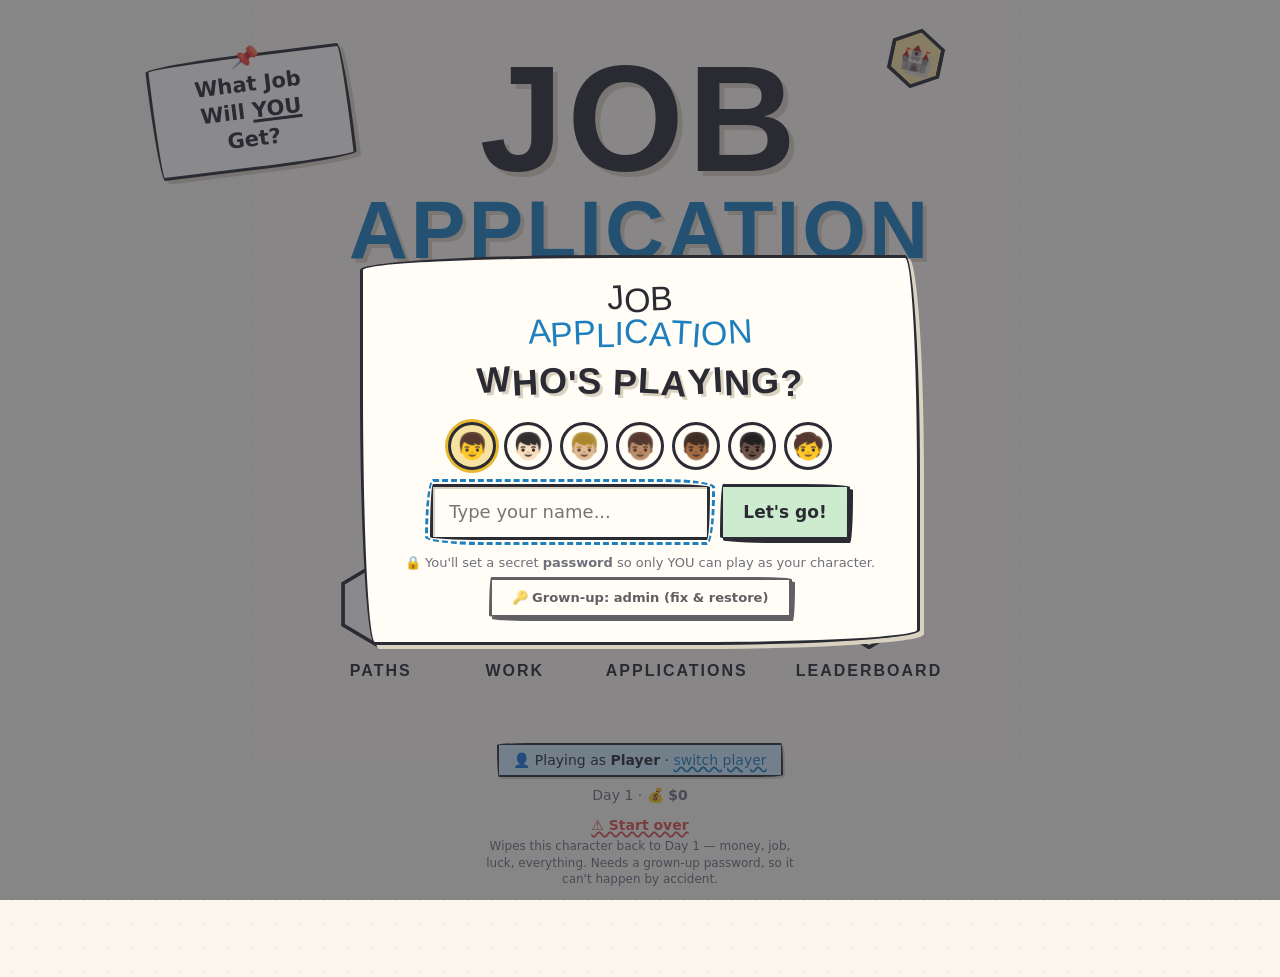
<file: index.html>
<!DOCTYPE html>
<html lang="en">
<head>
  <meta charset="utf-8">
  <meta name="viewport" content="width=device-width, initial-scale=1">
  <title>Job Application — What Job Will YOU Get?</title>
  <link rel="icon" href="data:image/svg+xml,<svg xmlns=%22http://www.w3.org/2000/svg%22 viewBox=%220 0 100 100%22><text y=%22.9em%22 font-size=%2290%22>🎣</text></svg>">
  <link rel="stylesheet" href="css/style.css">
</head>
<body data-page="home">
  <header id="site-header" hidden></header>
  <main>
    <div class="home-hero">
      <div class="flag">What Job<br>Will <u>YOU</u><br>Get?</div>

      <h1 class="logo">
        <span class="logo-line" data-spiky>JOB</span>
        <span class="logo-badge hex hex-gold"><span>🏰</span></span>
        <span class="logo-line logo-line2" data-spiky>APPLICATION</span>
      </h1>
      <div class="byline">By Jing &amp; Ash Games <span id="home-mythical" class="mythical-badge" hidden title="Owner of the Rainbow Black Diamond Mythical Chest">🌈👑</span></div>

      <a class="play-btn" href="levels.html" data-nav="levels" aria-label="Play">
        <span class="play-tri"></span>
      </a>
      <div class="play-label" data-spiky>PLAY</div>

      <nav class="home-nav">
        <a class="hex-nav" href="paths.html" data-nav="paths">
          <span class="hex"><span>💲</span></span><b>PATHS</b>
        </a>
        <a class="hex-nav" href="levels.html" data-nav="levels">
          <span class="hex"><span>💪</span></span><b>WORK</b>
        </a>
        <a class="hex-nav" href="applications.html" data-nav="applications">
          <span class="hex"><span>💼</span></span><b>APPLICATIONS</b>
        </a>
        <a class="hex-nav" href="leaderboard.html" data-nav="leaderboard">
          <span class="hex"><span>🏆</span></span><b>LEADERBOARD</b>
        </a>
      </nav>

      <div class="founder-special" id="founder-special" hidden></div>

      <section class="home-board" id="home-board" hidden>
        <h3 class="home-board-title" data-spiky>🏆 TOP PLAYERS</h3>
        <div class="lb-list" id="home-board-list"></div>
        <a class="home-board-link linkish" href="leaderboard.html" data-nav="leaderboard">See all players →</a>
      </section>

      <footer class="home-footer">
        <div class="home-playing">👤 Playing as <b id="home-player">Player</b> · <button class="linkish" id="home-switch">switch player</button></div>
        <div>Day <span id="home-day">1</span> · 💰 <b id="home-wealth">$0</b></div>
        <div class="home-danger">
          <button class="linkish home-reset-link" id="home-reset">⚠️ Start over</button>
          <small class="home-reset-note">Wipes this character back to Day 1 — money, job, luck, everything. Needs a grown-up password, so it can't happen by accident.</small>
        </div>
      </footer>
    </div>
  </main>

  <script src="js/data.js"></script>
  <script src="js/state.js"></script>
  <script src="js/cloud.js"></script>
  <script src="js/ui.js"></script>
  <script src="js/games/engine.js"></script>
  <script src="js/games/fishing.js"></script>
  <script src="js/games/workshift.js"></script>
  <script src="js/games/chef.js"></script>
  <script src="js/games/miner.js"></script>
  <script src="js/games/prisoner.js"></script>
  <script src="js/games/soldier.js"></script>
  <script src="js/games/peasant.js"></script>
  <script src="js/games/beekeeper.js"></script>
  <script src="js/games/nomad.js"></script>
  <script src="js/games/teacher.js"></script>
  <script src="js/games/criminal.js"></script>
  <script src="js/games/gamer.js"></script>
  <script src="js/games/bodyguard.js"></script>
  <script src="js/games/engineer.js"></script>
  <script src="js/games/executioner.js"></script>
  <script src="js/games/bountyhunter.js"></script>
  <script src="js/games/firefighter.js"></script>
  <script src="js/games/hardware.js"></script>
  <script src="js/games/athlete.js"></script>
  <script src="js/games/construction.js"></script>
  <script src="js/games/lawyer.js"></script>
  <script src="js/games/socialworker.js"></script>
  <script src="js/games/zookeeper.js"></script>
  <script src="js/games/detective.js"></script>
  <script src="js/games/archaeologist.js"></script>
  <script src="js/games/dungeoneer.js"></script>
  <script src="js/games/deadshot.js"></script>
  <script src="js/games/jobapplicator.js"></script>
  <script src="js/games/frogkeeper.js"></script>
  <script src="js/games/king.js"></script>
  <script src="js/apply.js"></script>
  <script src="js/pages/home.js"></script>
  <script src="js/pages/paths.js"></script>
  <script src="js/pages/applications.js"></script>
  <script src="js/pages/levels.js"></script>
  <script src="js/pages/leaderboard.js"></script>
  <script>Boot();</script>
</body>
</html>
</file>
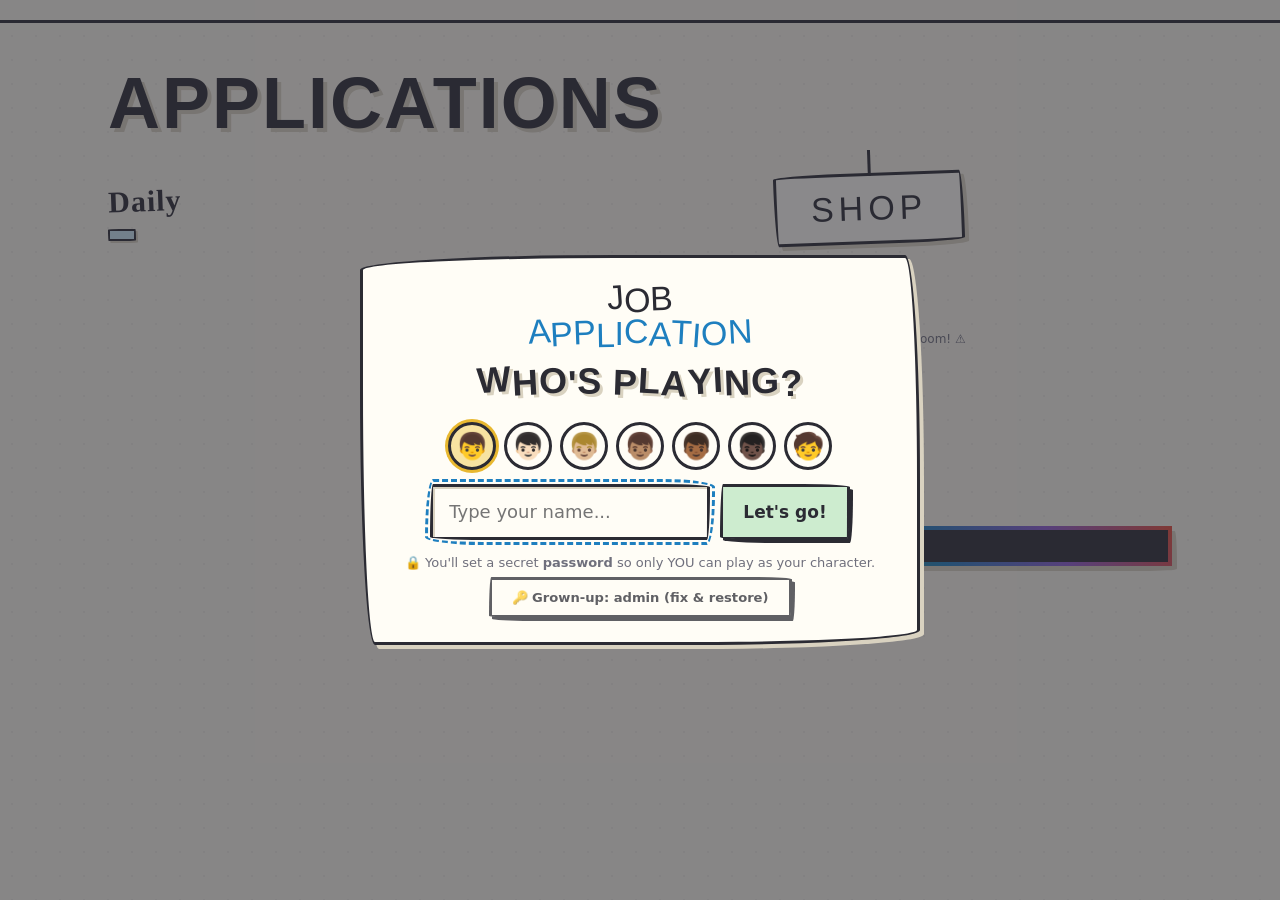
<file: applications.html>
<!DOCTYPE html>
<html lang="en">
<head>
  <meta charset="utf-8">
  <meta name="viewport" content="width=device-width, initial-scale=1">
  <title>Applications — Job Application</title>
  <link rel="icon" href="data:image/svg+xml,<svg xmlns=%22http://www.w3.org/2000/svg%22 viewBox=%220 0 100 100%22><text y=%22.9em%22 font-size=%2290%22>🎣</text></svg>">
  <link rel="stylesheet" href="css/style.css">
</head>
<body data-page="applications">
  <header id="site-header"></header>
  <main>
    <h1 data-spiky>APPLICATIONS</h1>
    <div class="apps-layout">
      <section class="daily">
        <h2 class="script-label">Daily</h2>
        <div class="offer-timer" id="apps-timer"></div>
        <div id="apps-offers"></div>
      </section>
      <section class="shop">
        <div class="shop-sign-post"><div class="shop-sign" data-spiky>SHOP</div></div>
        <h3 class="shop-section" data-spiky>POTIONS</h3>
        <p class="shop-note">Cheap &amp; random — could be luck, cash or a new job... or doom! ⚠️</p>
        <div class="shop-grid" id="shop-potions"></div>
        <div class="shop-head-row">
          <h3 class="shop-section" data-spiky>LUCKY</h3>
          <span class="luck-pill">Your luck: <b id="shop-luck">+0%</b></span>
        </div>
        <div class="shop-grid" id="shop-lucky"></div>
        <h3 class="shop-section" data-spiky>Applications</h3>
        <div class="shop-grid" id="shop-apps"></div>
        <div class="card mythical" id="shop-mythical"></div>
      </section>
    </div>
  </main>

  <script src="js/data.js"></script>
  <script src="js/state.js"></script>
  <script src="js/cloud.js"></script>
  <script src="js/ui.js"></script>
  <script src="js/games/engine.js"></script>
  <script src="js/games/fishing.js"></script>
  <script src="js/games/workshift.js"></script>
  <script src="js/games/chef.js"></script>
  <script src="js/games/miner.js"></script>
  <script src="js/games/prisoner.js"></script>
  <script src="js/games/soldier.js"></script>
  <script src="js/games/peasant.js"></script>
  <script src="js/games/beekeeper.js"></script>
  <script src="js/games/nomad.js"></script>
  <script src="js/games/teacher.js"></script>
  <script src="js/games/criminal.js"></script>
  <script src="js/games/gamer.js"></script>
  <script src="js/games/bodyguard.js"></script>
  <script src="js/games/engineer.js"></script>
  <script src="js/games/executioner.js"></script>
  <script src="js/games/bountyhunter.js"></script>
  <script src="js/games/firefighter.js"></script>
  <script src="js/games/hardware.js"></script>
  <script src="js/games/athlete.js"></script>
  <script src="js/games/construction.js"></script>
  <script src="js/games/lawyer.js"></script>
  <script src="js/games/socialworker.js"></script>
  <script src="js/games/zookeeper.js"></script>
  <script src="js/games/detective.js"></script>
  <script src="js/games/archaeologist.js"></script>
  <script src="js/games/dungeoneer.js"></script>
  <script src="js/games/deadshot.js"></script>
  <script src="js/games/jobapplicator.js"></script>
  <script src="js/games/frogkeeper.js"></script>
  <script src="js/games/king.js"></script>
  <script src="js/apply.js"></script>
  <script src="js/pages/home.js"></script>
  <script src="js/pages/paths.js"></script>
  <script src="js/pages/applications.js"></script>
  <script src="js/pages/levels.js"></script>
  <script src="js/pages/leaderboard.js"></script>
  <script>Boot();</script>
</body>
</html>
</file>
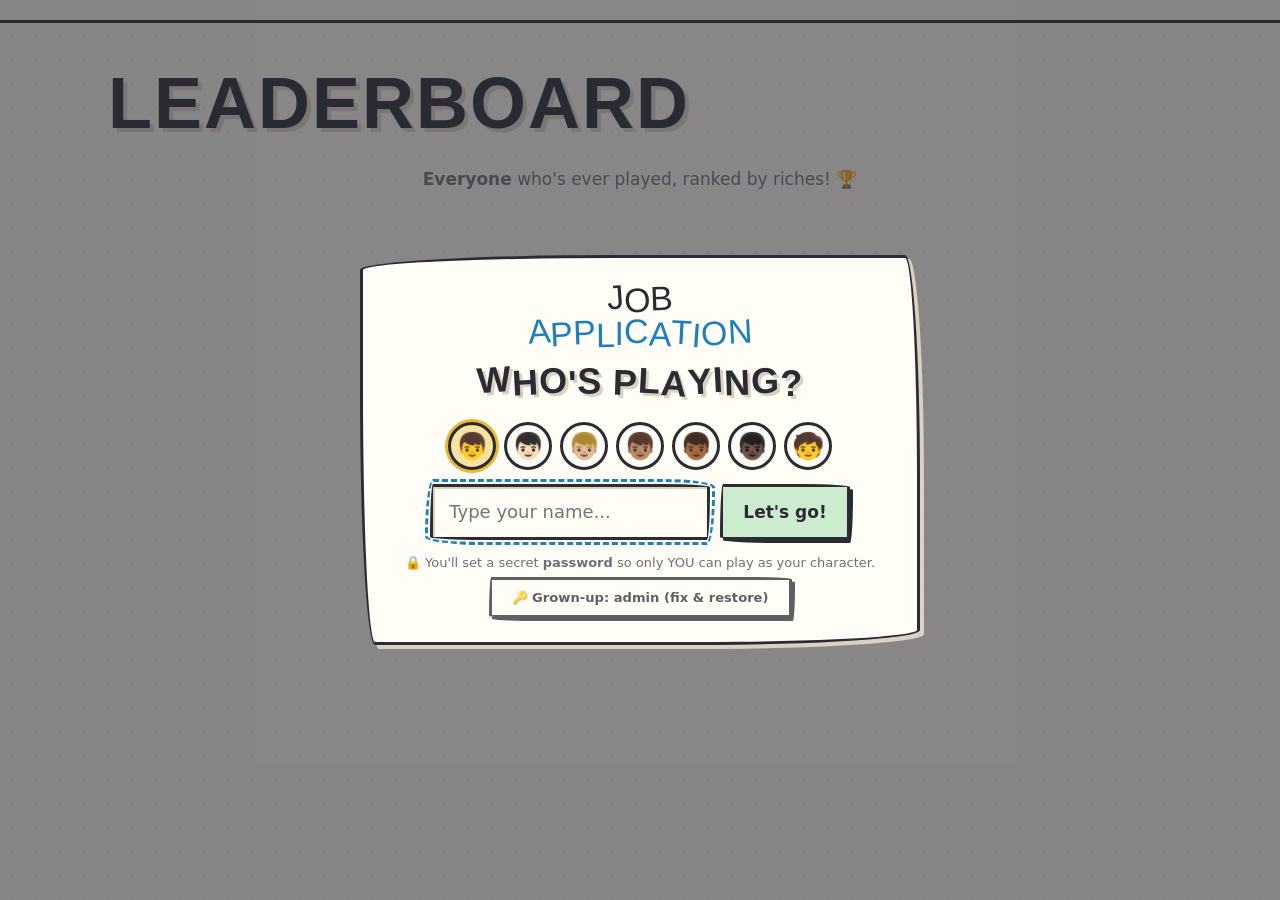
<file: leaderboard.html>
<!DOCTYPE html>
<html lang="en">
<head>
  <meta charset="utf-8">
  <meta name="viewport" content="width=device-width, initial-scale=1">
  <title>Leaderboard — Job Application</title>
  <link rel="icon" href="data:image/svg+xml,<svg xmlns=%22http://www.w3.org/2000/svg%22 viewBox=%220 0 100 100%22><text y=%22.9em%22 font-size=%2290%22>🏆</text></svg>">
  <link rel="stylesheet" href="css/style.css">
</head>
<body data-page="leaderboard">
  <header id="site-header"></header>
  <main>
    <h1 data-spiky>LEADERBOARD</h1>
    <p class="lb-subtitle"><b>Everyone</b> who's ever played, ranked by riches! 🏆</p>
    <div class="lb-status" id="lb-status"></div>
    <div class="lb-list" id="lb-list"></div>
  </main>

  <script src="js/data.js"></script>
  <script src="js/state.js"></script>
  <script src="js/cloud.js"></script>
  <script src="js/ui.js"></script>
  <script src="js/games/engine.js"></script>
  <script src="js/games/fishing.js"></script>
  <script src="js/games/workshift.js"></script>
  <script src="js/games/chef.js"></script>
  <script src="js/games/miner.js"></script>
  <script src="js/games/prisoner.js"></script>
  <script src="js/games/soldier.js"></script>
  <script src="js/games/peasant.js"></script>
  <script src="js/games/beekeeper.js"></script>
  <script src="js/games/nomad.js"></script>
  <script src="js/games/teacher.js"></script>
  <script src="js/games/criminal.js"></script>
  <script src="js/games/gamer.js"></script>
  <script src="js/games/bodyguard.js"></script>
  <script src="js/games/engineer.js"></script>
  <script src="js/games/executioner.js"></script>
  <script src="js/games/bountyhunter.js"></script>
  <script src="js/games/firefighter.js"></script>
  <script src="js/games/hardware.js"></script>
  <script src="js/games/athlete.js"></script>
  <script src="js/games/construction.js"></script>
  <script src="js/games/lawyer.js"></script>
  <script src="js/games/socialworker.js"></script>
  <script src="js/games/zookeeper.js"></script>
  <script src="js/games/detective.js"></script>
  <script src="js/games/archaeologist.js"></script>
  <script src="js/games/dungeoneer.js"></script>
  <script src="js/games/deadshot.js"></script>
  <script src="js/games/jobapplicator.js"></script>
  <script src="js/games/frogkeeper.js"></script>
  <script src="js/games/king.js"></script>
  <script src="js/apply.js"></script>
  <script src="js/pages/home.js"></script>
  <script src="js/pages/paths.js"></script>
  <script src="js/pages/applications.js"></script>
  <script src="js/pages/levels.js"></script>
  <script src="js/pages/leaderboard.js"></script>
  <script>Boot();</script>
</body>
</html>
</file>
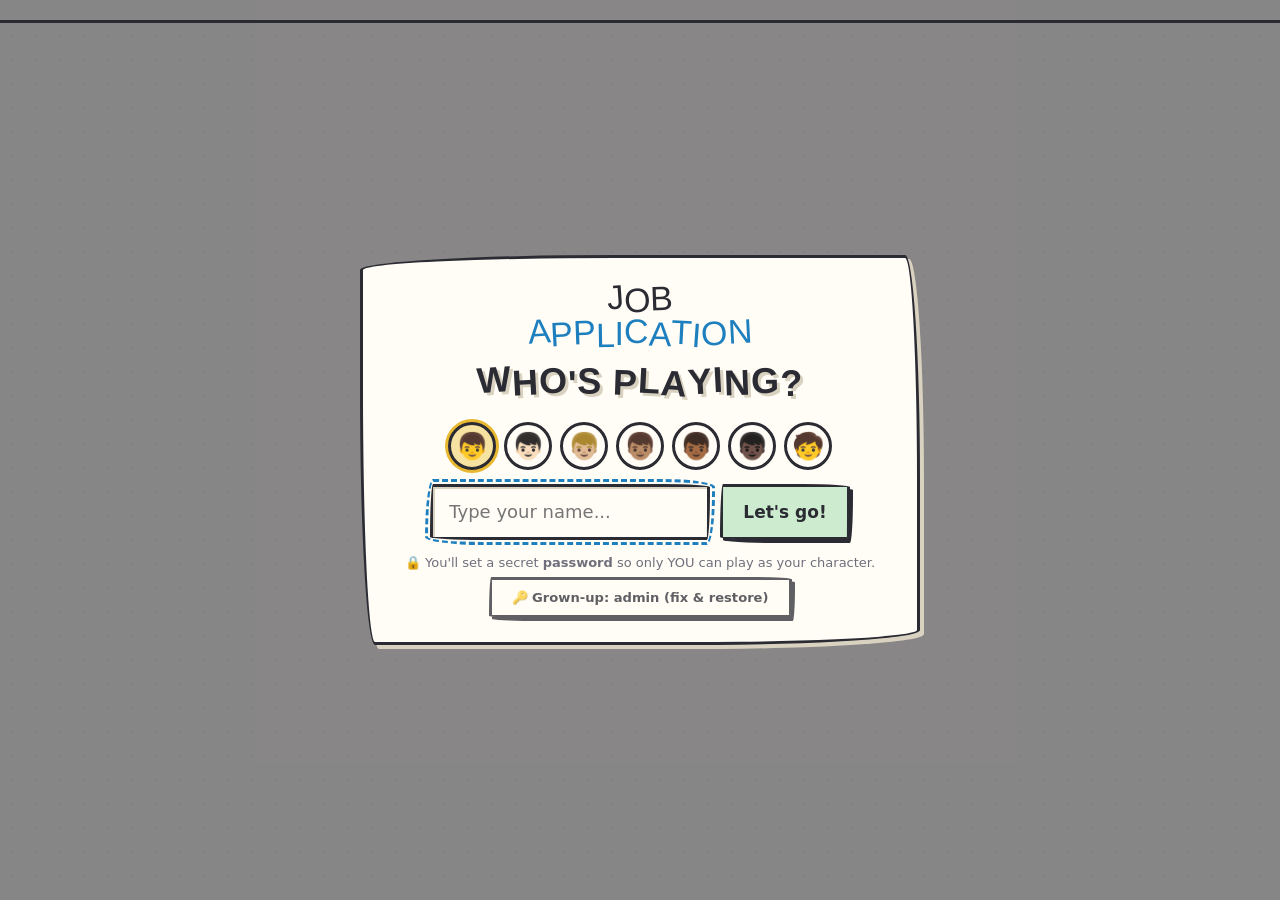
<file: levels.html>
<!DOCTYPE html>
<html lang="en">
<head>
  <meta charset="utf-8">
  <meta name="viewport" content="width=device-width, initial-scale=1">
  <title>Work — Job Application</title>
  <link rel="icon" href="data:image/svg+xml,<svg xmlns=%22http://www.w3.org/2000/svg%22 viewBox=%220 0 100 100%22><text y=%22.9em%22 font-size=%2290%22>🎣</text></svg>">
  <link rel="stylesheet" href="css/style.css">
</head>
<body data-page="levels">
  <header id="site-header"></header>
  <main>
    <div id="game-root"></div>
  </main>

  <script src="js/data.js"></script>
  <script src="js/state.js"></script>
  <script src="js/cloud.js"></script>
  <script src="js/ui.js"></script>
  <script src="js/games/engine.js"></script>
  <script src="js/games/fishing.js"></script>
  <script src="js/games/workshift.js"></script>
  <script src="js/games/chef.js"></script>
  <script src="js/games/miner.js"></script>
  <script src="js/games/prisoner.js"></script>
  <script src="js/games/soldier.js"></script>
  <script src="js/games/peasant.js"></script>
  <script src="js/games/beekeeper.js"></script>
  <script src="js/games/nomad.js"></script>
  <script src="js/games/teacher.js"></script>
  <script src="js/games/criminal.js"></script>
  <script src="js/games/gamer.js"></script>
  <script src="js/games/bodyguard.js"></script>
  <script src="js/games/engineer.js"></script>
  <script src="js/games/executioner.js"></script>
  <script src="js/games/bountyhunter.js"></script>
  <script src="js/games/firefighter.js"></script>
  <script src="js/games/hardware.js"></script>
  <script src="js/games/athlete.js"></script>
  <script src="js/games/construction.js"></script>
  <script src="js/games/lawyer.js"></script>
  <script src="js/games/socialworker.js"></script>
  <script src="js/games/zookeeper.js"></script>
  <script src="js/games/detective.js"></script>
  <script src="js/games/archaeologist.js"></script>
  <script src="js/games/dungeoneer.js"></script>
  <script src="js/games/deadshot.js"></script>
  <script src="js/games/jobapplicator.js"></script>
  <script src="js/games/frogkeeper.js"></script>
  <script src="js/games/king.js"></script>
  <script src="js/apply.js"></script>
  <script src="js/pages/home.js"></script>
  <script src="js/pages/paths.js"></script>
  <script src="js/pages/applications.js"></script>
  <script src="js/pages/levels.js"></script>
  <script src="js/pages/leaderboard.js"></script>
  <script>Boot();</script>
</body>
</html>
</file>
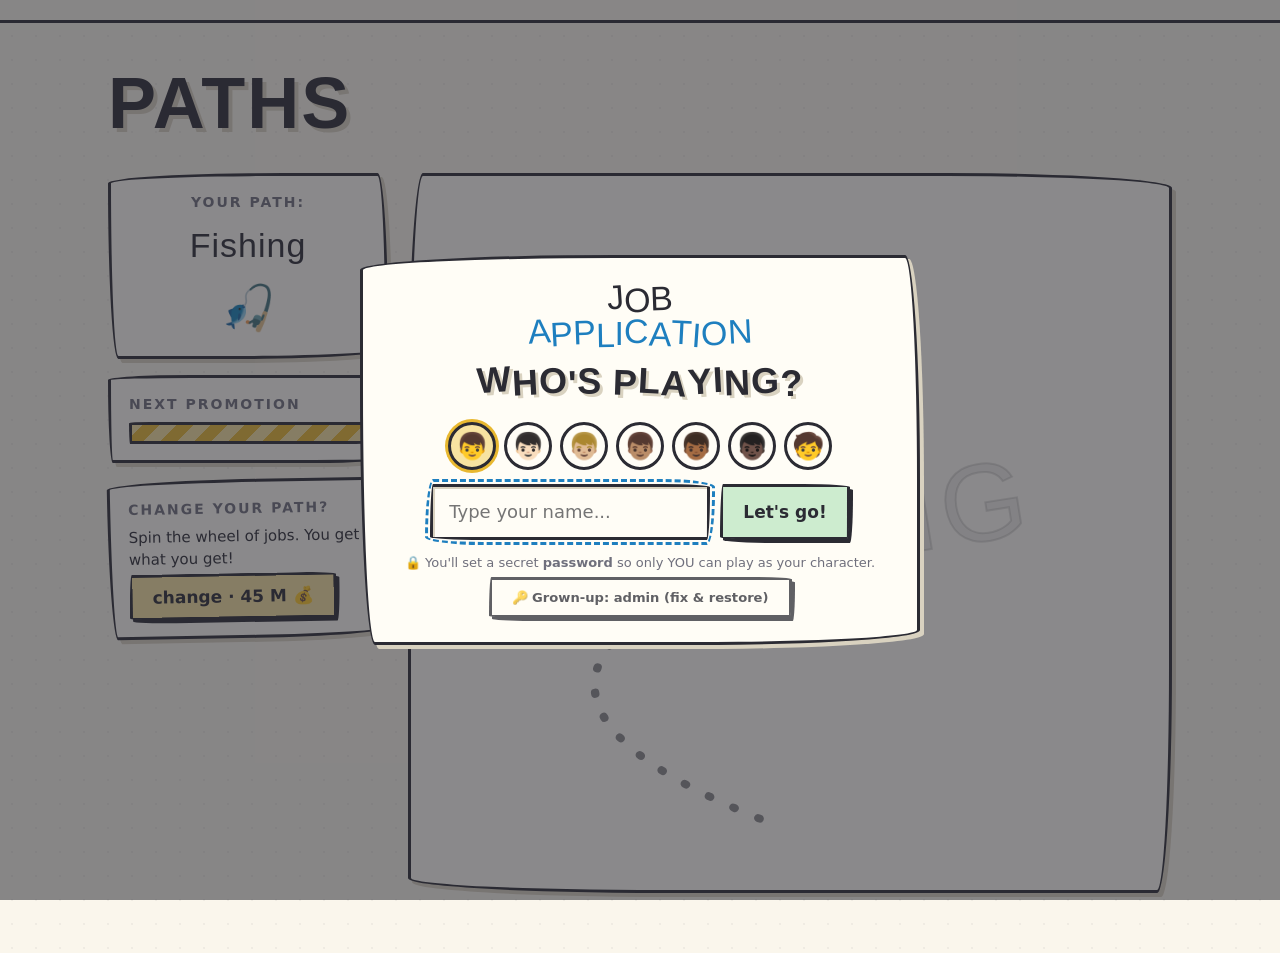
<file: paths.html>
<!DOCTYPE html>
<html lang="en">
<head>
  <meta charset="utf-8">
  <meta name="viewport" content="width=device-width, initial-scale=1">
  <title>Paths — Job Application</title>
  <link rel="icon" href="data:image/svg+xml,<svg xmlns=%22http://www.w3.org/2000/svg%22 viewBox=%220 0 100 100%22><text y=%22.9em%22 font-size=%2290%22>🎣</text></svg>">
  <link rel="stylesheet" href="css/style.css">
</head>
<body data-page="paths">
  <header id="site-header"></header>
  <main>
    <h1 data-spiky>PATHS</h1>
    <div class="paths-layout">
      <aside class="paths-side">
        <div class="card your-path-card">
          <h3>Your Path:</h3>
          <div class="path-name" id="pt-name">Fishing</div>
          <div class="path-emoji" id="pt-emoji">🎣</div>
        </div>
        <div class="card">
          <h3>NEXT PROMOTION</h3>
          <p id="pt-progress-text" class="hud-line"></p>
          <div class="shift-bar small"><div class="shift-fill" id="pt-progress"></div></div>
        </div>
        <div class="card change-card">
          <h3>Change your path?</h3>
          <p class="hud-line">Spin the wheel of jobs. You get what you get!</p>
          <button class="btn btn-money" id="pt-change">change · 45 M 💰</button>
        </div>
      </aside>
      <div class="trail card" id="pt-trail">
        <div class="trail-watermark" id="pt-watermark">FISHING</div>
        <svg viewBox="0 0 100 100" preserveAspectRatio="none" aria-hidden="true">
          <path id="pt-line" d="M 46 90 Q 18 78 26 66 Q 34 56 46 52 Q 60 47 56 42 Q 50 34 44 26 Q 38 18 40 12"
                fill="none" stroke="#2b2b33" stroke-width="1.1" stroke-linecap="round" stroke-dasharray="0.2 3.4" opacity="0.55"></path>
        </svg>
        <div class="trail-nodes" id="pt-nodes"></div>
      </div>
    </div>
  </main>

  <script src="js/data.js"></script>
  <script src="js/state.js"></script>
  <script src="js/cloud.js"></script>
  <script src="js/ui.js"></script>
  <script src="js/games/engine.js"></script>
  <script src="js/games/fishing.js"></script>
  <script src="js/games/workshift.js"></script>
  <script src="js/games/chef.js"></script>
  <script src="js/games/miner.js"></script>
  <script src="js/games/prisoner.js"></script>
  <script src="js/games/soldier.js"></script>
  <script src="js/games/peasant.js"></script>
  <script src="js/games/beekeeper.js"></script>
  <script src="js/games/nomad.js"></script>
  <script src="js/games/teacher.js"></script>
  <script src="js/games/criminal.js"></script>
  <script src="js/games/gamer.js"></script>
  <script src="js/games/bodyguard.js"></script>
  <script src="js/games/engineer.js"></script>
  <script src="js/games/executioner.js"></script>
  <script src="js/games/bountyhunter.js"></script>
  <script src="js/games/firefighter.js"></script>
  <script src="js/games/hardware.js"></script>
  <script src="js/games/athlete.js"></script>
  <script src="js/games/construction.js"></script>
  <script src="js/games/lawyer.js"></script>
  <script src="js/games/socialworker.js"></script>
  <script src="js/games/zookeeper.js"></script>
  <script src="js/games/detective.js"></script>
  <script src="js/games/archaeologist.js"></script>
  <script src="js/games/dungeoneer.js"></script>
  <script src="js/games/deadshot.js"></script>
  <script src="js/games/jobapplicator.js"></script>
  <script src="js/games/frogkeeper.js"></script>
  <script src="js/games/king.js"></script>
  <script src="js/apply.js"></script>
  <script src="js/pages/home.js"></script>
  <script src="js/pages/paths.js"></script>
  <script src="js/pages/applications.js"></script>
  <script src="js/pages/levels.js"></script>
  <script src="js/pages/leaderboard.js"></script>
  <script>Boot();</script>
</body>
</html>
</file>
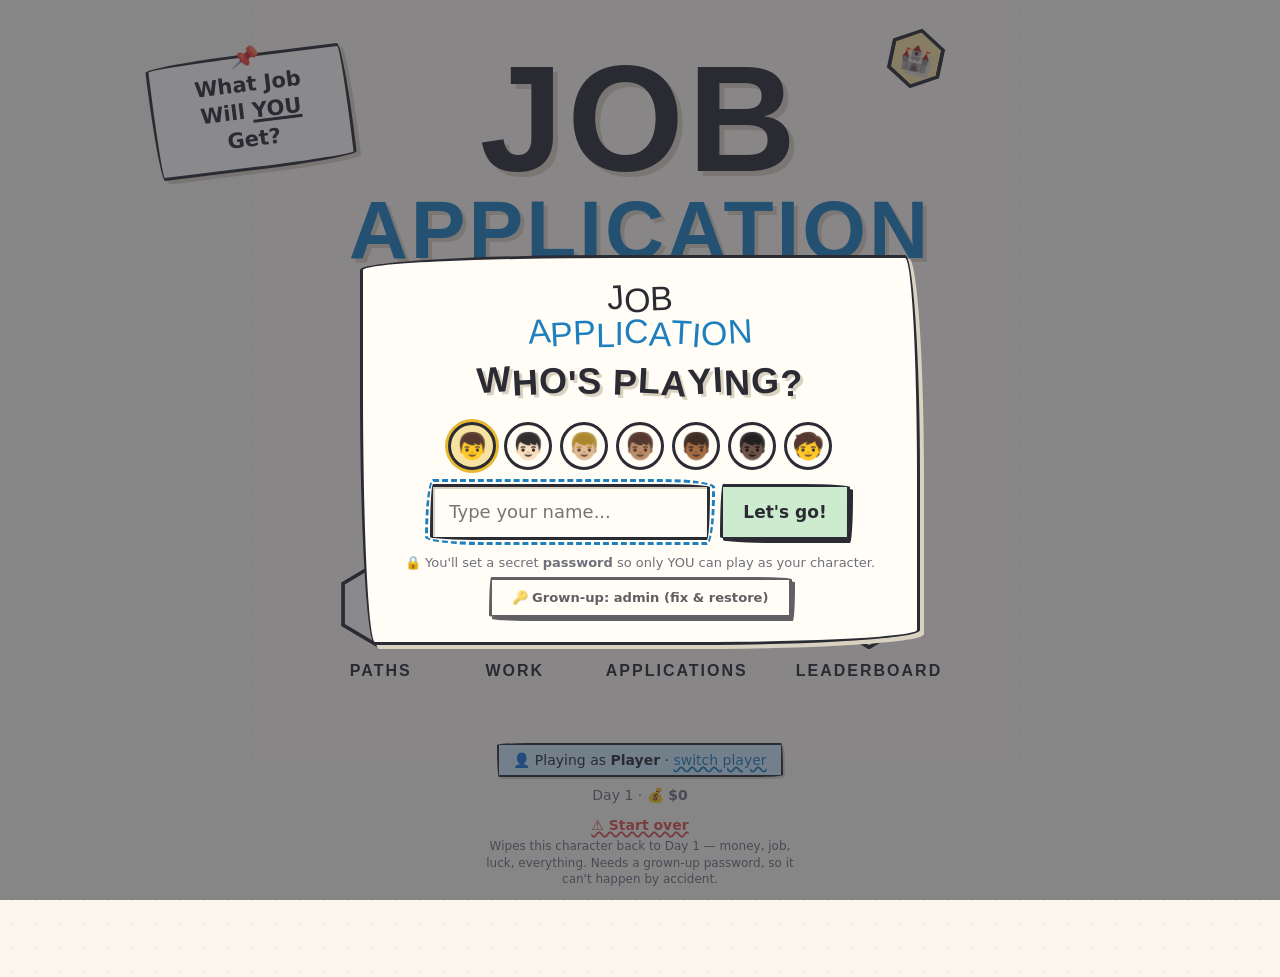
<file: play.html>
<!DOCTYPE html>
<html lang="en">
<head>
<meta charset="utf-8">
<meta name="viewport" content="width=device-width, initial-scale=1">
<link rel="icon" href="data:image/svg+xml,<svg xmlns=%22http://www.w3.org/2000/svg%22 viewBox=%220 0 100 100%22><text y=%22.9em%22 font-size=%2290%22>🎣</text></svg>">
<title>Job Application — What Job Will YOU Get?</title>
<style>
/* ============================================================
   JOB APPLICATION — the look.
   A pencil sketch that came to life: warm paper, graphite ink,
   marker-blue sea, coin gold. Hexagons everywhere (Asher's
   signature shape) and every border a little bit wobbly,
   like it was drawn by hand.
   ============================================================ */

:root {
  --paper: #faf6ec;
  --paper-2: #f3edde;
  --paper-shadow: #d9d2c0;
  --ink: #2b2b33;
  --pencil: #6f6f7c;
  --sea: #1e7fbf;
  --sea-light: #cde9f6;
  --money: #e8b830;
  --money-light: #f7e3a1;
  --go: #3fa555;
  --go-light: #cdeccf;
  --danger: #d9534f;
  --danger-light: #f6cccb;

  --font-display: 'Impact', 'Arial Black', 'Franklin Gothic Bold', sans-serif;
  --font-body: 'Trebuchet MS', 'Comic Sans MS', 'Segoe UI', system-ui, sans-serif;

  /* the hand-drawn wobble */
  --wobble: 255px 15px 225px 15px / 15px 225px 15px 255px;
  --wobble-2: 15px 225px 15px 255px / 255px 15px 225px 15px;
}

* { box-sizing: border-box; }

html, body { margin: 0; padding: 0; }

body {
  background-color: var(--paper);
  background-image: radial-gradient(rgba(43, 43, 51, 0.05) 1px, transparent 1.5px);
  background-size: 24px 24px;
  color: var(--ink);
  font-family: var(--font-body);
  line-height: 1.45;
  min-height: 100vh;
}

main { max-width: 1100px; margin: 0 auto; padding: 18px 18px 60px; }

h1 {
  font-family: var(--font-display);
  font-size: clamp(44px, 7vw, 72px);
  letter-spacing: 2px;
  margin: 10px 0 18px;
  text-shadow: 4px 4px 0 var(--paper-shadow);
}

h2 { font-family: var(--font-display); letter-spacing: 1px; }

/* spiky hand-lettering: each letter gets its own tilt (set by JS) */
.spiky span { display: inline-block; }

u { text-decoration-thickness: 3px; }

/* ---- hand-drawn cards & buttons ------------------------------ */
.card {
  background: #fffdf6;
  border: 3px solid var(--ink);
  border-radius: var(--wobble);
  box-shadow: 4px 4px 0 var(--paper-shadow);
  padding: 16px 18px;
}

.card h3 {
  margin: 0 0 8px;
  font-size: 14px;
  letter-spacing: 2px;
  text-transform: uppercase;
  color: var(--pencil);
}

.btn {
  display: inline-flex;
  align-items: center;
  justify-content: center;
  gap: 8px;
  font-family: var(--font-body);
  font-weight: bold;
  font-size: 17px;
  color: var(--ink);
  background: #fffdf6;
  border: 3px solid var(--ink);
  border-radius: var(--wobble-2);
  box-shadow: 3px 3px 0 var(--ink);
  padding: 10px 20px;
  cursor: pointer;
  text-decoration: none;
  transition: transform 0.06s ease, box-shadow 0.06s ease;
  touch-action: manipulation;
}

.btn:active { transform: translate(3px, 3px); box-shadow: 0 0 0 var(--ink); }
.btn:disabled { opacity: 0.55; cursor: default; }
.btn-go { background: var(--go-light); }
.btn-danger { background: var(--danger-light); }
.btn-money { background: var(--money-light); }
.btn-wait { background: var(--paper-2); }

.btn:focus-visible, a:focus-visible {
  outline: 3px dashed var(--sea);
  outline-offset: 3px;
}

.linkish {
  background: none; border: none; padding: 0;
  font: inherit; color: var(--sea);
  text-decoration: underline wavy 1.5px;
  cursor: pointer;
}

.shake { animation: shake 0.4s ease; }
@keyframes shake {
  0%, 100% { transform: translateX(0); }
  25% { transform: translateX(-6px) rotate(-2deg); }
  75% { transform: translateX(6px) rotate(2deg); }
}

.hint { color: var(--pencil); font-size: 14px; }

.danger-text { color: var(--danger); }

/* ---- hexagons (Asher's favorite shape) ----------------------- */
.hex {
  --hex-size: 64px;
  width: var(--hex-size);
  height: calc(var(--hex-size) * 1.05);
  clip-path: polygon(50% 0%, 96% 26%, 96% 74%, 50% 100%, 4% 74%, 4% 26%);
  background: var(--ink);
  display: grid;
  place-items: center;
  flex: none;
}

.hex > span {
  width: calc(100% - 8px);
  height: calc(100% - 8px);
  clip-path: polygon(50% 0%, 96% 26%, 96% 74%, 50% 100%, 4% 74%, 4% 26%);
  background: #fffdf6;
  display: grid;
  place-items: center;
  font-size: calc(var(--hex-size) * 0.42);
  font-weight: bold;
}

.hex-small { --hex-size: 38px; margin-left: auto; }
.hex-gold > span { background: var(--money-light); }

/* ---- top bar -------------------------------------------------- */
#site-header {
  position: sticky;
  top: 0;
  z-index: 30;
  display: flex;
  align-items: center;
  gap: 12px;
  padding: 10px 16px;
  background: var(--paper);
  border-bottom: 3px solid var(--ink);
}

#site-header[hidden] { display: none; }

.home-hex {
  font-size: 22px;
  text-decoration: none;
  border: 3px solid var(--ink);
  border-radius: var(--wobble-2);
  background: #fffdf6;
  padding: 4px 10px;
  box-shadow: 2px 2px 0 var(--paper-shadow);
}

#site-header nav { display: flex; gap: 6px; flex-wrap: wrap; }

#site-header nav a {
  font-family: var(--font-display);
  font-size: 15px;
  letter-spacing: 1.5px;
  color: var(--ink);
  text-decoration: none;
  padding: 7px 13px;
  border: 3px solid transparent;
  border-radius: var(--wobble-2);
}

#site-header nav a:hover { border-color: var(--ink); }
#site-header nav a.active {
  border-color: var(--ink);
  background: var(--money-light);
  box-shadow: 2px 2px 0 var(--paper-shadow);
}

.wealth-pill {
  margin-left: auto;
  border: 3px solid var(--ink);
  border-radius: var(--wobble);
  background: var(--money-light);
  padding: 6px 14px;
  font-size: 16px;
  white-space: nowrap;
  box-shadow: 2px 2px 0 var(--paper-shadow);
}

.wealth-pill b { font-variant-numeric: tabular-nums; }

.player-pill {
  margin-left: auto;
  font-family: var(--font-body);
  font-size: 15px;
  border: 3px solid var(--ink);
  border-radius: var(--wobble);
  background: var(--sea-light);
  padding: 6px 12px;
  cursor: pointer;
  white-space: nowrap;
  box-shadow: 2px 2px 0 var(--paper-shadow);
}

.player-pill + .wealth-pill { margin-left: 0; }
.player-pill:active { transform: translate(2px, 2px); box-shadow: 0 0 0 var(--paper-shadow); }

/* ---- HOME ------------------------------------------------------ */
.home-hero {
  min-height: calc(100vh - 40px);
  display: flex;
  flex-direction: column;
  align-items: center;
  justify-content: center;
  text-align: center;
  position: relative;
  padding: 30px 8px;
}

.flag {
  position: absolute;
  top: 4%;
  left: 4%;
  width: 200px;
  transform: rotate(-7deg);
  background: #fffdf6;
  border: 3px solid var(--ink);
  border-radius: var(--wobble);
  box-shadow: 4px 4px 0 var(--paper-shadow);
  padding: 14px 16px;
  font-size: 21px;
  font-weight: bold;
  line-height: 1.3;
}

.flag::before {
  content: '📌';
  position: absolute;
  top: -14px;
  left: 50%;
  transform: translateX(-50%) rotate(10deg);
  font-size: 22px;
}

.logo { margin: 0; position: relative; line-height: 0.95; }

.logo-line {
  display: block;
  font-family: var(--font-display);
  font-size: clamp(72px, 15vw, 150px);
  letter-spacing: 4px;
  text-shadow: 5px 5px 0 var(--paper-shadow);
}

.logo-line2 {
  font-size: clamp(38px, 8vw, 82px);
  letter-spacing: 3px;
  color: var(--sea);
  text-shadow: 4px 4px 0 var(--paper-shadow);
}

.logo-badge {
  --hex-size: 58px;
  position: absolute;
  top: -20px;
  right: -14px;
  transform: rotate(12deg);
}

.byline {
  margin-top: 14px;
  color: var(--pencil);
  font-size: 16px;
  text-decoration: underline wavy 1.5px;
}

.mythical-badge { text-decoration: none; font-size: 18px; }

.play-btn {
  margin-top: 38px;
  width: 118px;
  height: 118px;
  border: 7px solid var(--ink);
  border-radius: 50%;
  background: #fffdf6;
  display: grid;
  place-items: center;
  box-shadow: 5px 5px 0 var(--paper-shadow);
  transition: transform 0.12s ease;
}

.play-btn:hover { transform: scale(1.07) rotate(-3deg); }
.play-btn:active { transform: scale(0.96); }

.play-tri {
  width: 0;
  height: 0;
  border-left: 46px solid var(--ink);
  border-top: 29px solid transparent;
  border-bottom: 29px solid transparent;
  margin-left: 12px;
}

.play-label {
  margin-top: 10px;
  font-family: var(--font-display);
  font-size: 30px;
  letter-spacing: 6px;
}

.home-nav {
  display: flex;
  gap: clamp(18px, 5vw, 48px);
  margin-top: 44px;
  flex-wrap: wrap;
  justify-content: center;
}

.hex-nav {
  display: flex;
  flex-direction: column;
  align-items: center;
  gap: 10px;
  text-decoration: none;
  color: var(--ink);
}

.hex-nav .hex { --hex-size: 86px; transition: transform 0.12s ease; }
.hex-nav:hover .hex { transform: rotate(-6deg) scale(1.08); }
.hex-nav b { font-family: var(--font-display); letter-spacing: 2px; font-size: 16px; }

.home-footer { margin-top: 40px; color: var(--pencil); font-size: 14px; display: grid; gap: 8px; justify-items: center; }

.home-playing {
  background: var(--sea-light);
  border: 2.5px solid var(--ink);
  border-radius: var(--wobble);
  padding: 5px 14px;
  color: var(--ink);
  box-shadow: 2px 2px 0 var(--paper-shadow);
}

/* START OVER is a wipe — dress the link as a clear warning and say what it does */
.home-danger { display: grid; gap: 3px; justify-items: center; margin-top: 2px; }
.home-reset-link { color: var(--danger); text-decoration-color: var(--danger); font-weight: 700; }
.home-reset-note { color: var(--pencil); font-size: 12px; max-width: 330px; line-height: 1.35; }

/* ---- PATHS ------------------------------------------------------ */
.paths-layout {
  display: grid;
  grid-template-columns: 280px 1fr;
  gap: 20px;
  align-items: start;
}

.paths-side { display: grid; gap: 16px; }

.your-path-card { text-align: center; }
.path-name { font-family: var(--font-display); font-size: 34px; letter-spacing: 1px; }
.path-emoji { font-size: 44px; margin-top: 6px; }

.change-card { transform: rotate(-1deg); }

.trail {
  position: relative;
  min-height: 720px;
  overflow: hidden;
  border-radius: var(--wobble-2);
}

.trail svg { position: absolute; inset: 0; width: 100%; height: 100%; }

.trail-watermark {
  position: absolute;
  inset: 0;
  display: grid;
  place-items: center;
  font-family: var(--font-display);
  font-size: clamp(54px, 10vw, 110px);
  letter-spacing: 6px;
  color: rgba(43, 43, 51, 0.07);
  -webkit-text-stroke: 2px rgba(43, 43, 51, 0.14);
  transform: rotate(-9deg);
  pointer-events: none;
  user-select: none;
}

.trail-nodes { position: absolute; inset: 0; }

.trail-node {
  position: absolute;
  transform: translate(-50%, -50%);
  display: flex;
  flex-direction: column;
  align-items: center;
  gap: 6px;
}

.trail-node .hex { --hex-size: 72px; }

.trail-node.boss .hex { --hex-size: 96px; }

.trail-node.locked .hex > span { background: #4a4a55; font-size: 30px; }
.trail-node.boss.locked .hex { background: #1c1c22; }
.trail-node.boss.locked .hex > span { background: #33333d; }

.trail-node.current .hex { background: var(--money); animation: node-pulse 1.6s ease infinite; }
.trail-node.current .hex > span { background: var(--money-light); }

.trail-node.done .hex { background: var(--go); }
.trail-node.done .hex > span { background: var(--go-light); color: var(--go); font-size: 34px; }

@keyframes node-pulse {
  0%, 100% { transform: scale(1); }
  50% { transform: scale(1.06) rotate(2deg); }
}

.node-label {
  background: #fffdf6;
  border: 2.5px solid var(--ink);
  border-radius: var(--wobble);
  padding: 3px 10px;
  font-size: 13px;
  white-space: nowrap;
  box-shadow: 2px 2px 0 var(--paper-shadow);
}

.trail-node.locked .node-label { color: var(--pencil); background: var(--paper-2); }

/* ---- APPLICATIONS ------------------------------------------------ */
.apps-layout {
  display: grid;
  grid-template-columns: minmax(300px, 5fr) 7fr;
  gap: 26px;
  align-items: start;
}

.script-label {
  font-family: 'Comic Sans MS', 'Segoe Print', 'Bradley Hand', cursive;
  font-size: 30px;
  margin: 0 0 12px;
  transform: rotate(-2deg);
}

.offer-timer {
  display: inline-block;
  margin-bottom: 12px;
  border: 2.5px solid var(--ink);
  border-radius: var(--wobble);
  background: var(--sea-light);
  padding: 4px 12px;
  font-size: 14px;
  font-weight: bold;
  font-variant-numeric: tabular-nums;
  box-shadow: 2px 2px 0 var(--paper-shadow);
}

.offer-card { margin-bottom: 16px; }
.empty-card { color: var(--pencil); text-align: center; }

.job-card-head { display: flex; align-items: center; gap: 10px; flex-wrap: wrap; }
.job-card-name { font-size: 22px; }

.rarity-chip {
  border: 2.5px solid var(--chip, var(--pencil));
  color: var(--chip, var(--pencil));
  border-radius: var(--wobble);
  padding: 1px 10px;
  font-size: 13px;
  font-weight: bold;
  background: #fffdf6;
}

.job-card-stats { margin-top: 10px; display: grid; gap: 3px; font-size: 15px; }

.offer-actions { display: flex; gap: 12px; margin-top: 14px; }

/* the shop */
.shop { position: relative; }

.shop-sign-post { text-align: center; margin-bottom: 14px; }

.shop-sign {
  display: inline-block;
  font-family: var(--font-display);
  font-size: 34px;
  letter-spacing: 5px;
  background: #fffdf6;
  border: 3.5px solid var(--ink);
  border-radius: var(--wobble);
  box-shadow: 4px 4px 0 var(--paper-shadow);
  padding: 8px 34px;
  transform: rotate(-2deg);
  position: relative;
}

.shop-sign::before {
  content: '';
  position: absolute;
  top: -26px;
  left: 50%;
  width: 3px;
  height: 26px;
  background: var(--ink);
}

.shop-head-row { display: flex; align-items: center; gap: 14px; flex-wrap: wrap; }

.shop-section {
  font-family: var(--font-display);
  font-size: 24px;
  letter-spacing: 3px;
  margin: 18px 0 10px;
  border: 3px solid var(--ink);
  border-radius: var(--wobble-2);
  display: inline-block;
  padding: 3px 16px;
  background: var(--sea-light);
  box-shadow: 3px 3px 0 var(--paper-shadow);
}

.luck-pill {
  border: 2.5px solid var(--ink);
  border-radius: var(--wobble);
  background: var(--go-light);
  padding: 4px 12px;
  font-size: 14px;
}

.shop-grid {
  display: grid;
  grid-template-columns: repeat(auto-fill, minmax(155px, 1fr));
  gap: 14px;
}

.shop-item {
  display: flex;
  flex-direction: column;
  align-items: center;
  gap: 7px;
  text-align: center;
  padding: 14px 10px;
}

.shop-item.owned { background: var(--paper-2); border-style: dashed; }
.shop-emoji { font-size: 42px; line-height: 1; }
.shop-name { font-size: 15px; }
.shop-blurb { font-size: 13px; color: var(--pencil); flex: 1; }
.shop-stock { font-size: 11px; color: var(--pencil); letter-spacing: .3px; }
.lucky-complete { grid-column: 1 / -1; background: var(--money-light); }
.shop-note { font-size: 12px; color: var(--pencil); margin: -2px 0 8px; }
.potion-item .shop-emoji { animation: potion-bob 2.4s ease-in-out infinite; }
.potion-glug { font-size: 72px; text-align: center; animation: potion-bob 1.6s ease-in-out infinite; }
.potion-reveal { text-align: center; }
@keyframes potion-bob { 0%, 100% { transform: translateY(0) rotate(-3deg); } 50% { transform: translateY(-5px) rotate(3deg); } }

.owned-badge {
  border: 2.5px solid var(--money);
  color: #9a7714;
  background: var(--money-light);
  border-radius: var(--wobble);
  font-weight: bold;
  font-size: 13px;
  padding: 3px 12px;
}

.mythical {
  margin-top: 20px;
  background: var(--ink);
  color: var(--paper);
  border: 4px solid transparent;
  border-image: linear-gradient(60deg, #e74c3c, #e8b830, #3fa555, #1e7fbf, #8d5bd4, #e74c3c) 1;
  box-shadow: 5px 5px 0 var(--paper-shadow);
}

.mythical-inner { text-align: center; display: grid; gap: 8px; justify-items: center; }
.mythical .shop-name { font-size: 18px; }
.mythical .shop-blurb { color: #cfcfd8; }
.mythical-emoji { font-size: 56px; animation: myth-glow 2.4s ease infinite; }
.mythical-actions { display: flex; gap: 12px; flex-wrap: wrap; justify-content: center; }

@keyframes myth-glow {
  0%, 100% { transform: scale(1) rotate(-3deg); filter: drop-shadow(0 0 2px #fff); }
  50% { transform: scale(1.12) rotate(3deg); filter: drop-shadow(0 0 12px #ffe9a8); }
}

/* ---- LEVELS: fishing & work days ---------------------------------- */
.fishing-layout, .work-layout {
  display: grid;
  grid-template-columns: 265px 1fr;
  gap: 18px;
  align-items: start;
  margin-top: 8px;
}

.fishing-side { display: grid; gap: 14px; }

.hud-card .hud-job { font-family: var(--font-display); font-size: 24px; letter-spacing: 1px; }
.hud-line { font-size: 15px; margin: 3px 0; color: var(--ink); }
.hp-line .hearts { font-size: 16px; letter-spacing: 2px; vertical-align: middle; }

.collection { list-style: none; margin: 0; padding: 0; max-height: 240px; overflow-y: auto; }
.collection li {
  display: flex;
  justify-content: space-between;
  gap: 10px;
  padding: 4px 2px;
  border-bottom: 2px dashed var(--paper-shadow);
  font-size: 15px;
}
.collection li b { font-variant-numeric: tabular-nums; white-space: nowrap; }
.collection li.empty { color: var(--pencil); border: none; }
.collection-total { margin-top: 8px; font-size: 16px; }
.collection-total b { color: #9a7714; }

/* the fishing ROD card + the per-job GEAR card + upgrades */
.rod-name, .gear-now { font-size: 18px; margin-bottom: 2px; }
.rod-emoji, .gear-emoji { font-size: 22px; }
.rod-buy, .gear-buy { width: 100%; margin-top: 8px; font-size: 14px; }
.rod-hint { margin: 6px 0 0; font-size: 13px; text-align: center; }
.rod-max {
  margin-top: 8px; text-align: center; font-family: var(--font-display);
  letter-spacing: 1px; color: #9a7714;
}

.fishing-main { display: flex; flex-direction: column; gap: 12px; align-items: center; }

.shift-bar {
  position: relative;
  width: 100%;
  height: 30px;
  border: 3px solid var(--ink);
  border-radius: var(--wobble);
  background: #fffdf6;
  overflow: hidden;
  box-shadow: 3px 3px 0 var(--paper-shadow);
}

.shift-bar.small { height: 22px; box-shadow: none; }

.shift-fill {
  height: 100%;
  width: 100%;
  background: repeating-linear-gradient(-45deg, var(--money-light), var(--money-light) 12px, var(--money) 12px, var(--money) 24px);
  transition: width 0.2s linear;
}

.shift-bar span {
  position: absolute;
  right: 12px;
  top: 50%;
  transform: translateY(-50%);
  font-weight: bold;
  font-size: 14px;
  white-space: nowrap;
}

.canvas-frame {
  position: relative;
  width: 100%;
  padding: 6px;
  border-radius: var(--wobble-2);
}

.canvas-frame canvas {
  display: block;
  width: 100%;
  height: auto;
  border-radius: 12px;
  cursor: crosshair;
  /* The canvas owns every touch gesture on it: taps fire instantly and
     finger-drags track properly, instead of the browser stealing them
     for scrolling/zoom (which made games feel dead to the touch). */
  touch-action: none;
  user-select: none;
  -webkit-user-select: none;
  -webkit-touch-callout: none;
}

.action-btn { font-size: 24px; padding: 14px 42px; min-width: 240px; }

/* the CATCH! banner */
.catch-banner {
  position: absolute;
  left: 50%;
  top: 12%;
  transform: translateX(-50%);
  text-align: center;
  pointer-events: none;
  animation: banner-pop 0.25s ease;
  width: max-content;
  max-width: 90%;
}

@keyframes banner-pop {
  from { transform: translateX(-50%) scale(0.4); opacity: 0; }
  to { transform: translateX(-50%) scale(1); opacity: 1; }
}

.catch-word {
  font-family: var(--font-display);
  font-size: clamp(40px, 7vw, 64px);
  letter-spacing: 3px;
  transform: rotate(-4deg);
  text-shadow:
    -2px -2px 0 #fff, 2px -2px 0 #fff, -2px 2px 0 #fff, 2px 2px 0 #fff,
    5px 5px 0 var(--paper-shadow);
  position: relative;
  display: inline-block;
}

.catch-word::before, .catch-word::after {
  content: '';
  position: absolute;
  top: 50%;
  width: 40px;
  height: 6px;
  background: var(--ink);
  border-radius: 3px;
}

.catch-word::before { left: -56px; transform: rotate(-24deg); }
.catch-word::after { right: -56px; transform: rotate(24deg); }

.catch-fish { font-size: 24px; font-weight: bold; text-shadow: -1.5px -1.5px 0 #fff, 1.5px -1.5px 0 #fff, -1.5px 1.5px 0 #fff, 1.5px 1.5px 0 #fff; }

.catch-value {
  display: inline-block;
  margin-top: 8px;
  background: var(--money-light);
  border: 3px solid var(--ink);
  border-radius: var(--wobble);
  padding: 4px 16px;
  font-weight: bold;
  font-size: 18px;
  box-shadow: 3px 3px 0 rgba(43, 43, 51, 0.25);
}

.catch-banner.legendary .catch-word { color: #9a7714; }
.catch-banner.epic .catch-word { color: #7a4fb0; }
.catch-banner.divine .catch-word { color: #c0398a; }
.catch-banner.stolen .catch-word { color: var(--danger); font-size: 44px; }

/* the rarest tier: a shimmering rainbow "CATCH!" for the Black Diamond Jingfish */
.catch-banner.transcendent .catch-word {
  background: linear-gradient(90deg, #e74c3c, #e8b830, #3fa555, #1e7fbf, #8d5bd4, #e74c3c);
  background-size: 200% 100%;
  -webkit-background-clip: text; background-clip: text;
  -webkit-text-fill-color: transparent; color: transparent;
  text-shadow: none;
  -webkit-text-stroke: 2.5px rgba(43, 43, 51, 0.7);
  animation: rainbow-shift 2s linear infinite;
}
@keyframes rainbow-shift { to { background-position: 200% 0; } }

.catch-banner.transcendent .fish-rarity {
  color: #7c3aed;
  border-image: linear-gradient(90deg, #e74c3c, #e8b830, #3fa555, #1e7fbf, #8d5bd4, #e74c3c) 1;
}

/* the rarity chip on a fish catch (common has none) */
.fish-rarity {
  display: inline-block;
  margin-top: 6px;
  border: 2.5px solid var(--chip, var(--pencil));
  color: var(--chip, var(--pencil));
  background: #fffdf6;
  border-radius: var(--wobble);
  padding: 1px 12px;
  font-size: 14px;
  font-weight: bold;
  letter-spacing: 1px;
  text-transform: uppercase;
}

/* work day */
.work-scene {
  width: 100%;
  min-height: 340px;
  position: relative;
  display: flex;
  flex-direction: column;
  align-items: center;
  justify-content: center;
  gap: 14px;
  overflow: hidden;
}

.work-emoji { font-size: 110px; line-height: 1; transition: transform 0.09s ease; }
.work-title { font-family: var(--font-display); font-size: 22px; letter-spacing: 1px; }
.work-taps { min-height: 26px; font-size: 18px; }

.danger-overlay {
  position: absolute;
  inset: 0;
  background: rgba(250, 240, 214, 0.96);
  border: 6px solid var(--danger);
  border-radius: inherit;
  display: flex;
  flex-direction: column;
  align-items: center;
  justify-content: center;
  gap: 16px;
  z-index: 5;
}

.danger-word {
  font-family: var(--font-display);
  font-size: clamp(26px, 5vw, 44px);
  color: var(--danger);
  letter-spacing: 2px;
  animation: danger-flash 0.35s steps(2) infinite;
}

@keyframes danger-flash { 50% { opacity: 0.35; } }

.danger-tap { font-size: 24px; padding: 16px 40px; }

.danger-timer {
  width: 60%;
  height: 14px;
  border: 3px solid var(--ink);
  border-radius: var(--wobble);
  overflow: hidden;
  background: #fffdf6;
}

.danger-timer-fill { height: 100%; width: 100%; background: var(--danger); }

/* ---- popups: modal, toast, confetti, money ------------------------ */
.overlay {
  position: fixed;
  inset: 0;
  background: rgba(43, 43, 51, 0.55);
  display: grid;
  place-items: center;
  z-index: 60;
  padding: 16px;
}

.modal {
  position: relative;
  max-width: 560px;
  width: 100%;
  max-height: 88vh;
  overflow-y: auto;
  padding: 24px;
  animation: banner-pop 0.22s ease;
  transform-origin: center;
}

@keyframes modal-pop { from { transform: scale(0.6); opacity: 0; } }

.modal-x {
  position: absolute;
  top: 10px;
  right: 12px;
  border: 2.5px solid var(--ink);
  background: #fffdf6;
  border-radius: 50%;
  width: 34px;
  height: 34px;
  font-size: 15px;
  font-weight: bold;
  cursor: pointer;
}

.day-summary { text-align: center; }
.day-summary h2 { font-size: clamp(30px, 5vw, 42px); margin: 4px 0 12px; text-shadow: 3px 3px 0 var(--paper-shadow); }
.day-summary .collection { max-height: 200px; text-align: left; margin: 10px auto; max-width: 360px; }
.day-summary .job-card { text-align: left; margin: 10px 0; }

.promo-banner {
  background: var(--money-light);
  border: 3px solid var(--ink);
  border-radius: var(--wobble);
  padding: 10px 14px;
  font-size: 17px;
  margin-bottom: 10px;
}

.summary-salary { font-size: 20px; margin: 12px 0; }
.summary-salary b { color: #9a7714; }

.summary-actions {
  display: flex;
  gap: 12px;
  justify-content: center;
  flex-wrap: wrap;
  margin-top: 16px;
}

.toast {
  position: fixed;
  left: 50%;
  bottom: 26px;
  transform: translate(-50%, 20px);
  background: var(--ink);
  color: var(--paper);
  border-radius: var(--wobble);
  padding: 12px 22px;
  font-weight: bold;
  font-size: 16px;
  opacity: 0;
  transition: transform 0.25s ease, opacity 0.25s ease;
  z-index: 80;
  max-width: 90vw;
  text-align: center;
}

.toast.show { transform: translate(-50%, 0); opacity: 1; }

.confetti {
  position: fixed;
  top: -6vh;
  z-index: 70;
  pointer-events: none;
  animation: confetti-fall 2.2s linear forwards;
}

@keyframes confetti-fall {
  to { transform: translateY(112vh) rotate(540deg); }
}

.money-pop {
  position: fixed;
  transform: translateX(-50%);
  font-weight: bold;
  font-size: 20px;
  color: #2f7d3f;
  text-shadow: 1px 1px 0 #fff;
  z-index: 75;
  pointer-events: none;
  animation: pop-rise 1.3s ease forwards;
}

.money-pop.down { color: var(--danger); }

@keyframes pop-rise {
  from { opacity: 0; margin-top: 0; }
  15% { opacity: 1; }
  to { opacity: 0; margin-top: 46px; }
}

/* chest opening */
.chest-emoji { font-size: 84px; margin: 10px 0; }
.chest-emoji.shaking { animation: chest-shake 0.9s ease; }

@keyframes chest-shake {
  0%, 100% { transform: rotate(0); }
  20% { transform: rotate(-12deg) scale(1.05); }
  40% { transform: rotate(10deg) scale(1.1); }
  60% { transform: rotate(-8deg) scale(1.15); }
  80% { transform: rotate(6deg) scale(1.2); }
}

/* ---- THE WHEEL ----------------------------------------------------- */
.wheel-wrap { text-align: center; }

.wheel-title { font-size: clamp(24px, 4vw, 34px); margin: 0 0 12px; text-shadow: 3px 3px 0 var(--paper-shadow); }

.wheel-stage {
  position: relative;
  width: min(74vw, 400px);
  margin: 0 auto;
}

.wheel-stage canvas { width: 100%; height: auto; display: block; }

.wheel-pointer {
  position: absolute;
  top: -16px;
  left: 50%;
  transform: translateX(-50%);
  font-size: 40px;
  color: var(--danger);
  text-shadow: -2px -2px 0 #fff, 2px -2px 0 #fff, -2px 2px 0 #fff, 2px 2px 0 #fff;
  z-index: 2;
}

.wheel-hub {
  position: absolute;
  top: 50%;
  left: 50%;
  transform: translate(-50%, -50%);
  width: 54px;
  height: 54px;
  background: #fffdf6;
  border: 4px solid var(--ink);
  border-radius: 50%;
  display: grid;
  place-items: center;
  font-size: 24px;
}

.wheel-spin-btn { margin-top: 16px; font-size: 20px; padding: 12px 34px; }
.wheel-note { color: var(--pencil); font-size: 14px; margin-bottom: 0; }

/* ---- WHO'S PLAYING? sign-in gate ------------------------------------ */
.signin { text-align: center; }

.signin-logo { font-family: var(--font-display); line-height: 1; margin-bottom: 6px; }
.signin-logo span { font-size: 34px; }
.signin-logo .signin-logo2 { color: var(--sea); font-size: 26px; display: block; }

.signin-title {
  font-size: clamp(26px, 5vw, 36px);
  margin: 6px 0 14px;
  text-shadow: 3px 3px 0 var(--paper-shadow);
}

.signin-sub { color: var(--pencil); font-size: 14px; margin-bottom: 8px; }

.signin-players { display: grid; gap: 10px; margin-bottom: 6px; }

.signin-player {
  display: flex;
  align-items: center;
  gap: 12px;
  text-align: left;
  background: #fffdf6;
  border: 3px solid var(--ink);
  border-radius: var(--wobble-2);
  box-shadow: 3px 3px 0 var(--paper-shadow);
  padding: 8px 14px;
  cursor: pointer;
  font: inherit;
  transition: transform 0.08s ease, box-shadow 0.08s ease;
}

.signin-player:hover { background: var(--money-light); }
.signin-player:active { transform: translate(3px, 3px); box-shadow: 0 0 0 var(--paper-shadow); }

.signin-avatar {
  font-size: 26px;
  width: 44px;
  height: 44px;
  flex: none;
  display: grid;
  place-items: center;
  background: var(--sea-light);
  border: 2.5px solid var(--ink);
  border-radius: 50%;
}

.signin-who { display: flex; flex-direction: column; line-height: 1.25; }
.signin-who b { font-size: 18px; }
.signin-who small { color: var(--pencil); font-variant-numeric: tabular-nums; }

.signin-or { color: var(--pencil); font-size: 13px; margin: 14px 0 10px; }

.signin-form { display: flex; gap: 10px; justify-content: center; flex-wrap: wrap; }

.signin-input {
  font: inherit;
  font-size: 18px;
  padding: 12px 16px;
  border: 3px solid var(--ink);
  border-radius: var(--wobble-2);
  background: #fffdf6;
  box-shadow: inset 2px 2px 0 var(--paper-shadow);
  min-width: 0;
  flex: 1 1 200px;
  max-width: 280px;
}

.signin-input:focus-visible { outline: 3px dashed var(--sea); outline-offset: 2px; }
.signin-go { flex: none; }
.signin-note { color: var(--pencil); font-size: 13px; margin: 14px 0 0; }

/* ---- sign-in avatar picker ------------------------------------------ */
.signin-avatars {
  display: flex; flex-wrap: wrap; gap: 8px; justify-content: center;
  margin: 4px 0 14px;
}
.signin-pick {
  font-size: 26px; width: 48px; height: 48px; line-height: 1;
  border: 3px solid var(--ink); border-radius: 50%;
  background: #fffdf6; cursor: pointer; padding: 0;
}
.signin-pick.picked { background: var(--money-light); box-shadow: 0 0 0 3px var(--money); }

/* ---- password: secret question + change/forgot links ---------------- */
/* stack the password fields vertically inside the centered form */
#signin-pass, #signin-pass-old, #signin-secret { flex-basis: 100%; box-sizing: border-box; }
.signin-secret { flex-basis: 100%; display: grid; gap: 6px; justify-items: center; margin-top: 8px; }
.signin-secret-intro { margin: 2px 0 0; }
.secret-chips { display: flex; flex-wrap: wrap; gap: 6px; justify-content: center; }
.secret-chip {
  font: inherit; font-size: 12px; font-weight: 700;
  padding: 5px 10px; border: 2.5px solid var(--ink); border-radius: var(--wobble);
  background: #fffdf6; color: var(--ink); cursor: pointer;
}
.secret-chip.picked { background: var(--money-light); box-shadow: 0 0 0 2.5px var(--money); }
.signin-secret #signin-secret { max-width: 280px; }
.signin-secret-q { font-weight: 800; font-size: 1.12em; margin: 4px 0; color: var(--ink); }
.signin-pass-links { display: grid; gap: 4px; justify-items: center; margin-top: 12px; }
.signin-pass-links .btn { font-size: .82em; }

/* ---- THE JOB APPLICATION -------------------------------------------- */
.apply { text-align: center; display: grid; gap: 12px; }

.apply-head { display: flex; align-items: center; gap: 14px; justify-content: center; }
.apply-avatar {
  font-size: 46px; width: 66px; height: 66px; flex: none;
  display: grid; place-items: center;
  border: 3px solid var(--ink); border-radius: 50%;
  background: var(--sea-light); box-shadow: 3px 3px 0 var(--paper-shadow);
}
.apply-title { text-align: left; }
.apply-title h2 { margin: 0; font-size: clamp(26px, 5vw, 36px); text-shadow: 3px 3px 0 var(--paper-shadow); }
.apply-job { font-size: 18px; font-weight: bold; margin-top: 2px; }

.apply-form { text-align: left; display: grid; gap: 6px; }
.apply-row { font-size: 15px; }
.apply-q { margin-top: 8px; font-weight: bold; }
.apply-reasons { display: grid; gap: 8px; margin-top: 4px; }
.apply-reason { justify-content: flex-start; text-align: left; font-weight: normal; font-size: 15px; }
.apply-reason.picked { background: var(--money-light); box-shadow: 3px 3px 0 var(--money); }

.apply-gauntlet {
  font-size: 13px; color: var(--pencil);
  border: 2px dashed var(--paper-shadow); border-radius: var(--wobble);
  padding: 6px 10px; display: inline-block; justify-self: center;
}

/* the APPROVED / DENIED rubber stamp */
.stamp {
  justify-self: center;
  font-family: var(--font-display); font-size: 34px; letter-spacing: 3px;
  padding: 4px 20px; border: 5px solid; border-radius: 8px;
  transform: rotate(-11deg); opacity: 0.92;
  animation: stamp-slam 0.4s cubic-bezier(.2,1.6,.4,1);
}
.stamp-approved { color: #2f7d3f; border-color: #2f7d3f; }
.stamp-denied { color: var(--danger); border-color: var(--danger); }
@keyframes stamp-slam { from { transform: rotate(-11deg) scale(2.4); opacity: 0; } }

/* the luck wheel */
.luck-stage { position: relative; width: min(70vw, 300px); margin: 4px auto 0; }
.luck-stage canvas { width: 100%; height: auto; display: block; }
.luck-stage .wheel-pointer {
  position: absolute; top: -14px; left: 50%; transform: translateX(-50%);
  font-size: 36px; color: var(--ink);
  text-shadow: -2px -2px 0 #fff, 2px -2px 0 #fff, -2px 2px 0 #fff, 2px 2px 0 #fff;
}

/* the full-screen skill-trial stage */
.trial-overlay { padding: 12px; }
.trial-stage {
  width: min(1120px, 97vw); max-height: 94vh; overflow-y: auto;
  background: var(--paper); border: 3px solid var(--ink);
  border-radius: var(--wobble-2); box-shadow: 5px 5px 0 rgba(0,0,0,.3);
  padding: 14px;
}

/* ---- small screens -------------------------------------------------- */
@media (max-width: 900px) {
  .paths-layout, .apps-layout, .fishing-layout, .work-layout { grid-template-columns: 1fr; }
  .fishing-side { order: 2; }
  .trail { min-height: 460px; }
  .flag {
    position: static;
    transform: rotate(-3deg);
    width: auto;
    max-width: 300px;
    margin-bottom: 18px;
  }
  .logo-badge { right: 2px; top: -16px; --hex-size: 44px; }
  .collection { max-height: 150px; }
}

/* ---- leaderboard ----------------------------------------------------- */
.lb-subtitle { text-align: center; font-size: 17px; margin: -6px 0 14px; color: var(--pencil); }
.lb-status { text-align: center; font-size: 14px; color: var(--pencil); margin-bottom: 14px; min-height: 20px; }
.lb-list { max-width: 640px; margin: 0 auto; display: flex; flex-direction: column; gap: 10px; }

.lb-row {
  display: flex;
  align-items: center;
  gap: 14px;
  padding: 10px 16px;
  background: var(--paper);
  border: 3px solid var(--ink);
  border-radius: var(--wobble);
  box-shadow: 3px 3px 0 var(--ink);
}
.lb-rank {
  flex: 0 0 46px;
  text-align: center;
  font-family: var(--font-display);
  font-size: 22px;
  letter-spacing: 1px;
}
.lb-emoji { flex: 0 0 auto; font-size: 32px; line-height: 1; }
.lb-who { flex: 1 1 auto; min-width: 0; }
.lb-name { font-size: 18px; font-weight: bold; white-space: nowrap; overflow: hidden; text-overflow: ellipsis; }
.lb-job { font-size: 13px; color: var(--pencil); }
.lb-score {
  flex: 0 0 auto;
  font-size: 19px;
  font-weight: bold;
  color: #9a7714;
  font-variant-numeric: tabular-nums;
  white-space: nowrap;
}
.lb-badge {
  font-size: 11px;
  background: var(--ink);
  color: var(--paper);
  border-radius: 6px;
  padding: 1px 6px;
  vertical-align: middle;
  letter-spacing: 1px;
}
.lb-badge.lb-founder { background: #c98a00; color: #fff; }
.lb-row.lb-top { background: var(--money-light); }
.lb-row.lb-top .lb-rank { font-size: 28px; }
.lb-row.lb-me { border-color: #1e7fbf; box-shadow: 3px 3px 0 #1e7fbf; }
.lb-gap { text-align: center; color: var(--pencil); letter-spacing: 4px; font-size: 20px; }
.lb-empty { text-align: center; color: var(--pencil); padding: 30px 10px; font-size: 16px; }

/* the compact "top players" preview on the home screen */
.home-board { width: 100%; max-width: 440px; margin: 26px auto 4px; }
.home-board-title { text-align: center; font-family: var(--font-display); font-size: 22px; letter-spacing: 1px; margin: 0 0 12px; }
.home-board .lb-list { gap: 8px; }
.home-board .lb-row { padding: 7px 12px; gap: 10px; box-shadow: 2px 2px 0 var(--ink); }
.home-board .lb-rank { flex-basis: 32px; font-size: 17px; }
.home-board .lb-emoji { font-size: 24px; }
.home-board .lb-name { font-size: 15px; }
.home-board .lb-job { font-size: 12px; }
.home-board .lb-score { font-size: 15px; }
.home-board-link { display: inline-block; margin-top: 12px; font-size: 15px; }

/* ---- FOUNDER: "Message from the Founders" board + live specials ------ */
.founder-special { width: 100%; max-width: 440px; margin: 20px auto 0; display: grid; gap: 8px; }
.founder-special-row {
  background: var(--money-light); border: 3px solid var(--ink); border-radius: var(--wobble);
  padding: 10px 14px; font-size: 16px; text-align: center; box-shadow: 3px 3px 0 var(--ink);
  animation: founder-pulse 1.6s ease-in-out infinite;
}
@keyframes founder-pulse { 0%, 100% { transform: rotate(-1deg); } 50% { transform: rotate(1deg) scale(1.02); } }
@media (prefers-reduced-motion: reduce) { .founder-special-row { animation: none; } }

.fc-card { background: var(--paper); border: 2.5px solid var(--ink); border-radius: var(--wobble-2); padding: 10px 12px; box-shadow: 2px 2px 0 var(--paper-shadow); }
.fc-color { border: 2.5px solid var(--ink); border-radius: 50%; cursor: pointer; font-size: 16px; line-height: 1; }
.fc-color.picked { box-shadow: 0 0 0 3px var(--ink); }

@media (max-width: 560px) {
  .lb-row { gap: 10px; padding: 9px 12px; }
  .lb-rank { flex-basis: 34px; font-size: 18px; }
  .lb-emoji { font-size: 26px; }
  .lb-name { font-size: 16px; }
  .lb-score { font-size: 16px; }
}

/* ---- peasant lottery (payday) --------------------------------------- */
.lottery-card {
  margin: 16px 0 4px;
  padding: 14px 16px;
  border: 3px dashed #c98a00;
  border-radius: var(--wobble);
  background: var(--money-light);
  text-align: center;
}
.lottery-head { font-family: var(--font-display); font-size: 22px; letter-spacing: 1px; color: #9a6b00; margin-bottom: 6px; }
.lottery-card p { font-size: 15px; margin-bottom: 10px; }
.lotto-odds { list-style: none; display: flex; flex-wrap: wrap; justify-content: center; gap: 5px 14px; margin: 0 0 12px; padding: 0; font-size: 14px; }
.lotto-odds .odd-pct { display: inline-block; min-width: 34px; font-weight: bold; color: #9a6b00; }
.lotto-buy-row { display: flex; gap: 10px; justify-content: center; flex-wrap: wrap; }
.lotto-reveal { margin-top: 12px; display: flex; flex-direction: column; gap: 6px; }
.lotto-reveal:empty { margin-top: 0; }
.lotto-ticket { font-size: 15px; padding: 8px 10px; border: 2px solid var(--ink); border-radius: 8px; background: var(--paper); }
.lotto-ticket.dud { color: var(--pencil); }
.lotto-ticket.meh { background: #eef4fb; }
.lotto-ticket.big { background: #fff2b8; border-color: #c98a00; font-size: 16px; }
.lotto-ticket.mega { background: #ffe08a; border-color: #c98a00; font-size: 18px; box-shadow: 2px 2px 0 #c98a00; }

/* debt — wealth in the red */
.in-debt { color: #d9534f !important; }

/* ---- athlete: pick your sport --------------------------------------- */
.sport-picker { text-align: center; padding: 26px 16px; max-width: 640px; margin: 0 auto; }
.sport-picker h2 { font-size: 32px; }
.sport-picker .hint { margin-bottom: 4px; }
.sport-grid { display: grid; grid-template-columns: repeat(2, 1fr); gap: 14px; margin-top: 16px; }
.sport-btn {
  display: flex; flex-direction: column; align-items: center; gap: 8px;
  padding: 22px 12px; background: var(--paper); border: 3px solid var(--ink);
  border-radius: var(--wobble); box-shadow: 3px 3px 0 var(--ink); cursor: pointer;
  font-family: var(--font-display); font-size: 19px; letter-spacing: 1px; color: var(--ink);
}
.sport-btn:hover { background: var(--money-light); }
.sport-btn.current { border-color: #1e7fbf; box-shadow: 3px 3px 0 #1e7fbf; }
.sport-emoji { font-size: 46px; line-height: 1; }
@media (max-width: 560px) { .sport-emoji { font-size: 38px; } .sport-picker h2 { font-size: 26px; } }

/* ---- calm mode ------------------------------------------------------- */
@media (prefers-reduced-motion: reduce) {
  *, *::before, *::after {
    animation-duration: 0.01ms !important;
    animation-iteration-count: 1 !important;
    transition-duration: 0.01ms !important;
  }
}

</style>
</head>
<body data-page="home">
<header id="site-header" hidden></header>
<section class="page" data-page="home">
<main>
    <div class="home-hero">
      <div class="flag">What Job<br>Will <u>YOU</u><br>Get?</div>

      <h1 class="logo">
        <span class="logo-line" data-spiky>JOB</span>
        <span class="logo-badge hex hex-gold"><span>🏰</span></span>
        <span class="logo-line logo-line2" data-spiky>APPLICATION</span>
      </h1>
      <div class="byline">By Jing &amp; Ash Games <span id="home-mythical" class="mythical-badge" hidden title="Owner of the Rainbow Black Diamond Mythical Chest">🌈👑</span></div>

      <a class="play-btn" href="levels.html" data-nav="levels" aria-label="Play">
        <span class="play-tri"></span>
      </a>
      <div class="play-label" data-spiky>PLAY</div>

      <nav class="home-nav">
        <a class="hex-nav" href="paths.html" data-nav="paths">
          <span class="hex"><span>💲</span></span><b>PATHS</b>
        </a>
        <a class="hex-nav" href="levels.html" data-nav="levels">
          <span class="hex"><span>💪</span></span><b>WORK</b>
        </a>
        <a class="hex-nav" href="applications.html" data-nav="applications">
          <span class="hex"><span>💼</span></span><b>APPLICATIONS</b>
        </a>
        <a class="hex-nav" href="leaderboard.html" data-nav="leaderboard">
          <span class="hex"><span>🏆</span></span><b>LEADERBOARD</b>
        </a>
      </nav>

      <div class="founder-special" id="founder-special" hidden></div>

      <section class="home-board" id="home-board" hidden>
        <h3 class="home-board-title" data-spiky>🏆 TOP PLAYERS</h3>
        <div class="lb-list" id="home-board-list"></div>
        <a class="home-board-link linkish" href="leaderboard.html" data-nav="leaderboard">See all players →</a>
      </section>

      <footer class="home-footer">
        <div class="home-playing">👤 Playing as <b id="home-player">Player</b> · <button class="linkish" id="home-switch">switch player</button></div>
        <div>Day <span id="home-day">1</span> · 💰 <b id="home-wealth">$0</b></div>
        <div class="home-danger">
          <button class="linkish home-reset-link" id="home-reset">⚠️ Start over</button>
          <small class="home-reset-note">Wipes this character back to Day 1 — money, job, luck, everything. Needs a grown-up password, so it can't happen by accident.</small>
        </div>
      </footer>
    </div>
  </main>
</section>
<section class="page" data-page="paths" hidden>
<main>
    <h1 data-spiky>PATHS</h1>
    <div class="paths-layout">
      <aside class="paths-side">
        <div class="card your-path-card">
          <h3>Your Path:</h3>
          <div class="path-name" id="pt-name">Fishing</div>
          <div class="path-emoji" id="pt-emoji">🎣</div>
        </div>
        <div class="card">
          <h3>NEXT PROMOTION</h3>
          <p id="pt-progress-text" class="hud-line"></p>
          <div class="shift-bar small"><div class="shift-fill" id="pt-progress"></div></div>
        </div>
        <div class="card change-card">
          <h3>Change your path?</h3>
          <p class="hud-line">Spin the wheel of jobs. You get what you get!</p>
          <button class="btn btn-money" id="pt-change">change · 45 M 💰</button>
        </div>
      </aside>
      <div class="trail card" id="pt-trail">
        <div class="trail-watermark" id="pt-watermark">FISHING</div>
        <svg viewBox="0 0 100 100" preserveAspectRatio="none" aria-hidden="true">
          <path id="pt-line" d="M 46 90 Q 18 78 26 66 Q 34 56 46 52 Q 60 47 56 42 Q 50 34 44 26 Q 38 18 40 12"
                fill="none" stroke="#2b2b33" stroke-width="1.1" stroke-linecap="round" stroke-dasharray="0.2 3.4" opacity="0.55"></path>
        </svg>
        <div class="trail-nodes" id="pt-nodes"></div>
      </div>
    </div>
  </main>
</section>
<section class="page" data-page="levels" hidden>
<main>
    <div id="game-root"></div>
  </main>
</section>
<section class="page" data-page="applications" hidden>
<main>
    <h1 data-spiky>APPLICATIONS</h1>
    <div class="apps-layout">
      <section class="daily">
        <h2 class="script-label">Daily</h2>
        <div class="offer-timer" id="apps-timer"></div>
        <div id="apps-offers"></div>
      </section>
      <section class="shop">
        <div class="shop-sign-post"><div class="shop-sign" data-spiky>SHOP</div></div>
        <h3 class="shop-section" data-spiky>POTIONS</h3>
        <p class="shop-note">Cheap &amp; random — could be luck, cash or a new job... or doom! ⚠️</p>
        <div class="shop-grid" id="shop-potions"></div>
        <div class="shop-head-row">
          <h3 class="shop-section" data-spiky>LUCKY</h3>
          <span class="luck-pill">Your luck: <b id="shop-luck">+0%</b></span>
        </div>
        <div class="shop-grid" id="shop-lucky"></div>
        <h3 class="shop-section" data-spiky>Applications</h3>
        <div class="shop-grid" id="shop-apps"></div>
        <div class="card mythical" id="shop-mythical"></div>
      </section>
    </div>
  </main>
</section>
<section class="page" data-page="leaderboard" hidden>
<main>
    <h1 data-spiky>LEADERBOARD</h1>
    <p class="lb-subtitle"><b>Everyone</b> who's ever played, ranked by riches! 🏆</p>
    <div class="lb-status" id="lb-status"></div>
    <div class="lb-list" id="lb-list"></div>
  </main>
</section>
<script>
window.SINGLE_FILE = true;
/* ============================================================
   JOB APPLICATION — GAME DATA
   Designed by Asher (Ash Games). Built by Jing & Ash.

   ASHER: THIS FILE IS YOURS!
   Change any number or name, save, and reload the game.
   - Add a fish to FISH and it can be caught.
   - Add a job to JOBS and it appears on the wheel + applications.
   ============================================================ */

// Boy avatar faces you can pick when you create your character.
const AVATARS = ['👦', '👦🏻', '👦🏼', '👦🏽', '👦🏾', '👦🏿', '🧒'];

// ------------------------------------------------------------
// THE JOB APPLICATION — a paperwork + skill + luck gauntlet to
// get hired, scaled by the job's rarity (better jobs = harder).
//   paperwork : always — fill the form and stamp it
//   trial     : play the job's game for `seconds`, earning at least
//               (base salary * goalMult) to pass the skill test
//   luck      : a spinner whose HIRE zone starts at luckBase% and
//               grows with your Luck stat (rarer job = smaller zone)
//   fee       : what it costs to APPLY AGAIN after a rejection
// ------------------------------------------------------------
const APPLICATION = {
  common:    { trial: false, luck: false, fee: 1e3 },
  uncommon:  { trial: true, goalMult: 0.30, seconds: 22, luck: false, fee: 50e3 },
  rare:      { trial: true, goalMult: 0.45, seconds: 24, luck: true, luckBase: 42, fee: 1e6 },
  epic:      { trial: true, goalMult: 0.60, seconds: 26, luck: true, luckBase: 26, fee: 20e6 },
  legendary: { trial: true, goalMult: 0.85, seconds: 28, luck: true, luckBase: 14, fee: 150e6 },
};

// Big settings for the whole game
const CONFIG = {
  startWealth: 0,            // what a brand-new player starts with
  pathChangeCost: 45e6,      // the "change" button on the Paths page: 45 M
  fishingShiftSeconds: 75,   // how long one fishing day lasts
  workShiftSeconds: 45,      // how long one work day lasts (other jobs)
  offersPerDay: 3,           // how many job offers appear in a batch
  offerRefreshMinutes: 10,   // a fresh batch of offers every this many real minutes
  workHP: 3,                 // hearts you have per work day; run out and you die
  fireQuotaMult: 0.15,       // flop a shift (earn under salary×this) and you're FIRED
  lotteryPerDay: 3,          // most peasant lottery tickets you can buy in one day
};

// ------------------------------------------------------------
// FISH RARITY — how often each kind of fish shows up.
// Luck makes the rarer tiers more likely (just like jobs!).
// ------------------------------------------------------------
const FISH_RARITY = {
  common:       { label: 'common',       color: '#8a8a94', weight: 100 },
  rare:         { label: 'rare',         color: '#1e7fbf', weight: 26 },
  epic:         { label: 'epic',         color: '#8d5bd4', weight: 6 },
  legendary:    { label: 'LEGENDARY',    color: '#c98a00', weight: 0.8 },
  divine:       { label: 'DIVINE',       color: '#e0459e', weight: 0.15 },
  transcendent: { label: 'TRANSCENDENT', color: '#7c3aed', weight: 0.02 },
};

// ------------------------------------------------------------
// FISH — every fish you can catch. value = what it sells for.
// ASHER: add a fish here (name, rarity, value, emoji, size) and
// you can catch it right away! Rarer tiers are worth more.
// ------------------------------------------------------------
const FISH = [
  // --- common ---
  { name: 'Minnow',    rarity: 'common', value: 25,   emoji: '🐟', size: 28 },
  { name: 'Clownfish', rarity: 'common', value: 60,   emoji: '🐠', size: 30 },
  { name: 'Cod',       rarity: 'common', value: 120,  emoji: '🐟', size: 34 },
  { name: 'Bass',      rarity: 'common', value: 200,  emoji: '🐟', size: 36 },
  { name: 'Salmon',    rarity: 'common', value: 320,  emoji: '🐟', size: 40 },
  { name: 'Pike',      rarity: 'common', value: 500,  emoji: '🐟', size: 44 },
  // --- rare ---
  { name: 'Carp',       rarity: 'rare', value: 1200,  emoji: '🐟', size: 42 },
  { name: 'Char',       rarity: 'rare', value: 3500,  emoji: '🐠', size: 44 },
  { name: 'Archerfish', rarity: 'rare', value: 8000,  emoji: '🐠', size: 44 },
  { name: 'Gar',        rarity: 'rare', value: 18e3,  emoji: '🐟', size: 50 },
  { name: 'Catfish',    rarity: 'rare', value: 35e3,  emoji: '🐟', size: 52 },
  { name: 'Angelfish',  rarity: 'rare', value: 60e3,  emoji: '🐠', size: 46 },
  { name: 'Lionfish',   rarity: 'rare', value: 90e3,  emoji: '🐡', size: 48 },
  // --- epic ---
  { name: 'Anglerfish',     rarity: 'epic', value: 250e3, emoji: '🐡', size: 58 },
  { name: 'Sunfish',        rarity: 'epic', value: 600e3, emoji: '🐡', size: 70 },
  { name: 'Monstrous Fish', rarity: 'epic', value: 1.5e6, emoji: '🐡', size: 78 },
  { name: 'Shark',          rarity: 'epic', value: 4e6,   emoji: '🦈', size: 76 },
  { name: 'Orca',           rarity: 'epic', value: 9e6,   emoji: '🐋', size: 84 },
  { name: 'Jingfish',       rarity: 'epic', value: 20e6,  emoji: '🐠', size: 80 },
  // --- legendary ---
  { name: 'Lungfish',          rarity: 'legendary', value: 100e6, emoji: '🐟', size: 72 },
  { name: 'Platinum Arowana',  rarity: 'legendary', value: 350e6, emoji: '🐉', size: 88 },
  { name: 'Sapphire Jingfish', rarity: 'legendary', value: 800e6, emoji: '🐠', size: 90 },
  { name: 'Emerald Jingfish',  rarity: 'legendary', value: 2e9,   emoji: '🐠', size: 92 },
  // --- divine ---
  { name: 'Rainbow Swordfish',       rarity: 'divine', value: 6e9,  emoji: '🐟', size: 92 },
  { name: 'Black Sapphire Jingfish', rarity: 'divine', value: 15e9, emoji: '🐠', size: 94 },
  { name: 'Ultra Kingfish',          rarity: 'divine', value: 40e9, emoji: '🐡', size: 98 },
  // --- transcendent (the rarest fish of all) ---
  { name: 'Black Diamond Jingfish',  rarity: 'transcendent', value: 250e9, emoji: '🐠', size: 104 },
];

// ------------------------------------------------------------
// FISHING RODS — your fishing equipment. A bigger fish PULLS
// harder; if its value is more than the rod's `strength`, the
// line can SNAP and the fish gets away. Better rods = land the
// big ones. `strength` = the value of fish it safely lands.
// ASHER: change a name, emoji, cost, or strength and reload!
// ------------------------------------------------------------
const RODS = [
  { id: 'wood',     name: 'Wooden Rod',   emoji: '🪵', strength: 800,      cost: 0 },
  { id: 'bamboo',   name: 'Bamboo Rod',   emoji: '🎋', strength: 120e3,    cost: 2500 },
  { id: 'metal',    name: 'Metal Rod',    emoji: '🔩', strength: 30e6,     cost: 150e3 },
  { id: 'titanium', name: 'Titanium Rod', emoji: '🛡️', strength: 3e9,      cost: 25e6 },
  { id: 'diamond',  name: 'Diamond Rod',  emoji: '💎', strength: Infinity, cost: 2e9 },
];

// ------------------------------------------------------------
// GEAR — every NON-fishing job has better equipment you can buy
// to earn more. Five tiers; each multiplies what you earn that
// day. The tiers share one power/price curve (GEAR_TIERS); each
// job just names its five tools. Cost scales with the job's
// salary, so fancier jobs have fancier (pricier) gear.
// (Fishing has its own thing — rods — see RODS above.)
// ASHER: rename any tool or change the curve and reload!
// ------------------------------------------------------------
const GEAR_TIERS = [
  { mult: 1,   costMult: 0 },     // your starting kit (free)
  { mult: 1.6, costMult: 6 },     // cost = the job's salary × costMult
  { mult: 2.4, costMult: 22 },
  { mult: 3.6, costMult: 70 },
  { mult: 5,   costMult: 220 },
];

const GEAR = {
  peasant:      [['🖐️','Bare Hands'], ['🪓','Wooden Hoe'],    ['🌾','Iron Scythe'],    ['🐂','Ox & Plow'],      ['🚜','Steam Tractor']],
  prisoner:     [['🖐️','Bare Hands'], ['🥄','Bent Spoon'],    ['🔪','Sharp Shiv'],     ['🔨','Rock Hammer'],    ['🗝️','Master Key']],
  teacher:      [['🖐️','Chalk Stub'], ['🖊️','Red Pen'],       ['📗','Textbook'],       ['🖥️','Smartboard'],     ['🤖','AI Tutor']],
  chef:         [['🔪','Rusty Knife'], ['🍳','Frying Pan'],    ['🔪','Chef’s Knife'],   ['🔥','Pro Range'],      ['⭐','Michelin Kit']],
  nomad:        [['🦯','Walking Stick'],['🧴','Water Skin'],    ['🧭','Compass'],        ['🐪','Trusty Camel'],   ['🛺','Caravan']],
  gamer:        [['💻','Office PC'],    ['🖱️','Gaming Mouse'],  ['⌨️','Mech Keyboard'],  ['🖥️','Gaming Rig'],     ['🕹️','Pro Setup']],
  beekeeper:    [['🖐️','Bare Hands'],  ['🥽','Bee Veil'],      ['💨','Smoker'],         ['🥼','Bee Suit'],       ['🤖','Apiary Bots']],
  socialworker: [['📋','Clipboard'],    ['☎️','Hotline'],       ['🚗','Case Car'],       ['🏢','Field Office'],   ['🤝','Community Center']],
  soldier:      [['🪃','Slingshot'],    ['🔫','Pistol'],        ['🎖️','Rifle'],         ['🦺','Body Armor'],     ['🚙','Tank']],
  criminal:     [['🗝️','Lockpick'],    ['🪛','Crowbar'],       ['🏍️','Getaway Bike'],  ['🏎️','Fast Car'],       ['💻','Hacker Kit']],
  miner:        [['⛏️','Rusty Pick'],   ['⛏️','Iron Pick'],     ['🔩','Steel Drill'],    ['🧨','Dynamite'],       ['💎','Diamond Drill']],
  construction: [['🧤','Work Gloves'],   ['🔨','Hammer'],        ['🪛','Power Tools'],    ['🏗️','Tower Crane'],    ['🏢','Skyscraper Crew']],
  zookeeper:    [['🧹','Push Broom'],     ['🪣','Feed Bucket'],   ['🥅','Catch Net'],      ['🚙','Zoo Buggy'],      ['🏞️','Safari Reserve']],
  bodyguard:    [['🖐️','Bare Fists'],   ['🌶️','Pepper Spray'], ['⚡','Taser'],          ['🦺','Kevlar Vest'],    ['🛡️','Riot Shield']],
  engineer:     [['🪛','Screwdriver'],  ['🔧','Wrench Set'],    ['🔩','Power Drill'],    ['🖥️','CAD Station'],    ['🦾','Robot Arm']],
  lawyer:       [['📎','Paperclip'],     ['📁','Case File'],     ['💼','Briefcase'],      ['📚','Law Library'],    ['⚖️','Supreme Bench']],
  executioner:  [['🪓','Dull Axe'],      ['🪓','Sharp Axe'],     ['⚔️','Broadsword'],    ['🗡️','Great Axe'],      ['🔻','Guillotine']],
  bountyhunter: [['🪢','Lasso'],         ['🔫','Revolver'],      ['🥅','Net Gun'],        ['🛸','Tracker Drone'],  ['🚀','Bounty Rig']],
  firefighter:  [['🧤','Fire Gloves'],   ['🪣','Water Bucket'],  ['🧯','Extinguisher'],   ['🚿','Fire Hose'],      ['🚁','Water Bomber']],
  hardware:     [['🔩','Loose Screws'],  ['🔨','Claw Hammer'],   ['🪚','Power Saw'],      ['🚚','Delivery Truck'], ['🏭','Warehouse']],
  detective:    [['🔎','Magnifier'],     ['🗒️','Notepad'],       ['📷','Spy Camera'],     ['🧬','Forensics Kit'],  ['🕵️','Master Sleuth']],
  dungeoneer:   [['🔦','Torch'],         ['🗡️','Short Sword'],   ['🛡️','Shield'],        ['⚔️','Enchanted Blade'],['🐉','Dragon Armor']],
  deadshot:     [['🪃','Slingshot'],     ['🔫','Pistol'],        ['🎯','Sniper Rifle'],   ['🔴','Laser Sight'],    ['🚀','Rail Gun']],
  athlete:      [['👟','Worn Sneakers'], ['🏀','Team Ball'],     ['🦵','Knee Braces'],    ['💪','Personal Trainer'],['🏆','MVP Contract']],
  jobapplicator:[['✏️','Pencil'],        ['🖊️','Nice Pen'],      ['📄','Résumé Kit'],     ['💼','Briefcase'],      ['🏆','Golden Stapler']],
  archaeologist:[['🖌️','Soft Brush'],    ['⛏️','Hand Pick'],     ['🔦','Head Torch'],     ['🛰️','Ground Radar'],   ['🏛️','Museum Grant']],
  frogkeeper:   [['🥅','Little Net'],    ['🪷','Lily Pad'],      ['🪟','Terrarium'],      ['🎵','Frog Whistle'],   ['🏅','Golden Pond']],
  king:         [['👑','Wooden Crown'],  ['👑','Silver Crown'],  ['👑','Gold Crown'],     ['🔱','Jeweled Scepter'],['💎','Diamond Throne']],
};

// ------------------------------------------------------------
// JOB RARITY — how often each rarity shows up in daily offers.
// Luck makes the rarer ones more likely.
// ------------------------------------------------------------
const RARITY = {
  common:    { label: 'common',    color: '#8a8a94', weight: 100 },
  uncommon:  { label: 'uncommon',  color: '#3fa555', weight: 40 },
  rare:      { label: 'rare',      color: '#1e7fbf', weight: 14 },
  epic:      { label: 'epic',      color: '#8d5bd4', weight: 4 },
  legendary: { label: 'LEGENDARY', color: '#c98a00', weight: 1 },
};

// ------------------------------------------------------------
// JOBS — every job in the game.
//   power    = how good you are at the job (%)
//   salary   = pay for ONE day of work
//   fatality = how dangerous one day of work is (%)
//   danger   = the thing that jumps out at you while you work
//   special: 'fishing' = has its own real minigame
// ------------------------------------------------------------
const JOBS = {
  fisherman:    { name: 'Fisherman',      emoji: '🎣', rarity: 'common',    power: 20, salary: 0,     fatality: 0,  danger: 'Shark!',              special: 'fishing', path: 'Fishing' },
  peasant:      { name: 'Peasant',        emoji: '🌾', rarity: 'common',    power: 3,  salary: 100,   fatality: 0,  danger: 'Runaway goat!' },
  prisoner:     { name: 'Prisoner',       emoji: '⛓️', rarity: 'common',    power: 1,  salary: 3,     fatality: 46, danger: 'Jailbreak!' },
  teacher:      { name: 'Teacher',        emoji: '📚', rarity: 'common',    power: 5,  salary: 900,   fatality: 2,  danger: 'Pop quiz riot!' },
  chef:         { name: 'Chef',           emoji: '🍳', rarity: 'common',    power: 8,  salary: 2500,  fatality: 9,  danger: 'Grease fire!' },
  nomad:        { name: 'Nomad',          emoji: '🐪', rarity: 'common',    power: 4,  salary: 250,   fatality: 6,  danger: 'Sandstorm!' },
  gamer:        { name: 'Gamer',          emoji: '🎮', rarity: 'uncommon',  power: 7,  salary: 1200,  fatality: 1,  danger: 'Lag spike!' },
  beekeeper:    { name: 'Beekeeper',      emoji: '🐝', rarity: 'uncommon',  power: 10, salary: 7500,  fatality: 13, danger: 'Bee swarm!' },
  socialworker: { name: 'Social Worker',  emoji: '🤝', rarity: 'uncommon',  power: 8,  salary: 5000,  fatality: 3,  danger: 'Burnout!' },
  soldier:      { name: 'Soldier',        emoji: '🪖', rarity: 'uncommon',  power: 18, salary: 45e3,  fatality: 52, danger: 'Incoming!' },
  criminal:     { name: 'Criminal',       emoji: '🕶️', rarity: 'uncommon',  power: 12, salary: 90e3,  fatality: 38, danger: 'The cops!' },
  miner:        { name: 'Miner',          emoji: '⛏️', rarity: 'uncommon',  power: 20, salary: 3e6,   fatality: 69, danger: 'Cave-in!' },
  construction: { name: 'Construction Worker', emoji: '👷', rarity: 'uncommon', power: 15, salary: 80e3, fatality: 28, danger: 'Falling beam!' },
  zookeeper:    { name: 'Zookeeper',      emoji: '🦁', rarity: 'uncommon',  power: 14, salary: 120e3, fatality: 22, danger: 'Lion loose!' },
  bodyguard:    { name: 'Bodyguard',      emoji: '🕴️', rarity: 'rare',      power: 22, salary: 250e3, fatality: 33, danger: 'Ambush!' },
  engineer:     { name: 'Engineer',       emoji: '🛠️', rarity: 'rare',      power: 25, salary: 500e3, fatality: 11, danger: 'Bridge wobble!' },
  lawyer:       { name: 'Lawyer',         emoji: '⚖️', rarity: 'rare',      power: 26, salary: 1.2e6, fatality: 4,  danger: 'Held in contempt!', trialGoalMult: 0.6 },
  executioner:  { name: 'Executioner',    emoji: '🪓', rarity: 'rare',      power: 24, salary: 800e3, fatality: 21, danger: 'Axe slipped!' },
  bountyhunter: { name: 'Bounty Hunter',  emoji: '🤠', rarity: 'rare',      power: 28, salary: 2e6,   fatality: 55, danger: 'Target fights back!' },
  firefighter:  { name: 'Firefighter',    emoji: '🚒', rarity: 'rare',      power: 26, salary: 1.5e6, fatality: 65, danger: 'Backdraft!' },
  hardware:     { name: 'Hardware Store Owner', emoji: '🔨', rarity: 'rare', power: 24, salary: 600e3, fatality: 10, danger: 'Rusty nail!' },
  detective:    { name: 'Detective',      emoji: '🕵️', rarity: 'rare',      power: 24, salary: 700e3, fatality: 18, danger: 'Armed suspect!' },
  dungeoneer:   { name: 'Dungeoneer',     emoji: '🗝️', rarity: 'epic',      power: 32, salary: 5e6,   fatality: 57, danger: 'A dragon!' },
  deadshot:     { name: 'Deadshot',       emoji: '🎯', rarity: 'epic',      power: 35, salary: 8e6,   fatality: 60, danger: 'Return fire!' },
  athlete:      { name: 'Athlete',        emoji: '🏀', rarity: 'epic',      power: 34, salary: 12e6,  fatality: 42, danger: 'Blown knee!', trialGoal: 5e6 },
  jobapplicator:{ name: 'Job Applicator', emoji: '📋', rarity: 'epic',      power: 30, salary: 4e6,   fatality: 5,  danger: 'Paper cut!' },
  archaeologist:{ name: 'Archaeologist',  emoji: '🏺', rarity: 'epic',      power: 31, salary: 3e6,   fatality: 30, danger: 'Tomb collapse!' },
  frogkeeper:   { name: 'Frog Keeper',    emoji: '🐸', rarity: 'legendary', power: 45, salary: 8e6,   fatality: 1,  danger: 'Frog stampede!', shopOnly: true },
  king:         { name: 'King',           emoji: '👑', rarity: 'legendary', power: 50, salary: 50e6,  fatality: 15, danger: 'A coup!' },
};

// ------------------------------------------------------------
// GETTING FIRED — survive the day but do a BAD job (earn less than
// your boss's quota, salary × CONFIG.fireQuotaMult) and you're sacked:
// you KEEP your money but lose the job and drift back to fishing. Each
// job has its own reason for the pink slip. Fishing is the fallback —
// you can't be fired from it (it has no salary / no quota).
// ASHER: reword any of these!
// ------------------------------------------------------------
const FIRE_REASONS = {
  peasant:      'You let the crops rot — the landlord evicted you!',
  prisoner:     'You slacked on the chain gang — work detail revoked!',
  teacher:      'The class revolted — the principal let you go!',
  chef:         'You burned the signature dish — the head chef sacked you!',
  nomad:        'You lost the trail — the caravan moved on without you!',
  gamer:        'You went on a losing streak — benched and dropped!',
  beekeeper:    'The hive absconded on your watch — you were let go!',
  socialworker: 'Too many missed home visits — the agency let you go!',
  soldier:      'You abandoned your post — dishonorable discharge!',
  criminal:     'You botched the heist — the crew cut you loose!',
  miner:        'You came up empty — the foreman laid you off!',
  construction: 'You misread the blueprint — the site foreman let you go!',
  zookeeper:    'A lion got loose on your watch — the zoo let you go!',
  bodyguard:    'You let danger slip through — the client dropped you!',
  engineer:     'Your bridge wobbled once too often — laid off!',
  lawyer:       'You lost the big case — the firm showed you the door!',
  executioner:  'Cold feet on the job — you were dismissed!',
  bountyhunter: 'You let the target walk — license revoked!',
  firefighter:  'You let it burn — suspended by the fire chief!',
  hardware:     'A big-box rival undercut you — your store went bust!',
  detective:    'You collared the wrong suspect — the chief pulled your badge!',
  dungeoneer:   'You came back empty-handed — the guild expelled you!',
  deadshot:     'You kept missing — banned from the range!',
  athlete:      'Bad knees and a locker-room feud — your team traded you!',
  jobapplicator:'Your application to keep applying was... rejected!',
  archaeologist:'You shattered a priceless relic — the museum cut your funding!',
  frogkeeper:   'The frogs all hopped away — you were let go!',
  king:         'The people revolted — you were overthrown!',
};

// ------------------------------------------------------------
// PATHS — your career ladder. You climb by earning money at
// your job ("career earnings"). The mystery ranks (???) get
// revealed as you reach them.
// ASHER: rename the fishing ranks! These are placeholders.
// ------------------------------------------------------------
const RANKS = {
  fishing: ['Lowly Fisherman', 'Deckhand', 'Fisherman', 'First Mate', 'Boat Captain', 'Fleet Admiral', 'FISH KING'],
  generic: ['Lowly {job}', 'Junior {job}', '{job}', 'Senior {job}', 'Expert {job}', 'Master {job}', 'LEGENDARY {job}'],
};
// Career earnings needed to reach each rank — a real climb, with the
// milestones getting bigger each time (rank up at 1M, then +2M, +4M, ...).
const RANK_UP_AT       = [0, 1e6, 3e6, 7e6, 15e6, 35e6, 80e6];
const RANK_SALARY_MULT = [1, 1.5, 2.5, 4, 7, 12, 25];   // salary multiplier at each rank
const RANK_POWER_BONUS = [0, 8, 18, 30, 45, 65, 100];   // extra power at each rank

// ------------------------------------------------------------
// SHOP — LUCKY section. Luck makes rare fish, rare job offers
// and better chest loot more likely. The shop shows the cheapest
// charms you don't own yet and RESTOCKS a fresh one each time you
// buy — collect all of them for maximum luck!
// ASHER: add a charm here and it shows up in the shop to buy.
// ------------------------------------------------------------
const LUCK_ITEMS = {
  clover:    { name: 'Clover in a Jar',    emoji: '🍀', cost: 3e6,   luck: 25 },
  dice:      { name: 'Lucky Dice',         emoji: '🎲', cost: 12e6,  luck: 45 },
  goblet:    { name: 'Enchanted Goblet',   emoji: '🏆', cost: 25e6,  luck: 60 },
  coin:      { name: 'Lucky Coin',         emoji: '🪙', cost: 120e6, luck: 130 },
  paste:     { name: 'Jingfish Paste',     emoji: '🧴', cost: 750e6, luck: 200 },
  rabbitfoot:{ name: "Rabbit's Foot",      emoji: '🐰', cost: 4e9,   luck: 450 },
  crystal:   { name: 'Jingathyst Crystal', emoji: '💎', cost: 30e9,  luck: 1000 },
  star:      { name: 'Shooting Star',      emoji: '🌟', cost: 200e9, luck: 2500 },
};

// ------------------------------------------------------------
// SHOP — POTIONS. Cheap ($1K–$10K) gambles with a RANDOM effect:
// luck, cash, a jackpot, a new job offer, a dud... or death! The
// pricier the potion, the bigger the rewards (and the risk).
// ASHER: change a name, emoji or cost and reload.
// ------------------------------------------------------------
const POTIONS = {
  mystery:  { name: 'Mystery Potion', emoji: '🧪', cost: 1000,  tier: 0 },
  fizzy:    { name: 'Fizzy Potion',   emoji: '⚗️', cost: 5000,  tier: 1 },
  bubbling: { name: 'Bubbling Brew',  emoji: '🧫', cost: 10000, tier: 2 },
};

// SHOP — APPLICATIONS section. The repeatable extras sit on a rotating
// SHELF (like the lucky charms): only a few show at once, and buying one
// sends it to the back so a DIFFERENT option rotates into its place.
const SHOP_EXTRAS = {
  avgwheel:  { name: 'Spin the Average Wheel', emoji: '🎡', cost: 6e6,   blurb: 'Spins a wheel of everyday jobs and adds the winner to your offers.' },
  resume:    { name: 'Résumé Blast',           emoji: '📨', cost: 20e6,  blurb: 'Mails out applications — 2 random job offers appear.' },
  anything:  { name: 'Could-Be-Anything Box',  emoji: '❓', cost: 120e6, blurb: 'Could be ANYTHING.' },
  headhunter:{ name: 'Headhunter Call',        emoji: '📞', cost: 300e6, blurb: 'A recruiter lines up a guaranteed RARE (or better) job offer.' },
  epicchest: { name: 'Epic Chest',             emoji: '🎁', cost: 600e6, blurb: 'Wealth, a lucky item, or a rare job offer.' },
  frogcard:  { name: 'Frog Keeper Job Card',   emoji: '🐸', cost: 2e9,   blurb: 'Power 45% · Salary $8M · Fatality 1%.' },
  mythical:  { name: 'Rainbow Black Diamond Mythical Chest', emoji: '🌈', cost: 3e12, blurb: 'The rarest chest ever made.' },
};

// The repeatable extras, in shelf order (cheapest first). The shop shows
// the first few and rotates a fresh one in after each purchase. (mythical
// is NOT here — it's a one-time buy with its own spot.)
const SHOP_APP_POOL = ['avgwheel', 'resume', 'anything', 'headhunter', 'epicchest', 'frogcard'];
const SHOP_APP_SHOWN = 4;   // how many shelf slots are visible at once

;
/* ============================================================
   STATE — saving, loading, money, jobs, luck, offers.
   Your game saves itself in the browser (localStorage).

   PLAYERS: everyone types a simple name (no password) and gets
   their own character. Type the same name next time to pick up
   right where you left off. All characters live side by side.
   ============================================================ */

const PROFILES_KEY = 'jobApplicationGame.profiles.v1';
const LEGACY_KEY = 'jobApplicationGame.v1';   // the old one-character save
const BACKUPS_KEY = 'jobApplicationGame.backups.v1';   // automatic undo snapshots

// ------------------------------------------------------------
// PROFILES — the list of everyone who plays on this device,
// and which one is signed in right now.
//   store = { current: "asher", players: { asher: {name, data} } }
// The name you type is the label; we match on its lowercase form
// so "Asher", "asher" and "ASHER" are the same character.
// ------------------------------------------------------------
const Profiles = {
  store: { current: null, players: {} },

  init() {
    let s = null;
    try { s = JSON.parse(localStorage.getItem(PROFILES_KEY)); } catch (e) { /* none yet */ }
    if (!s || typeof s !== 'object') s = { current: null, players: {} };
    if (!s.players || typeof s.players !== 'object') s.players = {};
    this.store = s;
    return this.store;
  },

  _write() {
    try { localStorage.setItem(PROFILES_KEY, JSON.stringify(this.store)); } catch (e) { /* private mode */ }
  },

  key(name) { return String(name).trim().toLowerCase(); },
  exists(name) { return !!this.store.players[this.key(name)]; },

  // Everyone on this device, most-recently-played first.
  list() {
    return Object.values(this.store.players)
      .sort((a, b) => (b.data.lastPlayed || 0) - (a.data.lastPlayed || 0));
  },

  currentName() {
    const c = this.store.current;
    return c && this.store.players[c] ? this.store.players[c].name : null;
  },

  // Peek at a saved character's data on THIS device without signing in
  // (used to check for a password before letting someone play).
  localData(name) {
    const p = this.store.players[this.key(name)];
    return p ? p.data : null;
  },

  // Grown-up reset: wipe a character's password (here AND in the cloud), plus
  // its secret question, so they set a fresh one next time they sign in.
  clearPass(name) {
    const p = this.store.players[this.key(name)];
    if (!p) return;
    delete p.data.pass;
    delete p.data.secretQ;
    delete p.data.secretA;
    this._write();
    if (Cloud.on()) Cloud.save(p.name, p.data).catch(() => { /* offline — clears locally now, cloud on next sync */ });
  },

  // The active character's save data (the real object we keep mutating).
  activeData() {
    const c = this.store.current;
    return c && this.store.players[c] ? this.store.players[c].data : null;
  },

  // Type a name to start a new character or continue an old one.
  // Returns { data, isNew }.
  signIn(name, avatar) {
    const clean = String(name).trim().slice(0, 20) || 'Player';
    const key = this.key(clean);
    let isNew = false;
    if (!this.store.players[key]) {
      isNew = true;
      let data = State.fresh();
      // First-ever character on this device inherits any old single save,
      // so nobody's early progress is lost when we add names.
      if (Object.keys(this.store.players).length === 0) {
        const legacy = this._takeLegacy();
        if (legacy) { data = legacy; isNew = false; }
      }
      data.name = clean;
      if (avatar) data.avatar = avatar;
      this.store.players[key] = { name: clean, data };
    }
    this.store.current = key;
    this._write();
    State.data = this.store.players[key].data;
    State.data.name = clean;                 // keep the label fresh
    if (!State.data.avatar) State.data.avatar = AVATARS[0];
    if (!JOBS[State.data.path.jobId]) State.data.path = { jobId: 'fisherman', rank: 0, career: 0 };
    State.ensureOffers();
    return { data: State.data, isNew };
  },

  // Sign out to the "Who's playing?" screen (keeps the character saved).
  signOut() {
    State.save();
    const name = this.currentName();
    if (name && State.data) {
      Backups.save(name, State.data);                       // a "last known good" checkpoint
      if (Cloud.on()) Cloud.save(name, State.data);         // flush before leaving
    }
    this.store.current = null;
    this._write();
    State.data = null;
  },

  // Erase ONE character forever.
  erase(name) {
    delete this.store.players[this.key(name)];
    if (this.store.current === this.key(name)) this.store.current = null;
    this._write();
    if (!this.store.current) State.data = null;
  },

  saveActive() {
    const c = this.store.current;
    if (c && this.store.players[c] && State.data) {
      State.data.lastPlayed = Date.now();
      this.store.players[c].data = State.data;
      this._write();
      Cloud.markDirty();     // schedule a background push to the cloud
    }
  },

  // Sign in AND check the cloud so a character saved on another device
  // comes back. Returns { isNew, source: 'cloud' | 'local' }.
  async signInAsync(name, avatar) {
    const hadLocal = this.exists(name);          // real local progress under this name?
    const { isNew } = this.signIn(name, avatar); // instant local (creates if new)
    let source = 'local';
    if (Cloud.on()) {
      Cloud.start();
      const remote = await Cloud.load(name);
      if (remote && remote.path) {
        // A freshly-created local character isn't "real" progress, so always
        // take the cloud copy; otherwise keep whichever was played more recently.
        const remoteWins = !hadLocal || (remote.lastPlayed || 0) >= (State.data.lastPlayed || 0);
        if (remoteWins) { this._adoptRemote(remote); source = 'cloud'; }
        else { await Cloud.pushNow(); }
      } else {
        await Cloud.pushNow();                    // nothing in the cloud yet — seed it
      }
    }
    return { isNew: isNew && source !== 'cloud', source };
  },

  // Replace the active character with one pulled from the cloud.
  _adoptRemote(remote) {
    const key = this.store.current;
    const label = key && this.store.players[key] ? this.store.players[key].name : remote.name;
    const merged = Object.assign(State.fresh(), remote);   // fill any fields the cloud dropped
    merged.name = label;
    if (!merged.path || !JOBS[merged.path.jobId]) merged.path = { jobId: 'fisherman', rank: 0, career: 0 };
    if (key && this.store.players[key]) this.store.players[key].data = merged;
    State.data = merged;
    this._write();
    State.ensureOffers();
  },

  // On a returning device, pull a newer cloud save if there is one.
  // Compares against the timestamp as it was stored (not the freshly
  // bumped one), so loading offers doesn't hide a newer cloud save.
  async reconcileCurrent() {
    if (!Cloud.on() || !State.data) return false;
    const baseLP = this._loadedLP != null ? this._loadedLP : (State.data.lastPlayed || 0);
    const remote = await Cloud.load(this.currentName());
    if (remote && remote.path && (remote.lastPlayed || 0) >= baseLP) {
      this._adoptRemote(remote);
      return true;
    }
    return false;
  },

  // Move a pre-names save into the profile system (once), then remove it.
  _takeLegacy() {
    let l = null;
    try { l = JSON.parse(localStorage.getItem(LEGACY_KEY)); } catch (e) { return null; }
    if (!l) return null;
    try { localStorage.removeItem(LEGACY_KEY); } catch (e) { /* ignore */ }
    return Object.assign(State.fresh(), l);
  },
};

// ------------------------------------------------------------
// BACKUPS — automatic undo snapshots so a wipe is never forever.
// Before anything erases or overwrites a character, we tuck a copy
// away (on this device AND, if the cloud is on, in the cloud) so a
// grown-up can bring it back from the admin panel later.
//   store = { key: [ {at, snapshot}, ... newest first ] }
// ------------------------------------------------------------
const Backups = {
  cap: 10,   // keep the last few snapshots per character

  _read() {
    try { return JSON.parse(localStorage.getItem(BACKUPS_KEY)) || {}; } catch (e) { return {}; }
  },
  _write(o) {
    try { localStorage.setItem(BACKUPS_KEY, JSON.stringify(o)); } catch (e) { /* private mode */ }
  },

  // True when two snapshots are the same moment of progress (so we don't
  // stack ten identical copies when nothing has changed).
  _same(a, b) {
    return a && b && a.wealth === b.wealth && a.day === b.day &&
      (a.lastPlayed || 0) === (b.lastPlayed || 0);
  },

  // A brand-new character (day 1, never worked a day, still the starter job)
  // has nothing worth backing up — don't clutter the restore list with empties
  // (this is also what stops a just-wiped character from being snapshotted).
  _worthKeeping(d) {
    const fresh = (d.day || 1) <= 1
      && (!d.stats || (d.stats.daysWorked || 0) === 0)
      && (!d.path || (d.path.jobId === 'fisherman' && (d.path.rank || 0) === 0));
    return !fresh;
  },

  // Tuck away a copy of `data` for this name (local now, cloud in the background).
  save(name, data) {
    if (!name || !data || !this._worthKeeping(data)) return;
    const all = this._read();
    const key = Profiles.key(name);
    const list = Array.isArray(all[key]) ? all[key] : [];
    if (!list.length || !this._same(list[0].snapshot, data)) {
      let copy = data;
      try { copy = JSON.parse(JSON.stringify(data)); } catch (e) { /* keep ref */ }
      list.unshift({ at: Date.now(), snapshot: copy });
      all[key] = list.slice(0, this.cap);
      this._write(all);
    }
    if (Cloud.on()) Cloud.backup(name, data).catch(() => { /* offline — local copy is safe */ });
  },

  // Snapshots saved on THIS device for a name (newest first).
  localList(name) {
    const all = this._read();
    return all[Profiles.key(name)] || [];
  },

  // Local + cloud snapshots for a name, merged newest-first and de-duped.
  async list(name) {
    const local = this.localList(name).map(s => Object.assign({ where: 'local' }, s));
    let cloud = [];
    if (Cloud.on()) {
      try { cloud = (await Cloud.loadBackups(name)).map(s => Object.assign({ where: 'cloud' }, s)); }
      catch (e) { cloud = []; }
    }
    const seen = new Set();
    return local.concat(cloud)
      .sort((a, b) => (b.at || 0) - (a.at || 0))
      .filter(s => {
        const sig = (s.at || 0) + ':' + ((s.snapshot && s.snapshot.wealth) || 0) + ':' + ((s.snapshot && s.snapshot.day) || 0);
        if (seen.has(sig)) return false;
        seen.add(sig);
        return true;
      });
  },
};

const State = {
  data: null,

  fresh() {
    return {
      name: null,
      avatar: AVATARS[0],
      wealth: CONFIG.startWealth,
      day: 1,
      path: { jobId: 'fisherman', rank: 0, career: 0 },
      luckItems: [],            // ids from LUCK_ITEMS you own
      bonusLuck: 0,             // flat luck from potions etc.
      offers: [],               // current job offers: [{ jobId }]
      offersAt: 0,              // real-time (ms) the current offers were rolled
      pendingPromotion: null,   // rank name to celebrate next time you look
      mythicalOwned: false,
      gear: { rod: 0 },         // owned equipment; rod = index into RODS
      appShelf: SHOP_APP_POOL.slice(),   // rotating order of the applications-shop extras
      franchises: 0,            // hardware-store franchises owned (each boosts earnings)
      sport: 'basketball',      // which sport an Athlete plays (chosen before each shift)
      lotteryDay: 0,            // which day the lottery-ticket count below belongs to
      lotteryCount: 0,          // peasant lottery tickets bought so far today
      lastPlayed: 0,            // when this character last played (for sorting)
      stats: { fishCaught: 0, daysWorked: 0, knockouts: 0, biggestCatch: 0, jobsHeld: 1, peakWealth: 0, lotteryTickets: 0, lotteryWins: 0, timesFired: 0 },
    };
  },

  // Load the signed-in character (or null if nobody is signed in yet).
  load() {
    Profiles.init();
    this.data = Profiles.activeData();
    if (!this.data) return null;
    // Remember when this save was last played BEFORE any housekeeping (like
    // regenerating daily offers) bumps the timestamp — the cloud reconcile
    // needs the real "as stored" value to compare against.
    Profiles._loadedLP = this.data.lastPlayed || 0;
    if (!JOBS[this.data.path.jobId]) this.data.path = { jobId: 'fisherman', rank: 0, career: 0 };
    if (!this.data.gear) this.data.gear = { rod: 0 };   // older saves had no equipment
    if (this.data.bonusLuck == null) this.data.bonusLuck = 0;
    if (!this.data.stats) this.data.stats = {};
    if (this.data.stats.peakWealth == null) this.data.stats.peakWealth = this.data.wealth || 0;
    if (this.data.franchises == null) this.data.franchises = 0;
    // keep the applications-shop shelf in sync with the current pool
    // (adds any newly-added extras, drops any that were removed)
    if (!Array.isArray(this.data.appShelf)) this.data.appShelf = SHOP_APP_POOL.slice();
    else {
      SHOP_APP_POOL.forEach(id => { if (!this.data.appShelf.includes(id)) this.data.appShelf.push(id); });
      this.data.appShelf = this.data.appShelf.filter(id => SHOP_APP_POOL.includes(id));
    }
    this.ensureOffers();
    return this.data;
  },

  signedIn() { return !!this.data; },

  save() {
    if (!this.data) return;
    Profiles.saveActive();
  },

  // Erase the CURRENT character back to a brand-new start (same name).
  // We snapshot first, so even a "wipe" can be undone from the admin panel.
  reset() {
    if (!this.data) return;
    const name = this.data.name;
    Backups.save(name, this.data);           // <-- undo point BEFORE the wipe
    this.data = this.fresh();
    this.data.name = name;
    const c = Profiles.store.current;
    if (c && Profiles.store.players[c]) Profiles.store.players[c].data = this.data;
    this.save();
  },

  // ---- money ------------------------------------------------
  // Wealth is a SIGNED balance now — it can go negative (debt). Earning
  // always climbs it back up; the only thing that pushes it below zero is
  // the peasant lottery (see spendDebt).
  addWealth(n) {
    this.data.wealth = Math.floor(this.data.wealth + n);
    // remember the most money you've ever had — that's your leaderboard score
    if (this.data.stats && this.data.wealth > (this.data.stats.peakWealth || 0)) {
      this.data.stats.peakWealth = this.data.wealth;
    }
    this.save();
  },

  // Normal spending — refuses if you can't afford it (never goes into debt).
  spend(n) {
    if (this.data.wealth < n) return false;
    this.data.wealth -= n;
    this.save();
    return true;
  },

  // Spending that CAN push you into the red. The peasant lottery uses this
  // so you can chase the jackpot even when you're broke.
  spendDebt(n) {
    this.data.wealth = Math.floor(this.data.wealth - n);
    this.save();
    return true;
  },

  // ---- peasant lottery: capped at CONFIG.lotteryPerDay tickets a day ----
  // How many lottery tickets you can still buy today (resets each new day).
  lotteryLeft() {
    if (this.data.lotteryDay !== this.data.day) return CONFIG.lotteryPerDay;
    return Math.max(0, CONFIG.lotteryPerDay - (this.data.lotteryCount || 0));
  },
  // Try to spend one of today's ticket allowance. Returns false if you're
  // out — this is the real cap, so spamming the buy button can't beat it.
  useLotteryTicket() {
    if (this.data.lotteryDay !== this.data.day) { this.data.lotteryDay = this.data.day; this.data.lotteryCount = 0; }
    if ((this.data.lotteryCount || 0) >= CONFIG.lotteryPerDay) return false;
    this.data.lotteryCount += 1;
    this.save();
    return true;
  },

  // ---- applications-shop shelf -------------------------------
  // The extras you can buy right now (the first few of the shelf).
  appShelf(count) {
    if (!Array.isArray(this.data.appShelf)) this.data.appShelf = SHOP_APP_POOL.slice();
    return this.data.appShelf.slice(0, count);
  },
  // After buying an extra, send it to the BACK so a different one rotates up.
  rotateShelf(id) {
    if (!Array.isArray(this.data.appShelf)) this.data.appShelf = SHOP_APP_POOL.slice();
    const i = this.data.appShelf.indexOf(id);
    if (i >= 0) { this.data.appShelf.splice(i, 1); this.data.appShelf.push(id); }
    this.save();
  },

  avatar() { return (this.data && this.data.avatar) || AVATARS[0]; },

  // ---- fishing equipment (rods) ------------------------------
  rodLevel() { return (this.data && this.data.gear && this.data.gear.rod) || 0; },
  rod() { return RODS[this.rodLevel()] || RODS[0]; },
  nextRod() { return RODS[this.rodLevel() + 1] || null; },

  // Buy the next rod up (if you can afford it). Returns true on success.
  buyRod() {
    const next = this.nextRod();
    if (!next || !this.spend(next.cost)) return false;
    if (!this.data.gear) this.data.gear = {};
    this.data.gear.rod = this.rodLevel() + 1;
    this.save();
    return true;
  },

  // ---- equipment for the OTHER (non-fishing) games -----------
  // Gear is stored per job in the same `gear` map: gear[jobId] = tier.
  gearLevel(jobId = this.data.path.jobId) { return (this.data.gear && this.data.gear[jobId]) || 0; },

  // The gear you're using for a job, resolved to { emoji, name, mult, cost, tier }.
  gear(jobId = this.data.path.jobId) { return this._gearAt(jobId, this.gearLevel(jobId)); },
  nextGear(jobId = this.data.path.jobId) { return this._gearAt(jobId, this.gearLevel(jobId) + 1); },
  gearMult(jobId = this.data.path.jobId) { const g = this.gear(jobId); return g ? g.mult : 1; },

  _gearAt(jobId, tier) {
    const list = GEAR[jobId];
    if (!list || tier < 0 || tier >= list.length) return null;
    const t = GEAR_TIERS[tier] || GEAR_TIERS[0];
    return { emoji: list[tier][0], name: list[tier][1], mult: t.mult, cost: Math.floor(JOBS[jobId].salary * t.costMult), tier };
  },

  // Buy the next gear tier for a job (if affordable). Returns true on success.
  buyGear(jobId = this.data.path.jobId) {
    const next = this.nextGear(jobId);
    if (!next || !this.spend(next.cost)) return false;
    if (!this.data.gear) this.data.gear = {};
    this.data.gear[jobId] = this.gearLevel(jobId) + 1;
    this.save();
    return true;
  },

  // ---- your job & path ---------------------------------------
  job() { return JOBS[this.data.path.jobId]; },

  rankName(rank = this.data.path.rank, jobId = this.data.path.jobId) {
    const job = JOBS[jobId];
    const ladder = job.special === 'fishing' ? RANKS.fishing : RANKS.generic;
    return ladder[rank].replace('{job}', job.name);
  },

  power() { return this.job().power + RANK_POWER_BONUS[this.data.path.rank]; },

  salary() { return Math.floor(this.job().salary * RANK_SALARY_MULT[this.data.path.rank]); },

  luck() {
    const fromItems = this.data.luckItems.reduce((sum, id) => sum + (LUCK_ITEMS[id] ? LUCK_ITEMS[id].luck : 0), 0);
    return fromItems + (this.data.bonusLuck || 0);
  },

  // Earnings at your job push you up the career ladder.
  addCareerEarnings(n) {
    const p = this.data.path;
    p.career += n;
    while (p.rank < RANK_UP_AT.length - 1 && p.career >= RANK_UP_AT[p.rank + 1]) {
      p.rank += 1;
      this.data.pendingPromotion = this.rankName();
    }
    this.save();
  },

  switchJob(jobId) {
    this.data.path = { jobId, rank: 0, career: 0 };
    this.data.stats.jobsHeld += 1;
    this.save();
  },

  // A day of work is done: the calendar moves forward.
  // (Offers do NOT refresh here — that's on a real 10-minute timer, so you
  // can't re-roll them for free by working or hopping between pages.)
  nextDay() {
    this.data.day += 1;
    this.data.stats.daysWorked += 1;
    this.save();
  },

  // ---- job offers: a fresh batch every 10 real minutes -------
  ensureOffers() {
    const now = Date.now();
    if (!this.data.offersAt) { this._rollOffers(now); return; }               // first batch ever
    if (now - this.data.offersAt >= CONFIG.offerRefreshMinutes * 60000) this._rollOffers(now);
  },

  _rollOffers(now) {
    this.data.offersAt = now;
    this.data.offers = [];
    for (let i = 0; i < CONFIG.offersPerDay; i++) this.data.offers.push({ jobId: this.rollOfferJob() });
    this.save();
  },

  // milliseconds until the next fresh batch of applications arrives
  msUntilOffers() {
    return Math.max(0, CONFIG.offerRefreshMinutes * 60000 - (Date.now() - (this.data.offersAt || 0)));
  },

  // Pick a rarity (luck helps the rare ones), then a job of that rarity.
  rollOfferJob() {
    const luckBoost = 1 + this.luck() / 100;
    const entries = Object.entries(RARITY).map(([id, r]) => {
      const w = id === 'common' ? r.weight : r.weight * luckBoost;
      return [id, w];
    });
    const rarity = weightedPick(entries);
    const pool = Object.keys(JOBS).filter(id => JOBS[id].rarity === rarity && !JOBS[id].shopOnly);
    return pool[Math.floor(Math.random() * pool.length)] || 'peasant';
  },

  addOffer(jobId) {
    this.data.offers.push({ jobId });
    this.save();
  },

  removeOffer(index) {
    this.data.offers.splice(index, 1);
    this.save();
  },
};

// Pick from [[value, weight], ...] at random, respecting weights.
function weightedPick(entries) {
  const total = entries.reduce((s, [, w]) => s + w, 0);
  let roll = Math.random() * total;
  for (const [value, w] of entries) {
    roll -= w;
    if (roll <= 0) return value;
  }
  return entries[entries.length - 1][0];
}

// $50 → "$50",  $1,000 → "$1,000",  800000 → "$800K",  20000000 → "$20M"
// Negatives (debt) come back as "-$10", "-$1.2M", etc.
function fmtMoney(n) {
  n = Math.floor(n);
  const sign = n < 0 ? '-' : '';
  n = Math.abs(n);
  if (n < 100e3) return sign + '$' + n.toLocaleString('en-US');
  const units = [[1e12, 'T'], [1e9, 'B'], [1e6, 'M'], [1e3, 'K']];
  for (const [size, letter] of units) {
    if (n >= size) {
      const x = n / size;
      let str = x >= 100 ? String(Math.round(x)) : x >= 10 ? x.toFixed(1) : x.toFixed(2);
      str = str.replace(/\.0+$/, '').replace(/(\.\d*[1-9])0+$/, '$1');
      return sign + '$' + str + letter;
    }
  }
  return sign + '$' + n.toLocaleString('en-US');
}

;
/* ============================================================
   CLOUD SYNC — makes your character follow you across devices.

   HOW TO TURN IT ON (one-time, free, ~3 minutes):
   1. Go to https://console.firebase.google.com and sign in.
   2. Click "Create a project" (any name, e.g. job-application).
      You can turn OFF Google Analytics — not needed.
   3. In the left menu: Build → Realtime Database → "Create Database".
      Pick any location, then choose "Start in TEST mode" → Enable.
   4. Go to the database's "Rules" tab and paste EXACTLY this, then Publish:
        { "rules": { ".read": true, ".write": true } }
      (This lets anyone with the link save/load characters. There are
       no passwords — friends should each pick a unique name.)
   5. Copy your database URL from the "Data" tab. It looks like:
        https://job-application-xxxx-default-rtdb.firebaseio.com
   6. Paste it between the quotes on the CLOUD_URL line below and save.
      (Or just send Jing the URL and it gets pasted in for you.)

   Leave CLOUD_URL empty to stay local-only (saves just on this device).
   ============================================================ */

const CLOUD_URL = 'https://job-application-game-default-rtdb.firebaseio.com';   // Firebase Realtime Database

const Cloud = {
  dirty: false,
  _pushing: false,
  _timer: null,

  // Testing hook: a page can set window.CLOUD_URL_OVERRIDE before load.
  base() {
    const u = (typeof window !== 'undefined' && window.CLOUD_URL_OVERRIDE) || CLOUD_URL;
    return (u || '').replace(/\/+$/, '');
  },
  on() { return !!this.base(); },

  // Turn a player's name into a safe database key.
  _key(name) {
    return encodeURIComponent(String(name).trim().toLowerCase().replace(/[.#$/\[\]]/g, '_')).slice(0, 80);
  },
  _url(name) { return `${this.base()}/players/${this._key(name)}.json`; },

  // fetch with a timeout, so a slow/offline database never hangs sign-in
  async _fetch(url, opts, ms) {
    const ctl = new AbortController();
    const timer = setTimeout(() => ctl.abort(), ms || 8000);
    try { return await fetch(url, Object.assign({ signal: ctl.signal }, opts)); }
    finally { clearTimeout(timer); }
  },

  // Fetch a character from the cloud (or null if none / offline).
  async load(name) {
    if (!this.on()) return null;
    try {
      const res = await this._fetch(this._url(name), { cache: 'no-store' }, 8000);
      if (!res.ok) return null;
      const data = await res.json();
      return data && typeof data === 'object' ? data : null;
    } catch (e) { return null; }
  },

  // Fetch EVERY player (for the leaderboard). Returns { key: character }
  // or null if offline / empty.
  async loadAll() {
    if (!this.on()) return null;
    try {
      const res = await this._fetch(`${this.base()}/players.json`, { cache: 'no-store' }, 8000);
      if (!res.ok) return null;
      const data = await res.json();
      return data && typeof data === 'object' ? data : null;
    } catch (e) { return null; }
  },

  // Save a character to the cloud. Returns true on success.
  async save(name, data) {
    if (!this.on()) return false;
    try {
      const res = await this._fetch(this._url(name), { method: 'PUT', body: JSON.stringify(data) }, 8000);
      return res.ok;
    } catch (e) { return false; }
  },

  // Remove a character from the cloud. ONLY used by the grown-up admin panel
  // (normal play never deletes — see the background pusher). Best-effort.
  async remove(name) {
    if (!this.on()) return false;
    try {
      const res = await this._fetch(this._url(name), { method: 'DELETE' }, 8000);
      return res.ok;
    } catch (e) { return false; }
  },

  _backupUrl(name) { return `${this.base()}/backups/${this._key(name)}.json`; },

  // Tuck a snapshot of a character into the cloud (a short history kept per
  // player) so a grown-up can restore it from any device. Best-effort.
  async backup(name, data) {
    if (!this.on() || !data) return false;
    try {
      let list = [];
      try {
        const r = await this._fetch(this._backupUrl(name), { cache: 'no-store' }, 8000);
        if (r.ok) { const j = await r.json(); if (Array.isArray(j)) list = j; }
      } catch (e) { /* start fresh */ }
      const top = list[0] && list[0].snapshot;
      const same = top && top.wealth === data.wealth && top.day === data.day && (top.lastPlayed || 0) === (data.lastPlayed || 0);
      if (!same) list.unshift({ at: Date.now(), snapshot: data });
      list = list.slice(0, 10);
      const res = await this._fetch(this._backupUrl(name), { method: 'PUT', body: JSON.stringify(list) }, 8000);
      return res.ok;
    } catch (e) { return false; }
  },

  // The cloud snapshots kept for a character (newest first, or [] if none).
  async loadBackups(name) {
    if (!this.on()) return [];
    try {
      const res = await this._fetch(this._backupUrl(name), { cache: 'no-store' }, 8000);
      if (!res.ok) return [];
      const j = await res.json();
      return Array.isArray(j) ? j : [];
    } catch (e) { return []; }
  },

  markDirty() { this.dirty = true; },

  // Start the background pusher: every few seconds, if the character
  // changed, save it to the cloud. Also flush when the tab is hidden.
  start() {
    if (!this.on() || this._timer) return;
    this._timer = setInterval(() => this._maybePush(), 4000);
    const flush = () => this._flush();
    window.addEventListener('pagehide', flush);
    document.addEventListener('visibilitychange', () => { if (document.hidden) flush(); });
  },

  async _maybePush() {
    if (!this.dirty || this._pushing || !State.data || !Profiles.currentName()) return;
    this._pushing = true;
    this.dirty = false;
    const ok = await this.save(Profiles.currentName(), State.data);
    if (!ok) this.dirty = true;    // failed — try again next tick
    this._pushing = false;
  },

  // Force a save right now (used on sign-out and by tests).
  async pushNow() {
    if (!this.on() || !State.data || !Profiles.currentName()) return;
    this.dirty = false;
    await this.save(Profiles.currentName(), State.data);
  },

  // Best-effort save as the tab closes (keepalive keeps it alive).
  _flush() {
    if (!this.on() || !this.dirty || !State.data || !Profiles.currentName()) return;
    try {
      fetch(this._url(Profiles.currentName()), { method: 'PUT', body: JSON.stringify(State.data), keepalive: true });
      this.dirty = false;
    } catch (e) { /* nothing more we can do */ }
  },
};

/* ============================================================
   FOUNDER — the two bosses (Asher & Jinghe) can start a real "special"
   (e.g. double money for Frogkeepers today) that actually boosts that
   job's pay while it's live, and pick the color of the special banner.
   Both live in the cloud so every player gets them.
   ============================================================ */
const Founder = {
  specials: [],           // cached [{ jobId, mult, until, at }]
  banner: { color: '' },  // cached special-banner color ('' = default)

  _specialUrl() { return Cloud.base() ? `${Cloud.base()}/founderSpecials.json` : null; },
  _bannerUrl() { return Cloud.base() ? `${Cloud.base()}/founderBanner.json` : null; },

  // Pull the live specials + banner color from the cloud (best-effort).
  async load() {
    if (!Cloud.on()) return;
    try {
      const [s, b] = await Promise.all([
        Cloud._fetch(this._specialUrl(), { cache: 'no-store' }, 8000).then(r => r.ok ? r.json() : null).catch(() => null),
        Cloud._fetch(this._bannerUrl(), { cache: 'no-store' }, 8000).then(r => r.ok ? r.json() : null).catch(() => null),
      ]);
      if (Array.isArray(s)) this.specials = s;
      if (b && typeof b === 'object' && typeof b.color === 'string') this.banner = b;
    } catch (e) { /* offline — keep whatever we had */ }
  },

  // Specials that haven't expired yet.
  activeSpecials() {
    const now = Date.now();
    return this.specials.filter(s => s && s.until > now);
  },

  // The pay multiplier for a job right now (1 = normal).
  mult(jobId) {
    const s = this.activeSpecials().find(x => x.jobId === jobId);
    return s && s.mult > 0 ? s.mult : 1;
  },

  // Start (or replace) a special for a job.
  async setSpecial(jobId, mult, until) {
    if (!Cloud.on()) return false;
    const now = Date.now();
    this.specials = this.specials.filter(s => s && s.until > now && s.jobId !== jobId);
    this.specials.unshift({ jobId, mult, until, at: now });
    try { await Cloud._fetch(this._specialUrl(), { method: 'PUT', body: JSON.stringify(this.specials) }, 8000); }
    catch (e) { return false; }
    return true;
  },

  // End a running special early.
  async clearSpecial(jobId) {
    if (!Cloud.on()) return false;
    this.specials = this.specials.filter(s => s && s.jobId !== jobId);
    try { const r = await Cloud._fetch(this._specialUrl(), { method: 'PUT', body: JSON.stringify(this.specials) }, 8000); return r.ok; }
    catch (e) { return false; }
  },

  // Set the special-banner color ('' resets to the default yellow).
  async setBanner(color) {
    if (!Cloud.on()) return false;
    this.banner = { color: String(color || '') };
    try { const r = await Cloud._fetch(this._bannerUrl(), { method: 'PUT', body: JSON.stringify(this.banner) }, 8000); return r.ok; }
    catch (e) { return false; }
  },
};

;
/* ============================================================
   UI — shared pieces: the top bar, the spinner wheel, popups,
   the spiky hand-lettered titles, and page switching.
   ============================================================ */

const PAGES = {}; // each page script registers itself here: PAGES.home = { init(root), leave() }

const REDUCED_MOTION = window.matchMedia && window.matchMedia('(prefers-reduced-motion: reduce)').matches;

// ---- tiny DOM helpers ---------------------------------------
function el(tag, className, html) {
  const node = document.createElement(tag);
  if (className) node.className = className;
  if (html !== undefined) node.innerHTML = html;
  return node;
}

function esc(text) {
  return String(text).replace(/[&<>"]/g, c => ({ '&': '&amp;', '<': '&lt;', '>': '&gt;', '"': '&quot;' }[c]));
}

// A tiny, deliberately-simple scramble so a character's password isn't kept
// in the clear (not real security — this is a friendly "keep out" lock).
function hashPass(s) {
  let h = 5381;
  const str = String(s);
  for (let i = 0; i < str.length; i++) h = ((h * 33) ^ str.charCodeAt(i)) >>> 0;
  return 'p' + h.toString(36);
}

// The "grown-up" master password (stored scrambled, like everyone else's).
// A grown-up who knows it can wipe any character's password so they can set
// a new one. To change it: run hashPass('your new word') and paste the result.
const GROWNUP_HASH = 'pfxmkiu';

// A few kid-friendly "secret questions". When you make a password you pick one
// and give an answer — if you ever forget your password, answering it lets YOU
// reset it (no grown-up needed). Answers are matched loosely (trimmed + lower-case).
const SECRET_QUESTIONS = ['Favorite animal?', 'Favorite color?', 'Favorite food?', 'A secret word'];

// ---- page boot & navigation ----------------------------------
// The game works two ways:
//  - as separate .html pages (links navigate normally)
//  - bundled into ONE file (play.html) where links switch sections
let currentPage = null;

function Boot() {
  State.load();
  if (Cloud.on()) Founder.load();   // pull the live money specials + banner color
  if (window.SINGLE_FILE) {
    document.addEventListener('click', e => {
      const link = e.target.closest('a[data-nav]');
      if (!link) return;
      e.preventDefault();
      showPage(link.dataset.nav);
    });
  }
  // Nobody signed in yet? Ask "Who's playing?" before anything else.
  if (!State.signedIn()) {
    UI.signInGate(() => { State.load(); renderCurrentPage(); });
  } else {
    renderCurrentPage();
    // Already signed in on this device — pull a newer cloud save if one exists.
    if (Cloud.on()) {
      Cloud.start();
      Profiles.reconcileCurrent().then(changed => {
        if (changed) {
          UI.refreshWealth();
          const page = window.SINGLE_FILE ? currentPage : document.body.dataset.page;
          if (page === 'home') renderCurrentPage();
        }
      });
    }
  }
}

// Draw whichever page this document/section is showing right now.
function renderCurrentPage() {
  if (window.SINGLE_FILE) {
    showPage(currentPage || 'home');
  } else {
    const page = document.body.dataset.page;
    UI.renderHeader(page);
    currentPage = page;
    if (PAGES[page]) PAGES[page].init(document.querySelector('main'));
  }
}

function showPage(page) {
  if (currentPage && PAGES[currentPage] && PAGES[currentPage].leave) PAGES[currentPage].leave();
  document.querySelectorAll('section.page').forEach(s => { s.hidden = s.dataset.page !== page; });
  document.body.dataset.page = page;
  UI.renderHeader(page);
  currentPage = page;
  window.scrollTo(0, 0);
  const root = document.querySelector(`section.page[data-page="${page}"] main`);
  if (PAGES[page]) PAGES[page].init(root);
}

// ---- shared UI -----------------------------------------------
const UI = {

  // The top bar on every page except home.
  renderHeader(activePage) {
    const header = document.getElementById('site-header');
    if (!header) return;
    if (activePage === 'home') { header.innerHTML = ''; header.hidden = true; return; }
    header.hidden = false;
    const links = [
      ['paths', 'PATHS', 'paths.html'],
      ['levels', 'WORK', 'levels.html'],
      ['applications', 'APPLICATIONS', 'applications.html'],
      ['leaderboard', '🏆', 'leaderboard.html'],
    ];
    const player = Profiles.currentName() || 'Player';
    header.innerHTML = `
      <a class="home-hex" href="index.html" data-nav="home" aria-label="Home">🏠</a>
      <nav>${links.map(([id, label, href]) =>
        `<a href="${href}" data-nav="${id}" class="${id === activePage ? 'active' : ''}">${label}</a>`).join('')}
      </nav>
      <button class="player-pill" id="player-pill" title="Switch player">${esc(State.avatar())} <b>${esc(player)}</b> ▾</button>
      <span class="wealth-pill" title="Your wealth">💰 <b id="wealth-pill">${fmtMoney(State.data.wealth)}</b></span>`;
    const pill = header.querySelector('#player-pill');
    if (pill) pill.addEventListener('click', () => UI.switchPlayer());
  },

  // The "Who's playing?" screen. Type a name to start or continue.
  // onDone() runs once someone is signed in.
  signInGate(onDone) {
    const box = el('div', 'signin');
    const players = Profiles.list();
    const returning = players.length
      ? `<div class="signin-returning">
           <div class="signin-sub">Tap your name to keep going:</div>
           <div class="signin-players">${players.map(p => {
             const job = JOBS[p.data.path.jobId];
             return `<button class="signin-player" data-name="${esc(p.name)}">
               <span class="signin-avatar">${p.data.avatar || (job ? job.emoji : '🙂')}</span>
               <span class="signin-who"><b>${esc(p.name)}</b>
               <small>Day ${p.data.day} · ${fmtMoney(p.data.wealth)}</small></span>
             </button>`;
           }).join('')}</div>
           <div class="signin-or">— or start a new one —</div>
         </div>`
      : '';
    box.innerHTML = `
      <div class="signin-logo"><span data-spiky>JOB</span> <span class="signin-logo2" data-spiky>APPLICATION</span></div>
      <h2 class="signin-title" data-spiky>WHO'S PLAYING?</h2>
      ${returning}
      <div class="signin-avatars" role="radiogroup" aria-label="Pick your character">
        ${AVATARS.map((a, i) => `<button type="button" class="signin-pick${i === 0 ? ' picked' : ''}" data-avatar="${a}">${a}</button>`).join('')}
      </div>
      <form class="signin-form" autocomplete="off">
        <input class="signin-input" id="signin-name" type="text" maxlength="20"
               placeholder="Type your name..." aria-label="Your name" enterkeyhint="go">
        <button class="btn btn-go signin-go" type="submit">Let's go!</button>
      </form>
      <p class="signin-note">🔒 You'll set a secret <b>password</b> so only YOU can play as your character.</p>
      <button class="btn signin-grownup" type="button" style="margin-top:4px;font-size:.82em;opacity:.75">🔑 Grown-up: admin (fix &amp; restore)</button>`;
    const modal = UI.openModal(box, { locked: true });
    UI.spikyAll(box);

    let avatar = AVATARS[0];
    box.querySelectorAll('.signin-pick').forEach(b => b.addEventListener('click', () => {
      box.querySelectorAll('.signin-pick').forEach(x => x.classList.remove('picked'));
      b.classList.add('picked');
      avatar = b.dataset.avatar;
    }));

    const finish = async (name, chosenAvatar) => {
      box.innerHTML = `<h2 class="signin-title" data-spiky>ONE SEC...</h2>
        <p class="signin-note">Looking up <b>${esc(name)}</b>...</p>`;
      UI.spikyAll(box);

      // Is there already a character with this name (here or in the cloud),
      // and does it have a password? That decides ENTER vs. MAKE a password.
      const local = Profiles.localData(name);
      let cloud = null;
      if (Cloud.on()) { Cloud.start(); try { const r = await Cloud.load(name); if (r && r.path) cloud = r; } catch (e) { /* offline */ } }
      // Pull the password AND its secret-question from whichever copy has them.
      const withPass = (cloud && cloud.pass) ? cloud : (local && local.pass) ? local : null;
      const saved = {
        hash: withPass ? withPass.pass : null,
        secretQ: withPass ? withPass.secretQ : null,
        secretA: withPass ? withPass.secretA : null,
      };
      const exists = !!(local || cloud);

      // `apply` = a new password (and maybe secret) to store once we're signed in.
      let apply = null;
      if (saved.hash) {
        const r = await UI._passEnter(box, name, saved);              // enter / change / forgot
        if (!r) { modal.close(); UI.signInGate(onDone); return; }     // false = backed out
        if (r !== true) apply = r;                                    // object = changed or reset
      } else {
        const s = await UI._passSet(box, name, exists);              // set one (+ secret question)
        if (s == null) { modal.close(); UI.signInGate(onDone); return; }
        apply = { newPass: s.pw, newSecretQ: s.secretQ, newSecretA: s.secretA };
      }

      box.innerHTML = `<h2 class="signin-title" data-spiky>LOADING...</h2>
        <p class="signin-note">Finding <b>${esc(name)}</b>'s character...</p>`;
      UI.spikyAll(box);
      const res = await Profiles.signInAsync(name, chosenAvatar);
      if (apply) {
        State.data.pass = hashPass(apply.newPass);
        if (apply.newSecretQ) {
          State.data.secretQ = apply.newSecretQ;
          State.data.secretA = hashPass(String(apply.newSecretA).trim().toLowerCase());
        }
        Profiles.saveActive();
        if (Cloud.on()) Cloud.pushNow().catch(() => { /* offline — the background pusher retries */ });
      }
      modal.close();
      const who = Profiles.currentName();
      const msg = res.isNew ? `New character — good luck, ${who}!`
        : (res.source === 'cloud' ? `Welcome back, ${who}! Progress synced.` : `Welcome back, ${who}!`);
      UI.toast(msg, res.isNew ? '🌟' : '👋');
      if (!res.isNew) UI.confetti(14);
      onDone();
    };

    box.querySelectorAll('.signin-player').forEach(b =>
      b.addEventListener('click', () => finish(b.dataset.name)));
    const form = box.querySelector('.signin-form');
    const input = box.querySelector('#signin-name');
    form.addEventListener('submit', e => {
      e.preventDefault();
      const name = input.value.trim();
      if (!name) { input.classList.add('shake'); setTimeout(() => input.classList.remove('shake'), 500); input.focus(); return; }
      finish(name, avatar);
    });
    const grown = box.querySelector('.signin-grownup');
    if (grown) grown.addEventListener('click', () => UI._adminPanel(box, () => { modal.close(); UI.signInGate(onDone); }));
    setTimeout(() => { if (!Profiles.list().length) input.focus(); }, 60);
  },

  // tiny shared helpers ---------------------------------------------------
  _shake(node) { if (!node) return; node.classList.add('shake'); setTimeout(() => node.classList.remove('shake'), 500); node.focus(); },

  // The secret-question picker (chips + an answer box) reused when setting a
  // password. `intro` overrides the little heading above it.
  _secretPickerHTML(intro) {
    return `
      <div class="signin-secret">
        <p class="signin-note signin-secret-intro">${intro || '🤔 <b>Optional:</b> pick a secret question, so YOU can reset your password if you ever forget it:'}</p>
        <div class="secret-chips">
          ${SECRET_QUESTIONS.map((q, i) => `<button type="button" class="btn secret-chip${i === 0 ? ' picked' : ''}" data-q="${esc(q)}">${esc(q)}</button>`).join('')}
        </div>
        <input class="signin-input" id="signin-secret" type="text" maxlength="24" placeholder="Your secret answer..." aria-label="Secret answer" enterkeyhint="go">
      </div>`;
  },
  // Wire the chips so tapping one selects it; returns a live {q} of the choice.
  _wireSecretChips(box) {
    const state = { q: SECRET_QUESTIONS[0] };
    box.querySelectorAll('.secret-chip').forEach(c => c.addEventListener('click', () => {
      box.querySelectorAll('.secret-chip').forEach(x => x.classList.remove('picked'));
      c.classList.add('picked');
      state.q = c.dataset.q;
    }));
    return state;
  },

  // MAKE a password (for a new character, or an old one that never had one).
  // `returning` = an existing character being upgraded → show the funny notice.
  // Resolves { pw, secretQ, secretA } (a secret question for self-reset), or
  // null if they backed out.
  _passSet(box, name, returning) {
    return new Promise(resolve => {
      box.innerHTML = `
        <h2 class="signin-title" data-spiky>${returning ? '🚨 NEW RULE! 🚨' : '🔒 MAKE A PASSWORD'}</h2>
        ${returning ? `<p class="signin-sus" style="font-weight:800;color:#b23b2e;font-size:1.12em;line-height:1.4;margin:6px 0">
             Asher and Jinghe saw some <b>SUS</b> behavior and <b>FUNNY BUSINESS</b> — and now we need <b>PASSWORDS</b>!!!</p>` : ''}
        <p class="signin-note">${returning
            ? `Pick a password for <b>${esc(name)}</b> so nobody else can play as them:`
            : `Pick a password to keep <b>${esc(name)}</b> safe — only you'll know it:`}</p>
        <form class="signin-form" autocomplete="off">
          <input class="signin-input" id="signin-pass" type="text" maxlength="24" placeholder="Type a password..." aria-label="Choose a password" enterkeyhint="next">
          ${UI._secretPickerHTML()}
          <button class="btn btn-go signin-pass-go" type="submit">${returning ? 'Set it!' : 'Set password'}</button>
        </form>
        <button class="btn signin-pass-back" type="button">← back</button>`;
      UI.spikyAll(box);
      const sec = UI._wireSecretChips(box);
      const form = box.querySelector('.signin-form');
      const input = box.querySelector('#signin-pass');
      const secret = box.querySelector('#signin-secret');
      form.addEventListener('submit', e => {
        e.preventDefault();
        const pw = input.value.trim();
        const ans = secret.value.trim();
        if (!pw) { UI._shake(input); return; }
        // The secret is optional — set it only if they typed an answer.
        resolve({ pw, secretQ: ans ? sec.q : null, secretA: ans || null });
      });
      box.querySelector('.signin-pass-back').addEventListener('click', () => resolve(null));
      setTimeout(() => input.focus(), 60);
    });
  },

  // ENTER the password for a character that has one. `saved` = { hash, secretQ,
  // secretA }. Resolves: true (correct → sign in), false (backed out), or a
  // { newPass, newSecretQ?, newSecretA? } when they CHANGED it or reset it via
  // the secret question.
  _passEnter(box, name, saved) {
    const savedHash = saved.hash;
    return new Promise(resolve => {
      // --- the normal "type your password" screen (with change / forgot) ---
      const renderEnter = wrong => {
        box.innerHTML = `
          <h2 class="signin-title" data-spiky>🔒 PASSWORD</h2>
          <p class="signin-note">Enter <b>${esc(name)}</b>'s password to play:</p>
          <form class="signin-form" autocomplete="off">
            <input class="signin-input" id="signin-pass" type="text" maxlength="24" placeholder="Password..." aria-label="Password" enterkeyhint="go">
            <button class="btn btn-go signin-pass-go" type="submit">Go!</button>
          </form>
          ${wrong ? '<p class="signin-wrong" style="color:#b23b2e;font-weight:700;margin:6px 0">❌ Nope — that\'s not it. Try again!</p>' : ''}
          <div class="signin-pass-links">
            <button class="btn signin-pass-change" type="button">🔑 Change my password</button>
            <button class="btn signin-pass-forgot" type="button">🤔 Forgot it?</button>
            <button class="btn signin-pass-back" type="button">← not you? go back</button>
          </div>`;
        UI.spikyAll(box);
        const form = box.querySelector('.signin-form');
        const input = box.querySelector('#signin-pass');
        form.addEventListener('submit', e => {
          e.preventDefault();
          if (hashPass(input.value.trim()) === savedHash) { resolve(true); return; }
          renderEnter(true);
        });
        box.querySelector('.signin-pass-change').addEventListener('click', () => renderChange(false));
        box.querySelector('.signin-pass-forgot').addEventListener('click', () => renderForgot());
        box.querySelector('.signin-pass-back').addEventListener('click', () => resolve(false));
        setTimeout(() => input.focus(), 60);
      };

      // --- change it (must know the current one) ---
      const renderChange = wrong => {
        const needSecret = !saved.secretQ;   // older characters get to add one now
        box.innerHTML = `
          <h2 class="signin-title" data-spiky>🔑 CHANGE PASSWORD</h2>
          <p class="signin-note">Type your <b>current</b> password, then pick a new one:</p>
          <form class="signin-form" autocomplete="off">
            <input class="signin-input" id="signin-pass-old" type="text" maxlength="24" placeholder="Current password..." aria-label="Current password">
            <input class="signin-input" id="signin-pass" type="text" maxlength="24" placeholder="New password..." aria-label="New password" enterkeyhint="${needSecret ? 'next' : 'go'}">
            ${needSecret ? UI._secretPickerHTML('🤔 Also pick a secret question, so you can reset it yourself next time:') : ''}
            <button class="btn btn-go signin-pass-go" type="submit">Change it</button>
          </form>
          ${wrong ? '<p class="signin-wrong" style="color:#b23b2e;font-weight:700;margin:6px 0">❌ That\'s not your current password.</p>' : ''}
          <button class="btn signin-pass-back" type="button">← back</button>`;
        UI.spikyAll(box);
        const sec = needSecret ? UI._wireSecretChips(box) : null;
        const form = box.querySelector('.signin-form');
        const oldInp = box.querySelector('#signin-pass-old');
        const newInp = box.querySelector('#signin-pass');
        const secret = box.querySelector('#signin-secret');
        form.addEventListener('submit', e => {
          e.preventDefault();
          if (hashPass(oldInp.value.trim()) !== savedHash) { renderChange(true); return; }
          const np = newInp.value.trim();
          if (!np) { UI._shake(newInp); return; }
          const out = { newPass: np };
          if (needSecret) {                       // optional — only if they typed one
            const ans = secret.value.trim();
            if (ans) { out.newSecretQ = sec.q; out.newSecretA = ans; }
          }
          resolve(out);
        });
        box.querySelector('.signin-pass-back').addEventListener('click', () => renderEnter(false));
        setTimeout(() => oldInp.focus(), 60);
      };

      // --- forgot it: answer the secret question (or ask a grown-up) ---
      const renderForgot = () => {
        if (!saved.secretQ || !saved.secretA) {
          box.innerHTML = `
            <h2 class="signin-title" data-spiky>🤔 FORGOT IT?</h2>
            <p class="signin-note">No secret question was set for <b>${esc(name)}</b> yet, so a grown-up needs to reset it: go <b>← back</b> and tap <b>🔑 Grown-up</b> on the sign-in screen.</p>
            <button class="btn signin-pass-back" type="button">← back</button>`;
          UI.spikyAll(box);
          box.querySelector('.signin-pass-back').addEventListener('click', () => renderEnter(false));
          return;
        }
        const askAnswer = wrong => {
          box.innerHTML = `
            <h2 class="signin-title" data-spiky>🤔 FORGOT IT?</h2>
            <p class="signin-note">Answer your secret question to make a new password:</p>
            <p class="signin-secret-q">${esc(saved.secretQ)}</p>
            <form class="signin-form" autocomplete="off">
              <input class="signin-input" id="signin-secret" type="text" maxlength="24" placeholder="Your answer..." aria-label="Secret answer" enterkeyhint="go">
              <button class="btn btn-go signin-pass-go" type="submit">Check</button>
            </form>
            ${wrong ? '<p class="signin-wrong" style="color:#b23b2e;font-weight:700;margin:6px 0">❌ That\'s not the answer. Try again!</p>' : ''}
            <button class="btn signin-pass-back" type="button">← back</button>`;
          UI.spikyAll(box);
          const form = box.querySelector('.signin-form');
          const inp = box.querySelector('#signin-secret');
          form.addEventListener('submit', e => {
            e.preventDefault();
            if (hashPass(inp.value.trim().toLowerCase()) === saved.secretA) { renderNewAfterReset(); return; }
            askAnswer(true);
          });
          box.querySelector('.signin-pass-back').addEventListener('click', () => renderEnter(false));
          setTimeout(() => inp.focus(), 60);
        };
        askAnswer(false);
      };

      // --- they proved it's them → pick a fresh password ---
      const renderNewAfterReset = () => {
        box.innerHTML = `
          <h2 class="signin-title" data-spiky>✅ CORRECT!</h2>
          <p class="signin-note">Now pick a new password for <b>${esc(name)}</b>:</p>
          <form class="signin-form" autocomplete="off">
            <input class="signin-input" id="signin-pass" type="text" maxlength="24" placeholder="New password..." aria-label="New password" enterkeyhint="go">
            <button class="btn btn-go signin-pass-go" type="submit">Set it</button>
          </form>`;
        UI.spikyAll(box);
        const form = box.querySelector('.signin-form');
        const inp = box.querySelector('#signin-pass');
        form.addEventListener('submit', e => {
          e.preventDefault();
          const np = inp.value.trim();
          if (!np) { UI._shake(inp); return; }
          resolve({ newPass: np });   // keep the existing secret question
        });
        setTimeout(() => inp.focus(), 60);
      };

      renderEnter(false);
    });
  },

  // Ask for the grown-up master password in its OWN pop-up (used to guard
  // risky things like START OVER). Calls opts.onOk() when the password is
  // right. Returns the modal so the caller can hold onto it.
  requireGrownup(opts = {}) {
    const box = el('div', 'signin');
    const render = wrong => {
      box.innerHTML = `
        <h2 class="signin-title" data-spiky>${esc(opts.title || '🔑 GROWN-UP ONLY')}</h2>
        <p class="signin-note">${opts.note || 'Type the <b>master password</b> to continue:'}</p>
        <form class="signin-form" autocomplete="off">
          <input class="signin-input" id="signin-pass" type="password" maxlength="32" placeholder="Master password..." aria-label="Master password" enterkeyhint="go">
          <button class="btn btn-go signin-pass-go" type="submit">${esc(opts.go || 'Unlock')}</button>
        </form>
        ${wrong ? '<p class="signin-wrong" style="color:#b23b2e;font-weight:700;margin:6px 0">❌ That\'s not the master password.</p>' : ''}
        <button class="btn signin-pass-back" type="button">← cancel</button>`;
      UI.spikyAll(box);
      const form = box.querySelector('.signin-form');
      const inp = box.querySelector('#signin-pass');
      form.addEventListener('submit', e => {
        e.preventDefault();
        if (hashPass(inp.value.trim()) === GROWNUP_HASH) { modal.close(); if (opts.onOk) opts.onOk(); return; }
        inp.classList.add('shake'); setTimeout(() => inp.classList.remove('shake'), 500);
        render(true);
      });
      box.querySelector('.signin-pass-back').addEventListener('click', () => { modal.close(); if (opts.onCancel) opts.onCancel(); });
      setTimeout(() => inp.focus(), 60);
    };
    const modal = UI.openModal(box, { locked: true });
    render(false);
    return modal;
  },

  // GROWN-UP ADMIN: type the master password, then view EVERY character
  // (on this device and in the cloud), fix their money/day/job, restore a
  // wiped one from an automatic backup, or clear a forgotten password.
  // `onExit` returns to the "Who's playing?" screen.
  _adminPanel(box, onExit) {
    const back = '<button class="btn signin-pass-back" type="button" style="margin-top:10px">← back</button>';
    const summary = d => {
      const job = JOBS[d.path && d.path.jobId];
      return `Day ${d.day || 1} · ${fmtMoney(d.wealth || 0)} · ${job ? job.name : '—'}`;
    };

    // 1) master-password gate --------------------------------------------
    const askMaster = wrong => {
      box.innerHTML = `
        <h2 class="signin-title" data-spiky>🔑 GROWN-UP ADMIN</h2>
        <p class="signin-note">Grown-ups only! Type the <b>master password</b> to fix or restore characters:</p>
        <form class="signin-form" autocomplete="off">
          <input class="signin-input" id="signin-pass" type="password" maxlength="32" placeholder="Master password..." aria-label="Master password" enterkeyhint="go">
          <button class="btn btn-go signin-pass-go" type="submit">Unlock</button>
        </form>
        ${wrong ? '<p class="signin-wrong" style="color:#b23b2e;font-weight:700;margin:6px 0">❌ That\'s not the master password.</p>' : ''}
        <button class="btn signin-pass-back" type="button">← back</button>`;
      UI.spikyAll(box);
      const form = box.querySelector('.signin-form');
      const inp = box.querySelector('#signin-pass');
      form.addEventListener('submit', e => {
        e.preventDefault();
        if (hashPass(inp.value.trim()) === GROWNUP_HASH) { showList(); return; }
        inp.classList.add('shake'); setTimeout(() => inp.classList.remove('shake'), 500);
        askMaster(true);
      });
      box.querySelector('.signin-pass-back').addEventListener('click', () => onExit());
      setTimeout(() => inp.focus(), 60);
    };

    // 2) the roster of every character -----------------------------------
    const showList = async () => {
      box.innerHTML = `
        <h2 class="signin-title" data-spiky>🔑 GROWN-UP ADMIN</h2>
        <p class="signin-note">Loading everyone…</p>`;
      UI.spikyAll(box);
      const chars = await Admin.allCharacters();
      const rows = chars.length ? chars.map((c, i) => {
        const job = JOBS[c.data.path && c.data.path.jobId];
        const where = c.where === 'cloud' ? '☁️' : c.where === 'both' ? '☁️📱' : '📱';
        const lock = c.data.pass ? '🔒' : '🔓';
        return `<div class="admin-row grownup-row" data-i="${i}" style="display:flex;align-items:center;justify-content:space-between;gap:8px;padding:8px 4px;border-bottom:1px solid rgba(43,43,51,.12)">
          <span style="display:flex;align-items:center;gap:8px;min-width:0">
            <span style="font-size:1.5em">${c.data.avatar || (job ? job.emoji : '🙂')}</span>
            <span style="min-width:0">
              <b style="display:block">${esc(c.name)} <span style="font-weight:400;opacity:.6;font-size:.8em">${where} ${lock}</span></b>
              <small style="opacity:.75">${esc(summary(c.data))}</small>
            </span>
          </span>
          <span style="display:flex;gap:4px;flex-shrink:0">
            <button class="btn admin-edit" data-i="${i}" style="font-size:.78em">Edit</button>
            <button class="btn admin-restore" data-i="${i}" style="font-size:.78em">Restore</button>
            ${c.data.pass ? `<button class="btn grownup-clear admin-clear" data-name="${esc(c.name)}" data-i="${i}" style="font-size:.78em">🔓</button>` : ''}
          </span>
        </div>`;
      }).join('') : '<p class="signin-note">No characters found — on this device or in the cloud.</p>';
      box.innerHTML = `
        <h2 class="signin-title" data-spiky>🔑 GROWN-UP ADMIN</h2>
        <p class="signin-note">Tap <b>Edit</b> to change money/day/job, <b>Restore</b> to bring back a wiped character, or 🔓 to clear a password.</p>
        <div class="grownup-list admin-list" style="text-align:left;max-width:360px;margin:0 auto;max-height:48vh;overflow:auto">${rows}</div>
        <button class="btn admin-founder" type="button" style="margin-top:10px">📢 Founder tools (messages &amp; specials)</button>
        <button class="btn signin-pass-back" type="button" style="margin-top:6px">← done</button>`;
      UI.spikyAll(box);
      box.querySelector('.admin-founder').addEventListener('click', () => founderConsole());
      box.querySelectorAll('.admin-edit').forEach(b => b.addEventListener('click', () => editChar(chars[+b.dataset.i], chars)));
      box.querySelectorAll('.admin-restore').forEach(b => b.addEventListener('click', () => restoreChar(chars[+b.dataset.i])));
      box.querySelectorAll('.admin-clear').forEach(b => b.addEventListener('click', () => {
        const c = chars[+b.dataset.i];
        Profiles.clearPass(c.name);
        if (c.data) { delete c.data.pass; delete c.data.secretQ; delete c.data.secretA; }
        if (Cloud.on()) Cloud.save(c.name, c.data).catch(() => { /* offline */ });
        UI.toast(`Cleared ${c.name}'s password`, '🔓');
        showList();
      }));
      box.querySelector('.signin-pass-back').addEventListener('click', () => onExit());
    };

    // 3) edit one character's money / day / job --------------------------
    const editChar = (entry, allChars) => {
      const d = entry.data;
      const jobs = Object.keys(JOBS).sort((a, b) => JOBS[a].name.localeCompare(JOBS[b].name));
      const curJob = d.path && d.path.jobId;
      box.innerHTML = `
        <h2 class="signin-title" data-spiky>✏️ EDIT</h2>
        <p class="signin-note">Change <b>${esc(entry.name)}</b> — then Save.</p>
        <form class="signin-form admin-form" autocomplete="off" style="display:flex;flex-direction:column;gap:10px;max-width:300px;margin:0 auto;text-align:left">
          <label style="font-weight:700">🙂 Name
            <input class="signin-input admin-in" id="admin-name" type="text" maxlength="20" value="${esc(entry.name)}" style="width:100%">
          </label>
          <label style="font-weight:700">💰 Money
            <input class="signin-input admin-in" id="admin-wealth" type="number" step="1" value="${Math.floor(d.wealth || 0)}" style="width:100%">
          </label>
          <label style="font-weight:700">📅 Day
            <input class="signin-input admin-in" id="admin-day" type="number" min="1" step="1" value="${Math.max(1, d.day || 1)}" style="width:100%">
          </label>
          <label style="font-weight:700">🧰 Job
            <select class="signin-input admin-in" id="admin-job" style="width:100%">
              ${jobs.map(id => `<option value="${id}"${id === curJob ? ' selected' : ''}>${esc(JOBS[id].name)}</option>`).join('')}
            </select>
          </label>
          <p class="signin-wrong admin-name-err" style="display:none;color:#b23b2e;font-weight:700;margin:0">❌ That name is already taken.</p>
          <button class="btn btn-go admin-save" type="submit">Save changes</button>
        </form>
        <button class="btn btn-danger admin-delete" type="button" style="margin-top:10px">🗑️ Delete this character</button>
        ${back}`;
      UI.spikyAll(box);
      box.querySelector('.admin-form').addEventListener('submit', async e => {
        e.preventDefault();
        const newName = box.querySelector('#admin-name').value.trim().slice(0, 20) || entry.name;
        const w = Math.floor(Number(box.querySelector('#admin-wealth').value));
        const day = Math.max(1, Math.floor(Number(box.querySelector('#admin-day').value)));
        const jobId = box.querySelector('#admin-job').value;
        const renaming = Profiles.key(newName) !== Profiles.key(entry.name);
        if (renaming && (allChars || []).some(c => c !== entry && Profiles.key(c.name) === Profiles.key(newName))) {
          box.querySelector('.admin-name-err').style.display = 'block';
          return;
        }
        const next = Object.assign(State.fresh(), d);   // fill any missing fields
        next.name = newName;
        next.wealth = isFinite(w) ? w : (d.wealth || 0);
        next.day = isFinite(day) ? day : (d.day || 1);
        if (JOBS[jobId]) {
          const rank = (d.path && d.path.rank) || 0;
          const career = (d.path && d.path.career) || 0;
          next.path = { jobId, rank: Math.min(rank, RANK_UP_AT.length - 1), career };
        }
        next.lastPlayed = Date.now();
        if (next.stats && next.wealth > (next.stats.peakWealth || 0)) next.stats.peakWealth = next.wealth;
        if (renaming) await Admin.renameCharacter(entry.name, newName, next);
        else await Admin.saveCharacter(newName, next);
        entry.name = newName; entry.data = next;
        UI.toast(`Saved ${newName}`, '✅');
        showList();
      });
      box.querySelector('.admin-delete').addEventListener('click', () => {
        const c = el('div', 'day-summary');
        c.innerHTML = `<h2 data-spiky>DELETE ${esc(entry.name)}?</h2>
          <p>This removes <b>${esc(entry.name)}</b> from the game — for everyone. A backup is tucked away first, just in case.</p>
          <div class="summary-actions">
            <button class="btn btn-danger" id="del-yes">Yes, delete</button>
            <button class="btn" id="del-no">Cancel</button>
          </div>`;
        const conf = UI.openModal(c);
        UI.spikyAll(c);
        c.querySelector('#del-yes').addEventListener('click', async () => {
          conf.close();
          await Admin.deleteCharacter(entry.name, entry.data);
          UI.toast(`Deleted ${entry.name}`, '🗑️');
          showList();
        });
        c.querySelector('#del-no').addEventListener('click', () => conf.close());
      });
      box.querySelector('.signin-pass-back').addEventListener('click', () => showList());
    };

    // 4) restore one character from an automatic backup ------------------
    const restoreChar = async entry => {
      box.innerHTML = `
        <h2 class="signin-title" data-spiky>♻️ RESTORE</h2>
        <p class="signin-note">Looking for saved snapshots of <b>${esc(entry.name)}</b>…</p>`;
      UI.spikyAll(box);
      const snaps = await Backups.list(entry.name);
      const rows = snaps.length ? snaps.map((s, i) => {
        const when = new Date(s.at || 0);
        const label = isFinite(when.getTime()) && s.at ? when.toLocaleString() : 'earlier';
        return `<button class="btn admin-snap" data-i="${i}" style="display:block;width:100%;text-align:left;margin:5px 0;font-size:.86em">
          <b>📅 ${esc(label)}</b><br><small style="opacity:.8">${esc(summary(s.snapshot || {}))}</small>
        </button>`;
      }).join('') : `<p class="signin-note">No snapshots saved yet for <b>${esc(entry.name)}</b>. From now on the game saves one automatically whenever they sign out or start over.</p>`;
      box.innerHTML = `
        <h2 class="signin-title" data-spiky>♻️ RESTORE</h2>
        <p class="signin-note">Pick a snapshot to bring <b>${esc(entry.name)}</b> back to:</p>
        <div class="admin-snaps" style="max-width:340px;margin:0 auto;max-height:48vh;overflow:auto">${rows}</div>
        ${back}`;
      UI.spikyAll(box);
      box.querySelectorAll('.admin-snap').forEach(b => b.addEventListener('click', () => {
        const snap = snaps[+b.dataset.i];
        const restored = Object.assign(State.fresh(), snap.snapshot || {});
        restored.name = entry.name;
        if (!restored.path || !JOBS[restored.path.jobId]) restored.path = { jobId: 'fisherman', rank: 0, career: 0 };
        restored.lastPlayed = Date.now();
        const c = el('div', 'day-summary');
        c.innerHTML = `<h2 data-spiky>RESTORE THIS?</h2>
          <p>Bring <b>${esc(entry.name)}</b> back to <b>${esc(summary(restored))}</b>? This replaces their current progress.</p>
          <div class="summary-actions">
            <button class="btn btn-go" id="rs-yes">Yes, restore</button>
            <button class="btn" id="rs-no">Cancel</button>
          </div>`;
        const conf = UI.openModal(c);
        UI.spikyAll(c);
        c.querySelector('#rs-yes').addEventListener('click', async () => {
          conf.close();
          entry.data = restored;
          await Admin.saveCharacter(entry.name, restored);
          UI.toast(`Restored ${entry.name}`, '♻️');
          UI.confetti(12);
          showList();
        });
        c.querySelector('#rs-no').addEventListener('click', () => conf.close());
      }));
      box.querySelector('.signin-pass-back').addEventListener('click', () => showList());
    };

    // 5) founder tools — the parent (with the master password) can open them too.
    const founderConsole = () => UI.founderTools(box, showList);

    askMaster(false);
  },

  // FOUNDER TOOLS — start money specials (sales/events) and pick the special
  // banner's color. Renders into `box`; `onBack` returns where you came from.
  // Used by BOTH the grown-up admin panel and a founder's home button.
  async founderTools(box, onBack) {
    box.innerHTML = `<h2 class="signin-title" data-spiky>📢 FOUNDER TOOLS</h2><p class="signin-note">Loading…</p>`;
    UI.spikyAll(box);
    await Founder.load();
    const endOfToday = () => { const d = new Date(); d.setHours(23, 59, 59, 999); return d.getTime(); };
    const jobs = Object.keys(JOBS).sort((a, b) => JOBS[a].name.localeCompare(JOBS[b].name));
    const COLORS = [['', 'Default'], ['#f6d55c', 'Yellow'], ['#f39ac0', 'Pink'], ['#7fc8f0', 'Blue'], ['#9ad98f', 'Green'], ['#c8a2e8', 'Purple'], ['#f0a868', 'Orange']];
    const render = () => {
      const active = Founder.activeSpecials();
      const cur = (Founder.banner && Founder.banner.color) || '';
      box.innerHTML = `
        <h2 class="signin-title" data-spiky>📢 FOUNDER TOOLS</h2>
        <div class="fc-wrap" style="text-align:left;max-width:360px;margin:0 auto;display:grid;gap:14px">
          <div class="fc-card">
            <p class="signin-note" style="margin:0 0 6px"><b>🎉 Start a money special (a sale!)</b></p>
            <select id="fc-job" class="signin-input" style="width:100%;box-sizing:border-box;margin-bottom:6px">${jobs.map(id => `<option value="${id}">${esc(JOBS[id].name)}</option>`).join('')}</select>
            <div style="display:flex;gap:6px;margin-bottom:6px">
              <select id="fc-mult" class="signin-input" style="flex:1;min-width:0"><option value="2">2× money</option><option value="3">3× money</option><option value="5">5× money</option></select>
              <select id="fc-dur" class="signin-input" style="flex:1;min-width:0"><option value="today">rest of today</option><option value="1">1 hour</option><option value="3">3 hours</option><option value="168">1 week</option></select>
            </div>
            <button class="btn btn-go" id="fc-special" style="width:100%">Start the special</button>
          </div>
          ${active.length ? `<div class="fc-card"><p class="signin-note" style="margin:0 0 6px"><b>Running specials</b></p>${active.map(s => `<div style="display:flex;justify-content:space-between;align-items:center;gap:8px;padding:4px 0"><span>${esc((JOBS[s.jobId] || {}).name || s.jobId)} — <b>${s.mult}×</b></span><button class="btn fc-endspecial" data-job="${esc(s.jobId)}" style="font-size:.8em">End now</button></div>`).join('')}</div>` : ''}
          <div class="fc-card">
            <p class="signin-note" style="margin:0 0 6px"><b>🎨 Banner color</b></p>
            <div class="fc-colors" style="display:flex;flex-wrap:wrap;gap:6px">
              ${COLORS.map(([c, name]) => `<button type="button" class="btn fc-color${c === cur ? ' picked' : ''}" data-color="${c}" title="${name}" style="width:34px;height:34px;padding:0;${c ? `background:${c}` : ''}">${c ? '' : '∅'}</button>`).join('')}
            </div>
            <div class="founder-special-row" style="margin-top:8px${cur ? `;background:${esc(cur)}` : ''}">🎉 <b>2× MONEY</b> preview</div>
          </div>
        </div>
        <button class="btn signin-pass-back" type="button" style="margin-top:12px">← back</button>`;
      UI.spikyAll(box);
      box.querySelector('#fc-special').addEventListener('click', async () => {
        const jobId = box.querySelector('#fc-job').value;
        const mult = Number(box.querySelector('#fc-mult').value);
        const dv = box.querySelector('#fc-dur').value;
        const until = dv === 'today' ? endOfToday() : Date.now() + Number(dv) * 3600000;
        const jobName = (JOBS[jobId] || {}).name || jobId;
        await Founder.setSpecial(jobId, mult, until);
        UI.toast(`${mult}× ${jobName} is LIVE!`, '🎉');
        UI.confetti(14);
        render();
      });
      box.querySelectorAll('.fc-endspecial').forEach(b => b.addEventListener('click', async () => {
        await Founder.clearSpecial(b.dataset.job);
        UI.toast('Special ended', '🛑');
        render();
      }));
      box.querySelectorAll('.fc-color').forEach(b => b.addEventListener('click', async () => {
        await Founder.setBanner(b.dataset.color);
        UI.toast('Banner color set', '🎨');
        render();
      }));
      box.querySelector('.signin-pass-back').addEventListener('click', () => { if (onBack) onBack(); });
    };
    render();
  },

  // Save the current character and go back to the "Who's playing?" screen.
  switchPlayer() {
    State.save();
    // A game might be mid-play (the name pill is on the WORK screen too) — stop
    // it first so its loop doesn't run against a signed-out character.
    if (typeof GAMES !== 'undefined') Object.values(GAMES).forEach(g => { if (g && g.running && g.stop) g.stop(); });
    Profiles.signOut();
    UI.signInGate(() => { State.load(); renderCurrentPage(); });
  },

  refreshWealth() {
    const debt = State.data.wealth < 0;
    const pill = document.getElementById('wealth-pill');
    if (pill) { pill.textContent = fmtMoney(State.data.wealth); pill.classList.toggle('in-debt', debt); }
    document.querySelectorAll('[data-wealth]').forEach(n => { n.textContent = fmtMoney(State.data.wealth); n.classList.toggle('in-debt', debt); });
  },

  // A floating "+$500" that drifts up from the wealth pill.
  moneyPop(amount) {
    const pill = document.getElementById('wealth-pill');
    const pop = el('div', 'money-pop', (amount >= 0 ? '+' : '−') + fmtMoney(Math.abs(amount)));
    if (amount < 0) pop.classList.add('down');
    document.body.appendChild(pop);
    if (pill) {
      const r = pill.getBoundingClientRect();
      pop.style.left = (r.left + r.width / 2) + 'px';
      pop.style.top = (r.bottom + 6) + 'px';
    } else {
      pop.style.left = '50%'; pop.style.top = '70px';
    }
    setTimeout(() => pop.remove(), 1400);
    this.refreshWealth();
  },

  // Hand-lettered titles: every letter gets its own little tilt.
  spiky(node) {
    const text = node.textContent;
    node.textContent = '';
    node.classList.add('spiky');
    [...text].forEach((ch, i) => {
      if (ch === ' ') {
        node.appendChild(document.createTextNode(' ')); // keep real spaces between words
        return;
      }
      const span = el('span');
      span.textContent = ch;
      const tilt = ((i * 37) % 9) - 4;                  // deterministic wobble
      const lift = ((i * 23) % 5) - 2;
      span.style.transform = `rotate(${tilt}deg) translateY(${lift}px)`;
      node.appendChild(span);
    });
  },

  spikyAll(root) { (root || document).querySelectorAll('[data-spiky]').forEach(n => UI.spiky(n)); },

  // ---- modal --------------------------------------------------
  openModal(content, opts = {}) {
    const overlay = el('div', 'overlay');
    const box = el('div', 'modal card');
    if (typeof content === 'string') box.innerHTML = content; else box.appendChild(content);
    if (!opts.locked) {
      const x = el('button', 'modal-x', '✕');
      x.addEventListener('click', close);
      box.appendChild(x);
      overlay.addEventListener('click', e => { if (e.target === overlay) close(); });
    }
    overlay.appendChild(box);
    document.body.appendChild(overlay);
    function close() { overlay.remove(); if (opts.onClose) opts.onClose(); }
    return { close, box };
  },

  toast(message, emoji = '') {
    const t = el('div', 'toast', `${emoji} ${esc(message)}`.trim());
    document.body.appendChild(t);
    setTimeout(() => t.classList.add('show'), 10);
    setTimeout(() => { t.classList.remove('show'); setTimeout(() => t.remove(), 400); }, 2600);
  },

  confetti(count = 26) {
    if (REDUCED_MOTION) return;
    const bits = ['🎉', '⭐', '💰', '🎊', '✨'];
    for (let i = 0; i < count; i++) {
      const bit = el('span', 'confetti', bits[i % bits.length]);
      bit.style.left = (5 + Math.random() * 90) + 'vw';
      bit.style.animationDelay = (Math.random() * 0.5) + 's';
      bit.style.fontSize = (14 + Math.random() * 22) + 'px';
      document.body.appendChild(bit);
      setTimeout(() => bit.remove(), 2600);
    }
  },

  // ---- THE WHEEL ----------------------------------------------
  // segments: [{ label, color, value }]  → onDone(segment) after the spin.
  // Segments with value 'again' automatically respin for free.
  spinWheel({ title = 'SPIN!', segments, onDone }) {
    const wrap = el('div', 'wheel-wrap');
    wrap.innerHTML = `
      <h2 class="wheel-title" data-spiky>${esc(title)}</h2>
      <div class="wheel-stage">
        <canvas width="640" height="640"></canvas>
        <div class="wheel-pointer">▼</div>
        <div class="wheel-hub">🎯</div>
      </div>
      <button class="btn btn-go wheel-spin-btn">SPIN THE WHEEL</button>
      <p class="wheel-note">No take-backs. What job will <u>YOU</u> get?</p>`;
    const modal = UI.openModal(wrap, { locked: true });
    UI.spikyAll(wrap);

    const canvas = wrap.querySelector('canvas');
    const ctx = canvas.getContext('2d');
    const n = segments.length;
    const slice = (Math.PI * 2) / n;
    let rotation = -Math.PI / 2 - slice / 2; // slice 0 starts centered at the top

    function draw() {
      const r = canvas.width / 2;
      ctx.clearRect(0, 0, canvas.width, canvas.height);
      ctx.save();
      ctx.translate(r, r);
      segments.forEach((seg, i) => {
        const a0 = rotation + i * slice;
        ctx.beginPath();
        ctx.moveTo(0, 0);
        ctx.arc(0, 0, r - 6, a0, a0 + slice);
        ctx.closePath();
        ctx.fillStyle = seg.color;
        ctx.fill();
        ctx.strokeStyle = '#2b2b33';
        ctx.lineWidth = 3;
        ctx.stroke();
        // label along the slice
        ctx.save();
        ctx.rotate(a0 + slice / 2);
        ctx.textAlign = 'right';
        ctx.fillStyle = '#2b2b33';
        ctx.font = 'bold 22px "Trebuchet MS", sans-serif';
        ctx.fillText(seg.label.slice(0, 14), r - 22, 8);
        ctx.restore();
      });
      ctx.restore();
      // outer ring
      ctx.beginPath();
      ctx.arc(r, r, r - 5, 0, Math.PI * 2);
      ctx.strokeStyle = '#2b2b33';
      ctx.lineWidth = 8;
      ctx.stroke();
    }
    draw();

    const btn = wrap.querySelector('.wheel-spin-btn');
    btn.addEventListener('click', () => spin());

    function spin() {
      btn.disabled = true;
      btn.textContent = '...';
      const winner = Math.floor(Math.random() * n);
      // rotate so the winner's center lands under the top pointer
      const target = -Math.PI / 2 - (winner + 0.5) * slice;
      const current = ((rotation % (Math.PI * 2)) + Math.PI * 2) % (Math.PI * 2);
      const extraSpins = REDUCED_MOTION ? 1 : 5 + Math.floor(Math.random() * 3);
      const finalRotation = rotation + (extraSpins * Math.PI * 2) + (target - current);
      const startRotation = rotation;
      const duration = REDUCED_MOTION ? 700 : 3800;
      const startTime = performance.now();

      (function tick(now) {
        const t = Math.min(1, (now - startTime) / duration);
        const ease = 1 - Math.pow(1 - t, 3); // ease-out
        rotation = startRotation + (finalRotation - startRotation) * ease;
        draw();
        if (t < 1) { requestAnimationFrame(tick); return; }
        const seg = segments[winner];
        if (seg.value === 'again') {
          UI.toast('SPIN AGAIN! Free spin!', '🔁');
          btn.disabled = false;
          btn.textContent = 'SPIN AGAIN!';
          return;
        }
        setTimeout(() => { modal.close(); onDone(seg); }, 650);
      })(performance.now());
    }
  },

  // Wheel segments for jobs, colored like markers.
  jobWheelSegments(jobIds, spinAgainCount = 2) {
    const markers = ['#79b4d9', '#8fca8f', '#e6c86e', '#d98f79', '#b79bd9', '#e69ac0', '#7fcdc3'];
    const segs = jobIds.map((id, i) => ({
      label: JOBS[id].name,
      color: markers[i % markers.length],
      value: id,
    }));
    for (let i = 0; i < spinAgainCount; i++) {
      const at = Math.floor(((i + 1) * segs.length) / (spinAgainCount + 1));
      segs.splice(at, 0, { label: 'Spin again', color: '#f3e19a', value: 'again' });
    }
    return segs;
  },

  // A little job card used in offers, wheel results, chests.
  jobCardHTML(jobId, { rank = 0 } = {}) {
    const job = JOBS[jobId];
    const rarity = RARITY[job.rarity];
    const salary = job.special === 'fishing'
      ? 'Depends on fish caught'
      : fmtMoney(job.salary * RANK_SALARY_MULT[rank]) + ' / day';
    return `
      <div class="job-card-head">
        <b class="job-card-name">${esc(job.name)}</b>
        <span class="rarity-chip" style="--chip:${rarity.color}">${rarity.label}</span>
        <span class="hex hex-small"><span>${job.emoji}</span></span>
      </div>
      <div class="job-card-stats">
        <div>Power: <b>${job.power}%</b></div>
        <div>Salary: <b>${salary}</b></div>
        <div>Fatality rate: <b class="${job.fatality >= 40 ? 'danger-text' : ''}">${job.fatality}%</b></div>
      </div>`;
  },
};

// ============================================================
// ADMIN — the grown-up's tools behind the master password.
// Sees every character (this device AND the cloud) so the owner can
// fix or restore anyone's game, even one that lives on another device.
// ============================================================
const Admin = {
  // Everyone we can find, merged by name. Cloud data wins when a character
  // exists both here and in the cloud (the cloud is the shared source).
  async allCharacters() {
    const byName = new Map();
    Profiles.list().forEach(p => {
      byName.set(Profiles.key(p.name), { name: p.name, data: p.data, where: 'local' });
    });
    if (Cloud.on()) {
      let all = null;
      try { all = await Cloud.loadAll(); } catch (e) { all = null; }
      if (all && typeof all === 'object') {
        Object.values(all).forEach(rec => {
          if (!rec || typeof rec !== 'object' || !rec.path) return;
          const name = rec.name || 'Player';
          const k = Profiles.key(name);
          byName.set(k, { name, data: rec, where: byName.has(k) ? 'both' : 'cloud' });
        });
      }
    }
    return [...byName.values()].sort((a, b) => (b.data.lastPlayed || 0) - (a.data.lastPlayed || 0));
  },

  // Persist an edit/restore to wherever the character lives: this device's
  // save if they have one here, AND the cloud so it reaches their device.
  async saveCharacter(name, data) {
    const key = Profiles.key(name);
    if (Profiles.store.players[key]) {
      Profiles.store.players[key].data = data;
      if (Profiles.store.current === key) State.data = data;
      Profiles._write();
    }
    if (Cloud.on()) { try { await Cloud.save(name, data); } catch (e) { /* offline — retries via device sync */ } }
  },

  // Remove a character for everyone. A backup is tucked away first, so a
  // mistaken delete is still recoverable.
  async deleteCharacter(name, data) {
    if (data) Backups.save(name, data);
    Profiles.erase(name);                                 // this device
    if (Cloud.on()) { try { await Cloud.remove(name); } catch (e) { /* offline */ } }
  },

  // Rename a character (re-keys it here and in the cloud). Returns
  // { ok: true } or { error: 'exists' } if the new name is already taken.
  async renameCharacter(oldName, newName, data) {
    const clean = String(newName).trim().slice(0, 20) || 'Player';
    const oldKey = Profiles.key(oldName);
    const newKey = Profiles.key(clean);
    if (newKey !== oldKey && Profiles.store.players[newKey]) return { error: 'exists' };
    data = Object.assign({}, data, { name: clean });
    if (Profiles.store.players[oldKey]) {                 // only if it lives on this device
      delete Profiles.store.players[oldKey];
      Profiles.store.players[newKey] = { name: clean, data };
      if (Profiles.store.current === oldKey) { Profiles.store.current = newKey; State.data = data; }
      Profiles._write();
    }
    if (Cloud.on()) {
      try { await Cloud.save(clean, data); if (newKey !== oldKey) await Cloud.remove(oldName); }
      catch (e) { /* offline */ }
    }
    return { ok: true };
  },
};

;
/* ============================================================
   MINI-GAME ENGINE — the shared harness every job game uses.

   It handles the boring-but-important parts so each game only
   has to describe its own fun:
     - the HUD (job, power, fatality, money earned today)
     - the shift timer
     - DANGER events (the job's fatality rate becomes a dodge —
       miss it and you're knocked out, just like Asher designed)
     - the PAYDAY / KNOCKED-OUT summary at the end of the day
     - difficulty that grows as you climb the ranks

   A single job game is written with defineShift({ ...hooks }).
   Games register themselves into GAMES by job id, e.g.
     GAMES.chef = defineShift({ ... }).
   ============================================================ */

// Tiny sound effects (no files needed — we sing the notes ourselves)
const Sound = {
  ctx: null,
  play(notes) {
    try {
      if (!this.ctx) this.ctx = new (window.AudioContext || window.webkitAudioContext)();
      let t = this.ctx.currentTime;
      notes.forEach(([freq, dur]) => {
        const osc = this.ctx.createOscillator();
        const gain = this.ctx.createGain();
        osc.type = 'triangle';
        osc.frequency.value = freq;
        gain.gain.setValueAtTime(0.08, t);
        gain.gain.exponentialRampToValueAtTime(0.001, t + dur);
        osc.connect(gain).connect(this.ctx.destination);
        osc.start(t); osc.stop(t + dur);
        t += dur * 0.9;
      });
    } catch (e) { /* sound is a bonus, never a problem */ }
  },
  catchFish() { this.play([[520, 0.09], [660, 0.09], [880, 0.16]]); },
  jackpot()   { this.play([[520, 0.1], [660, 0.1], [880, 0.1], [1100, 0.22], [1320, 0.3]]); },
  danger()    { this.play([[220, 0.12], [180, 0.16]]); },
  splash()    { this.play([[300, 0.08], [200, 0.12]]); },
  ding()      { this.play([[780, 0.12]]); },
  coin()      { this.play([[660, 0.06], [880, 0.10]]); },
  zap()       { this.play([[900, 0.05], [1200, 0.06]]); },
  thud()      { this.play([[150, 0.12]]); },
};

// job id -> game engine. Each game file adds itself here.
const GAMES = {};

// The whole canvas is drawn at this size, then scaled to fit.
const GW = 900, GH = 540;

// ------------------------------------------------------------
// defineShift(spec) — build one job's playable day.
// spec hooks (all optional except init/update/draw for a real game):
//   hint            HTML string shown in the "HOW TO PLAY" card
//   duration(rank)  seconds the day lasts (default from CONFIG)
//   init(g)         set up game state (g is the engine instance)
//   update(g, dt)   advance the game a frame (dt = seconds)
//   draw(g, t)      draw the scene (t = seconds, always increasing)
//   pointer(g,x,y)  a tap/click at canvas coords x,y
//   move(g,x,y)     the pointer moved to canvas coords x,y (for sliding)
//   key(g, e)       a key was pressed
// Handy things on g: g.ctx, g.rank (0..3), g.diff (grows with rank),
//   g.earn(n) to bank money with a little pop, g.flash(color).
// ------------------------------------------------------------
function defineShift(spec) {
  return {
    spec,
    running: false,

    // opts.trial = { seconds, goal, onResult } runs a short SKILL TRIAL
    // (for a job application): no danger, no real pay — just hit the goal.
    start(root, opts = {}) {
      // some games (athlete) show a pre-game CHOOSER first. Skip it during a
      // trial (audition) and after the chooser has already handed control back.
      if (spec.pregame && !opts.trial && !opts.pregameDone) {
        spec.pregame(root, () => this.start(root, Object.assign({}, opts, { pregameDone: true })));
        return;
      }
      this.root = root;
      this.running = true;
      this.trial = opts.trial || null;
      this.job = State.job();
      this.rank = State.data.path.rank;
      this.diff = 1 + this.rank * 0.4;                 // 1.0, 1.4, 1.8, 2.2 — harder as you rank up
      this.duration = this.trial ? this.trial.seconds : (spec.duration ? spec.duration(this.rank) : CONFIG.workShiftSeconds);
      this.timeLeft = this.duration;
      this.earned = 0;
      // flop this shift (earn under the quota) and your boss fires you.
      // fishing has no salary → quota 0 → you can never be fired from it.
      this.fireQuota = this.trial ? 0 : Math.floor(State.salary() * CONFIG.fireQuotaMult);
      this.flashT = 0;
      this.flashColor = null;
      this.dangerActive = null;
      this.maxHp = CONFIG.workHP;
      this.hp = this.maxHp;                             // full health each new day
      this._taps = [];                                  // recent taps, for auto-clicker detection
      this._botUntil = 0;                               // ignore input until this time if a bot is caught
      this._botWarnT = 0;

      // No danger during a trial (it's an audition). Otherwise: more
      // fatality = more danger moments (each missed dodge costs a heart).
      if (this.trial) {
        this.dangersLeft = 0;
      } else {
        const expected = this.job.fatality / 20;
        this.dangersLeft = Math.floor(expected) + (Math.random() < (expected % 1) ? 1 : 0);
      }
      this.nextDangerAt = 0.18 + Math.random() * 0.4;  // as a fraction of the day (0..1)

      this._renderShell();
      this.canvas = root.querySelector('#g-canvas');
      this.ctx = this.canvas.getContext('2d');
      this.frame = root.querySelector('#g-frame');

      // input — translate screen taps into canvas coordinates
      const toCanvas = e => {
        const r = this.canvas.getBoundingClientRect();
        return [(e.clientX - r.left) * (GW / r.width), (e.clientY - r.top) * (GH / r.height)];
      };
      this._down = e => {
        if (!this.running || this.dangerActive) return;
        e.preventDefault();
        const [x, y] = toCanvas(e);
        if (this._autoClicker(x, y)) return;            // no auto-clicker farming
        if (spec.pointer) spec.pointer(this, x, y);
      };
      this._move = e => {
        if (!this.running || this.dangerActive || !spec.move) return;
        const [x, y] = toCanvas(e);
        spec.move(this, x, y);
      };
      this._key = e => {
        if (!this.running || this.dangerActive || !spec.key) return;
        spec.key(this, e);
      };
      this.canvas.addEventListener('pointerdown', this._down);
      this.canvas.addEventListener('pointermove', this._move);
      window.addEventListener('keydown', this._key);

      if (spec.init) spec.init(this);
      if (!this.trial) { this._renderGear(); this._renderHP(); }
      this.lastTime = performance.now();
      requestAnimationFrame(t => this._loop(t));
    },

    stop() {
      this.running = false;
      window.removeEventListener('keydown', this._key);
    },

    // Earn money mid-game (a trial doesn't bank real money — it only
    // counts toward the goal), with a floating "+$" and a running total.
    earn(n) {
      // Better equipment earns more, and a live Founder "special" can multiply
      // a job's pay (neither applies during a no-pay skill trial).
      const jobId = State.data.path.jobId;
      n = Math.floor(n * (this.trial ? 1 : State.gearMult(jobId) * Founder.mult(jobId)));
      if (n <= 0) return;
      this.earned += n;
      if (!this.trial) { State.addWealth(n); State.addCareerEarnings(n); this._maybeRefreshGear(); }
      UI.moneyPop(n);
      const t = this.root.querySelector('#g-earned');
      if (t) t.textContent = this.trial ? `${fmtMoney(this.earned)} / ${fmtMoney(this.trial.goal)}` : fmtMoney(this.earned);
      if (this.trial) {
        const fill = this.root.querySelector('#g-goal-fill');
        if (fill) fill.style.width = Math.min(100, this.earned / this.trial.goal * 100) + '%';
      }
    },

    // ---- gear: better equipment earns you more ----------------
    _renderGear() {
      const box = this.root && this.root.querySelector('#g-gear');
      if (!box) return;
      const jobId = State.data.path.jobId;
      const cur = State.gear(jobId);
      if (!cur) { box.hidden = true; return; }
      const next = State.nextGear(jobId);
      const can = next ? State.data.wealth >= next.cost : false;
      this._gearAffordable = can;
      const mult = String(cur.mult).replace(/\.0$/, '');
      box.innerHTML = `
        <h3>YOUR GEAR</h3>
        <div class="gear-now"><span class="gear-emoji">${cur.emoji}</span> <b>${esc(cur.name)}</b></div>
        <div class="hud-line">Earnings <b>×${mult}</b></div>
        ${next
          ? `<button class="btn btn-money gear-buy" ${can ? '' : 'disabled'}>Upgrade → ${next.emoji} ${esc(next.name)} · ${fmtMoney(next.cost)}</button>
             ${can ? '' : '<p class="hint rod-hint">Earn more to afford it!</p>'}`
          : '<div class="rod-max">✦ Best gear there is! ✦</div>'}`;
      const btn = box.querySelector('.gear-buy');
      if (btn) btn.addEventListener('click', () => {
        if (!State.buyGear(jobId)) return;
        Sound.jackpot(); UI.confetti(14);
        UI.moneyPop(-next.cost); UI.refreshWealth();
        UI.toast(`Upgraded to the ${next.name}!`, next.emoji);
        this._renderGear();
      });
    },

    // Re-render only when you cross the "can afford the next tier" line,
    // so the button doesn't get rebuilt (and un-clickable) every earn.
    _maybeRefreshGear() {
      const next = State.nextGear(State.data.path.jobId);
      const can = next ? State.data.wealth >= next.cost : false;
      if (can !== this._gearAffordable) this._renderGear();
    },

    flash(color) { this.flashColor = color; this.flashT = 0.25; },

    // ---- ANTI AUTO-CLICKER ------------------------------------
    // Auto-clicker apps hammer the SAME spot at a machine-steady tempo, far
    // faster than a person can. We watch the last handful of taps: if they're
    // coming too fast AND are either pinned to one spot or metronomically
    // even, we ignore them (and flash a "no robots" warning). Real play never
    // taps a single point 12+ times a second, so honest fast tappers are fine.
    _autoClicker(x, y) {
      // DISABLED — the guard was too sensitive and flagged honest fast tapping.
      // (Logic kept below so it can be re-enabled/re-tuned later by removing this line.)
      return false;
      // eslint-disable-next-line no-unreachable
      const now = performance.now();
      if (now < this._botUntil) return true;            // still cooling down from a catch
      const taps = this._taps;
      taps.push({ t: now, x, y });
      if (taps.length > 14) taps.shift();
      if (taps.length < 10) return false;
      const w = taps.slice(-10);
      const rate = 9000 / (w[9].t - w[0].t);            // taps per second across the last 10
      if (rate < 12) return false;                      // human speed — let it through
      // how even are the gaps, and how spread out are the positions?
      let s = 0, s2 = 0;
      for (let i = 1; i < w.length; i++) { const d = w[i].t - w[i - 1].t; s += d; s2 += d * d; }
      const mean = s / 9, sd = Math.sqrt(Math.max(0, s2 / 9 - mean * mean));
      let spread = 0;
      for (let i = 0; i < w.length; i++) for (let j = i + 1; j < w.length; j++) {
        const d = Math.hypot(w[i].x - w[j].x, w[i].y - w[j].y); if (d > spread) spread = d;
      }
      // a bot: absurd rate, or fast + pinned to a spot, or fast + metronomic
      if (rate >= 25 || spread < 12 || sd < 9) {
        this._botUntil = now + 1600;
        this._taps = [];
        this.flash('#d9534f');
        if (now - this._botWarnT > 2500) { this._botWarnT = now; Sound.danger(); UI.toast('🤖 No auto-clickers! Play it for real.', '🚫'); }
        return true;
      }
      return false;
    },

    _renderShell() {
      const job = this.job;
      const trial = this.trial;
      const topCard = trial
        ? `<h3>🧪 SKILL TRIAL</h3>
           <div class="hud-job">${esc(job.name)}</div>
           <div class="hud-line">Power: <b>${State.power()}%</b></div>
           <div class="hud-line">GOAL: earn <b>${fmtMoney(trial.goal)}</b></div>
           <div class="hud-line">So far: <b id="g-earned">$0</b></div>
           <div class="shift-bar small"><div class="shift-fill" id="g-goal-fill" style="width:0%"></div></div>`
        : `<h3>CURRENT JOB</h3>
           <div class="hud-job">${esc(State.rankName())}</div>
           <div class="hud-line">Power: <b>${State.power()}%</b></div>
           <div class="hud-line">Fatality rate: <b class="${job.fatality >= 40 ? 'danger-text' : ''}">${job.fatality}%</b></div>
           <div class="hud-line hp-line">Health: <span class="hearts" id="g-hp"></span></div>
           ${this.fireQuota > 0 ? `<div class="hud-line">Keep the job: earn <b>≥ ${fmtMoney(this.fireQuota)}</b></div>` : ''}
           <div class="hud-line">Earned today: <b id="g-earned">$0</b></div>`;
      this.root.innerHTML = `
        <div class="work-layout">
          <aside class="fishing-side">
            <div class="card hud-card">${topCard}</div>
            ${trial ? '' : '<div class="card hud-card gear-card" id="g-gear"></div>'}
            <div class="card hud-card">
              <h3>HOW TO PLAY</h3>
              <p class="hud-line">${spec.hint || 'Do your job before the day ends!'}</p>
            </div>
          </aside>
          <div class="fishing-main">
            <div class="shift-bar"><div class="shift-fill" id="g-timer"></div><span id="g-clock"></span></div>
            <div class="canvas-frame card" id="g-frame">
              <canvas id="g-canvas" width="${GW}" height="${GH}"></canvas>
            </div>
            <p class="hint">${trial ? 'Hit the goal before time runs out to <b>pass the trial</b>!' : `Watch out for: <b>${esc(job.danger)}</b> — tap fast to dodge it!`}</p>
          </div>
        </div>`;
    },

    _loop(now) {
      if (!this.running) return;
      if (!State.data) { this.running = false; return; }   // signed out mid-game — halt cleanly
      const dt = Math.min(0.05, (now - this.lastTime) / 1000);
      this.lastTime = now;

      if (!this.dangerActive) {
        this.timeLeft -= dt;
        if (this.timeLeft <= 0) { this.timeLeft = 0; this._endDay(); return; }
        const progress = 1 - this.timeLeft / this.duration;
        if (this.dangersLeft > 0 && progress >= this.nextDangerAt && progress < 0.95) this._startDanger();
        if (spec.update) spec.update(this, dt);
      } else {
        this.dangerActive.timeLeft -= dt;
        const fill = this.frame.querySelector('.danger-timer-fill');
        if (fill) fill.style.width = Math.max(0, this.dangerActive.timeLeft / this.dangerActive.total * 100) + '%';
        if (this.dangerActive.timeLeft <= 0) { if (this._hurt()) return; }   // lost a heart (or died)
      }

      if (this.flashT > 0) this.flashT -= dt;
      if (spec.draw) spec.draw(this, now / 1000);
      if (this.flashT > 0 && this.flashColor) {
        this.ctx.save();
        this.ctx.globalAlpha = Math.min(0.5, this.flashT * 2);
        this.ctx.fillStyle = this.flashColor;
        this.ctx.fillRect(0, 0, GW, GH);
        this.ctx.restore();
      }

      const timer = this.root.querySelector('#g-timer');
      if (timer) timer.style.width = (this.timeLeft / this.duration * 100) + '%';
      const clock = this.root.querySelector('#g-clock');
      if (clock) clock.textContent = (this.trial ? 'TRIAL' : `Day ${State.data.day}`) + ` · ${Math.ceil(this.timeLeft)}s`;

      requestAnimationFrame(t => this._loop(t));
    },

    // ---- DANGER: the fatality rate, live ----------------------
    _startDanger() {
      this.dangersLeft -= 1;
      const done = 1 - this.timeLeft / this.duration;
      this.nextDangerAt = Math.min(0.95, done + 0.25 + Math.random() * 0.3);
      const total = Math.max(0.6, 1.5 - this.rank * 0.22);   // shorter window at higher ranks
      this.dangerActive = { timeLeft: total, total };
      Sound.danger();
      const overlay = el('div', 'danger-overlay');
      overlay.innerHTML = `
        <div class="danger-word">⚠️ ${esc(this.job.danger)}</div>
        <button class="btn btn-danger danger-tap">TAP TO DODGE!</button>
        <div class="danger-timer"><div class="danger-timer-fill"></div></div>`;
      this.frame.appendChild(overlay);
      const dodge = () => { this.dangerActive = null; overlay.remove(); Sound.ding(); UI.toast('Phew! Dodged it.', '😅'); };
      overlay.querySelector('.danger-tap').addEventListener('pointerdown', e => { e.preventDefault(); dodge(); });
    },

    // Paint the health hearts (❤️ left, 🖤 lost).
    _renderHP() {
      const box = this.root && this.root.querySelector('#g-hp');
      if (!box) return;
      let s = '';
      for (let i = 0; i < this.maxHp; i++) s += i < this.hp ? '❤️' : '🖤';
      box.textContent = s;
    },

    // A missed dodge costs one heart. Returns true only if it was fatal
    // (then _die has taken over and the loop must stop).
    _hurt() {
      const overlay = this.frame.querySelector('.danger-overlay');
      if (overlay) overlay.remove();
      this.dangerActive = null;
      this.hp -= 1;
      this._renderHP();
      this.flash('#d9534f');
      Sound.thud();
      if (this.hp <= 0) { this._die(); return true; }
      UI.toast(`Ouch! ${esc(this.job.danger)} You lost a heart!`, '💔');
      return false;
    },

    // Out of hearts — you die, lose EVERYTHING, and wash up as a fisherman.
    _die() {
      this.running = false;
      Sound.thud();
      const lost = State.data.wealth;
      const oldJob = State.rankName();
      const danger = this.job.danger;
      State.data.wealth = 0;                     // no money — start from scratch
      State.data.stats.knockouts += 1;
      State.switchJob('fisherman');
      State.save();
      State.nextDay();
      UI.refreshWealth();

      const content = el('div', 'day-summary');
      content.innerHTML = `
        <h2 data-spiky>💀 YOU DIED!</h2>
        <p><b>${esc(danger)}</b> got you — you ran out of hearts.</p>
        <ul class="collection">
          <li>💸 Lost all your money <b>−${fmtMoney(lost)}</b></li>
          <li>😢 Lost your job as <b>${esc(oldJob)}</b></li>
        </ul>
        <p>You wake up broke, back on the fishing boat. Grind it back!</p>
        <div class="summary-actions">
          <a class="btn btn-go" href="levels.html" data-nav="levels">🎣 Go fishing</a>
          <a class="btn" href="applications.html" data-nav="applications">📋 Find a new job</a>
        </div>`;
      const modal = UI.openModal(content, { locked: true });
      UI.spikyAll(content);
      content.querySelectorAll('a[data-nav]').forEach(a => a.addEventListener('click', () => modal.close()));
    },

    // FIRED — a bad day's work. You keep every cent but lose the job and
    // wash back onto the fishing boat. Much softer than dying.
    _fire() {
      this.running = false;
      Sound.thud();
      const oldJob = State.rankName();
      const kept = State.data.wealth;
      const reason = (typeof FIRE_REASONS !== 'undefined' && FIRE_REASONS[State.data.path.jobId])
        || 'Your boss decided to let you go.';
      State.data.stats.timesFired = (State.data.stats.timesFired || 0) + 1;
      State.switchJob('fisherman');
      State.save();
      State.nextDay();
      UI.refreshWealth();

      const content = el('div', 'day-summary');
      content.innerHTML = `
        <h2 data-spiky>🧹 YOU'RE FIRED!</h2>
        <p><b>${esc(reason)}</b></p>
        <ul class="collection">
          <li>😞 Lost your job as <b>${esc(oldJob)}</b></li>
          <li>💰 You keep your money <b>${fmtMoney(kept)}</b></li>
        </ul>
        <p>You drift back to the fishing docks. Land a new job — or just fish it out!</p>
        <div class="summary-actions">
          <a class="btn btn-go" href="levels.html" data-nav="levels">🎣 Go fishing</a>
          <a class="btn" href="applications.html" data-nav="applications">📋 Find a new job</a>
        </div>`;
      const modal = UI.openModal(content, { locked: true });
      UI.spikyAll(content);
      content.querySelectorAll('a[data-nav]').forEach(a => a.addEventListener('click', () => modal.close()));
    },

    _endDay() {
      this.running = false;
      // A trial ends by reporting pass/fail to the application — no
      // payday, no new day, no real money changed hands.
      if (this.trial) {
        const t = this.trial; this.trial = null;
        t.onResult(this.earned >= t.goal, this.earned);
        return;
      }
      // FIRED? a flop shift (earned under the boss's quota) costs you the
      // job — but NOT your money. Fishing has quota 0, so it's exempt.
      if (this.fireQuota > 0 && this.earned < this.fireQuota) { this._fire(); return; }
      const total = this.earned;
      const promo = State.data.pendingPromotion;
      State.data.pendingPromotion = null;
      State.nextDay();
      if (total > 0) Sound.catchFish();

      const content = el('div', 'day-summary');
      content.innerHTML = `
        <h2 data-spiky>${total > 0 ? 'PAYDAY!' : 'DAY OVER'}</h2>
        ${promo ? `<div class="promo-banner">🎉 PROMOTED! You are now <b>${esc(promo)}</b>!</div>` : ''}
        <div class="summary-salary">Earned today: <b>${fmtMoney(total)}</b></div>
        ${total > 0 ? '' : '<p>Rough day — nothing earned. Try again!</p>'}
        <div class="summary-actions">
          <button class="btn btn-go" id="g-again">▶ Work again</button>
          <a class="btn" href="applications.html" data-nav="applications">📋 Applications</a>
          <a class="btn" href="index.html" data-nav="home">🏠 Home</a>
        </div>`;
      const modal = UI.openModal(content, { locked: true });
      UI.spikyAll(content);
      if (promo) { UI.confetti(30); Sound.jackpot(); }
      content.querySelector('#g-again').addEventListener('click', () => { modal.close(); this.start(this.root); });
      content.querySelectorAll('a[data-nav]').forEach(a => a.addEventListener('click', () => modal.close()));
      // let a game bolt extra stuff onto the payday screen (e.g. peasant's lottery)
      if (spec.payday) spec.payday(this, content, modal);
    },
  };
}

// ------------------------------------------------------------
// Shared drawing helpers so every game keeps the pencil look.
// ------------------------------------------------------------
const Draw = {
  // A wobbly hand-drawn rectangle.
  panel(ctx, x, y, w, h, fill) {
    ctx.fillStyle = fill;
    ctx.strokeStyle = '#2b2b33';
    ctx.lineWidth = 3;
    ctx.beginPath();
    ctx.rect(x, y, w, h);
    ctx.fill();
    ctx.stroke();
  },
  emoji(ctx, ch, x, y, size) {
    ctx.font = `${size}px serif`;
    ctx.textAlign = 'center';
    ctx.textBaseline = 'middle';
    ctx.fillText(ch, x, y);
  },
  bigText(ctx, text, x, y, size, color) {
    ctx.font = `bold ${size}px "Trebuchet MS", sans-serif`;
    ctx.textAlign = 'center';
    ctx.textBaseline = 'middle';
    ctx.lineWidth = 5;
    ctx.strokeStyle = '#fff';
    ctx.strokeText(text, x, y);
    ctx.fillStyle = color;
    ctx.fillText(text, x, y);
  },
};

;
/* ============================================================
   FISHING — the Lowly Fisherman's day at sea.
   Cast → wait for the "!" → REEL! Watch out for the shark.
   Salary: depends on fish caught.
   ============================================================ */

// (The Sound kit now lives in engine.js so every game shares it.)

const Fishing = {
  running: false,

  start(root) {
    this.root = root;
    this.running = true;
    this.collection = [];        // today's catches
    this.timeLeft = CONFIG.fishingShiftSeconds;
    this.phase = 'idle';         // idle → casting → waiting → bite → (catch/escape) → idle
    this.phaseT = 0;
    this.bobber = { x: 0, y: 0 };
    this.shark = null;
    this.jump = null;            // the caught-fish jump animation
    this.lastTime = performance.now();

    root.innerHTML = `
      <div class="fishing-layout">
        <aside class="fishing-side">
          <div class="card hud-card">
            <h3>CURRENT JOB</h3>
            <div class="hud-job">${State.rankName()}</div>
            <div class="hud-line">Salary: <b>depends on fish caught</b></div>
            <div class="hud-line">Power: <b>${State.power()}%</b></div>
            <div class="hud-line">Luck: <b>+${State.luck()}%</b></div>
          </div>
          <div class="card hud-card rod-card">
            <h3>YOUR ROD</h3>
            <div class="rod-now" id="lv-rod"></div>
            <div id="lv-rod-up"></div>
          </div>
          <div class="card hud-card">
            <h3>COLLECTION</h3>
            <ul class="collection" id="lv-collection"><li class="empty">Nothing yet... cast away!</li></ul>
            <div class="collection-total">Today: <b id="lv-total">$0</b></div>
          </div>
        </aside>
        <div class="fishing-main">
          <div class="shift-bar"><div class="shift-fill" id="lv-timer"></div><span id="lv-clock"></span></div>
          <div class="canvas-frame card">
            <canvas id="lv-canvas" width="900" height="540"></canvas>
            <div class="catch-banner" id="lv-banner" hidden></div>
          </div>
          <button class="btn btn-go action-btn" id="lv-action">CAST!</button>
          <p class="hint">Tap the water (or press space). Wait for the <b>!</b> ... then reel FAST before the shark gets it!</p>
        </div>
      </div>`;

    this.canvas = root.querySelector('#lv-canvas');
    this.ctx = this.canvas.getContext('2d');
    this.banner = root.querySelector('#lv-banner');
    this.actionBtn = root.querySelector('#lv-action');

    this.onAction = this.onAction.bind(this);
    this.onKey = e => { if (e.code === 'Space') { e.preventDefault(); this.onAction(); } };
    this.canvas.addEventListener('pointerdown', this.onAction);
    this.actionBtn.addEventListener('click', this.onAction);
    window.addEventListener('keydown', this.onKey);

    this.renderRod();
    requestAnimationFrame(t => this.loop(t));
  },

  stop() {
    this.running = false;
    window.removeEventListener('keydown', this.onKey);
  },

  // ---- player input ------------------------------------------
  onAction() {
    if (!this.running || this.timeLeft <= 0) return;
    if (this.phase === 'idle') {
      this.phase = 'casting';
      this.phaseT = 0;
      this.castFrom = { x: 480, y: 275 };
      this.castTo = { x: 120 + Math.random() * 300, y: 380 + Math.random() * 120 };
      Sound.splash();
    } else if (this.phase === 'waiting') {
      this.phase = 'idle';
      this.setAction('CAST!');
      UI.toast('Too soon! The fish swam off.', '💨');
    } else if (this.phase === 'bite') {
      this.resolveCatch();
    }
  },

  setAction(label, cls) {
    this.actionBtn.textContent = label;
    this.actionBtn.className = 'btn action-btn ' + (cls || 'btn-go');
  },

  // ---- fish luck math -----------------------------------------
  // Pick a rarity tier (luck helps the rarer ones), then a fish in it.
  pickFish() {
    const boost = 1 + State.luck() / 100;
    const entries = Object.entries(FISH_RARITY).map(([id, r]) =>
      [id, id === 'common' ? r.weight : r.weight * boost]);
    const tier = weightedPick(entries);
    const pool = FISH.filter(f => f.rarity === tier);
    return pool[Math.floor(Math.random() * pool.length)] || FISH[0];
  },

  resolveCatch() {
    const fish = this.pickFish();
    // The bigger the fish, the harder it pulls. If it's worth more than
    // your rod can handle, the line might SNAP and the fish gets away.
    const rod = State.rod();
    const breakChance = fish.value <= rod.strength ? 0 : Math.min(0.85, 1 - rod.strength / fish.value);
    if (breakChance > 0 && Math.random() < breakChance) { this.lineBreak(fish); return; }

    const value = Math.floor(fish.value * (1 + State.power() / 100));
    this.collection.push({ fish, value });
    State.addWealth(value);
    State.addCareerEarnings(value);
    State.data.stats.fishCaught += 1;
    if (value > State.data.stats.biggestCatch) State.data.stats.biggestCatch = value;
    State.save();

    this.phase = 'catch';
    this.phaseT = 0;
    this.shark = null;
    this.jump = { x: this.bobber.x, y: this.bobber.y, fish };
    this.setAction('nice!', 'btn-wait');

    const rar = FISH_RARITY[fish.rarity] || FISH_RARITY.common;
    const bigTiers = ['epic', 'legendary', 'divine', 'transcendent'];
    const big = bigTiers.includes(fish.rarity);
    this.banner.hidden = false;
    this.banner.className = 'catch-banner' + (bigTiers.includes(fish.rarity) || fish.rarity === 'epic' ? ' ' + fish.rarity : '');
    this.banner.innerHTML = `
      <div class="catch-word" data-spiky>CATCH!</div>
      <div class="catch-fish">${big ? '🌟 ' : ''}${esc(fish.name)}${big ? ' 🌟' : ''}</div>
      ${fish.rarity !== 'common' ? `<div class="fish-rarity" style="--chip:${rar.color}">${rar.label}</div>` : ''}
      <div class="catch-value">Value: ${fmtMoney(value)}</div>`;
    UI.spikyAll(this.banner);

    const parties = { epic: 24, legendary: 55, divine: 80, transcendent: 130 };
    if (parties[fish.rarity]) { Sound.jackpot(); UI.confetti(parties[fish.rarity]); }
    else Sound.catchFish();
    if (fish.rarity === 'transcendent') UI.toast(`THE ${fish.name.toUpperCase()}!! The rarest catch of all!`, '🖤💎');
    else if (fish.rarity === 'divine') UI.toast(`A DIVINE catch — the ${fish.name}!`, '✨');
    UI.moneyPop(value);
    this.renderCollection();
    this.renderRod();            // you may now afford the next rod
    const showMs = fish.rarity === 'transcendent' ? 2900 : (big ? 2100 : 1700);
    setTimeout(() => { if (this.running) this.banner.hidden = true; }, showMs);
  },

  // The line snapped — a fish too big for your rod got away.
  lineBreak(fish) {
    this.phase = 'escaped';   // recover back to idle like a miss
    this.phaseT = 0;
    this.shark = null;
    this.jump = null;
    Sound.danger();
    this.setAction('SNAP!', 'btn-danger');
    this.banner.hidden = false;
    this.banner.className = 'catch-banner stolen';
    this.banner.innerHTML = `
      <div class="catch-word">💥 SNAP!</div>
      <div class="catch-fish">A ${esc(fish.name)} broke your line!</div>
      <div class="catch-value">Upgrade your rod to land bigger fish.</div>`;
    UI.toast('Your line snapped! You need a stronger rod.', '💥');
    setTimeout(() => { if (this.running) this.banner.hidden = true; }, 1600);
  },

  // The ROD card: what you're using + the next upgrade to buy.
  renderRod() {
    const rod = State.rod();
    const now = this.root.querySelector('#lv-rod');
    if (now) now.innerHTML = `
      <div class="rod-name"><span class="rod-emoji">${rod.emoji}</span> <b>${esc(rod.name)}</b></div>
      <div class="hud-line">Safely lands fish up to <b>${rod.strength === Infinity ? 'ANY size' : fmtMoney(rod.strength)}</b></div>`;
    const up = this.root.querySelector('#lv-rod-up');
    if (!up) return;
    const next = State.nextRod();
    if (!next) { up.innerHTML = '<div class="rod-max">✦ Best rod there is! ✦</div>'; return; }
    const canAfford = State.data.wealth >= next.cost;
    up.innerHTML = `<button class="btn btn-money rod-buy" ${canAfford ? '' : 'disabled'}>Upgrade → ${next.emoji} ${esc(next.name)} · ${fmtMoney(next.cost)}</button>
      ${canAfford ? '' : '<p class="hint rod-hint">Catch more fish to afford it!</p>'}`;
    const btn = up.querySelector('.rod-buy');
    if (btn) btn.addEventListener('click', () => {
      if (!State.buyRod()) return;
      Sound.jackpot(); UI.confetti(16);
      UI.moneyPop(-next.cost); UI.refreshWealth();
      UI.toast(`Upgraded to the ${next.name}!`, next.emoji);
      this.renderRod();
    });
  },

  renderCollection() {
    const list = this.root.querySelector('#lv-collection');
    list.innerHTML = this.collection.map(c =>
      `<li>${c.fish.emoji} ${esc(c.fish.name)} <b>${fmtMoney(c.value)}</b></li>`).join('');
    const total = this.collection.reduce((s, c) => s + c.value, 0);
    this.root.querySelector('#lv-total').textContent = fmtMoney(total);
  },

  // ---- the game loop ------------------------------------------
  loop(now) {
    if (!this.running) return;
    const dt = Math.min(0.05, (now - this.lastTime) / 1000);
    this.lastTime = now;
    this.phaseT += dt;

    if (this.timeLeft > 0) {
      this.timeLeft -= dt;
      if (this.timeLeft <= 0) { this.timeLeft = 0; this.endDay(); }
    }

    this.update(dt);
    this.draw(now / 1000);

    const pct = (this.timeLeft / CONFIG.fishingShiftSeconds) * 100;
    const timer = this.root.querySelector('#lv-timer');
    if (timer) timer.style.width = pct + '%';
    const clock = this.root.querySelector('#lv-clock');
    if (clock) clock.textContent = `Day ${State.data.day} · ${Math.ceil(this.timeLeft)}s`;

    requestAnimationFrame(t => this.loop(t));
  },

  update(dt) {
    if (this.phase === 'casting') {
      if (this.phaseT >= 0.5) {
        this.bobber = { ...this.castTo };
        this.phase = 'waiting';
        this.phaseT = 0;
        // stronger fishermen get bites sooner
        this.waitFor = (1.2 + Math.random() * 2.8) / (1 + State.power() / 150);
        this.setAction('wait for it...', 'btn-wait');
      }
    } else if (this.phase === 'waiting') {
      if (this.phaseT >= this.waitFor) {
        this.phase = 'bite';
        this.phaseT = 0;
        this.biteWindow = 0.9 + Math.min(0.5, State.luck() / 1000);
        this.setAction('REEL!!!', 'btn-danger');
        Sound.ding();
        // the shark smells a catch...
        if (Math.random() < 0.35) {
          const arrive = (0.7 + Math.random() * 0.5) * (1 + State.power() / 200);
          this.shark = { x: -40, y: Math.min(500, this.bobber.y + 10), speed: (this.bobber.x + 40) / arrive };
          Sound.danger();
        }
      }
    } else if (this.phase === 'bite') {
      if (this.shark) {
        this.shark.x += this.shark.speed * dt;
        if (this.shark.x >= this.bobber.x - 6) {
          this.phase = 'stolen';
          this.phaseT = 0;
          Sound.danger();
          this.banner.hidden = false;
          this.banner.className = 'catch-banner stolen';
          this.banner.innerHTML = `<div class="catch-word">🦈 CHOMP!</div><div class="catch-fish">The shark ate your fish!</div>`;
          setTimeout(() => { if (this.running) this.banner.hidden = true; }, 1400);
        }
      }
      if (this.phase === 'bite' && this.phaseT >= this.biteWindow) {
        this.phase = 'escaped';
        this.phaseT = 0;
        UI.toast('Too slow! It got away...', '🫧');
      }
    } else if (this.phase === 'catch' || this.phase === 'stolen' || this.phase === 'escaped') {
      if (this.jump) this.jump.t = this.phaseT;
      const wait = this.phase === 'catch' ? 1.5 : 0.9;
      if (this.phaseT >= wait) {
        this.phase = 'idle';
        this.jump = null;
        this.shark = null;
        this.setAction('CAST!');
      }
    }
  },

  // ---- drawing the sea, the boat, and the day ------------------
  draw(t) {
    const ctx = this.ctx;
    const W = 900, H = 540, SEA = 330;

    // sky
    const sky = ctx.createLinearGradient(0, 0, 0, SEA);
    sky.addColorStop(0, '#cde9f6');
    sky.addColorStop(1, '#eef7fb');
    ctx.fillStyle = sky;
    ctx.fillRect(0, 0, W, SEA);

    // sun
    ctx.fillStyle = '#f7d774';
    ctx.beginPath(); ctx.arc(80, 70, 34, 0, Math.PI * 2); ctx.fill();
    ctx.strokeStyle = '#2b2b33'; ctx.lineWidth = 3; ctx.stroke();

    // mountains (like Asher's horizon)
    ctx.fillStyle = '#b9c4c9';
    ctx.beginPath(); ctx.moveTo(0, SEA); ctx.lineTo(140, 210); ctx.lineTo(300, SEA); ctx.closePath(); ctx.fill(); ctx.stroke();
    ctx.beginPath(); ctx.moveTo(200, SEA); ctx.lineTo(390, 180); ctx.lineTo(600, SEA); ctx.closePath(); ctx.fill(); ctx.stroke();

    // sea
    const sea = ctx.createLinearGradient(0, SEA, 0, H);
    sea.addColorStop(0, '#7fb8dc');
    sea.addColorStop(1, '#4a90c2');
    ctx.fillStyle = sea;
    ctx.fillRect(0, SEA, W, H - SEA);

    // waves
    ctx.strokeStyle = 'rgba(255,255,255,.7)';
    ctx.lineWidth = 2.5;
    for (let row = 0; row < 4; row++) {
      const y = SEA + 40 + row * 48;
      for (let x = ((t * 22 + row * 40) % 90) - 90; x < W; x += 90) {
        ctx.beginPath(); ctx.arc(x, y, 13, Math.PI * 0.15, Math.PI * 0.85, true); ctx.stroke();
      }
    }

    this.drawBoat(ctx, t);

    // fishing line + bobber
    if (this.phase === 'casting') {
      const p = Math.min(1, this.phaseT / 0.5);
      const x = this.castFrom.x + (this.castTo.x - this.castFrom.x) * p;
      const y = this.castFrom.y + (this.castTo.y - this.castFrom.y) * p - Math.sin(p * Math.PI) * 120;
      this.drawLine(ctx, x, y);
      this.drawBobber(ctx, x, y);
    } else if (this.phase === 'waiting' || this.phase === 'bite') {
      const dip = this.phase === 'bite' ? 6 + Math.sin(t * 30) * 3 : Math.sin(t * 3) * 3;
      this.drawLine(ctx, this.bobber.x, this.bobber.y + dip);
      this.drawBobber(ctx, this.bobber.x, this.bobber.y + dip);
      if (this.phase === 'bite') {
        ctx.font = 'bold 54px "Trebuchet MS", sans-serif';
        ctx.fillStyle = '#d9534f';
        ctx.strokeStyle = '#fff';
        ctx.lineWidth = 6;
        ctx.strokeText('!', this.bobber.x - 8, this.bobber.y - 34);
        ctx.fillText('!', this.bobber.x - 8, this.bobber.y - 34);
      }
    }

    // the caught fish jumps for joy
    if (this.jump) {
      const p = Math.min(1, (this.jump.t || 0) / 0.9);
      const y = this.jump.y - Math.sin(p * Math.PI) * 170;
      // a colored halo for rarer catches
      const rar = FISH_RARITY[this.jump.fish.rarity];
      if (rar && this.jump.fish.rarity !== 'common') {
        ctx.save();
        ctx.globalAlpha = 0.4;
        ctx.fillStyle = rar.color;
        ctx.beginPath(); ctx.arc(this.jump.x, y, this.jump.fish.size * 1.15, 0, Math.PI * 2); ctx.fill();
        ctx.restore();
      }
      ctx.font = `${this.jump.fish.size * 1.6}px serif`;
      ctx.save();
      ctx.translate(this.jump.x, y);
      ctx.rotate(Math.sin(p * Math.PI * 2) * 0.4);
      ctx.textAlign = 'center';
      ctx.fillText(this.jump.fish.emoji, 0, 0);
      ctx.restore();
      // splash
      ctx.strokeStyle = 'rgba(255,255,255,.9)';
      for (let i = 0; i < 5; i++) {
        const a = Math.PI * (0.15 + 0.175 * i);
        const r1 = 12 + p * 26;
        ctx.beginPath();
        ctx.moveTo(this.jump.x + Math.cos(a) * r1, this.jump.y - Math.sin(a) * r1 * 0.6);
        ctx.lineTo(this.jump.x + Math.cos(a) * (r1 + 10), this.jump.y - Math.sin(a) * (r1 + 10) * 0.6);
        ctx.stroke();
      }
    }

    // the shark!
    if (this.shark) {
      ctx.fillStyle = '#5b6770';
      ctx.beginPath();
      ctx.moveTo(this.shark.x - 26, this.shark.y);
      ctx.quadraticCurveTo(this.shark.x, this.shark.y - 42, this.shark.x + 10, this.shark.y);
      ctx.closePath();
      ctx.fill();
      ctx.strokeStyle = '#2b2b33'; ctx.lineWidth = 3; ctx.stroke();
      // wake
      ctx.strokeStyle = 'rgba(255,255,255,.8)';
      ctx.beginPath(); ctx.moveTo(this.shark.x - 30, this.shark.y + 3); ctx.lineTo(this.shark.x - 58, this.shark.y + 3); ctx.stroke();
      // warning
      ctx.font = 'bold 34px "Trebuchet MS", sans-serif';
      ctx.fillStyle = '#d9534f';
      ctx.strokeStyle = '#fff'; ctx.lineWidth = 5;
      ctx.strokeText('⚠', this.shark.x - 12, this.shark.y - 48);
      ctx.fillText('⚠', this.shark.x - 12, this.shark.y - 48);
    }
  },

  drawBoat(ctx, t) {
    const bob = Math.sin(t * 1.4) * 4;
    ctx.save();
    ctx.translate(0, bob);
    // hull
    ctx.fillStyle = '#c98a5b';
    ctx.beginPath();
    ctx.moveTo(545, 360);
    ctx.lineTo(880, 360);
    ctx.quadraticCurveTo(872, 432, 800, 438);
    ctx.lineTo(620, 438);
    ctx.quadraticCurveTo(556, 428, 545, 360);
    ctx.closePath();
    ctx.fill();
    ctx.strokeStyle = '#2b2b33'; ctx.lineWidth = 3.5; ctx.stroke();
    // deck rail (like the plank lines in the drawing)
    ctx.beginPath(); ctx.moveTo(545, 378); ctx.lineTo(880, 378); ctx.stroke();
    for (let x = 570; x < 880; x += 28) { ctx.beginPath(); ctx.moveTo(x, 360); ctx.lineTo(x, 378); ctx.stroke(); }
    // portholes
    ctx.fillStyle = '#eef7fb';
    [640, 712, 784].forEach(x => {
      ctx.beginPath(); ctx.arc(x, 408, 11, 0, Math.PI * 2); ctx.fill(); ctx.stroke();
    });
    // cabin
    ctx.fillStyle = '#e8dcc8';
    ctx.fillRect(730, 286, 118, 74);
    ctx.strokeRect(730, 286, 118, 74);
    ctx.fillStyle = '#cde9f6';
    ctx.fillRect(752, 302, 52, 34);
    ctx.strokeRect(752, 302, 52, 34);
    // the fisherman (stick figure with a hat, just like the sketch)
    ctx.strokeStyle = '#2b2b33';
    ctx.lineWidth = 3.5;
    ctx.beginPath(); ctx.arc(600, 302, 11, 0, Math.PI * 2); ctx.stroke();       // head
    ctx.beginPath(); ctx.moveTo(586, 296); ctx.lineTo(614, 296); ctx.stroke();  // hat brim
    ctx.beginPath(); ctx.moveTo(591, 296); ctx.quadraticCurveTo(600, 280, 609, 296); ctx.stroke(); // hat top
    ctx.beginPath(); ctx.moveTo(600, 313); ctx.lineTo(600, 344); ctx.stroke();  // body
    ctx.beginPath(); ctx.moveTo(600, 344); ctx.lineTo(590, 360); ctx.moveTo(600, 344); ctx.lineTo(610, 360); ctx.stroke(); // legs
    ctx.beginPath(); ctx.moveTo(600, 322); ctx.lineTo(576, 312); ctx.stroke();  // arm to rod
    // rod
    ctx.lineWidth = 4;
    ctx.beginPath(); ctx.moveTo(576, 314); ctx.lineTo(480, 275); ctx.stroke();
    ctx.restore();
  },

  drawLine(ctx, x, y) {
    ctx.strokeStyle = '#2b2b33';
    ctx.lineWidth = 1.5;
    ctx.beginPath();
    ctx.moveTo(480, 275 + Math.sin(performance.now() / 700) * 4);
    ctx.quadraticCurveTo((480 + x) / 2, Math.min(y, 275) - 30, x, y);
    ctx.stroke();
  },

  drawBobber(ctx, x, y) {
    ctx.beginPath(); ctx.arc(x, y, 9, 0, Math.PI * 2);
    ctx.fillStyle = '#d9534f'; ctx.fill();
    ctx.beginPath(); ctx.arc(x, y, 9, Math.PI, Math.PI * 2);
    ctx.fillStyle = '#fff'; ctx.fill();
    ctx.strokeStyle = '#2b2b33'; ctx.lineWidth = 2;
    ctx.beginPath(); ctx.arc(x, y, 9, 0, Math.PI * 2); ctx.stroke();
  },

  // ---- end of the day ------------------------------------------
  endDay() {
    this.phase = 'done';
    this.setAction('DAY OVER', 'btn-wait');
    this.actionBtn.disabled = true;
    const total = this.collection.reduce((s, c) => s + c.value, 0);
    const promo = State.data.pendingPromotion;
    State.data.pendingPromotion = null;
    State.nextDay();

    const rows = this.collection.length
      ? this.collection.map(c => `<li>${c.fish.emoji} ${esc(c.fish.name)} <b>${fmtMoney(c.value)}</b></li>`).join('')
      : '<li class="empty">No fish today. The sea is a mystery.</li>';

    const content = el('div', 'day-summary');
    content.innerHTML = `
      <h2 data-spiky>DAY ${State.data.day - 1} DONE!</h2>
      ${promo ? `<div class="promo-banner">🎉 PROMOTED! You are now <b>${esc(promo)}</b>!</div>` : ''}
      <ul class="collection">${rows}</ul>
      <div class="summary-salary">Salary today: <b>${fmtMoney(total)}</b></div>
      <div class="summary-actions">
        <button class="btn btn-go" id="sum-again">🎣 Fish again</button>
        <a class="btn" href="applications.html" data-nav="applications">📋 Applications</a>
        <a class="btn" href="index.html" data-nav="home">🏠 Home</a>
      </div>`;
    const modal = UI.openModal(content, { locked: true });
    UI.spikyAll(content);
    if (promo) { UI.confetti(30); Sound.jackpot(); }
    content.querySelector('#sum-again').addEventListener('click', () => {
      modal.close();
      this.stop();
      Fishing.start(this.root);
    });
    content.querySelectorAll('a[data-nav]').forEach(a => a.addEventListener('click', () => modal.close()));
  },
};

GAMES.fisherman = Fishing;

;
/* ============================================================
   WORK SHIFT — a day at any job that isn't fishing.
   The bar fills while you work. Mash WORK! to go faster.
   When danger jumps out (that's the fatality rate!), TAP fast
   or you're knocked out: hospital bill, no pay, and you're
   fired back to the fishing boat.
   ============================================================ */

const WorkShift = {
  running: false,

  start(root) {
    this.root = root;
    this.running = true;
    this.progress = 0;                       // 0 → 100
    this.speed = 100 / CONFIG.workShiftSeconds;
    this.dangerActive = null;
    this.survived = true;
    this.maxHp = CONFIG.workHP;
    this.hp = this.maxHp;                     // full health each new day
    this.lastTime = performance.now();

    const job = State.job();
    this.salary = Math.floor(State.salary() * (1 + State.power() / 100));

    // How many dangers today? More fatality = more danger (each missed
    // dodge costs a heart).
    const expected = job.fatality / 20;
    this.dangersLeft = Math.floor(expected) + (Math.random() < expected % 1 ? 1 : 0);
    this.nextDangerAt = this.scheduleDanger();

    root.innerHTML = `
      <div class="work-layout">
        <aside class="fishing-side">
          <div class="card hud-card">
            <h3>CURRENT JOB</h3>
            <div class="hud-job">${State.rankName()}</div>
            <div class="hud-line">Salary: <b>${fmtMoney(this.salary)} / day</b></div>
            <div class="hud-line">Power: <b>${State.power()}%</b></div>
            <div class="hud-line">Fatality rate: <b class="${job.fatality >= 40 ? 'danger-text' : ''}">${job.fatality}%</b></div>
            <div class="hud-line hp-line">Health: <span class="hearts" id="ws-hp"></span></div>
          </div>
          <div class="card hud-card">
            <h3>HOW TO WORK</h3>
            <p class="hud-line">Mash <b>WORK!</b> to finish the day faster. If danger pops up — <b>TAP IT</b> before it gets you!</p>
          </div>
        </aside>
        <div class="fishing-main">
          <div class="shift-bar"><div class="shift-fill" id="ws-fill"></div><span id="ws-clock">Day ${State.data.day}</span></div>
          <div class="card work-scene" id="ws-scene">
            <div class="work-emoji" id="ws-emoji">${job.emoji}</div>
            <div class="work-title">${esc(State.rankName())} at work...</div>
            <div class="work-taps" id="ws-taps"></div>
          </div>
          <button class="btn btn-go action-btn" id="ws-work">WORK!</button>
          <p class="hint">Watch out: <b>${esc(job.danger)}</b> happens around here.</p>
        </div>
      </div>`;

    this.fill = root.querySelector('#ws-fill');
    this.scene = root.querySelector('#ws-scene');
    this.workBtn = root.querySelector('#ws-work');
    this.taps = 0;
    this.renderHP();

    this.workBtn.addEventListener('click', () => {
      if (!this.running || this.dangerActive) return;
      this.progress = Math.min(100, this.progress + 0.6);   // every tap helps
      this.taps += 1;
      this.root.querySelector('#ws-taps').textContent = '💪'.repeat(Math.min(10, Math.ceil(this.taps / 8)));
      const emoji = this.root.querySelector('#ws-emoji');
      emoji.style.transform = `scale(${1 + Math.random() * 0.15}) rotate(${(Math.random() * 8 - 4)}deg)`;
    });

    requestAnimationFrame(t => this.loop(t));
  },

  stop() { this.running = false; },

  scheduleDanger() {
    if (this.dangersLeft <= 0) return Infinity;
    // somewhere in the middle of the remaining day
    return this.progress + 15 + Math.random() * (70 - this.progress > 15 ? 55 : 10);
  },

  loop(now) {
    if (!this.running) return;
    const dt = Math.min(0.05, (now - this.lastTime) / 1000);
    this.lastTime = now;

    if (!this.dangerActive) {
      this.progress += this.speed * dt;
      if (this.progress >= this.nextDangerAt && this.progress < 96) this.startDanger();
      if (this.progress >= 100) { this.progress = 100; this.endDay(); return; }
    } else {
      this.dangerActive.timeLeft -= dt;
      const ring = this.scene.querySelector('.danger-timer-fill');
      if (ring) ring.style.width = Math.max(0, (this.dangerActive.timeLeft / this.dangerActive.total) * 100) + '%';
      if (this.dangerActive.timeLeft <= 0) { if (this.hurt()) return; }   // lost a heart (or died)
    }

    this.fill.style.width = this.progress + '%';
    requestAnimationFrame(t => this.loop(t));
  },

  startDanger() {
    const job = State.job();
    this.dangersLeft -= 1;
    this.nextDangerAt = this.scheduleDanger();
    const total = 1.4;
    this.dangerActive = { timeLeft: total, total };
    Sound.danger();

    const overlay = el('div', 'danger-overlay');
    overlay.innerHTML = `
      <div class="danger-word">⚠️ ${esc(job.danger)}</div>
      <button class="btn btn-danger danger-tap">TAP TO DODGE!</button>
      <div class="danger-timer"><div class="danger-timer-fill"></div></div>`;
    this.scene.appendChild(overlay);
    overlay.querySelector('.danger-tap').addEventListener('click', () => {
      this.dangerActive = null;
      overlay.remove();
      Sound.ding();
      UI.toast('Phew! Dodged it.', '😅');
    });
  },

  renderHP() {
    const box = this.root && this.root.querySelector('#ws-hp');
    if (!box) return;
    let s = '';
    for (let i = 0; i < this.maxHp; i++) s += i < this.hp ? '❤️' : '🖤';
    box.textContent = s;
  },

  // A missed dodge costs a heart. Returns true only if it was fatal.
  hurt() {
    const overlay = this.scene.querySelector('.danger-overlay');
    if (overlay) overlay.remove();
    this.dangerActive = null;
    this.hp -= 1;
    this.renderHP();
    Sound.danger();
    if (this.hp <= 0) { this.die(); return true; }
    UI.toast(`Ouch! ${esc(State.job().danger)} You lost a heart!`, '💔');
    return false;
  },

  // Out of hearts — you die, lose EVERYTHING, and wash up as a fisherman.
  die() {
    this.running = false;
    this.survived = false;
    Sound.thud();
    const lost = State.data.wealth;
    const oldJob = State.rankName();
    const danger = State.job().danger;
    State.data.wealth = 0;                    // no money — start from scratch
    State.data.stats.knockouts += 1;
    State.switchJob('fisherman');
    State.save();
    State.nextDay();
    UI.refreshWealth();

    const content = el('div', 'day-summary');
    content.innerHTML = `
      <h2 data-spiky>💀 YOU DIED!</h2>
      <p><b>${esc(danger)}</b> got you — you ran out of hearts.</p>
      <ul class="collection">
        <li>💸 Lost all your money <b>−${fmtMoney(lost)}</b></li>
        <li>😢 Lost your job as <b>${esc(oldJob)}</b></li>
      </ul>
      <p>You wake up broke, back on the fishing boat. Grind it back!</p>
      <div class="summary-actions">
        <a class="btn btn-go" href="levels.html" data-nav="levels" id="ko-fish">🎣 Go fishing</a>
        <a class="btn" href="applications.html" data-nav="applications">📋 Find a new job</a>
      </div>`;
    const modal = UI.openModal(content, { locked: true });
    UI.spikyAll(content);
    content.querySelectorAll('a[data-nav]').forEach(a => a.addEventListener('click', () => modal.close()));
    // in multi-page mode "Go fishing" reloads levels.html, which now shows fishing
    if (!window.SINGLE_FILE) content.querySelector('#ko-fish').addEventListener('click', () => modal.close());
  },

  endDay() {
    this.running = false;
    State.addWealth(this.salary);
    State.addCareerEarnings(this.salary);
    const promo = State.data.pendingPromotion;
    State.data.pendingPromotion = null;
    State.nextDay();
    UI.moneyPop(this.salary);
    Sound.catchFish();

    const content = el('div', 'day-summary');
    content.innerHTML = `
      <h2 data-spiky>PAYDAY!</h2>
      ${promo ? `<div class="promo-banner">🎉 PROMOTED! You are now <b>${esc(promo)}</b>!</div>` : ''}
      <ul class="collection">
        <li>💼 A full day of work <b>+${fmtMoney(this.salary)}</b></li>
        <li>💪 Work taps: <b>${this.taps}</b></li>
      </ul>
      <div class="summary-actions">
        <button class="btn btn-go" id="ws-again">💼 Work again</button>
        <a class="btn" href="applications.html" data-nav="applications">📋 Applications</a>
        <a class="btn" href="index.html" data-nav="home">🏠 Home</a>
      </div>`;
    const modal = UI.openModal(content, { locked: true });
    UI.spikyAll(content);
    if (promo) { UI.confetti(30); Sound.jackpot(); }
    content.querySelector('#ws-again').addEventListener('click', () => {
      modal.close();
      WorkShift.start(this.root);
    });
    content.querySelectorAll('a[data-nav]').forEach(a => a.addEventListener('click', () => modal.close()));
  },
};

;
/* ============================================================
   CHEF 🍳 — PERFECT TIMING.
   Each pan cooks a dish. Tap the pan the instant the bar hits
   the GREEN zone for a perfect plate. Too late = grease fire!
   Danger: Grease fire! (dodge or you're knocked out)
   ============================================================ */

function chefResetPan(g, p) {
  p.cook = -0.15 - Math.random() * 0.2;   // a beat of empty pan before the next dish
  p.dish = g.dishes[Math.floor(Math.random() * g.dishes.length)];
  p.burnt = 0;
  p.pop = 0;
  p.popText = '';
  p.shake = 0;
}

GAMES.chef = defineShift({
  hint: 'Tap a pan the moment its food is <b>perfectly cooked</b> — when the bar reaches the <b>green</b>! Too late and it catches fire. 🔥',
  duration: r => 46 + r * 6,

  init(g) {
    g.dishes = ['🍳', '🥞', '🍔', '🍕', '🥩', '🌭', '🧇', '🥓'];
    const count = 2 + (g.rank >= 1 ? 1 : 0) + (g.rank >= 3 ? 1 : 0);   // 2..4 pans
    g.rate = 0.26 * g.diff;                                            // cook speed (faster as you rank up)
    g.unit = Math.max(2, Math.floor(State.salary() / 9));
    g.perfect = 0;
    g.pans = [];
    const gap = GW / (count + 1);
    for (let i = 0; i < count; i++) {
      g.pans.push({ x: gap * (i + 1), y: 350, cook: Math.random() * 0.3, dish: g.dishes[i % g.dishes.length], burnt: 0, pop: 0, popText: '', shake: 0 });
    }
  },

  update(g, dt) {
    g.pans.forEach(p => {
      if (p.pop > 0) p.pop -= dt;
      if (p.shake > 0) p.shake -= dt;
      if (p.burnt > 0) { p.burnt -= dt; if (p.burnt <= 0) chefResetPan(g, p); return; }
      p.cook += g.rate * dt;
      if (p.cook >= 1.16) { p.burnt = 0.9; Sound.thud(); g.flash('#d9534f'); }
    });
  },

  pointer(g, x, y) {
    let best = null, bd = 95;
    g.pans.forEach(p => { const d = Math.abs(p.x - x); if (d < bd && Math.abs(p.y - y) < 130) { bd = d; best = p; } });
    if (!best || best.burnt > 0) return;
    const c = best.cook;
    if (c >= 0.72 && c <= 0.99) {          // PERFECT
      g.earn(g.unit); g.perfect++;
      best.pop = 0.6; best.popText = 'PERFECT!'; Sound.coin();
      chefResetPan(g, best);
    } else if (c >= 0.48 && c < 0.72) {    // a bit early but okay
      g.earn(Math.floor(g.unit * 0.4));
      best.pop = 0.5; best.popText = 'ok!'; Sound.ding();
      chefResetPan(g, best);
    } else if (c > 0.99) {                 // served it burnt
      best.burnt = 0.9; g.flash('#d9534f'); Sound.thud();
    } else {                               // way too early
      best.shake = 0.3;
    }
  },

  draw(g, t) {
    const ctx = g.ctx;
    // kitchen
    ctx.fillStyle = '#f6ead6'; ctx.fillRect(0, 0, GW, GH);
    ctx.fillStyle = '#e5d3b3'; ctx.fillRect(0, 250, GW, GH - 250);          // counter
    ctx.strokeStyle = '#2b2b33'; ctx.lineWidth = 3; ctx.beginPath(); ctx.moveTo(0, 250); ctx.lineTo(GW, 250); ctx.stroke();
    // wall tiles
    ctx.strokeStyle = 'rgba(43,43,51,.08)';
    ctx.lineWidth = 2;
    for (let x = 0; x < GW; x += 60) { ctx.beginPath(); ctx.moveTo(x, 0); ctx.lineTo(x, 250); ctx.stroke(); }
    for (let y = 0; y < 250; y += 60) { ctx.beginPath(); ctx.moveTo(0, y); ctx.lineTo(GW, y); ctx.stroke(); }
    Draw.bigText(ctx, "CHEF'S KITCHEN", GW / 2, 46, 34, '#c98a5b');

    g.pans.forEach(p => {
      const shake = p.shake > 0 ? Math.sin(t * 60) * 4 : 0;
      const px = p.x + shake;
      // stove burner
      ctx.strokeStyle = '#2b2b33'; ctx.lineWidth = 3; ctx.fillStyle = '#3a3a44';
      ctx.beginPath(); ctx.arc(px, p.y + 30, 60, 0, Math.PI * 2); ctx.fill(); ctx.stroke();
      // skillet
      ctx.fillStyle = p.burnt > 0 ? '#5a3320' : '#2b2b33';
      ctx.beginPath(); ctx.ellipse(px, p.y + 26, 54, 20, 0, 0, Math.PI * 2); ctx.fill();
      ctx.beginPath(); ctx.moveTo(px + 52, p.y + 26); ctx.lineTo(px + 96, p.y + 20); ctx.lineWidth = 8; ctx.strokeStyle = '#2b2b33'; ctx.stroke();
      // the dish (or fire / empty)
      if (p.burnt > 0) { Draw.emoji(ctx, '🔥', px, p.y + 14, 52); }
      else if (p.cook >= 0) { Draw.emoji(ctx, p.dish, px, p.y + 12, 44 + Math.min(10, p.cook * 10)); }
      // cook bar
      const bw = 108, bx = px - bw / 2, by = p.y - 78;
      Draw.panel(ctx, bx, by, bw, 16, '#fffdf6');
      // green perfect zone
      ctx.fillStyle = '#cdeccf'; ctx.fillRect(bx + bw * 0.72, by, bw * 0.27, 16);
      // fill
      const c = Math.max(0, Math.min(1, p.cook));
      ctx.fillStyle = p.cook > 0.99 ? '#d9534f' : (p.cook >= 0.72 ? '#3fa555' : '#e8b830');
      ctx.fillRect(bx, by, bw * c, 16);
      ctx.strokeStyle = '#2b2b33'; ctx.lineWidth = 3; ctx.strokeRect(bx, by, bw, 16);
      // green zone outline marker
      ctx.strokeStyle = '#2f7d3f'; ctx.lineWidth = 2;
      ctx.strokeRect(bx + bw * 0.72, by, bw * 0.27, 16);
      // perfect pop
      if (p.pop > 0) Draw.bigText(ctx, p.popText, px, p.y - 108, 26, p.popText === 'PERFECT!' ? '#2f7d3f' : '#9a7714');
    });

    // score
    Draw.bigText(ctx, `Perfect plates: ${g.perfect}`, GW / 2, GH - 22, 22, '#2b2b33');
  },
});

;
/* ============================================================
   MINER ⛏️ — PERFECT TIMING (pickaxe swings).
   A marker sweeps across the rock. Tap to swing your pickaxe
   when it's in the GREEN vein to crack the rock for gems.
   The sweet spot gets narrower and faster as you rank up.
   ============================================================ */

function minerNewRock(g) {
  const w = Math.max(0.1, 0.24 / g.diff);          // narrower vein at higher ranks
  const lo = 0.08 + Math.random() * (0.84 - w);
  g.rock = { hp: 3, maxhp: 3, value: 1 + Math.random() * 1.4, lo, hi: lo + w };
}

function minerSwing(g) {
  const m = g.marker, rk = g.rock;
  g.spark = 0.18; g.hitFlash = 0.16;
  if (m >= rk.lo && m <= rk.hi) { rk.hp -= 2; g.lastHit = 'CRACK!'; Sound.zap(); }
  else if (m >= rk.lo - 0.07 && m <= rk.hi + 0.07) { rk.hp -= 1; g.lastHit = 'hit'; Sound.ding(); }
  else { g.lastHit = 'miss'; Sound.thud(); }
  g.hitText = 0.5;
  if (rk.hp <= 0) {
    const gems = 2 + Math.floor(Math.random() * 3);
    g.earn(g.unit * rk.value * gems);
    g.broken++; g.burst = 0.5; g.burstX = GW / 2; g.burstY = 250;
    Sound.coin();
    minerNewRock(g);
  }
}

GAMES.miner = defineShift({
  hint: 'Tap (or press <b>space</b>) to <b>swing your pickaxe</b> when the marker is in the <b>green vein</b>! Crack rocks for gems. ⛏️',
  duration: r => 46 + r * 6,

  init(g) {
    g.unit = Math.max(2, Math.floor(State.salary() / 8));
    g.broken = 0;
    g.marker = 0; g.dir = 1;
    g.sweep = 0.85 * g.diff;      // sweeps faster as you rank up
    g.spark = 0; g.hitFlash = 0; g.hitText = 0; g.burst = 0; g.lastHit = '';
    minerNewRock(g);
  },

  pointer(g) { minerSwing(g); },
  key(g, e) { if (e.code === 'Space') { e.preventDefault(); minerSwing(g); } },

  update(g, dt) {
    g.marker += g.dir * g.sweep * dt;
    if (g.marker > 1) { g.marker = 1; g.dir = -1; }
    if (g.marker < 0) { g.marker = 0; g.dir = 1; }
    if (g.spark > 0) g.spark -= dt;
    if (g.hitFlash > 0) g.hitFlash -= dt;
    if (g.hitText > 0) g.hitText -= dt;
    if (g.burst > 0) g.burst -= dt;
  },

  draw(g, t) {
    const ctx = g.ctx;
    // cave
    ctx.fillStyle = '#3a2f28'; ctx.fillRect(0, 0, GW, GH);
    ctx.fillStyle = '#332a23';
    for (let i = 0; i < 10; i++) { const x = (i * 149 + 30) % GW; Draw.emoji(ctx, '⬤', x, 30 + (i % 3) * 24, 22); }
    Draw.bigText(ctx, '⛏️ THE MINE', GW / 2, 40, 30, '#e8b830');

    const cx = GW / 2, cy = 250, rk = g.rock;
    // the rock
    const shake = g.hitFlash > 0 ? Math.sin(t * 80) * 5 : 0;
    ctx.save(); ctx.translate(cx + shake, cy);
    ctx.fillStyle = g.hitFlash > 0 ? '#8a7a5a' : '#6b6257';
    ctx.strokeStyle = '#2b2b33'; ctx.lineWidth = 4;
    ctx.beginPath();
    ctx.moveTo(-110, -20); ctx.lineTo(-70, -80); ctx.lineTo(30, -92);
    ctx.lineTo(108, -40); ctx.lineTo(96, 60); ctx.lineTo(10, 92);
    ctx.lineTo(-84, 66); ctx.closePath();
    ctx.fill(); ctx.stroke();
    // cracks appear as hp drops
    ctx.lineWidth = 3; ctx.strokeStyle = '#2b2b33';
    const cracks = rk.maxhp - rk.hp;
    if (cracks >= 1) { ctx.beginPath(); ctx.moveTo(-40, -60); ctx.lineTo(0, 0); ctx.lineTo(-20, 60); ctx.stroke(); }
    if (cracks >= 2) { ctx.beginPath(); ctx.moveTo(60, -50); ctx.lineTo(0, 0); ctx.lineTo(50, 50); ctx.stroke(); }
    // a glint of gems inside
    Draw.emoji(ctx, '💎', 20, -10, 26);
    ctx.restore();

    // gem burst on break
    if (g.burst > 0) {
      const p = 1 - g.burst / 0.5;
      ['💰', '💎', '💛', '💚'].forEach((e, i) => {
        const a = (Math.PI / 2) + i * 1.4;
        Draw.emoji(ctx, e, cx + Math.cos(a) * p * 130, cy - Math.sin(a) * p * 90, 30);
      });
    }

    // hit word
    if (g.hitText > 0) {
      const col = g.lastHit === 'CRACK!' ? '#2f7d3f' : (g.lastHit === 'miss' ? '#d9534f' : '#9a7714');
      Draw.bigText(ctx, g.lastHit, cx, cy - 120, 30, col);
    }

    // the strike bar
    const bx = cx - 230, bw = 460, by = 400;
    Draw.panel(ctx, bx, by, bw, 30, '#2b2b33');
    // green vein
    ctx.fillStyle = '#3fa555'; ctx.fillRect(bx + bw * rk.lo, by, bw * (rk.hi - rk.lo), 30);
    ctx.strokeStyle = '#cdeccf'; ctx.lineWidth = 2; ctx.strokeRect(bx + bw * rk.lo, by, bw * (rk.hi - rk.lo), 30);
    // sweeping marker (the pickaxe)
    const mx = bx + bw * g.marker;
    ctx.strokeStyle = '#fff'; ctx.lineWidth = 4;
    ctx.beginPath(); ctx.moveTo(mx, by - 8); ctx.lineTo(mx, by + 38); ctx.stroke();
    Draw.emoji(ctx, '⛏️', mx, by - 30, 40 * (g.spark > 0 ? 1.3 : 1));

    Draw.bigText(ctx, `Rocks cracked: ${g.broken}`, GW / 2, GH - 20, 22, '#e8b830');
  },
});

;
/* ============================================================
   PRISONER ⛓️ — DODGE & SURVIVE.
   Run for the fence! Tap the top/bottom of the screen (or ↑ ↓)
   to switch lanes. Grab money bags, dodge guards & searchlights.
   Danger: Jailbreak! (tap fast or you're caught for good)
   ============================================================ */

GAMES.prisoner = defineShift({
  hint: 'Tap the <b>top</b> or <b>bottom</b> of the screen (or ↑ ↓) to switch lanes. Grab 💰, dodge the 👮 guards and 🔦 lights!',
  duration: r => 44 + r * 6,

  init(g) {
    g.lanes = [180, 300, 420];
    g.lane = 1;
    g.py = g.lanes[1];
    g.things = [];
    g.spawnEvery = 0.7 / g.diff;
    g.spawnT = 0.5;
    g.speed = 260 + g.rank * 70;
    g.unit = Math.max(2, Math.floor(State.salary() / 7));
    g.grabbed = 0;
    g.stun = 0;
    g.run = 0;
  },

  key(g, e) {
    if (e.code === 'ArrowUp') g.lane = Math.max(0, g.lane - 1);
    if (e.code === 'ArrowDown') g.lane = Math.min(2, g.lane + 1);
  },
  pointer(g, x, y) {
    if (y < GH / 2) g.lane = Math.max(0, g.lane - 1);
    else g.lane = Math.min(2, g.lane + 1);
  },

  update(g, dt) {
    g.run += dt;
    g.py += (g.lanes[g.lane] - g.py) * Math.min(1, dt * 16);
    if (g.stun > 0) g.stun -= dt;

    g.spawnT -= dt;
    if (g.spawnT <= 0) {
      g.spawnT = g.spawnEvery * (0.6 + Math.random() * 0.7);
      const lane = Math.floor(Math.random() * 3);
      const roll = Math.random();
      const type = roll < 0.5 ? 'money' : (roll < 0.8 ? 'guard' : 'light');
      g.things.push({ x: GW + 40, lane, y: g.lanes[lane], type });
    }

    const px = 150;
    for (let i = g.things.length - 1; i >= 0; i--) {
      const th = g.things[i];
      th.x -= g.speed * dt;
      const hit = Math.abs(th.x - px) < 42 && th.lane === g.lane && g.stun <= 0;
      if (hit) {
        if (th.type === 'money') { g.earn(g.unit); g.grabbed++; Sound.coin(); }
        else { g.stun = 0.7; g.flash('#d9534f'); Sound.thud(); UI.toast(th.type === 'guard' ? 'A guard grabbed you!' : 'Spotted!', '🚨'); }
        g.things.splice(i, 1);
        continue;
      }
      if (th.x < -50) g.things.splice(i, 1);
    }
  },

  draw(g, t) {
    const ctx = g.ctx;
    // prison yard at night
    ctx.fillStyle = '#2b2f38'; ctx.fillRect(0, 0, GW, GH);
    // lanes
    g.lanes.forEach((ly, i) => {
      ctx.fillStyle = i % 2 ? '#343a45' : '#3b414d';
      ctx.fillRect(0, ly - 60, GW, 120);
      ctx.strokeStyle = 'rgba(255,255,255,.08)'; ctx.lineWidth = 2;
      const off = (g.run * g.speed) % 80;
      for (let x = -off; x < GW; x += 80) { ctx.beginPath(); ctx.moveTo(x, ly); ctx.lineTo(x + 40, ly); ctx.stroke(); }
    });
    // fence (goal) on the right
    ctx.strokeStyle = '#6b7280'; ctx.lineWidth = 3;
    for (let x = GW - 60; x < GW; x += 14) { ctx.beginPath(); ctx.moveTo(x, 90); ctx.lineTo(x, GH - 30); ctx.stroke(); }
    Draw.bigText(ctx, '⛓️ THE BIG ESCAPE', GW / 2, 40, 28, '#e8b830');

    // obstacles & loot
    g.things.forEach(th => {
      const e = th.type === 'money' ? '💰' : (th.type === 'guard' ? '👮' : '🔦');
      Draw.emoji(ctx, e, th.x, th.y, 46);
    });

    // the prisoner (flipped to face right, toward the fence)
    const px = 150;
    if (g.stun > 0) ctx.globalAlpha = 0.4 + Math.sin(t * 40) * 0.3;
    ctx.save(); ctx.translate(px, g.py); ctx.scale(-1, 1); Draw.emoji(ctx, '🏃', 0, 0, 56); ctx.restore();
    ctx.globalAlpha = 1;

    Draw.bigText(ctx, `Money bags: ${g.grabbed}`, GW / 2, GH - 18, 22, '#e8b830');
  },
});

;
/* ============================================================
   SOLDIER 🪖 — AIM & SHOOT.
   Tap the targets as they pop up — before they disappear and
   fire back. Bullseyes pay the most.
   Danger: Incoming! (tap fast to take cover)
   ============================================================ */

GAMES.soldier = defineShift({
  hint: 'Tap the targets 🎯 as they pop up — before they shoot back! The smaller the target, the more it pays.',
  duration: r => 44 + r * 6,

  init(g) {
    g.targets = [];
    g.spawnEvery = 0.9 / g.diff;         // pop up faster as you rank up
    g.spawnT = 0.4;
    g.life = Math.max(0.75, 1.7 - g.rank * 0.25);   // less time to react at higher ranks
    g.unit = Math.max(2, Math.floor(State.salary() / 12));
    g.hits = 0;
    g.aim = { x: GW / 2, y: GH / 2 };
    g.shotT = 0;
  },

  move(g, x, y) { g.aim.x = x; g.aim.y = y; },

  pointer(g, x, y) {
    g.aim.x = x; g.aim.y = y; g.shotT = 0.12;
    Sound.zap();
    for (let i = g.targets.length - 1; i >= 0; i--) {
      const tg = g.targets[i];
      if (Math.hypot(tg.x - x, tg.y - y) <= tg.r) {
        const bull = Math.hypot(tg.x - x, tg.y - y) <= tg.r * 0.4;
        g.earn(g.unit * (bull ? 2 : 1) * tg.mult);
        g.hits++;
        g.targets.splice(i, 1);
        Sound.coin();
        return;
      }
    }
  },

  update(g, dt) {
    if (g.shotT > 0) g.shotT -= dt;
    g.spawnT -= dt;
    if (g.spawnT <= 0) {
      g.spawnT = g.spawnEvery * (0.6 + Math.random() * 0.7);
      const r = 34 + Math.random() * 30;                 // smaller = worth more
      g.targets.push({
        x: 70 + Math.random() * (GW - 140),
        y: 90 + Math.random() * (GH - 200),
        r, mult: r < 44 ? 2 : 1, life: g.life, max: g.life, born: 0,
      });
    }
    for (let i = g.targets.length - 1; i >= 0; i--) {
      const tg = g.targets[i];
      tg.born += dt;
      tg.life -= dt;
      if (tg.life <= 0) { g.targets.splice(i, 1); g.flash('#d9534f'); Sound.thud(); }   // it fired back
    }
  },

  draw(g, t) {
    const ctx = g.ctx;
    // battlefield
    ctx.fillStyle = '#c9c07a'; ctx.fillRect(0, 0, GW, GH);
    ctx.fillStyle = '#b3a95f'; ctx.fillRect(0, GH - 90, GW, 90);
    ctx.strokeStyle = '#2b2b33'; ctx.lineWidth = 3; ctx.beginPath(); ctx.moveTo(0, GH - 90); ctx.lineTo(GW, GH - 90); ctx.stroke();
    // sandbags
    ctx.fillStyle = '#9a8f4f';
    for (let x = 20; x < GW; x += 70) { ctx.beginPath(); ctx.ellipse(x, GH - 70, 34, 20, 0, 0, Math.PI * 2); ctx.fill(); ctx.stroke(); }
    Draw.bigText(ctx, '🪖 THE FRONT LINE', GW / 2, 40, 28, '#5a5320');

    // targets (pop in, pulse)
    g.targets.forEach(tg => {
      const pop = Math.min(1, tg.born * 6);
      const r = tg.r * pop;
      const warn = tg.life < tg.max * 0.35;
      ctx.lineWidth = 4; ctx.strokeStyle = '#2b2b33';
      ctx.fillStyle = warn ? '#f6cccb' : '#fff';
      ctx.beginPath(); ctx.arc(tg.x, tg.y, r, 0, Math.PI * 2); ctx.fill(); ctx.stroke();
      ctx.fillStyle = '#d9534f'; ctx.beginPath(); ctx.arc(tg.x, tg.y, r * 0.66, 0, Math.PI * 2); ctx.fill();
      ctx.fillStyle = '#fff'; ctx.beginPath(); ctx.arc(tg.x, tg.y, r * 0.33, 0, Math.PI * 2); ctx.fill();
      if (warn) Draw.emoji(ctx, '⚠️', tg.x, tg.y - r - 16, 26);
    });

    // crosshair
    const a = g.aim;
    ctx.strokeStyle = g.shotT > 0 ? '#d9534f' : '#2b2b33';
    ctx.lineWidth = 3;
    ctx.beginPath(); ctx.arc(a.x, a.y, 20, 0, Math.PI * 2); ctx.stroke();
    ctx.beginPath(); ctx.moveTo(a.x - 30, a.y); ctx.lineTo(a.x - 8, a.y); ctx.moveTo(a.x + 8, a.y); ctx.lineTo(a.x + 30, a.y);
    ctx.moveTo(a.x, a.y - 30); ctx.lineTo(a.x, a.y - 8); ctx.moveTo(a.x, a.y + 8); ctx.lineTo(a.x, a.y + 30); ctx.stroke();

    Draw.bigText(ctx, `Targets hit: ${g.hits}`, GW / 2, GH - 16, 22, '#5a5320');
  },
});

;
/* ============================================================
   PEASANT 🌾 — CATCH FALLING STUFF.
   Move your basket to catch the falling crops. Catch a runaway
   goat by mistake and it knocks your basket over!
   ============================================================ */

const PEASANT_CROPS = [
  { emoji: '🌾', worth: 0.8, r: 20 },
  { emoji: '🥕', worth: 1.0, r: 20 },
  { emoji: '🌽', worth: 1.3, r: 22 },
  { emoji: '🍅', worth: 1.1, r: 20 },
  { emoji: '🥔', worth: 0.9, r: 20 },
  { emoji: '🍎', worth: 1.5, r: 22 },
];

GAMES.peasant = defineShift({
  hint: 'Move your <b>basket</b> (finger/mouse, or ← →) to catch the falling crops. Dodge the runaway <b>goat</b>! 🐐',
  duration: r => 44 + r * 6,

  init(g) {
    g.basket = { x: GW / 2, target: GW / 2, w: 150 };
    g.items = [];
    g.spawnEvery = 0.8 / g.diff;
    g.spawnT = 0;
    g.fall = 135 + g.rank * 40;
    g.unit = Math.max(2, Math.floor(State.salary() / 5));
    g.caught = 0; g.stun = 0;
  },

  move(g, x) { g.basket.target = Math.max(g.basket.w / 2, Math.min(GW - g.basket.w / 2, x)); },
  key(g, e) {
    if (e.code === 'ArrowLeft') g.basket.target = Math.max(g.basket.w / 2, g.basket.target - 60);
    if (e.code === 'ArrowRight') g.basket.target = Math.min(GW - g.basket.w / 2, g.basket.target + 60);
  },

  update(g, dt) {
    g.basket.x += (g.basket.target - g.basket.x) * Math.min(1, dt * 14);
    if (g.stun > 0) g.stun -= dt;
    g.spawnT -= dt;
    if (g.spawnT <= 0) {
      g.spawnT = g.spawnEvery * (0.7 + Math.random() * 0.6);
      const goat = Math.random() < (0.18 + g.rank * 0.04);
      const kind = goat ? { emoji: '🐐', worth: 0, goat: true, r: 26 } : PEASANT_CROPS[Math.floor(Math.random() * PEASANT_CROPS.length)];
      g.items.push({ ...kind, x: 40 + Math.random() * (GW - 80), y: -30, vy: g.fall * (0.85 + Math.random() * 0.5), spin: 0 });
    }
    const catchY = GH - 96;
    for (let i = g.items.length - 1; i >= 0; i--) {
      const it = g.items[i];
      it.y += it.vy * dt; it.spin += dt * 2;
      if (it.y >= catchY && it.y <= catchY + 48 && Math.abs(it.x - g.basket.x) < g.basket.w / 2) {
        if (it.goat) { g.stun = 0.5; g.flash('#d9534f'); Sound.thud(); UI.toast('The goat knocked your basket!', '🐐'); }
        else { g.earn(g.unit * it.worth); g.caught++; Sound.coin(); }
        g.items.splice(i, 1); continue;
      }
      if (it.y > GH + 40) g.items.splice(i, 1);
    }
  },

  draw(g, t) {
    const ctx = g.ctx;
    // sky + sun
    ctx.fillStyle = '#cdeaf6'; ctx.fillRect(0, 0, GW, GH);
    ctx.fillStyle = '#f7d774'; ctx.strokeStyle = '#2b2b33'; ctx.lineWidth = 3;
    ctx.beginPath(); ctx.arc(GW - 90, 70, 34, 0, Math.PI * 2); ctx.fill(); ctx.stroke();
    // field
    ctx.fillStyle = '#8fca6e'; ctx.fillRect(0, GH - 130, GW, 130);
    ctx.strokeStyle = '#2b2b33'; ctx.beginPath(); ctx.moveTo(0, GH - 130); ctx.lineTo(GW, GH - 130); ctx.stroke();
    ctx.strokeStyle = 'rgba(43,43,51,.15)'; ctx.lineWidth = 2;
    for (let x = 0; x < GW; x += 46) { ctx.beginPath(); ctx.moveTo(x, GH - 120); ctx.lineTo(x + 20, GH); ctx.stroke(); }
    Draw.bigText(ctx, '🌾 HARVEST TIME', GW / 2, 40, 30, '#4a7a2f');

    // falling items
    g.items.forEach(it => {
      ctx.save(); ctx.translate(it.x, it.y); ctx.rotate(Math.sin(it.spin) * 0.3);
      Draw.emoji(ctx, it.emoji, 0, 0, it.r * 2); ctx.restore();
    });

    // basket
    const cx = g.basket.x, cy = GH - 92, w = g.basket.w;
    if (g.stun > 0) ctx.globalAlpha = 0.5 + Math.sin(t * 40) * 0.3;
    ctx.fillStyle = '#c98a5b'; ctx.strokeStyle = '#2b2b33'; ctx.lineWidth = 4;
    ctx.beginPath();
    ctx.moveTo(cx - w / 2, cy); ctx.lineTo(cx + w / 2, cy);
    ctx.lineTo(cx + w / 2 - 20, cy + 50); ctx.lineTo(cx - w / 2 + 20, cy + 50);
    ctx.closePath(); ctx.fill(); ctx.stroke();
    // woven lines
    for (let i = 1; i < 5; i++) { const x = cx - w / 2 + (w / 5) * i; ctx.beginPath(); ctx.moveTo(x, cy); ctx.lineTo(x - 4, cy + 50); ctx.stroke(); }
    ctx.beginPath(); ctx.moveTo(cx - w / 2 + 6, cy + 18); ctx.lineTo(cx + w / 2 - 6, cy + 18); ctx.stroke();
    ctx.globalAlpha = 1;

    Draw.bigText(ctx, `Crops: ${g.caught}`, GW / 2, GH - 16, 22, '#3a5a1f');
  },

  // THE VILLAGE LOTTERY. Peasant wages are tiny — so on payday you can
  // gamble on lottery tickets ($10 each) for a shot at real riches. You
  // can go into DEBT, but only CONFIG.lotteryPerDay (3) tickets a DAY, so
  // nobody can spam-buy their way to the jackpot.
  //   1% → $1B  ·  5% → $10M  ·  10% → $1M  ·  50% → your $10 back
  payday(g, content) {
    const card = el('div', 'lottery-card');
    card.innerHTML = `
      <div class="lottery-head">🎟️ THE VILLAGE LOTTERY</div>
      <p>Tickets are <b>$10</b> each (you can even go into <b>debt</b>!) —
         but only <b>${CONFIG.lotteryPerDay} a day</b>. You have <b class="lotto-left"></b> left today.</p>
      <ul class="lotto-odds">
        <li><span class="odd-pct">1%</span> win <b>$1B</b> 💎</li>
        <li><span class="odd-pct">5%</span> win <b>$10M</b></li>
        <li><span class="odd-pct">10%</span> win <b>$1M</b></li>
        <li><span class="odd-pct">50%</span> your money back</li>
      </ul>
      <div class="lotto-buy-row"><button class="btn btn-money lotto-buy">Buy a ticket · $10</button></div>
      <div class="lotto-reveal"></div>`;
    const actions = content.querySelector('.summary-actions');
    if (actions) content.insertBefore(card, actions); else content.appendChild(card);
    const reveal = card.querySelector('.lotto-reveal');
    const leftEl = card.querySelector('.lotto-left');
    const btn = card.querySelector('.lotto-buy');

    const sync = () => {
      const left = State.lotteryLeft();
      leftEl.textContent = left;
      btn.disabled = left <= 0;
      if (left <= 0 && !card.querySelector('.lotto-none')) {
        const done = el('div', 'lotto-none');
        done.textContent = `That's all ${CONFIG.lotteryPerDay} for today — come back tomorrow! 🌙`;
        card.querySelector('.lotto-buy-row').insertAdjacentElement('afterend', done);
      }
    };

    const buyOne = () => {
      if (!State.useLotteryTicket()) { sync(); return; }   // hit the daily cap — no ticket, no charge
      State.spendDebt(10);                                 // costs $10 — can go into the red
      const s = State.data.stats;
      s.lotteryTickets = (s.lotteryTickets || 0) + 1;
      const r = Math.random();
      let prize, label, cls;
      if (r < 0.01)      { prize = 1e9; label = '💎 JACKPOT — $1 BILLION!'; cls = 'mega'; }
      else if (r < 0.06) { prize = 1e7; label = '🎉 $10 MILLION!';          cls = 'big'; }
      else if (r < 0.16) { prize = 1e6; label = '✨ $1 MILLION!';           cls = 'big'; }
      else if (r < 0.66) { prize = 10;  label = '↩️ Money back';            cls = 'meh'; }
      else               { prize = 0;   label = '🌾 No luck';               cls = 'dud'; }
      if (prize > 0) State.addWealth(prize);               // spendDebt already took the $10
      if (prize >= 1e6) { s.lotteryWins = (s.lotteryWins || 0) + 1; Sound.jackpot(); UI.confetti(prize >= 1e9 ? 70 : 30); }
      else if (prize > 0) Sound.coin();
      else Sound.thud();
      State.save();
      UI.refreshWealth();
      const row = el('div', 'lotto-ticket ' + cls);
      row.innerHTML = `${label}${prize > 10 ? ` <b>+${fmtMoney(prize)}</b>` : ''}`;
      reveal.insertBefore(row, reveal.firstChild);         // newest ticket on top
      while (reveal.children.length > 12) reveal.removeChild(reveal.lastChild);
      sync();
    };

    btn.addEventListener('click', buyOne);
    sync();
  },
});

;
/* ============================================================
   BEEKEEPER 🐝 — CATCH FALLING STUFF (with a sting).
   Catch the dripping honeycombs in your jar. The bees drift
   sideways as they fall — catch one and you get stung!
   ============================================================ */

GAMES.beekeeper = defineShift({
  hint: 'Catch the dripping <b>honeycombs</b> 🍯 in your jar (finger/mouse, or ← →). Dodge the wandering <b>bees</b> 🐝 — they sting!',
  duration: r => 44 + r * 6,

  init(g) {
    g.jar = { x: GW / 2, target: GW / 2, w: 140 };
    g.items = [];
    g.spawnEvery = 0.8 / g.diff;
    g.spawnT = 0;
    g.fall = 120 + g.rank * 38;
    g.unit = Math.max(2, Math.floor(State.salary() / 9));
    g.honey = 0; g.stun = 0;
  },

  move(g, x) { g.jar.target = Math.max(g.jar.w / 2, Math.min(GW - g.jar.w / 2, x)); },
  key(g, e) {
    if (e.code === 'ArrowLeft') g.jar.target = Math.max(g.jar.w / 2, g.jar.target - 60);
    if (e.code === 'ArrowRight') g.jar.target = Math.min(GW - g.jar.w / 2, g.jar.target + 60);
  },

  update(g, dt) {
    g.jar.x += (g.jar.target - g.jar.x) * Math.min(1, dt * 14);
    if (g.stun > 0) g.stun -= dt;
    g.spawnT -= dt;
    if (g.spawnT <= 0) {
      g.spawnT = g.spawnEvery * (0.7 + Math.random() * 0.6);
      const bee = Math.random() < (0.32 + g.rank * 0.04);
      g.items.push({
        bee, emoji: bee ? '🐝' : '🍯', worth: bee ? 0 : (0.9 + Math.random() * 0.8), r: bee ? 22 : 22,
        x: 40 + Math.random() * (GW - 80), y: -30,
        vy: g.fall * (0.85 + Math.random() * 0.5),
        vx: bee ? (Math.random() < 0.5 ? -1 : 1) * (60 + g.rank * 30) : 0, wob: Math.random() * 6,
      });
    }
    const catchY = GH - 92;
    for (let i = g.items.length - 1; i >= 0; i--) {
      const it = g.items[i];
      it.y += it.vy * dt;
      if (it.bee) { it.x += it.vx * dt; if (it.x < 30 || it.x > GW - 30) it.vx *= -1; }
      if (it.y >= catchY && it.y <= catchY + 46 && Math.abs(it.x - g.jar.x) < g.jar.w / 2) {
        if (it.bee) { g.stun = 0.5; g.flash('#d9534f'); Sound.thud(); UI.toast('Ouch! A bee sting!', '🐝'); }
        else { g.earn(g.unit * it.worth); g.honey++; Sound.coin(); }
        g.items.splice(i, 1); continue;
      }
      if (it.y > GH + 40) g.items.splice(i, 1);
    }
  },

  draw(g, t) {
    const ctx = g.ctx;
    ctx.fillStyle = '#f6e7b8'; ctx.fillRect(0, 0, GW, GH);
    // honeycomb wall pattern
    ctx.strokeStyle = 'rgba(200,150,40,.25)'; ctx.lineWidth = 2;
    for (let y = 20; y < GH; y += 46) {
      for (let x = 20; x < GW; x += 52) {
        const ox = (Math.floor(y / 46) % 2) * 26;
        ctx.beginPath();
        for (let k = 0; k < 6; k++) { const a = Math.PI / 3 * k - Math.PI / 6; const px = x + ox + Math.cos(a) * 16, py = y + Math.sin(a) * 16; k ? ctx.lineTo(px, py) : ctx.moveTo(px, py); }
        ctx.closePath(); ctx.stroke();
      }
    }
    Draw.bigText(ctx, '🐝 THE APIARY', GW / 2, 40, 30, '#a5771a');

    g.items.forEach(it => {
      ctx.save(); ctx.translate(it.x, it.y);
      if (it.bee) ctx.rotate(Math.sin(t * 10 + it.wob) * 0.3);
      Draw.emoji(ctx, it.emoji, 0, 0, it.r * 2); ctx.restore();
    });

    // jar
    const cx = g.jar.x, cy = GH - 88, w = g.jar.w;
    if (g.stun > 0) ctx.globalAlpha = 0.5 + Math.sin(t * 40) * 0.3;
    ctx.fillStyle = 'rgba(255,220,120,.75)'; ctx.strokeStyle = '#2b2b33'; ctx.lineWidth = 4;
    ctx.beginPath();
    ctx.moveTo(cx - w / 2, cy); ctx.lineTo(cx + w / 2, cy);
    ctx.lineTo(cx + w / 2 - 10, cy + 52); ctx.lineTo(cx - w / 2 + 10, cy + 52);
    ctx.closePath(); ctx.fill(); ctx.stroke();
    // jar rim
    ctx.fillStyle = '#e8b830'; ctx.fillRect(cx - w / 2 - 6, cy - 12, w + 12, 14);
    ctx.strokeRect(cx - w / 2 - 6, cy - 12, w + 12, 14);
    ctx.globalAlpha = 1;

    Draw.bigText(ctx, `Honey: ${g.honey}`, GW / 2, GH - 14, 22, '#8a6410');
  },
});

;
/* ============================================================
   NOMAD 🐪 — DODGE & SURVIVE (desert runner).
   Tap (or space / ↑) to JUMP over cacti and grab floating
   water. Keep crossing the desert — mind the sandstorm!
   ============================================================ */

function nomadJump(g) {
  if (g.onGround) { g.vy = -760; g.onGround = false; Sound.ding(); }
}

GAMES.nomad = defineShift({
  hint: 'Tap (or <b>space</b> / ↑) to <b>jump</b> over cacti 🌵 and grab floating water 💧. Keep crossing the desert!',
  duration: r => 44 + r * 6,

  init(g) {
    g.ground = GH - 120;
    g.px = 170; g.py = g.ground; g.vy = 0; g.onGround = true;
    g.things = [];
    g.spawnEvery = 1.05 / g.diff;
    g.spawnT = 0.7;
    g.speed = 280 + g.rank * 70;
    g.unit = Math.max(2, Math.floor(State.salary() / 6));
    g.got = 0; g.stun = 0; g.dist = 0;
  },

  pointer(g) { nomadJump(g); },
  key(g, e) { if (e.code === 'Space' || e.code === 'ArrowUp') { e.preventDefault(); nomadJump(g); } },

  update(g, dt) {
    g.dist += dt;
    g.vy += 2000 * dt; g.py += g.vy * dt;
    if (g.py >= g.ground) { g.py = g.ground; g.vy = 0; g.onGround = true; }
    if (g.stun > 0) g.stun -= dt;

    g.spawnT -= dt;
    if (g.spawnT <= 0) {
      g.spawnT = g.spawnEvery * (0.6 + Math.random() * 0.7);
      const water = Math.random() < 0.42;
      g.things.push(water
        ? { type: 'water', emoji: '💧', x: GW + 40, y: g.ground - 70 - Math.random() * 80, r: 22 }
        : { type: 'cactus', emoji: '🌵', x: GW + 40, y: g.ground, r: 26 });
    }
    for (let i = g.things.length - 1; i >= 0; i--) {
      const th = g.things[i];
      th.x -= g.speed * dt;
      if (Math.abs(th.x - g.px) < 42 && Math.abs(th.y - g.py) < 46) {
        if (th.type === 'water') { g.earn(g.unit); g.got++; Sound.coin(); g.things.splice(i, 1); continue; }
        else if (g.stun <= 0) { g.stun = 0.6; g.flash('#d9534f'); Sound.thud(); UI.toast('Ouch! A cactus!', '🌵'); }
      }
      if (th.x < -50) g.things.splice(i, 1);
    }
  },

  draw(g, t) {
    const ctx = g.ctx;
    // desert sky
    const sky = ctx.createLinearGradient(0, 0, 0, GH);
    sky.addColorStop(0, '#f8d9a0'); sky.addColorStop(1, '#f6ead0');
    ctx.fillStyle = sky; ctx.fillRect(0, 0, GW, GH);
    ctx.fillStyle = '#f6b45e'; ctx.strokeStyle = '#2b2b33'; ctx.lineWidth = 3;
    ctx.beginPath(); ctx.arc(140, 90, 40, 0, Math.PI * 2); ctx.fill(); ctx.stroke();
    // dunes
    ctx.fillStyle = '#e9c079';
    ctx.beginPath(); ctx.moveTo(0, g.ground);
    for (let x = 0; x <= GW; x += 60) ctx.lineTo(x, g.ground - 20 - Math.sin((x + g.dist * 40) / 120) * 16);
    ctx.lineTo(GW, GH); ctx.lineTo(0, GH); ctx.closePath(); ctx.fill();
    // ground line
    ctx.fillStyle = '#d9a95a'; ctx.fillRect(0, g.ground + 20, GW, GH - g.ground - 20);
    ctx.strokeStyle = '#2b2b33'; ctx.beginPath(); ctx.moveTo(0, g.ground + 20); ctx.lineTo(GW, g.ground + 20); ctx.stroke();
    Draw.bigText(ctx, '🐪 DESERT CROSSING', GW / 2, 40, 28, '#9a6a1f');

    // obstacles & water
    g.things.forEach(th => Draw.emoji(ctx, th.emoji, th.x, th.y, th.r * 2));

    // the nomad on a camel (flipped to face right, the way it's travelling)
    if (g.stun > 0) ctx.globalAlpha = 0.5 + Math.sin(t * 40) * 0.3;
    const bounce = g.onGround ? Math.sin(t * 12) * 3 : 0;
    ctx.save(); ctx.translate(g.px, g.py + bounce); ctx.scale(-1, 1); Draw.emoji(ctx, '🐪', 0, 0, 60); ctx.restore();
    ctx.globalAlpha = 1;

    Draw.bigText(ctx, `Water jugs: ${g.got}`, GW / 2, GH - 14, 22, '#9a6a1f');
  },
});

;
/* ============================================================
   TEACHER 📚 — PERFECT TIMING (pop quiz!).
   Tap the correct answer before the timer runs out. The maths
   gets harder (and the clock faster) as you rank up.
   ============================================================ */

function teacherNewQuestion(g) {
  const r = g.rank, roll = Math.random();
  let a, b, op, ans;
  if (r === 0) {
    if (roll < 0.6) { a = 2 + (Math.random() * 12 | 0); b = 1 + (Math.random() * 10 | 0); op = '+'; ans = a + b; }
    else { a = 6 + (Math.random() * 14 | 0); b = 1 + (Math.random() * a | 0); op = '−'; ans = a - b; }
  } else if (r === 1) {
    if (roll < 0.4) { a = 10 + (Math.random() * 30 | 0); b = 5 + (Math.random() * 25 | 0); op = '+'; ans = a + b; }
    else if (roll < 0.7) { a = 20 + (Math.random() * 30 | 0); b = 1 + (Math.random() * 20 | 0); op = '−'; ans = a - b; }
    else { a = 2 + (Math.random() * 5 | 0); b = 2 + (Math.random() * 6 | 0); op = '×'; ans = a * b; }
  } else {
    if (roll < 0.5) { a = 2 + (Math.random() * 11 | 0); b = 2 + (Math.random() * 11 | 0); op = '×'; ans = a * b; }
    else if (roll < 0.75) { a = 30 + (Math.random() * 70 | 0); b = 10 + (Math.random() * 50 | 0); op = '+'; ans = a + b; }
    else { a = 40 + (Math.random() * 60 | 0); b = 1 + (Math.random() * 39 | 0); op = '−'; ans = a - b; }
  }
  g.q = `${a} ${op} ${b} = ?`;

  const opts = new Set([ans]);
  let guard = 0;
  while (opts.size < 4 && guard++ < 40) {
    let d = ans + ((Math.random() * 9 | 0) - 4);
    if (d < 0) d = ans + 1 + (Math.random() * 5 | 0);
    opts.add(d);
  }
  const arr = [...opts];
  for (let i = arr.length - 1; i > 0; i--) { const j = Math.random() * (i + 1) | 0; [arr[i], arr[j]] = [arr[j], arr[i]]; }

  const bw = 250, bh = 78, gapx = 40, gapy = 26;
  const gx = (GW - bw * 2 - gapx) / 2, gy = 250;
  g.answers = arr.map((val, i) => ({
    val, correct: val === ans,
    x: gx + (i % 2) * (bw + gapx), y: gy + (i / 2 | 0) * (bh + gapy), w: bw, h: bh,
  }));
  g.qLeft = g.qTime;
}

function teacherPick(g, i) {
  const a = g.answers[i];
  if (!a) return;
  if (a.correct) { g.earn(g.unit); g.right++; g.flash('#cdeccf'); Sound.coin(); }
  else { g.wrong++; g.flash('#d9534f'); Sound.thud(); }
  teacherNewQuestion(g);
}

GAMES.teacher = defineShift({
  hint: 'Tap the <b>correct answer</b> before the timer runs out. Ace the pop quiz! 📚',
  duration: r => 46 + r * 6,

  init(g) {
    g.unit = Math.max(2, Math.floor(State.salary() / 6));
    g.right = 0; g.wrong = 0;
    g.qTime = Math.max(2.2, 4.2 - g.rank * 0.55);
    teacherNewQuestion(g);
  },

  pointer(g, x, y) {
    g.answers.forEach((a, i) => { if (x >= a.x && x <= a.x + a.w && y >= a.y && y <= a.y + a.h) teacherPick(g, i); });
  },

  update(g, dt) {
    g.qLeft -= dt;
    if (g.qLeft <= 0) { g.wrong++; g.flash('#d9534f'); Sound.thud(); teacherNewQuestion(g); }
  },

  draw(g, t) {
    const ctx = g.ctx;
    // chalkboard
    ctx.fillStyle = '#2f4a3a'; ctx.fillRect(0, 0, GW, GH);
    ctx.strokeStyle = '#c98a5b'; ctx.lineWidth = 14; ctx.strokeRect(7, 7, GW - 14, GH - 14);
    Draw.bigText(ctx, '📚 POP QUIZ!', GW / 2, 60, 30, '#f6ead0');

    // question
    ctx.font = 'bold 64px "Trebuchet MS", sans-serif';
    ctx.textAlign = 'center'; ctx.textBaseline = 'middle';
    ctx.fillStyle = '#fffdf6'; ctx.fillText(g.q, GW / 2, 150);

    // timer bar
    const bw = 460, bx = (GW - bw) / 2;
    Draw.panel(ctx, bx, 196, bw, 16, '#1e2f26');
    ctx.fillStyle = g.qLeft < g.qTime * 0.3 ? '#d9534f' : '#e8b830';
    ctx.fillRect(bx, 196, bw * Math.max(0, g.qLeft / g.qTime), 16);
    ctx.strokeStyle = '#fffdf6'; ctx.lineWidth = 2; ctx.strokeRect(bx, 196, bw, 16);

    // answer buttons
    g.answers.forEach(a => {
      ctx.fillStyle = '#fffdf6'; ctx.strokeStyle = '#2b2b33'; ctx.lineWidth = 4;
      ctx.beginPath(); ctx.rect(a.x, a.y, a.w, a.h); ctx.fill(); ctx.stroke();
      ctx.fillStyle = '#2b2b33'; ctx.font = 'bold 40px "Trebuchet MS", sans-serif';
      ctx.fillText(String(a.val), a.x + a.w / 2, a.y + a.h / 2);
    });

    Draw.bigText(ctx, `Correct: ${g.right}   Wrong: ${g.wrong}`, GW / 2, GH - 40, 22, '#f6ead0');
  },
});

;
/* ============================================================
   CRIMINAL 🕶️ — AIM & GRAB (a heist!).
   Grab the loot when the eye is GREEN. When it flashes RED,
   FREEZE — tap during red and the alarm catches you!
   ============================================================ */

const CRIMINAL_LOOT = [
  { emoji: '💰', worth: 1.0 },
  { emoji: '💎', worth: 1.6 },
  { emoji: '💍', worth: 2.0 },
  { emoji: '👑', worth: 3.0 },
  { emoji: '🏆', worth: 2.4 },
];

GAMES.criminal = defineShift({
  hint: 'Grab loot when the eye is <b style="color:#3fa555">GREEN</b>. When it goes <b style="color:#d9534f">RED</b>, <b>FREEZE</b> — tapping then sets off the alarm! 🚨',
  duration: r => 46 + r * 6,

  init(g) {
    g.loot = [];
    g.spawnEvery = 0.8 / g.diff;
    g.spawnT = 0.3;
    g.life = Math.max(0.9, 1.9 - g.rank * 0.28);
    g.unit = Math.max(2, Math.floor(State.salary() / 12));
    g.grabbed = 0;
    g.alarm = false;
    g.alarmT = 1.8 + Math.random();
    g.stun = 0;
  },

  pointer(g, x, y) {
    if (g.alarm) { g.stun = 0.7; g.flash('#d9534f'); Sound.thud(); UI.toast('The alarm! Caught red-handed!', '🚨'); return; }
    for (let i = g.loot.length - 1; i >= 0; i--) {
      const L = g.loot[i];
      if (Math.hypot(L.x - x, L.y - y) <= L.r) {
        g.earn(g.unit * L.worth); g.grabbed++; g.loot.splice(i, 1); Sound.coin(); return;
      }
    }
  },

  update(g, dt) {
    if (g.stun > 0) g.stun -= dt;
    g.alarmT -= dt;
    if (g.alarmT <= 0) {
      g.alarm = !g.alarm;
      g.alarmT = g.alarm ? (0.7 + Math.random() * 0.6) : (1.1 + Math.random() * 1.4 / g.diff);
      if (g.alarm) Sound.zap();
    }
    g.spawnT -= dt;
    if (g.spawnT <= 0) {
      g.spawnT = g.spawnEvery * (0.6 + Math.random() * 0.7);
      const k = CRIMINAL_LOOT[Math.random() * CRIMINAL_LOOT.length | 0];
      g.loot.push({ emoji: k.emoji, worth: k.worth, x: 90 + Math.random() * (GW - 180), y: 150 + Math.random() * (GH - 290), r: 36, born: 0, life: g.life });
    }
    for (let i = g.loot.length - 1; i >= 0; i--) {
      const L = g.loot[i]; L.born += dt; L.life -= dt;
      if (L.life <= 0) g.loot.splice(i, 1);
    }
  },

  draw(g, t) {
    const ctx = g.ctx;
    // vault room
    ctx.fillStyle = g.alarm ? '#3a2630' : '#26303a'; ctx.fillRect(0, 0, GW, GH);
    ctx.strokeStyle = 'rgba(255,255,255,.06)'; ctx.lineWidth = 2;
    for (let x = 0; x < GW; x += 54) { ctx.beginPath(); ctx.moveTo(x, 90); ctx.lineTo(x, GH); ctx.stroke(); }
    for (let y = 90; y < GH; y += 54) { ctx.beginPath(); ctx.moveTo(0, y); ctx.lineTo(GW, y); ctx.stroke(); }
    Draw.bigText(ctx, '🕶️ THE HEIST', GW / 2, 40, 28, '#e8b830');

    // the alarm eye
    const ex = GW / 2, ey = 96;
    ctx.fillStyle = '#fffdf6'; ctx.strokeStyle = '#2b2b33'; ctx.lineWidth = 4;
    ctx.beginPath(); ctx.ellipse(ex, ey, 58, 30, 0, 0, Math.PI * 2); ctx.fill(); ctx.stroke();
    ctx.fillStyle = g.alarm ? '#d9534f' : '#3fa555';
    ctx.beginPath(); ctx.arc(ex, ey, 22, 0, Math.PI * 2); ctx.fill(); ctx.stroke();
    if (g.alarm && Math.sin(t * 20) > 0) { ctx.fillStyle = 'rgba(217,83,79,.25)'; ctx.fillRect(0, 0, GW, GH); }
    Draw.bigText(ctx, g.alarm ? 'RED — FREEZE!' : 'GREEN — GRAB!', GW / 2, 150, 26, g.alarm ? '#d9534f' : '#3fa555');

    // loot (pulsing)
    g.loot.forEach(L => {
      const pop = Math.min(1, L.born * 6);
      const warn = L.life < 0.4;
      Draw.emoji(ctx, L.emoji, L.x, L.y, L.r * 2 * pop * (warn && Math.sin(t * 20) > 0 ? 0.85 : 1));
    });

    // robber cursor hint
    if (g.stun > 0) { ctx.fillStyle = 'rgba(217,83,79,.2)'; ctx.fillRect(0, 0, GW, GH); }

    Draw.bigText(ctx, `Loot grabbed: ${g.grabbed}`, GW / 2, GH - 20, 22, '#e8b830');
  },
});

;
/* ============================================================
   GAMER 🎮 — AIM & REACT (retro arcade).
   Tap the bugs and power-ups that pop up on the screen — but
   DON'T tap the bombs! A lag spike can freeze you.
   ============================================================ */

GAMES.gamer = defineShift({
  hint: 'Tap the bugs 👾 and power-ups 🍄 fast — but <b>never tap the bombs</b> 💣! Rack up your score before the lag spike.',
  duration: r => 46 + r * 6,

  init(g) {
    g.things = [];
    g.spawnEvery = 0.66 / g.diff;
    g.spawnT = 0.3;
    g.life = Math.max(0.8, 1.7 - g.rank * 0.24);
    g.unit = Math.max(2, Math.floor(State.salary() / 14));
    g.score = 0; g.stun = 0;
  },

  pointer(g, x, y) {
    if (g.stun > 0) return;
    for (let i = g.things.length - 1; i >= 0; i--) {
      const o = g.things[i];
      if (Math.hypot(o.x - x, o.y - y) <= o.r) {
        if (o.bomb) { g.stun = 0.6; g.flash('#d9534f'); Sound.thud(); UI.toast('Boom! Never tap bombs!', '💣'); }
        else { g.earn(g.unit * o.worth); g.score++; Sound.coin(); }
        g.things.splice(i, 1); return;
      }
    }
  },

  update(g, dt) {
    if (g.stun > 0) g.stun -= dt;
    g.spawnT -= dt;
    if (g.spawnT <= 0) {
      g.spawnT = g.spawnEvery * (0.6 + Math.random() * 0.7);
      const roll = Math.random();
      const o = roll < 0.25 ? { e: '💣', bomb: true, worth: 0, r: 30 }
        : roll < 0.45 ? { e: '🍄', worth: 1.8, r: 28 }
          : (roll < 0.7 ? { e: '👾', worth: 1, r: 30 } : { e: '👻', worth: 1.2, r: 30 });
      g.things.push({ emoji: o.e, bomb: o.bomb, worth: o.worth, r: o.r, x: 60 + Math.random() * (GW - 120), y: 100 + Math.random() * (GH - 200), life: g.life, born: 0 });
    }
    for (let i = g.things.length - 1; i >= 0; i--) {
      const o = g.things[i]; o.born += dt; o.life -= dt;
      if (o.life <= 0) g.things.splice(i, 1);
    }
  },

  draw(g, t) {
    const ctx = g.ctx;
    ctx.fillStyle = '#0e0e1a'; ctx.fillRect(0, 0, GW, GH);
    // scanlines
    ctx.fillStyle = 'rgba(255,255,255,.03)';
    for (let y = 0; y < GH; y += 4) ctx.fillRect(0, y, GW, 2);
    // pixel border
    ctx.strokeStyle = '#00e6a8'; ctx.lineWidth = 4; ctx.strokeRect(10, 70, GW - 20, GH - 90);
    ctx.font = 'bold 30px "Courier New", monospace'; ctx.textAlign = 'center'; ctx.fillStyle = '#00e6a8';
    ctx.fillText('🎮 ARCADE MODE', GW / 2, 44);

    g.things.forEach(o => {
      const pop = Math.min(1, o.born * 7);
      Draw.emoji(ctx, o.emoji, o.x, o.y, o.r * 2 * pop);
    });

    if (g.stun > 0) { ctx.fillStyle = 'rgba(217,83,79,.25)'; ctx.fillRect(0, 0, GW, GH); Draw.bigText(ctx, 'LAG!', GW / 2, GH / 2, 60, '#d9534f'); }

    ctx.font = 'bold 24px "Courier New", monospace'; ctx.fillStyle = '#00e6a8'; ctx.textAlign = 'center';
    ctx.fillText(`SCORE ${g.score}`, GW / 2, GH - 22);
  },
});

;
/* ============================================================
   BODYGUARD 🕴️ — AIM & REACT (protect the VIP).
   Threats fly in toward your VIP. Tap them to block — but
   don't hit the fans and photographers! Beware the ambush.
   ============================================================ */

const BG_THREATS = ['🍅', '🔪', '🥊', '🧨', '🥚'];
const BG_FANS = ['🙋', '🙋‍♂️', '📸', '💐'];

GAMES.bodyguard = defineShift({
  hint: 'Protect the VIP 🤵 on the right! Tap the incoming threats 🍅🔪 to block them — but DON\'T hit the fans 🙋!',
  duration: r => 46 + r * 6,

  init(g) {
    g.things = [];
    g.spawnEvery = 0.8 / g.diff;
    g.spawnT = 0.4;
    g.speed = 150 + g.rank * 46;
    g.unit = Math.max(2, Math.floor(State.salary() / 12));
    g.blocked = 0; g.vipX = GW - 84; g.hitFlash = 0; g.stun = 0;
  },

  pointer(g, x, y) {
    if (g.stun > 0) return;
    for (let i = g.things.length - 1; i >= 0; i--) {
      const o = g.things[i];
      if (Math.hypot(o.x - x, o.y - y) <= 32) {
        if (o.threat) { g.earn(g.unit); g.blocked++; Sound.coin(); }
        else { g.stun = 0.5; g.flash('#d9534f'); Sound.thud(); UI.toast('That was a fan!', '🙋'); }
        g.things.splice(i, 1); return;
      }
    }
  },

  update(g, dt) {
    if (g.hitFlash > 0) g.hitFlash -= dt;
    if (g.stun > 0) g.stun -= dt;
    g.spawnT -= dt;
    if (g.spawnT <= 0) {
      g.spawnT = g.spawnEvery * (0.6 + Math.random() * 0.7);
      const threat = Math.random() < 0.68;
      const list = threat ? BG_THREATS : BG_FANS;
      g.things.push({ emoji: list[Math.random() * list.length | 0], threat, x: -30, y: 110 + Math.random() * (GH - 210), vx: g.speed * (0.8 + Math.random() * 0.5) });
    }
    for (let i = g.things.length - 1; i >= 0; i--) {
      const o = g.things[i]; o.x += o.vx * dt;
      if (o.x >= g.vipX) { if (o.threat) { g.hitFlash = 0.3; g.flash('#d9534f'); Sound.thud(); } g.things.splice(i, 1); }
    }
  },

  draw(g, t) {
    const ctx = g.ctx;
    ctx.fillStyle = '#3a3f4a'; ctx.fillRect(0, 0, GW, GH);
    // red carpet
    ctx.fillStyle = '#9a3b3b'; ctx.fillRect(0, GH - 96, GW, 96);
    ctx.strokeStyle = '#e8b830'; ctx.lineWidth = 3; ctx.beginPath(); ctx.moveTo(0, GH - 96); ctx.lineTo(GW, GH - 96); ctx.stroke();
    Draw.bigText(ctx, '🕴️ THE RED CARPET', GW / 2, 40, 28, '#e8b830');

    // the VIP + bodyguard
    const vx = g.vipX + (g.hitFlash > 0 ? Math.sin(t * 80) * 5 : 0);
    if (g.hitFlash > 0) { ctx.fillStyle = 'rgba(217,83,79,.3)'; ctx.beginPath(); ctx.arc(vx + 30, GH / 2, 70, 0, Math.PI * 2); ctx.fill(); }
    Draw.emoji(ctx, '🤵', vx + 44, GH / 2, 66);
    Draw.emoji(ctx, '🕴️', vx - 6, GH / 2 + 30, 52);

    g.things.forEach(o => Draw.emoji(ctx, o.emoji, o.x, o.y, 46));

    Draw.bigText(ctx, `Threats blocked: ${g.blocked}`, GW / 2, GH - 24, 22, '#e8b830');
  },
});

;
/* ============================================================
   ENGINEER 🛠️ — PERFECT TIMING (build the bridge).
   A power meter bounces up and down. Tap to set a rivet when
   it's in the green. Enough rivets finish a girder — and pay!
   ============================================================ */

function engNewZone(g) {
  const w = Math.max(0.12, 0.28 / g.diff);
  g.lo = 0.1 + Math.random() * (0.8 - w);
  g.hi = g.lo + w;
}

function engRivet(g) {
  g.spark = 0.15;
  if (g.marker >= g.lo && g.marker <= g.hi) {
    g.pieces++; g.lastHit = 'SOLID!'; g.hitText = 0.5; Sound.zap();
    if (g.pieces >= g.need) { g.earn(g.unit); g.built++; g.pieces = 0; g.burst = 0.4; Sound.coin(); }
    engNewZone(g);
  } else { g.lastHit = 'clang!'; g.hitText = 0.4; Sound.thud(); }
}

GAMES.engineer = defineShift({
  hint: 'Tap (or <b>space</b>) to set a rivet when the meter is in the <b>green</b>. Fill the bar to finish each girder! 🛠️',
  duration: r => 46 + r * 6,

  init(g) {
    g.unit = Math.max(2, Math.floor(State.salary() / 6));
    g.built = 0; g.pieces = 0; g.need = 4;
    g.marker = 0; g.dir = 1; g.speed = 0.95 * g.diff;
    g.spark = 0; g.hitText = 0; g.lastHit = ''; g.burst = 0;
    engNewZone(g);
  },

  pointer(g) { engRivet(g); },
  key(g, e) { if (e.code === 'Space') { e.preventDefault(); engRivet(g); } },

  update(g, dt) {
    g.marker += g.dir * g.speed * dt;
    if (g.marker > 1) { g.marker = 1; g.dir = -1; }
    if (g.marker < 0) { g.marker = 0; g.dir = 1; }
    if (g.spark > 0) g.spark -= dt;
    if (g.hitText > 0) g.hitText -= dt;
    if (g.burst > 0) g.burst -= dt;
  },

  draw(g, t) {
    const ctx = g.ctx;
    ctx.fillStyle = '#cfe0ea'; ctx.fillRect(0, 0, GW, GH);
    ctx.fillStyle = '#9fb3c0'; ctx.fillRect(0, GH - 80, GW, 80);
    Draw.bigText(ctx, '🛠️ BUILD THE BRIDGE', GW / 2, 40, 28, '#3a5a70');

    // the bridge being built (girders)
    const total = 8;
    for (let i = 0; i < total; i++) {
      const x = 120 + i * 84, done = i < g.built;
      ctx.strokeStyle = '#2b2b33'; ctx.lineWidth = 4;
      ctx.fillStyle = done ? '#e8b830' : 'rgba(43,43,51,.12)';
      ctx.beginPath();
      ctx.moveTo(x, GH - 90); ctx.lineTo(x + 42, GH - 140); ctx.lineTo(x + 84, GH - 90);
      ctx.stroke();
      if (done) { ctx.fill(); }
    }
    ctx.strokeStyle = '#2b2b33'; ctx.lineWidth = 5; ctx.beginPath(); ctx.moveTo(90, GH - 90); ctx.lineTo(GW - 60, GH - 90); ctx.stroke();

    // vertical power meter
    const bx = GW / 2 - 30, by = 100, bh = 250, bw = 60;
    Draw.panel(ctx, bx, by, bw, bh, '#2b2b33');
    // green zone (measured from the bottom up)
    ctx.fillStyle = '#3fa555'; ctx.fillRect(bx, by + bh * (1 - g.hi), bw, bh * (g.hi - g.lo));
    ctx.strokeStyle = '#cdeccf'; ctx.lineWidth = 2; ctx.strokeRect(bx, by + bh * (1 - g.hi), bw, bh * (g.hi - g.lo));
    // marker
    const my = by + bh * (1 - g.marker);
    ctx.fillStyle = g.spark > 0 ? '#e8b830' : '#fff'; ctx.strokeStyle = '#2b2b33'; ctx.lineWidth = 3;
    ctx.beginPath(); ctx.rect(bx - 12, my - 8, bw + 24, 16); ctx.fill(); ctx.stroke();
    Draw.emoji(ctx, '🔧', bx + bw + 34, my, 34);

    // progress dots
    for (let i = 0; i < g.need; i++) {
      ctx.fillStyle = i < g.pieces ? '#e8b830' : '#fff'; ctx.strokeStyle = '#2b2b33'; ctx.lineWidth = 2;
      ctx.beginPath(); ctx.arc(bx + 8 + i * 16, by - 20, 7, 0, Math.PI * 2); ctx.fill(); ctx.stroke();
    }
    if (g.hitText > 0) Draw.bigText(ctx, g.lastHit, GW / 2, by - 44, 24, g.lastHit === 'SOLID!' ? '#2f7d3f' : '#d9534f');

    Draw.bigText(ctx, `Girders built: ${g.built}`, GW / 2, GH - 24, 22, '#3a5a70');
  },
});

;
/* ============================================================
   EXECUTIONER 🪓 — PERFECT TIMING (drop the axe).
   The log slides back and forth under the blade. Tap to drop
   the axe when the log's mark is in the green. One clean chop!
   ============================================================ */

function exeChop(g) {
  if (g.cool > 0) return;
  g.spark = 0.2; g.dropT = 0;
  if (g.block >= g.lo && g.block <= g.hi) {
    const perfect = Math.abs(g.block - (g.lo + g.hi) / 2) < 0.04;
    g.earn(g.unit * (perfect ? 1.8 : 1)); g.chops++;
    g.lastHit = perfect ? 'CLEAN CHOP!' : 'chop!'; Sound.zap();
  } else { g.lastHit = 'missed!'; Sound.thud(); g.flash('#d9534f'); }
  g.hitText = 0.6; g.cool = 0.4;
}

GAMES.executioner = defineShift({
  hint: 'Tap (or <b>space</b>) to drop the axe 🪓 when the log is in the <b>green</b>. Line it up for a clean chop!',
  duration: r => 46 + r * 6,

  init(g) {
    g.unit = Math.max(2, Math.floor(State.salary() / 8));
    g.chops = 0;
    g.block = 0; g.dir = 1; g.speed = 0.5 * g.diff + 0.3;
    const w = Math.max(0.14, 0.3 / g.diff);
    g.lo = 0.5 - w / 2; g.hi = 0.5 + w / 2;   // green zone in the middle
    g.spark = 0; g.hitText = 0; g.lastHit = ''; g.cool = 0; g.dropT = 1;
  },

  pointer(g) { exeChop(g); },
  key(g, e) { if (e.code === 'Space') { e.preventDefault(); exeChop(g); } },

  update(g, dt) {
    if (g.spark > 0) g.spark -= dt;
    if (g.hitText > 0) g.hitText -= dt;
    if (g.dropT < 1) g.dropT += dt * 5;
    if (g.cool > 0) { g.cool -= dt; return; }
    g.block += g.dir * g.speed * dt;
    if (g.block > 1) { g.block = 1; g.dir = -1; }
    if (g.block < 0) { g.block = 0; g.dir = 1; }
  },

  draw(g, t) {
    const ctx = g.ctx;
    ctx.fillStyle = '#5a4a5a'; ctx.fillRect(0, 0, GW, GH);
    ctx.fillStyle = '#4a3d4a'; ctx.fillRect(0, GH - 90, GW, 90);
    Draw.bigText(ctx, '🪓 THE CHOPPING BLOCK', GW / 2, 40, 28, '#e8b830');

    const trackX = 120, trackW = GW - 240, y = GH - 150;
    // the track with green zone
    Draw.panel(ctx, trackX, y, trackW, 24, '#2b2b33');
    ctx.fillStyle = '#3fa555'; ctx.fillRect(trackX + trackW * g.lo, y, trackW * (g.hi - g.lo), 24);
    ctx.strokeStyle = '#cdeccf'; ctx.lineWidth = 2; ctx.strokeRect(trackX + trackW * g.lo, y, trackW * (g.hi - g.lo), 24);

    // the log
    const bx = trackX + trackW * g.block;
    Draw.emoji(ctx, '🪵', bx, y - 4, 54);

    // the axe (drops on chop)
    const axeY = 120 + (g.dropT < 1 ? (1 - Math.abs(g.dropT - 0.5) * 2) * 140 : 0);
    Draw.emoji(ctx, '🪓', (g.lo + g.hi) / 2 * trackW + trackX, axeY, 60);
    ctx.strokeStyle = '#2b2b33'; ctx.lineWidth = 2; ctx.setLineDash([4, 6]);
    ctx.beginPath(); ctx.moveTo((g.lo + g.hi) / 2 * trackW + trackX, 150); ctx.lineTo((g.lo + g.hi) / 2 * trackW + trackX, y); ctx.stroke();
    ctx.setLineDash([]);

    if (g.hitText > 0) Draw.bigText(ctx, g.lastHit, GW / 2, 230, 30, g.lastHit.includes('CHOP') || g.lastHit === 'chop!' ? '#2f7d3f' : '#d9534f');

    Draw.bigText(ctx, `Logs chopped: ${g.chops}`, GW / 2, GH - 24, 22, '#e8b830');
  },
});

;
/* ============================================================
   BOUNTY HUNTER 🤠 — AIM & SHOOT (chase the outlaw).
   One fast outlaw zig-zags around. Tap to tag it — it speeds
   up and shrinks each time. Careful when it fights back!
   ============================================================ */

function bhRespawn(g) {
  const speed = 190 + g.tags * 16 + g.rank * 34;
  const a = Math.random() * Math.PI * 2;
  g.t.x = 90 + Math.random() * (GW - 180);
  g.t.y = 110 + Math.random() * (GH - 210);
  g.t.vx = Math.cos(a) * speed;
  g.t.vy = Math.sin(a) * speed;
  g.t.r = Math.max(24, 40 - g.tags * 0.6);
}

GAMES.bountyhunter = defineShift({
  hint: 'Tag the runaway outlaw 🏃 — tap it before it gets away! It speeds up every time. Watch out when it fights back!',
  duration: r => 46 + r * 6,

  init(g) {
    g.unit = Math.max(2, Math.floor(State.salary() / 10));
    g.tags = 0; g.aim = { x: GW / 2, y: GH / 2 }; g.pop = null;
    g.t = { x: GW / 2, y: GH / 2, r: 40, vx: 0, vy: 0 };
    bhRespawn(g);
  },

  move(g, x, y) { g.aim.x = x; g.aim.y = y; },

  pointer(g, x, y) {
    g.aim.x = x; g.aim.y = y; Sound.zap();
    if (Math.hypot(g.t.x - x, g.t.y - y) <= g.t.r) {
      g.earn(g.unit); g.tags++; g.pop = { x: g.t.x, y: g.t.y, t: 0 }; Sound.coin(); bhRespawn(g);
    }
  },

  update(g, dt) {
    if (g.pop) { g.pop.t += dt; if (g.pop.t > 0.4) g.pop = null; }
    const t = g.t; t.x += t.vx * dt; t.y += t.vy * dt;
    if (t.x < 50 || t.x > GW - 50) { t.vx *= -1; t.x = Math.max(50, Math.min(GW - 50, t.x)); }
    if (t.y < 100 || t.y > GH - 70) { t.vy *= -1; t.y = Math.max(100, Math.min(GH - 70, t.y)); }
    if (Math.random() < 0.02) {   // sudden jink
      const sp = Math.hypot(t.vx, t.vy) || 1, a = Math.random() * Math.PI * 2;
      t.vx = Math.cos(a) * sp; t.vy = Math.sin(a) * sp;
    }
  },

  draw(g, tm) {
    const ctx = g.ctx;
    ctx.fillStyle = '#e3c48f'; ctx.fillRect(0, 0, GW, GH);
    // wanted-poster desert town vibe
    ctx.fillStyle = '#c9a367'; ctx.fillRect(0, GH - 80, GW, 80);
    ctx.strokeStyle = '#2b2b33'; ctx.lineWidth = 3; ctx.beginPath(); ctx.moveTo(0, GH - 80); ctx.lineTo(GW, GH - 80); ctx.stroke();
    Draw.bigText(ctx, '🤠 WANTED!', GW / 2, 40, 28, '#7a4a1f');

    // the outlaw
    const t = g.t;
    ctx.fillStyle = 'rgba(217,83,79,.18)'; ctx.beginPath(); ctx.arc(t.x, t.y, t.r + 6, 0, Math.PI * 2); ctx.fill();
    Draw.emoji(ctx, '🏃', t.x, t.y, t.r * 1.7);

    if (g.pop) Draw.bigText(ctx, 'GOTCHA!', g.pop.x, g.pop.y - 30, 24, '#2f7d3f');

    // crosshair / lasso
    const a = g.aim;
    ctx.strokeStyle = '#7a4a1f'; ctx.lineWidth = 3;
    ctx.beginPath(); ctx.arc(a.x, a.y, 18, 0, Math.PI * 2); ctx.stroke();

    Draw.bigText(ctx, `Outlaws tagged: ${g.tags}`, GW / 2, GH - 22, 22, '#7a4a1f');
  },
});

;
/* ============================================================
   FIREFIGHTER 🚒 — PUT OUT THE FLAMES (fast reflexes).
   Fires break out across the burning building — TAP each one to
   blast it with water before it spreads. The longer a fire burns
   the bigger (and more valuable) it grows... but let it rage too
   long and it FLASHES OVER. And watch for the Backdraft! 🔥
   ============================================================ */

GAMES.firefighter = defineShift({
  hint: 'TAP the <b>flames</b> 🔥 to blast them with water before they spread! A big blaze pays <b>double</b> — but don\'t let one <b>flash over</b>. Dodge the <b>Backdraft!</b>',
  duration: r => 46 + r * 6,

  init(g) {
    g.fires = [];
    g.spawnEvery = 1.0 / g.diff;
    g.spawnT = 0.3;
    g.life = Math.max(1.8, 3.2 - g.rank * 0.3);        // seconds a fire burns before flashover
    g.unit = Math.max(2, Math.floor(State.salary() / 10));
    g.out = 0;
    g.spray = null;                                     // {x,y,t} water-blast effect
    g.pop = null;                                       // {x,y,big,t} "OUT!" popup
    g.nozzle = { x: GW / 2, y: GH - 120 };
  },

  move(g, x, y) { g.nozzle.x = x; g.nozzle.y = y; },

  pointer(g, x, y) {
    g.nozzle.x = x; g.nozzle.y = y;
    g.spray = { x, y, t: 0 };
    Sound.splash();
    for (let i = g.fires.length - 1; i >= 0; i--) {
      const f = g.fires[i];
      if (Math.hypot(f.x - x, f.y - y) <= f.r + 10) {
        const big = f.age > f.life * 0.6;
        g.earn(g.unit * (big ? 2 : 1));
        g.out++;
        g.pop = { x: f.x, y: f.y, big, t: 0 };
        g.fires.splice(i, 1);
        Sound.coin();
        return;
      }
    }
  },

  update(g, dt) {
    if (g.spray) { g.spray.t += dt; if (g.spray.t > 0.25) g.spray = null; }
    if (g.pop) { g.pop.t += dt; if (g.pop.t > 0.5) g.pop = null; }
    g.spawnT -= dt;
    if (g.spawnT <= 0) {
      g.spawnT = g.spawnEvery * (0.7 + Math.random() * 0.6);
      const cols = 5, rows = 3;
      const c = Math.floor(Math.random() * cols), r = Math.floor(Math.random() * rows);
      g.fires.push({ x: 100 + c * ((GW - 200) / (cols - 1)), y: 140 + r * 100, age: 0, life: g.life, r: 18 });
    }
    for (let i = g.fires.length - 1; i >= 0; i--) {
      const f = g.fires[i];
      f.age += dt;
      f.r = 18 + Math.min(1, f.age / f.life) * 22;      // grows as it burns
      if (f.age >= f.life) {                             // flashed over — it spreads away!
        g.fires.splice(i, 1);
        g.flash('#d9534f'); Sound.thud();
      }
    }
  },

  draw(g, t) {
    const ctx = g.ctx;
    // smoky night sky
    ctx.fillStyle = '#241a2b'; ctx.fillRect(0, 0, GW, GH);
    // the burning building
    ctx.fillStyle = '#3b3550'; ctx.strokeStyle = '#2b2b33'; ctx.lineWidth = 3;
    ctx.fillRect(60, 90, GW - 120, GH - 150); ctx.strokeRect(60, 90, GW - 120, GH - 150);
    // window grid (matches where fires appear)
    const cols = 5, rows = 3;
    for (let c = 0; c < cols; c++) for (let r = 0; r < rows; r++) {
      const x = 100 + c * ((GW - 200) / (cols - 1)) - 30;
      const y = 140 + r * 100 - 30;
      ctx.fillStyle = '#2a2540'; ctx.fillRect(x, y, 60, 60); ctx.strokeRect(x, y, 60, 60);
    }
    // street
    ctx.fillStyle = '#2b2b33'; ctx.fillRect(0, GH - 60, GW, 60);
    Draw.bigText(ctx, '🚒 FIRE! FIRE!', GW / 2, 46, 28, '#ff8a3c');

    // the flames
    g.fires.forEach(f => {
      const flick = 1 + Math.sin(t * 20 + f.x) * 0.08;
      Draw.emoji(ctx, '🔥', f.x, f.y, f.r * 2 * flick);
      if (f.age > f.life * 0.72) Draw.emoji(ctx, '⚠️', f.x, f.y - f.r - 16, 22);
    });

    // water spray burst
    if (g.spray) {
      ctx.fillStyle = 'rgba(120,190,240,.7)';
      for (let k = 0; k < 8; k++) {
        const a = (k / 8) * Math.PI * 2, rr = 10 + g.spray.t * 130;
        ctx.beginPath(); ctx.arc(g.spray.x + Math.cos(a) * rr, g.spray.y + Math.sin(a) * rr, 5, 0, Math.PI * 2); ctx.fill();
      }
    }
    if (g.pop) Draw.bigText(ctx, g.pop.big ? 'OUT! ×2' : 'OUT!', g.pop.x, g.pop.y - 28, g.pop.big ? 24 : 20, '#3aa0e0');

    // hose stream from the truck to your nozzle
    const n = g.nozzle;
    ctx.strokeStyle = 'rgba(120,190,240,.45)'; ctx.lineWidth = 6;
    ctx.beginPath(); ctx.moveTo(GW / 2, GH - 8); ctx.lineTo(n.x, n.y); ctx.stroke();
    Draw.emoji(ctx, '🚿', n.x, n.y, 34);

    Draw.bigText(ctx, `Fires out: ${g.out}`, GW / 2, GH - 22, 22, '#ff8a3c');
  },
});

;
/* ============================================================
   HARDWARE STORE OWNER 🔨 — SORT THE STOCK (categorise + ring up).
   Items come off the conveyor — TAP the right BIN for each one
   (Tools · Fasteners · Paint) to ring up the sale before the
   timer runs out. Sort fast, keep the register singing! And on
   payday you can FRANCHISE to earn even more. Watch the Rusty nail!
   ============================================================ */

const HW_KINDS = {
  tool:     { name: 'Tools',     emoji: '🔨', items: ['🔨', '🪛', '🪚', '🔧', '🪓'] },
  fastener: { name: 'Fasteners', emoji: '🔩', items: ['🔩', '🪝', '⛓️', '📌'] },
  paint:    { name: 'Paint',     emoji: '🪣', items: ['🪣', '🎨', '🖌️', '🧴'] },
};
const HW_CATS = Object.keys(HW_KINDS);

GAMES.hardware = defineShift({
  hint: 'TAP the right <b>bin</b> for each item — 🔨 Tools, 🔩 Fasteners, 🪣 Paint — to ring it up before the timer runs out! On payday you can <b>franchise</b>. Dodge the <b>Rusty nail!</b>',
  duration: r => 46 + r * 6,

  init(g) {
    const fr = State.data.franchises || 0;
    g.unit = Math.max(2, Math.floor(State.salary() / 9 * (1 + fr * 0.3)));   // each franchise +30%
    g.bins = HW_CATS.map((cat, i) => ({ cat, x: 60 + i * ((GW - 120) / 3), w: (GW - 120) / 3 - 16 }));
    g.binY = GH - 130; g.binH = 108;
    g.sorted = 0;
    g.register = 0;                                    // running "till" total
    g.limit = Math.max(1.3, 2.4 - g.rank * 0.22);      // seconds to sort each item
    g.pop = null;
    this.next(g);
  },

  next(g) {
    const cat = HW_CATS[Math.floor(Math.random() * HW_CATS.length)];
    const items = HW_KINDS[cat].items;
    g.item = { cat, emoji: items[Math.floor(Math.random() * items.length)], t: 0 };
  },

  pointer(g, x, y) {
    if (!g.item) return;
    if (y < g.binY) return;                            // only bin taps count
    const bin = g.bins.find(b => x >= b.x && x <= b.x + b.w);
    if (!bin) return;
    if (bin.cat === g.item.cat) {
      g.earn(g.unit); g.sorted++; g.register += g.unit;
      g.pop = { x: bin.x + bin.w / 2, y: g.binY - 10, ok: true, t: 0 };
      Sound.coin();
    } else {
      g.flash('#d9534f'); Sound.thud();
      g.pop = { x: bin.x + bin.w / 2, y: g.binY - 10, ok: false, t: 0 };
    }
    this.next(g);
  },

  update(g, dt) {
    if (g.pop) { g.pop.t += dt; if (g.pop.t > 0.45) g.pop = null; }
    if (g.item) {
      g.item.t += dt;
      if (g.item.t >= g.limit) { g.flash('#d9534f'); Sound.thud(); this.next(g); }   // too slow — item scrapped
    }
  },

  draw(g, t) {
    const ctx = g.ctx;
    ctx.fillStyle = '#efe2c8'; ctx.fillRect(0, 0, GW, GH);            // store wall
    // pegboard
    ctx.fillStyle = 'rgba(43,43,51,.10)';
    for (let x = 40; x < GW - 20; x += 42) for (let y = 96; y < g.binY - 40; y += 42) { ctx.beginPath(); ctx.arc(x, y, 3, 0, Math.PI * 2); ctx.fill(); }
    Draw.bigText(ctx, '🔨 SORT THE STOCK', GW / 2, 40, 26, '#7a4a1c');
    // register readout
    Draw.bigText(ctx, `🧾 Till: ${fmtMoney(g.register)}`, GW / 2, 74, 18, '#2f7d3f');

    // conveyor + the current item
    const cx = GW / 2, cy = 250;
    ctx.fillStyle = '#8a8a94'; ctx.strokeStyle = '#2b2b33'; ctx.lineWidth = 3;
    ctx.fillRect(cx - 120, cy + 44, 240, 22); ctx.strokeRect(cx - 120, cy + 44, 240, 22);
    for (let i = 0; i < 6; i++) { const lx = cx - 116 + i * 40 + (t * 40 % 40); ctx.strokeStyle = 'rgba(43,43,51,.3)'; ctx.beginPath(); ctx.moveTo(lx, cy + 46); ctx.lineTo(lx, cy + 64); ctx.stroke(); }
    if (g.item) {
      Draw.emoji(ctx, g.item.emoji, cx, cy, 76);
      // countdown ring
      const frac = 1 - g.item.t / g.limit;
      ctx.strokeStyle = frac < 0.35 ? '#d9534f' : '#2f7d3f'; ctx.lineWidth = 5;
      ctx.beginPath(); ctx.arc(cx, cy, 52, -Math.PI / 2, -Math.PI / 2 + frac * Math.PI * 2); ctx.stroke();
    }

    // the three bins
    g.bins.forEach(b => {
      const k = HW_KINDS[b.cat];
      ctx.fillStyle = '#c98a5b'; ctx.strokeStyle = '#2b2b33'; ctx.lineWidth = 3;
      ctx.fillRect(b.x, g.binY, b.w, g.binH); ctx.strokeRect(b.x, g.binY, b.w, g.binH);
      ctx.fillStyle = 'rgba(43,43,51,.12)'; ctx.fillRect(b.x, g.binY, b.w, 30);
      Draw.emoji(ctx, k.emoji, b.x + b.w / 2, g.binY + 52, 40);
      Draw.bigText(ctx, k.name, b.x + b.w / 2, g.binY + 90, 16, '#5a3410');
    });

    if (g.pop) Draw.bigText(ctx, g.pop.ok ? 'SOLD!' : 'WRONG BIN!', g.pop.x, g.pop.y, 20, g.pop.ok ? '#2f7d3f' : '#d9534f');
    Draw.bigText(ctx, `Sorted: ${g.sorted}`, GW / 2, GH - 12, 20, '#7a4a1c');
  },

  // FRANCHISE — invest at payday to permanently boost store earnings.
  payday(g, content) {
    const franchiseCost = n => Math.floor(2e6 * Math.pow(2.5, n));
    const card = el('div', 'lottery-card');
    const render = () => {
      const owned = State.data.franchises || 0;
      card.innerHTML = `
        <div class="lottery-head">🏪 FRANCHISE EMPIRE</div>
        <p>You own <b>${owned}</b> franchise${owned === 1 ? '' : 's'} — each adds <b>+30%</b> to your store
           earnings. Open more to build an empire!</p>
        <button class="btn btn-money franchise-buy">Open franchise #${owned + 1} · ${fmtMoney(franchiseCost(owned))}</button>
        <div class="franchise-msg"></div>`;
      card.querySelector('.franchise-buy').addEventListener('click', () => {
        const have = State.data.franchises || 0;
        const cost = franchiseCost(have);
        if (!State.spend(cost)) { card.querySelector('.franchise-msg').textContent = `You need ${fmtMoney(cost)} to open it!`; Sound.danger(); return; }
        State.data.franchises = have + 1;
        State.save();
        UI.moneyPop(-cost); UI.refreshWealth(); Sound.jackpot(); UI.confetti(24);
        render();
        card.querySelector('.franchise-msg').textContent = `🎉 Franchise #${State.data.franchises} opened! Every shift now pays more.`;
      });
    };
    render();
    const actions = content.querySelector('.summary-actions');
    if (actions) content.insertBefore(card, actions); else content.appendChild(card);
  },
});

;
/* ============================================================
   ATHLETE 🏀⚾🏒🏈 — PLAY YOUR SPORT (big money, short career).
   Pick a sport, then actually PLAY it:
     • Basketball — time the sweeping aim and shoot it in the hoop.
     • Hockey     — snipe the puck past the sliding goalie.
     • Football   — thread the kick between the goalposts.
     • Baseball   — time your swing and crush the pitch.
   Nail the sweet spot for DOUBLE. Dodge the Blown knee! — the pay
   is enormous, but nobody plays forever.
   ============================================================ */

const ATHLETE_SPORTS = [
  { id: 'basketball', name: 'Basketball', emoji: '🏀', mode: 'shoot', title: 'GAME TIME', unit: 'Points', field: '#d69a54', line: 'rgba(255,255,255,.55)', accent: '#7a3d0c', goalHalf: 58, sweep: 2.2, score: 'BUCKET!', bonus: 'SWISH! ×2' },
  { id: 'baseball',   name: 'Baseball',   emoji: '⚾', mode: 'bat',   title: 'PLAY BALL', unit: 'Runs',   field: '#7fb56a', line: 'rgba(255,255,255,.6)',  accent: '#3c6b2c', score: 'BASE HIT!', bonus: 'HOME RUN! ×2' },
  { id: 'hockey',     name: 'Hockey',     emoji: '🏒', mode: 'shoot', title: 'FACE-OFF',  unit: 'Goals',  field: '#dbeef7', line: 'rgba(40,80,110,.5)',   accent: '#1e5f8f', goalHalf: 132, goalieHalf: 48, sweep: 2.5, score: 'GOAL!', bonus: 'TOP SHELF! ×2' },
  { id: 'football',   name: 'Football',   emoji: '🏈', mode: 'shoot', title: 'KICKOFF',   unit: 'Points', field: '#5a9a4e', line: 'rgba(255,255,255,.6)',  accent: '#2f5a26', goalHalf: 58, sweep: 3.0, score: "IT'S GOOD!", bonus: 'SPLIT THE POSTS! ×2' },
];
function athleteSport() { return ATHLETE_SPORTS.find(s => s.id === State.data.sport) || ATHLETE_SPORTS[0]; }

GAMES.athlete = defineShift({
  hint: 'Actually play your sport — <b>shoot</b> at the goal (or <b>swing</b> the bat) at the right moment! Hit the <b>sweet spot</b> for <b>DOUBLE</b>. Dodge the <b>Blown knee!</b>',
  duration: r => 44 + r * 5,

  // CHOOSER — pick which sport to suit up for this shift.
  pregame(root, onReady) {
    const cur = State.data.sport || 'basketball';
    root.innerHTML = `
      <div class="sport-picker">
        <h2 data-spiky>PICK YOUR SPORT</h2>
        <p class="hint">Which game are you playing today?</p>
        <div class="sport-grid">
          ${ATHLETE_SPORTS.map(s => `
            <button class="sport-btn${s.id === cur ? ' current' : ''}" data-sport="${s.id}">
              <span class="sport-emoji">${s.emoji}</span><b>${esc(s.name)}</b>
            </button>`).join('')}
        </div>
      </div>`;
    UI.spikyAll(root);
    root.querySelectorAll('.sport-btn').forEach(b => b.addEventListener('click', () => {
      State.data.sport = b.dataset.sport; State.save();
      onReady();
    }));
  },

  init(g) {
    g.sport = athleteSport();
    g.unit = Math.max(2, Math.floor(State.salary() / 50));   // pay per score — modest; a miss/strike earns nothing
    g.scored = 0;
    g.pop = null;
    if (g.sport.mode === 'bat') ATH_initBat(g); else ATH_initShoot(g);
  },
  pointer(g) { if (g.sport.mode === 'bat') ATH_swing(g); else ATH_shoot(g); },
  update(g, dt) {
    if (g.pop) { g.pop.t += dt; if (g.pop.t > 0.6) g.pop = null; }
    if (g.sport.mode === 'bat') ATH_updateBat(g, dt); else ATH_updateShoot(g, dt);
  },
  draw(g, t) { if (g.sport.mode === 'bat') ATH_drawBat(g, t); else ATH_drawShoot(g, t); },
});

/* ---------- SHOOT: basketball · hockey · football ---------- */
function ATH_initShoot(g) {
  g.goalC = GW / 2; g.goalY = 130; g.goalHalf = g.sport.goalHalf;
  g.aimT = 0; g.aim = GW / 2; g.span = GW / 2 - 120;
  g.ball = null;
  if (g.sport.id === 'hockey') { g.golT = 0; g.goalie = GW / 2; }
}
function ATH_shoot(g) {
  if (g.ball) return;                                  // one shot at a time
  g.ball = { toX: g.aim, t: 0, dur: 0.32, shotX: g.aim };
  Sound.zap();
}
function ATH_resolveShot(g) {
  const sp = g.sport, x = g.ball.shotX, c = g.goalC, half = g.goalHalf;
  let scored = Math.abs(x - c) <= half, bonus = false;
  if (sp.id === 'hockey' && scored) {
    scored = Math.abs(x - g.goalie) > sp.goalieHalf;   // blocked if over the goalie
    if (scored) {
      const edge = Math.min(Math.abs(x - (g.goalie - sp.goalieHalf)), Math.abs(x - (g.goalie + sp.goalieHalf)));
      bonus = edge < 26;                               // squeaked it just past him
    }
  } else if (scored) {
    bonus = Math.abs(x - c) < 20;                      // dead centre
  }
  if (scored) {
    g.earn(g.unit * (bonus ? 2 : 1)); g.scored++;
    g.pop = { x, y: g.goalY + 46, txt: bonus ? sp.bonus : sp.score, good: true, big: bonus, t: 0 };
    Sound.coin(); if (bonus) g.flash('#2f7d3f');
  } else {
    g.pop = { x, y: g.goalY + 46, txt: sp.id === 'hockey' ? 'SAVED!' : 'MISSED!', good: false, t: 0 };
    g.flash('#d9534f'); Sound.thud();
  }
}
function ATH_updateShoot(g, dt) {
  g.aimT += dt;
  g.aim = g.goalC + Math.sin(g.aimT * g.sport.sweep) * g.span;
  if (g.sport.id === 'hockey') {
    g.golT += dt;
    g.goalie = g.goalC + Math.sin(g.golT * 1.7) * (g.goalHalf - g.sport.goalieHalf);
  }
  if (g.ball) { g.ball.t += dt; if (g.ball.t >= g.ball.dur) { ATH_resolveShot(g); g.ball = null; } }
}
function ATH_drawGoal(ctx, g) {
  const sp = g.sport, c = g.goalC, half = g.goalHalf, y = g.goalY;
  if (sp.id === 'basketball') {
    ctx.fillStyle = '#fff'; ctx.strokeStyle = '#2b2b33'; ctx.lineWidth = 3;
    ctx.fillRect(c - 74, y - 52, 148, 42); ctx.strokeRect(c - 74, y - 52, 148, 42);
    ctx.strokeStyle = '#e8760c'; ctx.lineWidth = 5;
    ctx.beginPath(); ctx.ellipse(c, y, half, 12, 0, 0, Math.PI * 2); ctx.stroke();
    ctx.strokeStyle = 'rgba(255,255,255,.7)'; ctx.lineWidth = 1;
    for (let i = -3; i <= 3; i++) { ctx.beginPath(); ctx.moveTo(c + i * half / 3.2, y + 4); ctx.lineTo(c + i * half / 5, y + 34); ctx.stroke(); }
  } else if (sp.id === 'hockey') {
    ctx.strokeStyle = '#d9534f'; ctx.lineWidth = 4; ctx.strokeRect(c - half, y - 18, half * 2, 46);
    ctx.strokeStyle = 'rgba(40,80,110,.35)'; ctx.lineWidth = 1;
    for (let x = c - half + 10; x < c + half; x += 13) { ctx.beginPath(); ctx.moveTo(x, y - 16); ctx.lineTo(x, y + 26); ctx.stroke(); }
    ctx.fillStyle = '#3a6ea5'; ctx.strokeStyle = '#2b2b33'; ctx.lineWidth = 2;
    ctx.fillRect(g.goalie - sp.goalieHalf, y - 16, sp.goalieHalf * 2, 42); ctx.strokeRect(g.goalie - sp.goalieHalf, y - 16, sp.goalieHalf * 2, 42);
    Draw.emoji(ctx, '🥅', g.goalie, y + 4, 30);
  } else { // football goalposts
    ctx.strokeStyle = '#f4d03f'; ctx.lineWidth = 6;
    ctx.beginPath();
    ctx.moveTo(c - half, y + 34); ctx.lineTo(c - half, y - 26); ctx.moveTo(c + half, y + 34); ctx.lineTo(c + half, y - 26);
    ctx.moveTo(c - half - 10, y - 26); ctx.lineTo(c + half + 10, y - 26); ctx.moveTo(c, y - 26); ctx.lineTo(c, y - 44);
    ctx.stroke();
  }
}
function ATH_drawShoot(g, t) {
  const ctx = g.ctx, sp = g.sport;
  ctx.fillStyle = sp.field; ctx.fillRect(0, 0, GW, GH);
  ctx.strokeStyle = sp.line; ctx.lineWidth = 4; ctx.strokeRect(24, 80, GW - 48, GH - 104);
  ctx.beginPath(); ctx.arc(GW / 2, GH - 24, 90, Math.PI, 0); ctx.stroke();
  ATH_drawGoal(ctx, g);
  Draw.bigText(ctx, `${sp.emoji} ${sp.title}`, GW / 2, 40, 28, sp.accent);

  // sweeping aim arrow
  ctx.fillStyle = sp.accent;
  ctx.beginPath(); ctx.moveTo(g.aim, g.goalY + 40); ctx.lineTo(g.aim - 11, g.goalY + 60); ctx.lineTo(g.aim + 11, g.goalY + 60); ctx.closePath(); ctx.fill();
  ctx.setLineDash([6, 7]); ctx.strokeStyle = 'rgba(43,43,51,.35)'; ctx.lineWidth = 2;
  ctx.beginPath(); ctx.moveTo(GW / 2, GH - 62); ctx.lineTo(g.aim, g.goalY + 40); ctx.stroke(); ctx.setLineDash([]);

  if (g.ball) {
    const f = g.ball.t / g.ball.dur;
    const bx = GW / 2 + (g.ball.toX - GW / 2) * f;
    const by = (GH - 62) + (g.goalY - (GH - 62)) * f - Math.sin(f * Math.PI) * 80;
    Draw.emoji(ctx, sp.emoji, bx, by, 34);
  } else {
    Draw.emoji(ctx, sp.emoji, GW / 2, GH - 58, 40);
  }
  if (g.pop) Draw.bigText(ctx, g.pop.txt, g.pop.x, g.pop.y, g.pop.big ? 24 : 20, g.pop.good ? (g.pop.big ? '#2f7d3f' : sp.accent) : '#d9534f');
  Draw.bigText(ctx, `${sp.unit}: ${g.scored}`, GW / 2, GH - 16, 22, sp.accent);
}

/* ---------- BAT: baseball ---------- */
function ATH_initBat(g) {
  g.pitch = null; g.spawnT = 0.6;
  g.plateY = GH - 128; g.plateH = 46;
  g.swingT = 0; g.hitBall = null;
}
function ATH_newPitch(g) {
  g.pitch = { x: GW / 2 + (Math.random() * 90 - 45), y: 150, speed: 300 + g.rank * 45 + Math.random() * 70 };
}
function ATH_swing(g) {
  g.swingT = 0.18;
  if (!g.pitch) return;
  const dy = Math.abs(g.pitch.y - g.plateY);
  if (dy <= g.plateH / 2) {
    const homer = dy <= 12;
    g.earn(g.unit * (homer ? 2 : 1)); g.scored++;
    g.hitBall = { x: g.pitch.x, y: g.pitch.y, vx: (Math.random() * 2 - 1) * 220, vy: -380 };
    g.pop = { x: GW / 2, y: g.plateY - 46, txt: homer ? g.sport.bonus : g.sport.score, good: true, big: homer, t: 0 };
    Sound.coin(); if (homer) g.flash('#2f7d3f');
    g.pitch = null; g.spawnT = 0.45 + Math.random() * 0.4;
  } else {
    g.pop = { x: GW / 2, y: g.plateY - 46, txt: 'WHIFF!', good: false, t: 0 };
    Sound.thud();
    g.pitch = null; g.spawnT = 0.4 + Math.random() * 0.4;
  }
}
function ATH_updateBat(g, dt) {
  if (g.swingT > 0) g.swingT -= dt;
  if (g.hitBall) {
    g.hitBall.vy += 520 * dt; g.hitBall.x += g.hitBall.vx * dt; g.hitBall.y += g.hitBall.vy * dt;
    if (g.hitBall.y > GH + 60 || g.hitBall.y < -80) g.hitBall = null;
  }
  if (!g.pitch) { g.spawnT -= dt; if (g.spawnT <= 0) ATH_newPitch(g); return; }
  g.pitch.y += g.pitch.speed * dt;
  if (g.pitch.y > GH - 60) {                            // blew past — strike
    g.pop = { x: GW / 2, y: g.plateY - 46, txt: 'STRIKE!', good: false, t: 0 };
    g.flash('#d9534f'); Sound.thud();
    g.pitch = null; g.spawnT = 0.4 + Math.random() * 0.4;
  }
}
function ATH_drawBat(g, t) {
  const ctx = g.ctx, sp = g.sport;
  ctx.fillStyle = sp.field; ctx.fillRect(0, 0, GW, GH);
  ctx.strokeStyle = sp.line; ctx.lineWidth = 4;
  ctx.beginPath(); ctx.moveTo(GW / 2, GH - 74); ctx.lineTo(GW / 2 + 120, GH - 190); ctx.lineTo(GW / 2, GH - 300); ctx.lineTo(GW / 2 - 120, GH - 190); ctx.closePath(); ctx.stroke();
  Draw.bigText(ctx, `${sp.emoji} ${sp.title}`, GW / 2, 40, 28, sp.accent);
  Draw.emoji(ctx, '🧢', GW / 2, 150, 34);               // the pitcher up top

  // swing zone
  ctx.fillStyle = 'rgba(255,255,255,.35)'; ctx.fillRect(GW / 2 - 96, g.plateY - g.plateH / 2, 192, g.plateH);
  ctx.strokeStyle = sp.line; ctx.lineWidth = 2; ctx.strokeRect(GW / 2 - 96, g.plateY - g.plateH / 2, 192, g.plateH);
  Draw.bigText(ctx, 'SWING!', GW / 2, g.plateY, 15, sp.accent);

  // batter + swinging bat
  const bx = GW / 2 - 96, by = GH - 92;
  Draw.emoji(ctx, '🧑', bx, by, 44);
  ctx.save(); ctx.translate(bx + 16, by - 8);
  const ang = g.swingT > 0 ? (-1.2 + (0.18 - g.swingT) / 0.18 * 2.0) : -1.2;
  ctx.rotate(ang); ctx.strokeStyle = '#a9743f'; ctx.lineWidth = 8; ctx.lineCap = 'round';
  ctx.beginPath(); ctx.moveTo(0, 0); ctx.lineTo(50, 0); ctx.stroke(); ctx.restore();

  if (g.pitch) Draw.emoji(ctx, '⚾', g.pitch.x, g.pitch.y, 30);
  if (g.hitBall) Draw.emoji(ctx, '⚾', g.hitBall.x, g.hitBall.y, 30);
  if (g.pop) Draw.bigText(ctx, g.pop.txt, g.pop.x, g.pop.y, g.pop.big ? 24 : 20, g.pop.good ? (g.pop.big ? '#2f7d3f' : sp.accent) : '#d9534f');
  Draw.bigText(ctx, `${sp.unit}: ${g.scored}`, GW / 2, GH - 14, 22, sp.accent);
}

;
/* ============================================================
   CONSTRUCTION WORKER 👷 — BUILD THE RICKETY HOUSE (stacking).
   A plank slides across the top — TAP to drop it onto the stack.
   Line it up! Any overhang is trimmed off and the house narrows,
   so stack neatly to build tall for big money. Land it dead-centre
   for a bonus. Miss completely and the house shudders. And watch
   for the Falling beam!
   ============================================================ */

GAMES.construction = defineShift({
  hint: 'TAP to <b>drop</b> the sliding plank square onto the stack — line it up to build the house tall! Overhang gets trimmed. Dodge the <b>Falling beam!</b>',
  duration: r => 46 + r * 6,

  init(g) {
    const baseW = 210;
    g.groundY = GH - 42;
    g.floorH = 26;
    g.stack = [{ x: (GW - baseW) / 2, w: baseW }];     // the foundation
    g.floors = 0;
    g.camY = 0;
    g.unit = Math.max(2, Math.floor(State.salary() / 8));
    g.speed = 250 + g.rank * 45;
    g.falling = [];
    g.pop = null;
    g.shake = 0;
    g.beam = this._spawn(g);
  },

  _spawn(g) {
    const top = g.stack[g.stack.length - 1];
    const fromLeft = Math.random() < 0.5;
    return { w: top.w, x: fromLeft ? -top.w * 0.8 : GW - top.w * 0.2, dir: fromLeft ? 1 : -1 };
  },

  _beamY(g, level) { return g.groundY - level * g.floorH; },   // y of the top face of `level` floors

  pointer(g) {
    const top = g.stack[g.stack.length - 1];
    const b = g.beam;
    const left = Math.max(b.x, top.x);
    const right = Math.min(b.x + b.w, top.x + top.w);
    const overlap = right - left;
    const y = this._beamY(g, g.stack.length);

    if (overlap <= 8) {                                 // total miss — the plank tumbles
      g.falling.push({ x: b.x, y, w: b.w, vx: b.dir * 60, vy: -40, rot: 0 });
      g.flash('#d9534f'); Sound.thud(); g.shake = 0.35;
      g.beam = this._spawn(g);
      return;
    }
    // trim the overhang (it falls away)
    if (b.x < left) g.falling.push({ x: b.x, y, w: left - b.x, vx: -50, vy: -20, rot: 0 });
    if (b.x + b.w > right) g.falling.push({ x: right, y, w: (b.x + b.w) - right, vx: 50, vy: -20, rot: 0 });

    const perfect = overlap >= top.w - 10;
    g.stack.push({ x: left, w: perfect ? top.w : overlap, cx: left + overlap / 2 });  // perfect keeps full width
    if (perfect) g.stack[g.stack.length - 1].x = top.x;       // snap back to full over the top
    g.floors++;
    g.earn(g.unit * (perfect ? 2 : 1));
    g.pop = { x: left + overlap / 2, y, perfect, t: 0 };
    Sound.coin(); if (perfect) g.flash('#2f7d3f');
    g.beam = this._spawn(g);
  },

  update(g, dt) {
    const b = g.beam;
    b.x += b.dir * g.speed * dt;
    if (b.x <= 0) { b.x = 0; b.dir = 1; }
    if (b.x + b.w >= GW) { b.x = GW - b.w; b.dir = -1; }

    // keep the working row on screen as the house climbs
    const topY = this._beamY(g, g.stack.length);
    const want = topY < 150 ? 150 - topY : 0;
    g.camY += (want - g.camY) * Math.min(1, dt * 4);

    g.falling.forEach(f => { f.vy += 1100 * dt; f.y += f.vy * dt; f.x += f.vx * dt; f.rot += dt * 5; });
    g.falling = g.falling.filter(f => f.y < GH + 140);
    if (g.pop) { g.pop.t += dt; if (g.pop.t > 0.5) g.pop = null; }
    if (g.shake > 0) g.shake -= dt;
  },

  draw(g, t) {
    const ctx = g.ctx;
    ctx.fillStyle = '#bfe0ef'; ctx.fillRect(0, 0, GW, GH);           // sky
    ctx.fillStyle = '#e8b06a'; ctx.fillRect(0, g.groundY + g.camY, GW, GH);   // ground moves with camera
    ctx.strokeStyle = '#2b2b33'; ctx.lineWidth = 3;
    ctx.beginPath(); ctx.moveTo(0, g.groundY + g.camY); ctx.lineTo(GW, g.groundY + g.camY); ctx.stroke();
    Draw.bigText(ctx, '👷 BUILD IT UP', GW / 2, 40, 26, '#7a3d0c');

    ctx.save();
    const sx = g.shake > 0 ? Math.sin(t * 60) * 4 * g.shake : 0;
    ctx.translate(sx, g.camY);

    // the stacked planks (foundation darker)
    g.stack.forEach((s, i) => {
      const y = this._beamY(g, i);
      ctx.fillStyle = i === 0 ? '#8a5a2b' : (i % 2 ? '#c98a5b' : '#b87a4b');
      ctx.strokeStyle = '#2b2b33'; ctx.lineWidth = 3;
      ctx.fillRect(s.x, y - g.floorH, s.w, g.floorH); ctx.strokeRect(s.x, y - g.floorH, s.w, g.floorH);
      // plank grain
      ctx.strokeStyle = 'rgba(43,43,51,.18)'; ctx.lineWidth = 1;
      ctx.beginPath(); ctx.moveTo(s.x + 4, y - g.floorH / 2); ctx.lineTo(s.x + s.w - 4, y - g.floorH / 2); ctx.stroke();
    });
    // a little roof once there are a few floors
    if (g.stack.length > 1) {
      const topS = g.stack[g.stack.length - 1], ry = this._beamY(g, g.stack.length);
      ctx.fillStyle = '#c0392b'; ctx.strokeStyle = '#2b2b33'; ctx.lineWidth = 3;
      ctx.beginPath(); ctx.moveTo(topS.x - 6, ry); ctx.lineTo(topS.x + topS.w / 2, ry - 22); ctx.lineTo(topS.x + topS.w + 6, ry); ctx.closePath(); ctx.fill(); ctx.stroke();
    }

    // the sliding plank (drawn one floor above the stack top, minus the roof)
    const by = this._beamY(g, g.stack.length) - 30;
    ctx.fillStyle = '#e0a86a'; ctx.strokeStyle = '#2b2b33'; ctx.lineWidth = 3;
    ctx.fillRect(g.beam.x, by, g.beam.w, g.floorH); ctx.strokeRect(g.beam.x, by, g.beam.w, g.floorH);
    // a crane cable holding it
    ctx.strokeStyle = 'rgba(43,43,51,.5)'; ctx.lineWidth = 2;
    ctx.beginPath(); ctx.moveTo(g.beam.x + g.beam.w / 2, by); ctx.lineTo(g.beam.x + g.beam.w / 2, by - 60); ctx.stroke();

    // trimmed pieces tumbling
    g.falling.forEach(f => {
      ctx.save(); ctx.translate(f.x + f.w / 2, f.y - g.floorH / 2); ctx.rotate(f.rot);
      ctx.fillStyle = '#c98a5b'; ctx.strokeStyle = '#2b2b33'; ctx.lineWidth = 2;
      ctx.fillRect(-f.w / 2, -g.floorH / 2, f.w, g.floorH); ctx.strokeRect(-f.w / 2, -g.floorH / 2, f.w, g.floorH);
      ctx.restore();
    });

    if (g.pop) Draw.bigText(ctx, g.pop.perfect ? 'PERFECT! ×2' : 'NICE!', g.pop.x, g.pop.y - 18, g.pop.perfect ? 24 : 20, g.pop.perfect ? '#2f7d3f' : '#7a3d0c');
    ctx.restore();

    Draw.bigText(ctx, `Floors: ${g.floors}`, GW / 2, GH - 14, 22, '#7a3d0c');
  },
});

;
/* ============================================================
   LAWYER ⚖️ — THROW THE BOOK (block their claims).
   Ten people race down ten lanes toward the prize they're
   claiming on the right — money, gold, a house, happiness. DRAG
   your rule book into a lane to block the runner before they cash
   in: blocked, they slump off sad to the start and YOU pocket the
   prize. Let one reach the end and it's theirs — you get nothing.
   Some sprint! Big money, low danger — mind Held in contempt!
   ============================================================ */

const LAW_PEOPLE = ['🧑', '👩', '👨', '🧕', '👴', '👵', '🧑‍🦱', '👱', '🧑‍🦰', '🧔'];
const LAW_GOALS = [
  { emoji: '💰', worth: 1.2 }, { emoji: '🪙', worth: 1.0 }, { emoji: '💎', worth: 1.7 },
  { emoji: '🏆', worth: 1.4 }, { emoji: '😊', worth: 0.8 }, { emoji: '❤️', worth: 0.9 },
  { emoji: '🏠', worth: 1.5 }, { emoji: '🚗', worth: 1.3 }, { emoji: '👑', worth: 2.0 }, { emoji: '🎓', worth: 1.1 },
];

function LAW_speed(g) {
  const base = 80 + g.rank * 18;
  let s = base * (0.85 + Math.random() * 1.25);
  if (Math.random() < 0.16) s *= 1.6;                  // a sprinter!
  return s;
}
// a shuffled copy of 0..n-1 (so lanes differ each shift)
function LAW_order(n) {
  const a = Array.from({ length: n }, (_, i) => i);
  for (let i = n - 1; i > 0; i--) { const j = Math.floor(Math.random() * (i + 1)); [a[i], a[j]] = [a[j], a[i]]; }
  return a;
}

GAMES.lawyer = defineShift({
  hint: 'DRAG your <b>rule book</b> 📕 into a lane to <b>block</b> the runner before they reach their prize on the right — block them and you pocket the reward! Let one through and you get nothing. Watch for <b>Held in contempt!</b>',
  duration: r => 46 + r * 6,

  init(g) {
    g.unit = Math.max(2, Math.floor(State.salary() / 15));
    g.top = 66; g.bottom = 510; g.laneH = (g.bottom - g.top) / 10;
    g.startX = 66; g.goalX = GW - 60; g.aR = 15;
    const po = LAW_order(10), go = LAW_order(10);
    g.lanes = [];
    for (let i = 0; i < 10; i++) {
      g.lanes.push({
        y: g.top + (i + 0.5) * g.laneH,
        person: LAW_PEOPLE[po[i]], goal: LAW_GOALS[go[i]],
        x: g.startX + Math.random() * 160, speed: LAW_speed(g), sad: 0, cheer: 0, bob: Math.random() * 6,
      });
    }
    g.book = { x: GW * 0.5, y: GH * 0.5, w: 46, h: 52 };
    g.blocked = 0;
    g.pop = null;
  },

  move(g, x, y) {
    g.book.x = Math.max(g.startX + 40, Math.min(g.goalX - 6, x));
    g.book.y = Math.max(g.top + 10, Math.min(g.bottom - 10, y));
  },
  pointer(g, x, y) { this.move(g, x, y); },

  update(g, dt) {
    if (g.pop) { g.pop.t += dt; if (g.pop.t > 0.55) g.pop = null; }
    const b = g.book;
    g.lanes.forEach(a => {
      if (a.cheer > 0) a.cheer -= dt;
      if (a.sad > 0) { a.sad -= dt; return; }           // slumped at the start, out for a beat
      a.x += a.speed * dt;
      // blocked by the rule book? (book in this lane, ahead of the runner)
      if (Math.abs(b.y - a.y) < b.h / 2 + 4 && a.x + g.aR >= b.x - b.w / 2 && a.x < b.x) {
        g.earn(g.unit * a.goal.worth); g.blocked++;
        g.pop = { x: a.x + 16, y: a.y, emoji: a.goal.emoji, big: a.goal.worth >= 1.6, t: 0 };
        if (a.goal.worth >= 1.6) { Sound.jackpot(); UI.confetti(8); } else Sound.coin();
        a.x = g.startX; a.speed = LAW_speed(g); a.sad = 0.6;
        return;
      }
      // reached their prize? — they cash in, you get nothing
      if (a.x + g.aR >= g.goalX) {
        a.x = g.startX; a.speed = LAW_speed(g); a.cheer = 0.5;
      }
    });
  },

  draw(g, t) {
    const ctx = g.ctx;
    ctx.fillStyle = '#e7ddc7'; ctx.fillRect(0, 0, GW, GH);
    Draw.bigText(ctx, '⚖️ THROW THE BOOK', GW / 2, 40, 24, '#3a2c66');

    // lanes
    g.lanes.forEach((a, i) => {
      const y0 = g.top + i * g.laneH;
      ctx.fillStyle = i % 2 ? '#efe7d4' : '#e2d7bd';
      ctx.fillRect(0, y0, GW, g.laneH);
      ctx.strokeStyle = 'rgba(58,44,102,.12)'; ctx.lineWidth = 1;
      ctx.beginPath(); ctx.moveTo(g.startX, a.y); ctx.lineTo(g.goalX, a.y); ctx.stroke();
    });
    // start gate + finish line
    ctx.fillStyle = '#8a6a3f'; ctx.strokeStyle = '#2b2b33'; ctx.lineWidth = 3;
    ctx.fillRect(g.startX - 22, g.top, 12, g.bottom - g.top); ctx.strokeRect(g.startX - 22, g.top, 12, g.bottom - g.top);
    ctx.fillStyle = 'rgba(58,44,102,.10)'; ctx.fillRect(g.goalX + 2, g.top, GW - g.goalX - 2, g.bottom - g.top);
    ctx.strokeStyle = '#3a2c66'; ctx.setLineDash([5, 5]); ctx.beginPath(); ctx.moveTo(g.goalX, g.top); ctx.lineTo(g.goalX, g.bottom); ctx.stroke(); ctx.setLineDash([]);

    // prizes (right) + runners — each on a solid backing so they read clearly
    const sz = Math.min(30, g.laneH - 8);
    g.lanes.forEach(a => {
      // the prize on a little pedestal
      ctx.fillStyle = '#f6efdc'; ctx.strokeStyle = '#b09a6a'; ctx.lineWidth = 2;
      ctx.beginPath(); ctx.arc(g.goalX + 28, a.y, sz * 0.64, 0, Math.PI * 2); ctx.fill(); ctx.stroke();
      ctx.fillStyle = '#2b2b33'; Draw.emoji(ctx, a.goal.emoji, g.goalX + 28, a.y, sz);
      // the runner on a coloured token
      const bob = a.sad > 0 ? 0 : Math.sin(t * 7 + a.bob) * 2;
      ctx.fillStyle = a.sad > 0 ? '#b9bccb' : '#d3ddf2'; ctx.strokeStyle = '#3a2c66'; ctx.lineWidth = 2;
      ctx.beginPath(); ctx.arc(a.x, a.y + bob, sz * 0.62, 0, Math.PI * 2); ctx.fill(); ctx.stroke();
      ctx.fillStyle = '#2b2b33'; Draw.emoji(ctx, a.sad > 0 ? '😢' : a.person, a.x, a.y + bob, sz);
      if (a.cheer > 0) Draw.emoji(ctx, '🎉', a.x + 16, a.y - 14, 20);
    });

    // the rule book (the blocker)
    const b = g.book;
    ctx.fillStyle = '#b23b2e'; ctx.strokeStyle = '#2b2b33'; ctx.lineWidth = 3;
    ctx.fillRect(b.x - b.w / 2, b.y - b.h / 2, b.w, b.h); ctx.strokeRect(b.x - b.w / 2, b.y - b.h / 2, b.w, b.h);
    ctx.fillStyle = '#efe2c0'; ctx.fillRect(b.x - b.w / 2 + 5, b.y - b.h / 2 + 5, b.w - 10, b.h - 10);
    Draw.emoji(ctx, '📕', b.x, b.y, 30);

    if (g.pop) { ctx.fillStyle = '#2b2b33'; Draw.emoji(ctx, g.pop.emoji, g.pop.x, g.pop.y - 4, g.pop.big ? 30 : 24); Draw.bigText(ctx, 'BLOCKED!', g.pop.x, g.pop.y - 26, g.pop.big ? 18 : 15, '#2f7d3f'); }
    Draw.bigText(ctx, `Blocked: ${g.blocked}`, GW / 2, GH - 10, 18, '#3a2c66');
  },
});

;
/* ============================================================
   SOCIAL WORKER 🤝 — GUIDE THEM THROUGH (maze of hazards).
   Drag a person 🧑 from the door on the left, through a gauntlet
   of moving hazards 🚧, to the help centre on the right. Reach it
   and you've helped them (and earned their thanks). Bump a hazard
   and they get knocked back. Modest pay — dodge the Burnout!
   ============================================================ */

GAMES.socialworker = defineShift({
  hint: 'DRAG the <b>person</b> 🧑 (finger/mouse) from the door across to the <b>help centre</b> 🏢 — weave through the moving <b>hazards</b> 🚧! Watch for <b>Burnout!</b>',
  duration: r => 46 + r * 6,

  init(g) {
    g.startX = 54; g.goalX = GW - 60;
    g.person = { x: g.startX, y: GH / 2, tx: g.startX, ty: GH / 2, stun: 0 };
    g.helped = 0;
    g.unit = Math.max(2, Math.floor(State.salary() / 3));
    const HZ = ['🚧', '⚠️', '🔥', '🕳️'];
    g.hazards = [];
    const cols = 5;
    for (let c = 0; c < cols; c++) {
      const x = 180 + c * ((g.goalX - 230) / (cols - 1));
      const n = 1 + (c % 2);                            // 1 or 2 per column, staggered
      for (let k = 0; k < n; k++) {
        g.hazards.push({ x, y: 120 + Math.random() * (GH - 200), r: 26, vy: (110 + g.rank * 22) * (Math.random() < 0.5 ? 1 : -1), emoji: HZ[(c + k) % HZ.length] });
      }
    }
    g.pop = null;
  },

  move(g, x, y) {
    g.person.tx = Math.max(20, Math.min(GW - 20, x));
    g.person.ty = Math.max(96, Math.min(GH - 40, y));
  },
  pointer(g, x, y) { this.move(g, x, y); },

  update(g, dt) {
    const p = g.person;
    if (p.stun > 0) p.stun -= dt;
    else { p.x += (p.tx - p.x) * Math.min(1, dt * 12); p.y += (p.ty - p.y) * Math.min(1, dt * 12); }

    // hazards patrol up/down, bouncing off the top/bottom
    g.hazards.forEach(h => {
      h.y += h.vy * dt;
      if (h.y < 108) { h.y = 108; h.vy = Math.abs(h.vy); }
      if (h.y > GH - 46) { h.y = GH - 46; h.vy = -Math.abs(h.vy); }
      if (p.stun <= 0 && Math.hypot(h.x - p.x, h.y - p.y) < h.r + 20) {   // bumped a hazard
        p.stun = 0.55; p.x = Math.max(g.startX, p.x - 90); p.tx = p.x;
        g.flash('#d9534f'); Sound.thud();
      }
    });

    if (p.x >= g.goalX - 6) {                           // made it across!
      g.earn(g.unit); g.helped++;
      g.pop = { x: g.goalX - 30, y: p.y - 44, t: 0 };
      Sound.coin();
      p.x = g.startX; p.tx = g.startX; p.y = GH / 2; p.ty = GH / 2; p.stun = 0;
    }
    if (g.pop) { g.pop.t += dt; if (g.pop.t > 0.6) g.pop = null; }
  },

  draw(g, t) {
    const ctx = g.ctx;
    ctx.fillStyle = '#f2e6d0'; ctx.fillRect(0, 0, GW, GH);
    // path floor
    ctx.fillStyle = '#e3cfa8'; ctx.fillRect(0, 96, GW, GH - 130);
    Draw.bigText(ctx, '🤝 GUIDE THEM THROUGH', GW / 2, 44, 24, '#2f8a7a');

    // start door + goal help-centre
    ctx.fillStyle = '#8a6a3f'; ctx.strokeStyle = '#2b2b33'; ctx.lineWidth = 3;
    ctx.fillRect(20, GH / 2 - 46, 40, 92); ctx.strokeRect(20, GH / 2 - 46, 40, 92);
    Draw.emoji(ctx, '🚪', 40, GH / 2, 34);
    ctx.fillStyle = '#bfe6dd'; ctx.fillRect(g.goalX - 6, 110, GW - g.goalX + 4, GH - 150); ctx.strokeRect(g.goalX - 6, 110, GW - g.goalX + 4, GH - 150);
    Draw.emoji(ctx, '🏢', g.goalX + 20, GH / 2 - 20, 46);
    Draw.bigText(ctx, 'HELP', g.goalX + 20, GH / 2 + 30, 18, '#2f8a7a');

    // hazards
    g.hazards.forEach(h => Draw.emoji(ctx, h.emoji, h.x, h.y, 46));

    // the person
    const p = g.person;
    if (p.stun > 0) ctx.globalAlpha = 0.5 + Math.sin(t * 40) * 0.3;
    Draw.emoji(ctx, '🧑', p.x, p.y, 46);
    ctx.globalAlpha = 1;
    if (p.stun > 0) Draw.emoji(ctx, '💫', p.x + 16, p.y - 22, 22);

    if (g.pop) Draw.bigText(ctx, 'HELPED! ❤️', g.pop.x, g.pop.y, 20, '#2f8a7a');
    Draw.bigText(ctx, `Helped: ${g.helped}`, GW / 2, GH - 12, 20, '#2f8a7a');
  },
});

;
/* ============================================================
   ZOOKEEPER 🦁 — HERD 'EM IN (round up & feed the animals).
   Monkeys and lions roam the yard. Your keeper SHOOS any animal
   nearby — sweep your finger/mouse so they scatter AWAY from you,
   and drive them right into the FEED PEN. Each one you pen gets
   fed (and pays!). Lions are stubborn and worth more. Keep the
   yard under control — and don't let the Lion loose!
   ============================================================ */

GAMES.zookeeper = defineShift({
  hint: 'Move your <b>keeper</b> to <b>shoo</b> the animals — they flee AWAY from you. Herd the 🐒 monkeys and 🦁 lions into the <b>feed pen</b> on the right to feed them! Lions pay more. Watch for <b>Lion loose!</b>',
  duration: r => 46 + r * 6,

  init(g) {
    g.unit = Math.max(2, Math.floor(State.salary() / 10));
    g.penX = GW - 250; g.penY0 = 120; g.penY1 = GH - 40;
    g.keeper = { x: 220, y: GH / 2 };
    g.want = Math.min(7, 4 + g.rank);
    g.animals = [];
    for (let i = 0; i < g.want; i++) this._spawn(g, true);
    g.penned = 0;
    g.pop = null;
  },

  _spawn(g, anywhere) {
    const lion = Math.random() < 0.32;
    const x = anywhere ? 60 + Math.random() * (g.penX - 180) : 42;
    g.animals.push({
      x, y: 140 + Math.random() * (GH - 210),
      vx: 0, vy: 0,
      lion,
      emoji: lion ? '🦁' : '🐒',
      worth: lion ? 2.5 : 1,
      spd: lion ? 58 : 92,
      size: lion ? 46 : 40,
      tx: 60 + Math.random() * (g.penX - 180), ty: 140 + Math.random() * (GH - 210), roamT: 1 + Math.random() * 1.5,
      bob: Math.random() * 6,
    });
  },

  move(g, x, y) { g.keeper.x = x; g.keeper.y = y; },
  pointer(g, x, y) { g.keeper.x = x; g.keeper.y = y; },

  update(g, dt) {
    if (g.pop) { g.pop.t += dt; if (g.pop.t > 0.6) g.pop = null; }
    const R = 128, k = g.keeper;
    for (let i = g.animals.length - 1; i >= 0; i--) {
      const a = g.animals[i];
      // gentle roam around the open yard
      a.roamT -= dt;
      const rx = a.tx - a.x, ry = a.ty - a.y, rd = Math.hypot(rx, ry) || 1;
      if (a.roamT <= 0 || rd < 24) { a.tx = 60 + Math.random() * (g.penX - 170); a.ty = 140 + Math.random() * (GH - 210); a.roamT = 1.1 + Math.random() * 1.6; }
      a.vx += (rx / rd) * a.spd * 0.5 * dt;
      a.vy += (ry / rd) * a.spd * 0.5 * dt;
      // SHOO — flee away from the keeper
      const dx = a.x - k.x, dy = a.y - k.y, d = Math.hypot(dx, dy) || 1;
      if (d < R) { const push = (R - d) / R * (a.lion ? 1050 : 1500); a.vx += (dx / d) * push * dt; a.vy += (dy / d) * push * dt; }
      // damping + move
      a.vx *= 0.9; a.vy *= 0.9;
      const sp = Math.hypot(a.vx, a.vy), cap = a.spd * 2.4;
      if (sp > cap) { a.vx = a.vx / sp * cap; a.vy = a.vy / sp * cap; }
      a.x += a.vx * dt; a.y += a.vy * dt;
      // yard walls (left / top / bottom bounce)
      if (a.x < 30) { a.x = 30; a.vx = Math.abs(a.vx); }
      if (a.y < 118) { a.y = 118; a.vy = Math.abs(a.vy); }
      if (a.y > GH - 34) { a.y = GH - 34; a.vy = -Math.abs(a.vy); }
      // into the pen? — fed!
      if (a.x >= g.penX + 6 && a.y > g.penY0 + 8 && a.y < g.penY1 - 8) {
        g.earn(g.unit * a.worth); g.penned++;
        g.pop = { x: a.x, y: a.y - 34, food: a.lion ? '🥩' : '🍌', t: 0 };
        if (a.lion) { Sound.jackpot(); UI.confetti(8); } else Sound.coin();
        g.animals.splice(i, 1);
        this._spawn(g, false);                         // a fresh one wanders in from the gate
      }
    }
  },

  draw(g, t) {
    const ctx = g.ctx;
    ctx.fillStyle = '#a9d16a'; ctx.fillRect(0, 0, GW, GH);                 // grass yard
    // grass texture
    ctx.strokeStyle = 'rgba(60,110,40,.25)'; ctx.lineWidth = 2;
    for (let x = 20; x < g.penX; x += 34) for (let y = 130; y < GH - 20; y += 30) { ctx.beginPath(); ctx.moveTo(x, y); ctx.lineTo(x - 4, y - 8); ctx.moveTo(x + 4, y); ctx.lineTo(x + 6, y - 9); ctx.stroke(); }
    // entrance gate (left)
    Draw.emoji(ctx, '🚪', 40, 100, 30);

    // FEED PEN (right)
    ctx.fillStyle = '#c8a06a'; ctx.fillRect(g.penX, g.penY0, GW - g.penX, g.penY1 - g.penY0);
    ctx.strokeStyle = '#6a4a24'; ctx.lineWidth = 5;
    ctx.strokeRect(g.penX, g.penY0, GW - g.penX, g.penY1 - g.penY0);
    // fence posts on the top/bottom rails
    ctx.lineWidth = 3;
    for (let x = g.penX; x <= GW - 20; x += 26) { ctx.beginPath(); ctx.moveTo(x, g.penY0); ctx.lineTo(x, g.penY0 + 16); ctx.moveTo(x, g.penY1 - 16); ctx.lineTo(x, g.penY1); ctx.stroke(); }
    // trough with food
    const tx = (g.penX + GW - 20) / 2;
    Draw.emoji(ctx, '🥩', tx - 26, g.penY0 + 40, 30);
    Draw.emoji(ctx, '🍌', tx + 26, g.penY0 + 40, 30);
    Draw.bigText(ctx, '🍽️ FEED PEN', tx, g.penY1 - 22, 18, '#5a3410');
    Draw.bigText(ctx, '🦁 HERD \'EM IN', GW / 2 - 60, 36, 26, '#3c6b2c');

    // animals
    g.animals.forEach(a => {
      const bob = Math.sin(t * 6 + a.bob) * 3;
      Draw.emoji(ctx, a.emoji, a.x, a.y + bob, a.size);
    });

    // keeper + shoo ring
    const kk = g.keeper;
    ctx.strokeStyle = 'rgba(43,43,51,.35)'; ctx.lineWidth = 2; ctx.setLineDash([6, 6]);
    ctx.beginPath(); ctx.arc(kk.x, kk.y, 128, 0, Math.PI * 2); ctx.stroke(); ctx.setLineDash([]);
    Draw.emoji(ctx, '🧹', kk.x, kk.y, 40);

    if (g.pop) { Draw.emoji(ctx, g.pop.food, g.pop.x, g.pop.y, 26); Draw.bigText(ctx, 'FED!', g.pop.x, g.pop.y - 22, 18, '#2f7d3f'); }
    Draw.bigText(ctx, `Fed: ${g.penned}`, GW / 2 - 60, GH - 14, 20, '#2f5a26');
  },
});

;
/* ============================================================
   DETECTIVE 🕵️ — CATCH THE CULPRIT (crack the line-up).
   A WANTED mugshot pins the criminal. Study the line-up and TAP
   the suspect whose face matches EXACTLY — same hat, same shades,
   same shirt. Nail it fast for a bonus; accuse the wrong one and
   they lawyer up. Solve cases before the trail goes cold — and
   watch for the Armed suspect!
   ============================================================ */

const DET_HATS    = ['none', '🎩', '🧢', '👒', '⛑️', '🎓'];
const DET_GLASSES = ['none', '👓', '🕶️'];
const DET_SHIRT   = ['#d9534f', '#2f7d3f', '#1e7fbf', '#c98a00', '#8d5bd4', '#3aa0a0'];
const DET_KEYS    = ['hat', 'glasses', 'shirt'];
const DET_POOL    = { hat: DET_HATS, glasses: DET_GLASSES, shirt: DET_SHIRT };

function DET_rand(a) { return a[Math.floor(Math.random() * a.length)]; }
function DET_face()  { return { hat: DET_rand(DET_HATS), glasses: DET_rand(DET_GLASSES), shirt: DET_rand(DET_SHIRT) }; }
function DET_same(a, b) { return a.hat === b.hat && a.glasses === b.glasses && a.shirt === b.shirt; }

// Draw one mugshot: skin head + eyes/shades, a shirt, and a hat.
function DET_mug(ctx, cx, cy, r, f) {
  // shirt / shoulders
  ctx.fillStyle = f.shirt; ctx.strokeStyle = '#2b2b33'; ctx.lineWidth = 3;
  ctx.beginPath();
  ctx.moveTo(cx - r * 0.98, cy + r * 1.28);
  ctx.quadraticCurveTo(cx - r * 0.95, cy + r * 0.42, cx, cy + r * 0.46);
  ctx.quadraticCurveTo(cx + r * 0.95, cy + r * 0.42, cx + r * 0.98, cy + r * 1.28);
  ctx.closePath(); ctx.fill(); ctx.stroke();
  // head
  ctx.fillStyle = '#e8b98a';
  ctx.beginPath(); ctx.arc(cx, cy, r * 0.66, 0, Math.PI * 2); ctx.fill(); ctx.stroke();
  // eyes or shades
  if (f.glasses === 'none') {
    ctx.fillStyle = '#2b2b33';
    ctx.beginPath(); ctx.arc(cx - r * 0.22, cy - r * 0.06, r * 0.075, 0, Math.PI * 2); ctx.fill();
    ctx.beginPath(); ctx.arc(cx + r * 0.22, cy - r * 0.06, r * 0.075, 0, Math.PI * 2); ctx.fill();
  } else {
    Draw.emoji(ctx, f.glasses, cx, cy - r * 0.04, r * 0.62);
  }
  // mouth
  ctx.strokeStyle = '#8a5a3a'; ctx.lineWidth = 2;
  ctx.beginPath(); ctx.arc(cx, cy + r * 0.22, r * 0.2, 0.15 * Math.PI, 0.85 * Math.PI); ctx.stroke();
  // hat
  if (f.hat !== 'none') Draw.emoji(ctx, f.hat, cx, cy - r * 0.72, r * 0.95);
}

GAMES.detective = defineShift({
  hint: 'Study the <b>WANTED</b> mugshot, then TAP the suspect in the line-up who matches it <b>exactly</b> — same hat, shades and shirt. Be quick for a <b>bonus</b>! Beware the <b>Armed suspect!</b>',
  duration: r => 46 + r * 6,

  init(g) {
    g.unit = Math.max(2, Math.floor(State.salary() / 5));
    g.cols = 3; g.rows = 2;
    g.slots = [];
    const colX = [GW * 0.26, GW * 0.5, GW * 0.74];
    const rowY = [300, 438];
    for (let r = 0; r < g.rows; r++) for (let c = 0; c < g.cols; c++) g.slots.push({ x: colX[c], y: rowY[r] });
    g.mugR = 54;
    g.solved = 0;
    g.caseLimit = Math.max(3.6, 6.6 - g.rank * 0.5);
    g.lens = { x: GW / 2, y: 240 };
    g.pop = null;
    this.newCase(g);
  },

  newCase(g) {
    const n = g.slots.length;
    const culprit = DET_face();
    const slot = Math.floor(Math.random() * n);
    const faces = [];
    for (let i = 0; i < n; i++) {
      if (i === slot) { faces.push(Object.assign({}, culprit)); continue; }
      const nmut = g.rank >= 3 ? 1 : (1 + (Math.random() < 0.4 ? 1 : 0));   // subtler decoys higher up
      let f;
      do {
        f = Object.assign({}, culprit);
        for (let k = 0; k < nmut; k++) { const key = DET_rand(DET_KEYS); f[key] = DET_rand(DET_POOL[key]); }
      } while (DET_same(f, culprit));
      faces.push(f);
    }
    g.culprit = culprit; g.faces = faces; g.slot = slot; g.caseT = g.caseLimit;
  },

  pointer(g, x, y) {
    this.move(g, x, y);
    let hit = -1, best = 999;
    g.slots.forEach((s, i) => { const d = Math.hypot(s.x - x, s.y - y); if (d < 74 && d < best) { best = d; hit = i; } });
    if (hit < 0) return;
    if (hit === g.slot) {                              // got 'em!
      const fast = g.caseT > g.caseLimit * 0.5;
      g.earn(g.unit * (fast ? 2 : 1)); g.solved++;
      g.pop = { x: g.slots[hit].x, y: g.slots[hit].y - 84, txt: fast ? 'CASE CLOSED! ×2' : 'CASE CLOSED!', good: true, big: fast, t: 0 };
      if (fast) { Sound.jackpot(); g.flash('#2f7d3f'); UI.confetti(10); } else Sound.coin();
      this.newCase(g);
    } else {                                           // wrong suspect — costs time
      g.caseT = Math.max(0.4, g.caseT - 1.4);
      g.flash('#d9534f'); Sound.thud();
      g.pop = { x: g.slots[hit].x, y: g.slots[hit].y - 84, txt: 'WRONG ONE!', good: false, t: 0 };
    }
  },

  move(g, x, y) { g.lens = { x, y }; },

  update(g, dt) {
    if (g.pop) { g.pop.t += dt; if (g.pop.t > 0.55) g.pop = null; }
    g.caseT -= dt;
    if (g.caseT <= 0) {                                // trail went cold
      g.pop = { x: GW / 2, y: 150, txt: 'GOT AWAY!', good: false, t: 0 };
      Sound.thud();
      this.newCase(g);
    }
  },

  draw(g, t) {
    const ctx = g.ctx;
    ctx.fillStyle = '#2f2a3d'; ctx.fillRect(0, 0, GW, GH);                 // precinct wall
    // line-up height chart behind the suspects
    ctx.strokeStyle = 'rgba(255,255,255,.12)'; ctx.lineWidth = 1;
    for (let yy = 250; yy < GH - 30; yy += 26) { ctx.beginPath(); ctx.moveTo(30, yy); ctx.lineTo(GW - 30, yy); ctx.stroke(); }
    Draw.bigText(ctx, '🕵️ CRACK THE CASE', GW / 2, 34, 26, '#ffd36b');

    // WANTED poster (the culprit to find)
    const px = GW / 2, py = 138, pw = 250, ph = 148;
    ctx.fillStyle = '#efe2c0'; ctx.strokeStyle = '#2b2b33'; ctx.lineWidth = 4;
    ctx.fillRect(px - pw / 2, py - ph / 2, pw, ph); ctx.strokeRect(px - pw / 2, py - ph / 2, pw, ph);
    ctx.fillStyle = '#b23b2e'; ctx.fillRect(px - pw / 2, py - ph / 2, pw, 30);
    Draw.bigText(ctx, '★ WANTED ★', px, py - ph / 2 + 15, 18, '#fff');
    DET_mug(ctx, px - 44, py + 20, 40, g.culprit);
    // case timer bar
    const frac = Math.max(0, g.caseT / g.caseLimit);
    ctx.fillStyle = '#fff'; ctx.fillRect(px + 12, py - 6, 96, 14); ctx.strokeStyle = '#2b2b33'; ctx.lineWidth = 2; ctx.strokeRect(px + 12, py - 6, 96, 14);
    ctx.fillStyle = frac < 0.3 ? '#d9534f' : '#3fa555'; ctx.fillRect(px + 14, py - 4, 92 * frac, 10);
    Draw.bigText(ctx, 'MATCH THE FACE!', px + 60, py + 34, 12, '#7a2f26');

    // the line-up
    g.slots.forEach((s, i) => {
      const sway = Math.sin(t * 1.6 + i) * 2;
      // spotlight pad
      ctx.fillStyle = 'rgba(255,255,255,.06)'; ctx.beginPath(); ctx.ellipse(s.x, s.y + g.mugR * 1.3, g.mugR * 1.1, 16, 0, 0, Math.PI * 2); ctx.fill();
      DET_mug(ctx, s.x + sway, s.y, g.mugR, g.faces[i]);
      // placard number
      ctx.fillStyle = '#1a1622'; ctx.strokeStyle = '#fff'; ctx.lineWidth = 2;
      ctx.fillRect(s.x - 22, s.y + g.mugR * 1.42, 44, 20); ctx.strokeRect(s.x - 22, s.y + g.mugR * 1.42, 44, 20);
      Draw.bigText(ctx, '#' + (i + 1), s.x, s.y + g.mugR * 1.42 + 10, 12, '#ffd36b');
    });

    // magnifying-glass cursor
    Draw.emoji(ctx, '🔍', g.lens.x + 14, g.lens.y - 14, 34);

    if (g.pop) Draw.bigText(ctx, g.pop.txt, g.pop.x, g.pop.y, g.pop.big ? 24 : 20, g.pop.good ? '#3fa555' : '#ff6b6b');
    Draw.bigText(ctx, `Cases solved: ${g.solved}`, GW / 2, GH - 14, 20, '#ffd36b');
  },
});

;
/* ============================================================
   ARCHAEOLOGIST 🏺 — DIG IT UP (brush out buried treasure).
   Something priceless is buried under the sand. SWIPE your brush
   (finger/mouse) back and forth to sweep the dirt away. Once the
   relic is uncovered, TAP it to lift it out — pottery, coins,
   gems, even a golden crown. Rarer relics pay far more. Work the
   whole pit before the day ends — and mind the Tomb collapse!
   ============================================================ */

const ARCH_FINDS = [
  { emoji: '🏺', worth: 1,   weight: 26, name: 'a clay pot' },
  { emoji: '⚱️', worth: 1.4, weight: 20, name: 'an old urn' },
  { emoji: '🪙', worth: 1.8, weight: 18, name: 'a gold coin' },
  { emoji: '🦴', worth: 1.6, weight: 14, name: 'a fossil' },
  { emoji: '🗿', worth: 3,   weight: 10, name: 'a stone idol' },
  { emoji: '💍', worth: 3.6, weight: 7,  name: 'a jewelled ring' },
  { emoji: '💎', worth: 5,   weight: 4,  name: 'a raw gem' },
  { emoji: '👑', worth: 9,   weight: 2,  name: 'a lost crown' },
];
function ARCH_pick() {
  const total = ARCH_FINDS.reduce((s, f) => s + f.weight, 0);
  let roll = Math.random() * total;
  for (const f of ARCH_FINDS) { if ((roll -= f.weight) <= 0) return f; }
  return ARCH_FINDS[0];
}

GAMES.archaeologist = defineShift({
  hint: 'SWIPE your <b>brush</b> over the sand to sweep it away. When the buried <b>relic</b> is uncovered, TAP it to lift it out! Rarer relics (💎, 👑) pay far more. Beware the <b>Tomb collapse!</b>',
  duration: r => 46 + r * 6,

  init(g) {
    g.unit = Math.max(2, Math.floor(State.salary() / 16));
    g.gx0 = 36; g.gy0 = 112; g.cols = 14; g.rows = 9;
    g.cw = (GW - 72) / g.cols; g.ch = (GH - 150) / g.rows;
    g.brushStr = Math.max(0.32, 0.62 - g.rank * 0.05);   // deeper sand higher up
    g.finds = 0;
    g.brushPos = { x: GW / 2, y: GH / 2 };
    g.pop = null;
    this._bury(g);
  },

  _bury(g) {
    g.sand = [];
    for (let r = 0; r < g.rows; r++) g.sand.push(new Array(g.cols).fill(1));
    const find = ARCH_pick();
    const c0 = 1 + Math.floor(Math.random() * (g.cols - 4));
    const r0 = 1 + Math.floor(Math.random() * (g.rows - 4));
    g.art = { c0, r0, c1: c0 + 2, r1: r0 + 2, cx: g.gx0 + (c0 + 1.5) * g.cw, cy: g.gy0 + (r0 + 1.5) * g.ch, emoji: find.emoji, worth: find.worth, name: find.name, uncovered: false };
  },

  _brush(g, x, y) {
    g.brushPos = { x, y };
    const BR = 54;
    for (let r = 0; r < g.rows; r++) for (let c = 0; c < g.cols; c++) {
      if (g.sand[r][c] <= 0) continue;
      const ccx = g.gx0 + (c + 0.5) * g.cw, ccy = g.gy0 + (r + 0.5) * g.ch;
      if (Math.hypot(ccx - x, ccy - y) < BR) g.sand[r][c] = Math.max(0, g.sand[r][c] - g.brushStr);
    }
  },

  _reveal(g) {
    let s = 0, n = 0;
    for (let r = g.art.r0; r <= g.art.r1; r++) for (let c = g.art.c0; c <= g.art.c1; c++) { s += 1 - g.sand[r][c]; n++; }
    const rev = s / n;
    g.art.uncovered = rev >= 0.72;
    return rev;
  },

  move(g, x, y) { this._brush(g, x, y); },

  pointer(g, x, y) {
    if (g.art.uncovered && Math.hypot(x - g.art.cx, y - g.art.cy) < 66) {   // lift it out!
      const worth = g.art.worth;
      g.earn(g.unit * worth); g.finds++;
      g.pop = { x: g.art.cx, y: g.art.cy - 30, emoji: g.art.emoji, big: worth >= 3, t: 0 };
      if (worth >= 3) { Sound.jackpot(); UI.confetti(14); g.flash('#c9a100'); } else Sound.coin();
      this._bury(g);
    } else {
      this._brush(g, x, y);
    }
  },

  update(g, dt) {
    if (g.pop) { g.pop.t += dt; if (g.pop.t > 0.6) g.pop = null; }
    this._reveal(g);
  },

  draw(g, t) {
    const ctx = g.ctx;
    ctx.fillStyle = '#c8a15a'; ctx.fillRect(0, 0, GW, GH);                 // desert
    Draw.bigText(ctx, '🏺 EXCAVATE THE DIG', GW / 2, 36, 26, '#6a4212');

    // the pit floor (revealed dirt under the sand)
    ctx.fillStyle = '#5a4326'; ctx.fillRect(g.gx0, g.gy0, GW - 72, GH - 150);
    ctx.strokeStyle = '#3a2c18'; ctx.lineWidth = 4; ctx.strokeRect(g.gx0, g.gy0, GW - 72, GH - 150);
    // dig-site pegs + rope round the pit
    ctx.fillStyle = '#e8dcc0';
    [[g.gx0, g.gy0], [GW - 36, g.gy0], [g.gx0, GH - 38], [GW - 36, GH - 38]].forEach(([px, py]) => { ctx.beginPath(); ctx.arc(px, py, 5, 0, Math.PI * 2); ctx.fill(); });

    // the relic, emerging as the sand is cleared (drawn first, sand hides it)
    const rev = this._reveal(g);
    const asize = Math.min(g.cw, g.ch) * 2.6;
    if (g.art.uncovered) {                              // glow when ready to lift
      ctx.fillStyle = 'rgba(232,201,64,' + (0.25 + Math.sin(t * 6) * 0.12) + ')';
      ctx.beginPath(); ctx.arc(g.art.cx, g.art.cy, asize * 0.72, 0, Math.PI * 2); ctx.fill();
    }
    ctx.globalAlpha = Math.min(1, 0.15 + rev * 1.1);
    Draw.emoji(ctx, g.art.emoji, g.art.cx, g.art.cy, asize);
    ctx.globalAlpha = 1;

    // the sand on top — fades cell by cell as you brush
    for (let r = 0; r < g.rows; r++) for (let c = 0; c < g.cols; c++) {
      const s = g.sand[r][c];
      if (s <= 0.03) continue;
      const x = g.gx0 + c * g.cw, y = g.gy0 + r * g.ch;
      ctx.globalAlpha = 0.35 + 0.62 * s;
      ctx.fillStyle = '#ddc389'; ctx.fillRect(x + 0.5, y + 0.5, g.cw - 1, g.ch - 1);
      if (s > 0.55) { ctx.globalAlpha = 0.5; ctx.fillStyle = '#c2a86e'; ctx.fillRect(x + g.cw * 0.3, y + g.ch * 0.3, 4, 4); ctx.fillRect(x + g.cw * 0.6, y + g.ch * 0.55, 3, 3); }
    }
    ctx.globalAlpha = 1;

    if (g.art.uncovered) Draw.bigText(ctx, '✨ TAP TO LIFT IT OUT! ✨', g.art.cx, g.art.cy + asize * 0.6, 15, '#fff3c0');

    // the brush
    Draw.emoji(ctx, '🖌️', g.brushPos.x, g.brushPos.y, 40);

    if (g.pop) { Draw.emoji(ctx, g.pop.emoji, g.pop.x, g.pop.y, g.pop.big ? 44 : 34); if (g.pop.big) Draw.bigText(ctx, 'TREASURE!', g.pop.x, g.pop.y - 34, 20, '#c9a100'); }
    Draw.bigText(ctx, `Relics: ${g.finds}`, GW / 2, GH - 16, 20, '#6a4212');
  },
});

;
/* ============================================================
   DUNGEONEER 🗝️ — DODGE & SURVIVE.
   Move up and down to grab treasure and dodge fireballs and
   bats flying in from the dungeon depths. Beware the dragon!
   ============================================================ */

const DUNGEON_LOOT = ['💎', '👑', '💰', '🗝️'];
const DUNGEON_TRAPS = ['🔥', '🦇', '🗿', '⚔️'];

GAMES.dungeoneer = defineShift({
  hint: 'Move up/down (drag, or ↑ ↓) to grab treasure 💎 and dodge the fireballs 🔥 and bats 🦇 flying at you!',
  duration: r => 46 + r * 6,

  init(g) {
    g.py = GH / 2; g.targetY = GH / 2;
    g.things = [];
    g.spawnEvery = 0.6 / g.diff;
    g.spawnT = 0.4;
    g.speed = 240 + g.rank * 70;
    g.unit = Math.max(2, Math.floor(State.salary() / 8));
    g.gold = 0; g.stun = 0;
  },

  move(g, x, y) { g.targetY = Math.max(80, Math.min(GH - 60, y)); },
  key(g, e) {
    if (e.code === 'ArrowUp') g.targetY = Math.max(80, g.targetY - 54);
    if (e.code === 'ArrowDown') g.targetY = Math.min(GH - 60, g.targetY + 54);
  },

  update(g, dt) {
    g.py += (g.targetY - g.py) * Math.min(1, dt * 12);
    if (g.stun > 0) g.stun -= dt;
    g.spawnT -= dt;
    if (g.spawnT <= 0) {
      g.spawnT = g.spawnEvery * (0.6 + Math.random() * 0.7);
      const loot = Math.random() < 0.4;
      const list = loot ? DUNGEON_LOOT : DUNGEON_TRAPS;
      g.things.push({ emoji: list[Math.random() * list.length | 0], loot, x: GW + 30, y: 80 + Math.random() * (GH - 150), vx: g.speed * (0.85 + Math.random() * 0.4) });
    }
    const px = 150;
    for (let i = g.things.length - 1; i >= 0; i--) {
      const o = g.things[i]; o.x -= o.vx * dt;
      if (Math.abs(o.x - px) < 38 && Math.abs(o.y - g.py) < 42) {
        if (o.loot) { g.earn(g.unit); g.gold++; Sound.coin(); g.things.splice(i, 1); continue; }
        else if (g.stun <= 0) { g.stun = 0.5; g.flash('#d9534f'); Sound.thud(); }
      }
      if (o.x < -40) g.things.splice(i, 1);
    }
  },

  draw(g, t) {
    const ctx = g.ctx;
    ctx.fillStyle = '#231d2b'; ctx.fillRect(0, 0, GW, GH);
    // brick walls top/bottom
    ctx.fillStyle = '#33283a';
    ctx.fillRect(0, 0, GW, 70); ctx.fillRect(0, GH - 40, GW, 40);
    ctx.strokeStyle = 'rgba(255,255,255,.05)'; ctx.lineWidth = 2;
    for (let x = 0; x < GW; x += 60) { ctx.strokeRect(x, 10, 58, 26); ctx.strokeRect(x + 30, 40, 58, 26); }
    // torches
    ['🔦'].forEach(() => {});
    Draw.bigText(ctx, '🗝️ THE DUNGEON', GW / 2, 40, 26, '#e8b830');

    g.things.forEach(o => Draw.emoji(ctx, o.emoji, o.x, o.y, 44));

    // the dungeoneer
    const px = 150;
    if (g.stun > 0) ctx.globalAlpha = 0.4 + Math.sin(t * 40) * 0.3;
    Draw.emoji(ctx, '🧝', px, g.py, 54);
    ctx.globalAlpha = 1;

    Draw.bigText(ctx, `Treasure: ${g.gold}`, GW / 2, GH - 14, 22, '#e8b830');
  },
});

;
/* ============================================================
   DEADSHOT 🎯 — AIM & SHOOT (precision).
   Small, drifting targets worth a lot. Nail the tiny bullseye
   for triple pay. Miss too long and they return fire!
   ============================================================ */

GAMES.deadshot = defineShift({
  hint: 'Precision shots! Tap the small targets 🎯 — hit the tiny <b>bullseye</b> centre for triple. Don\'t let them return fire!',
  duration: r => 46 + r * 6,

  init(g) {
    g.targets = [];
    g.spawnEvery = 1.3 / g.diff;
    g.spawnT = 0.5;
    g.life = Math.max(1.2, 2.5 - g.rank * 0.3);
    g.unit = Math.max(2, Math.floor(State.salary() / 10));
    g.hits = 0; g.aim = { x: GW / 2, y: GH / 2 }; g.shotT = 0; g.pop = null;
  },

  move(g, x, y) { g.aim.x = x; g.aim.y = y; },

  pointer(g, x, y) {
    g.aim.x = x; g.aim.y = y; g.shotT = 0.12; Sound.zap();
    for (let i = g.targets.length - 1; i >= 0; i--) {
      const tg = g.targets[i]; const d = Math.hypot(tg.x - x, tg.y - y);
      if (d <= tg.r) {
        const bull = d <= tg.r * 0.3;
        g.earn(g.unit * (bull ? 3 : 1.3)); g.hits++; g.pop = { x: tg.x, y: tg.y, bull, t: 0 };
        g.targets.splice(i, 1); Sound.coin(); return;
      }
    }
  },

  update(g, dt) {
    if (g.shotT > 0) g.shotT -= dt;
    if (g.pop) { g.pop.t += dt; if (g.pop.t > 0.5) g.pop = null; }
    g.spawnT -= dt;
    if (g.spawnT <= 0) {
      g.spawnT = g.spawnEvery * (0.7 + Math.random() * 0.6);
      const r = 24 + Math.random() * 16;
      g.targets.push({ x: 80 + Math.random() * (GW - 160), y: 100 + Math.random() * (GH - 210), r, life: g.life, max: g.life, born: 0, vx: (Math.random() * 2 - 1) * 34, vy: (Math.random() * 2 - 1) * 24 });
    }
    for (let i = g.targets.length - 1; i >= 0; i--) {
      const tg = g.targets[i]; tg.born += dt; tg.life -= dt; tg.x += tg.vx * dt; tg.y += tg.vy * dt;
      if (tg.x < 44 || tg.x > GW - 44) tg.vx *= -1;
      if (tg.y < 90 || tg.y > GH - 54) tg.vy *= -1;
      if (tg.life <= 0) { g.targets.splice(i, 1); g.flash('#d9534f'); Sound.thud(); }
    }
  },

  draw(g, t) {
    const ctx = g.ctx;
    ctx.fillStyle = '#2e3a44'; ctx.fillRect(0, 0, GW, GH);
    ctx.strokeStyle = 'rgba(255,255,255,.05)'; ctx.lineWidth = 1;
    for (let x = 0; x < GW; x += 40) { ctx.beginPath(); ctx.moveTo(x, 70); ctx.lineTo(x, GH); ctx.stroke(); }
    for (let y = 70; y < GH; y += 40) { ctx.beginPath(); ctx.moveTo(0, y); ctx.lineTo(GW, y); ctx.stroke(); }
    Draw.bigText(ctx, '🎯 THE RANGE', GW / 2, 40, 28, '#e8b830');

    g.targets.forEach(tg => {
      const pop = Math.min(1, tg.born * 6), r = tg.r * pop, warn = tg.life < tg.max * 0.35;
      ctx.lineWidth = 3; ctx.strokeStyle = '#2b2b33';
      ctx.fillStyle = warn ? '#f6cccb' : '#fff'; ctx.beginPath(); ctx.arc(tg.x, tg.y, r, 0, Math.PI * 2); ctx.fill(); ctx.stroke();
      ctx.fillStyle = '#d9534f'; ctx.beginPath(); ctx.arc(tg.x, tg.y, r * 0.62, 0, Math.PI * 2); ctx.fill();
      ctx.fillStyle = '#fff'; ctx.beginPath(); ctx.arc(tg.x, tg.y, r * 0.3, 0, Math.PI * 2); ctx.fill();
      if (warn) Draw.emoji(ctx, '⚠️', tg.x, tg.y - r - 16, 24);
    });

    if (g.pop) Draw.bigText(ctx, g.pop.bull ? 'BULLSEYE! ×3' : 'HIT!', g.pop.x, g.pop.y - 30, g.pop.bull ? 26 : 20, g.pop.bull ? '#2f7d3f' : '#9a7714');

    // crosshair
    const a = g.aim;
    ctx.strokeStyle = g.shotT > 0 ? '#d9534f' : '#e8b830'; ctx.lineWidth = 3;
    ctx.beginPath(); ctx.arc(a.x, a.y, 16, 0, Math.PI * 2); ctx.stroke();
    ctx.beginPath(); ctx.moveTo(a.x - 26, a.y); ctx.lineTo(a.x - 6, a.y); ctx.moveTo(a.x + 6, a.y); ctx.lineTo(a.x + 26, a.y);
    ctx.moveTo(a.x, a.y - 26); ctx.lineTo(a.x, a.y - 6); ctx.moveTo(a.x, a.y + 6); ctx.lineTo(a.x, a.y + 26); ctx.stroke();

    Draw.bigText(ctx, `Bullseyes: ${g.hits}`, GW / 2, GH - 20, 22, '#e8b830');
  },
});

;
/* ============================================================
   JOB APPLICATOR 📋 — TIMING & SORT (the meta job!).
   Applications slide in. Stamp ACCEPT for a happy applicant,
   DECLINE for a grumpy one — before the timer runs out.
   ============================================================ */

const JAP_GOOD = ['😊', '😄', '🤩', '😎', '🥳'];
const JAP_BAD = ['😠', '😡', '🥴', '😰', '😈'];
const JAP_JOBS = ['Prisoner', 'Peasant', 'Chef', 'Miner', 'Soldier', 'Gamer', 'Nomad', 'Beekeeper', 'Criminal'];

function japNew(g) {
  g.good = Math.random() < 0.5;
  g.face = (g.good ? JAP_GOOD : JAP_BAD)[Math.random() * 5 | 0];
  g.applicant = JAP_JOBS[Math.random() * JAP_JOBS.length | 0];
  g.qLeft = g.qTime;
  g.slide = 0;
}

function japStamp(g, accepted) {
  if (accepted === g.good) { g.earn(g.unit); g.right++; g.flash('#cdeccf'); g.lastStamp = accepted ? 'HIRED!' : 'REJECTED!'; Sound.coin(); }
  else { g.wrong++; g.flash('#d9534f'); g.lastStamp = 'WRONG!'; Sound.thud(); }
  g.stampT = 0.4;
  japNew(g);
}

GAMES.jobapplicator = defineShift({
  hint: 'Stamp each application! Tap <b>ACCEPT</b> for a happy applicant 😊 and <b>DECLINE</b> for a grumpy one 😠 — beat the timer!',
  duration: r => 46 + r * 6,

  init(g) {
    g.unit = Math.max(2, Math.floor(State.salary() / 6));
    g.right = 0; g.wrong = 0;
    g.qTime = Math.max(1.6, 3.2 - g.rank * 0.42);
    g.stampT = 0; g.lastStamp = '';
    g.btns = { accept: { x: GW / 2 - 290, y: GH - 116, w: 260, h: 80 }, decline: { x: GW / 2 + 30, y: GH - 116, w: 260, h: 80 } };
    japNew(g);
  },

  pointer(g, x, y) {
    const b = g.btns;
    if (x >= b.accept.x && x <= b.accept.x + b.accept.w && y >= b.accept.y && y <= b.accept.y + b.accept.h) japStamp(g, true);
    else if (x >= b.decline.x && x <= b.decline.x + b.decline.w && y >= b.decline.y && y <= b.decline.y + b.decline.h) japStamp(g, false);
  },

  update(g, dt) {
    if (g.slide < 1) g.slide = Math.min(1, g.slide + dt * 5);
    if (g.stampT > 0) g.stampT -= dt;
    g.qLeft -= dt;
    if (g.qLeft <= 0) { g.wrong++; g.flash('#d9534f'); Sound.thud(); japNew(g); }
  },

  draw(g, t) {
    const ctx = g.ctx;
    ctx.fillStyle = '#e7e0d0'; ctx.fillRect(0, 0, GW, GH);
    ctx.fillStyle = '#d8cfb8'; ctx.fillRect(0, GH - 140, GW, 140);
    Draw.bigText(ctx, '📋 THE HIRING DESK', GW / 2, 40, 28, '#7a6a3a');

    // the application card
    const cardW = 420, cardH = 240, cx = (GW - cardW) / 2, cy = 80 + (1 - g.slide) * -30;
    ctx.globalAlpha = g.slide;
    Draw.panel(ctx, cx, cy, cardW, cardH, '#fffdf6');
    Draw.emoji(ctx, g.face, cx + 90, cy + 100, 90);
    ctx.fillStyle = '#2b2b33'; ctx.textAlign = 'left'; ctx.textBaseline = 'middle';
    ctx.font = 'bold 30px "Trebuchet MS", sans-serif'; ctx.fillText('APPLICATION', cx + 170, cy + 60);
    ctx.font = '24px "Trebuchet MS", sans-serif'; ctx.fillText('Job: ' + g.applicant, cx + 170, cy + 110);
    ctx.fillText('Mood: ' + (g.good ? 'great!' : 'awful...'), cx + 170, cy + 150);
    ctx.globalAlpha = 1;

    // timer
    const tw = cardW, tx = cx;
    ctx.fillStyle = g.qLeft < g.qTime * 0.3 ? '#d9534f' : '#e8b830';
    ctx.fillRect(tx, cy + cardH + 10, tw * Math.max(0, g.qLeft / g.qTime), 12);
    ctx.strokeStyle = '#2b2b33'; ctx.lineWidth = 2; ctx.strokeRect(tx, cy + cardH + 10, tw, 12);

    // buttons
    const b = g.btns;
    Draw.panel(ctx, b.accept.x, b.accept.y, b.accept.w, b.accept.h, '#cdeccf');
    Draw.panel(ctx, b.decline.x, b.decline.y, b.decline.w, b.decline.h, '#f6cccb');
    ctx.fillStyle = '#2b2b33'; ctx.textAlign = 'center'; ctx.textBaseline = 'middle';
    ctx.font = 'bold 34px "Trebuchet MS", sans-serif';
    ctx.fillText('✓ ACCEPT', b.accept.x + b.accept.w / 2, b.accept.y + b.accept.h / 2);
    ctx.fillText('✗ DECLINE', b.decline.x + b.decline.w / 2, b.decline.y + b.decline.h / 2);

    if (g.stampT > 0) Draw.bigText(ctx, g.lastStamp, GW / 2, cy + cardH / 2, 40, g.lastStamp === 'WRONG!' ? '#d9534f' : '#2f7d3f');

    ctx.textAlign = 'center';
    Draw.bigText(ctx, `Hired right: ${g.right}   Wrong: ${g.wrong}`, GW / 2, 300, 20, '#7a6a3a');
  },
});

;
/* ============================================================
   FROG KEEPER 🐸 — CATCH FALLING STUFF (legendary!).
   Catch the frogs in your net. The rare GOLDEN frog pays big —
   but skip the red poison frogs, they make you drop everything!
   ============================================================ */

GAMES.frogkeeper = defineShift({
  hint: 'Catch the frogs 🐸 in your net (finger/mouse, or ← →). Grab the rare <b>golden</b> frog for big money — skip the <b>red poison</b> ones!',
  duration: r => 46 + r * 6,

  init(g) {
    g.net = { x: GW / 2, target: GW / 2, w: 150 };
    g.items = [];
    g.spawnEvery = 0.72 / g.diff;
    g.spawnT = 0;
    g.fall = 140 + g.rank * 40;
    g.unit = Math.max(2, Math.floor(State.salary() / 12));
    g.caught = 0; g.stun = 0;
  },

  move(g, x) { g.net.target = Math.max(g.net.w / 2, Math.min(GW - g.net.w / 2, x)); },
  key(g, e) {
    if (e.code === 'ArrowLeft') g.net.target = Math.max(g.net.w / 2, g.net.target - 60);
    if (e.code === 'ArrowRight') g.net.target = Math.min(GW - g.net.w / 2, g.net.target + 60);
  },

  update(g, dt) {
    g.net.x += (g.net.target - g.net.x) * Math.min(1, dt * 14);
    if (g.stun > 0) g.stun -= dt;
    g.spawnT -= dt;
    if (g.spawnT <= 0) {
      g.spawnT = g.spawnEvery * (0.7 + Math.random() * 0.6);
      const roll = Math.random();
      const kind = roll < 0.12 ? { worth: 6, gold: true } : roll < 0.30 ? { worth: 0, poison: true } : { worth: 1 + Math.random() };
      g.items.push({ ...kind, x: 40 + Math.random() * (GW - 80), y: -30, vy: g.fall * (0.85 + Math.random() * 0.5), spin: 0 });
    }
    const catchY = GH - 96;
    for (let i = g.items.length - 1; i >= 0; i--) {
      const it = g.items[i];
      it.y += it.vy * dt; it.spin += dt * 3;
      if (it.y >= catchY && it.y <= catchY + 48 && Math.abs(it.x - g.net.x) < g.net.w / 2) {
        if (it.poison) { g.stun = 0.5; g.flash('#d9534f'); Sound.thud(); UI.toast('A poison frog! Yuck!', '🐸'); }
        else { g.earn(g.unit * it.worth); g.caught++; if (it.gold) { UI.confetti(12); Sound.jackpot(); } else Sound.coin(); }
        g.items.splice(i, 1); continue;
      }
      if (it.y > GH + 40) g.items.splice(i, 1);
    }
  },

  draw(g, t) {
    const ctx = g.ctx;
    const sky = ctx.createLinearGradient(0, 0, 0, GH);
    sky.addColorStop(0, '#bfe3c0'); sky.addColorStop(1, '#e6f4e0');
    ctx.fillStyle = sky; ctx.fillRect(0, 0, GW, GH);
    // lily pads at the bottom
    ctx.fillStyle = '#6fbf72';
    for (let x = 40; x < GW; x += 120) { ctx.beginPath(); ctx.ellipse(x, GH - 40, 40, 16, 0, 0, Math.PI * 2); ctx.fill(); }
    Draw.bigText(ctx, '🐸 THE FROG POND', GW / 2, 40, 28, '#2f7d4a');

    g.items.forEach(it => {
      ctx.save(); ctx.translate(it.x, it.y); ctx.rotate(Math.sin(it.spin) * 0.25);
      if (it.gold) { ctx.fillStyle = 'rgba(232,184,48,.6)'; ctx.beginPath(); ctx.arc(0, 0, 26, 0, Math.PI * 2); ctx.fill(); }
      if (it.poison) { ctx.fillStyle = 'rgba(217,83,79,.55)'; ctx.beginPath(); ctx.arc(0, 0, 24, 0, Math.PI * 2); ctx.fill(); }
      Draw.emoji(ctx, '🐸', 0, 0, 42); ctx.restore();
    });

    // the net
    const cx = g.net.x, cy = GH - 92, w = g.net.w;
    if (g.stun > 0) ctx.globalAlpha = 0.5 + Math.sin(t * 40) * 0.3;
    ctx.fillStyle = 'rgba(120,200,120,.4)'; ctx.strokeStyle = '#2b2b33'; ctx.lineWidth = 4;
    ctx.beginPath(); ctx.ellipse(cx, cy + 18, w / 2, 30, 0, 0, Math.PI, false); ctx.fill(); ctx.stroke();
    ctx.beginPath(); ctx.moveTo(cx - w / 2, cy + 18); ctx.lineTo(cx + w / 2, cy + 18); ctx.stroke();
    // net mesh
    for (let i = 1; i < 5; i++) { const x = cx - w / 2 + (w / 5) * i; ctx.beginPath(); ctx.moveTo(x, cy + 18); ctx.lineTo(cx + (x - cx) * 0.4, cy + 44); ctx.stroke(); }
    ctx.globalAlpha = 1;

    Draw.bigText(ctx, `Frogs: ${g.caught}`, GW / 2, GH - 12, 22, '#2f7d4a');
  },
});

;
/* ============================================================
   KING 👑 — AIM & SHOOT (defend the castle).
   Invaders charge your castle from the left. Tap to blast them
   with the cannon before they reach the wall. A coup can still
   topple you!
   ============================================================ */

const KING_INVADERS = [
  { emoji: '🗡️', worth: 1.0, sp: 1.0 },
  { emoji: '🏹', worth: 1.3, sp: 1.25 },
  { emoji: '🐉', worth: 2.4, sp: 0.8 },
  { emoji: '🛡️', worth: 1.6, sp: 0.9 },
];

GAMES.king = defineShift({
  hint: 'Defend your castle 🏰! Tap the invaders to blast them before they reach the wall. Beware the coup!',
  duration: r => 46 + r * 6,

  init(g) {
    g.inv = [];
    g.spawnEvery = 0.8 / g.diff;
    g.spawnT = 0.4;
    g.speed = 66 + g.rank * 20;
    g.unit = Math.max(2, Math.floor(State.salary() / 14));
    g.blasted = 0; g.wallX = GW - 96; g.hitFlash = 0; g.boom = null;
  },

  pointer(g, x, y) {
    for (let i = g.inv.length - 1; i >= 0; i--) {
      const v = g.inv[i];
      if (Math.hypot(v.x - x, v.y - y) <= 36) {
        g.earn(g.unit * v.worth); g.blasted++; g.boom = { x: v.x, y: v.y, t: 0 };
        g.inv.splice(i, 1); Sound.zap(); return;
      }
    }
  },

  update(g, dt) {
    if (g.hitFlash > 0) g.hitFlash -= dt;
    if (g.boom) { g.boom.t += dt; if (g.boom.t > 0.3) g.boom = null; }
    g.spawnT -= dt;
    if (g.spawnT <= 0) {
      g.spawnT = g.spawnEvery * (0.6 + Math.random() * 0.7);
      const k = KING_INVADERS[Math.random() * KING_INVADERS.length | 0];
      g.inv.push({ emoji: k.emoji, worth: k.worth, x: -30, y: 120 + Math.random() * (GH - 210), vx: g.speed * k.sp * (0.8 + Math.random() * 0.5) });
    }
    for (let i = g.inv.length - 1; i >= 0; i--) {
      const v = g.inv[i]; v.x += v.vx * dt;
      if (v.x >= g.wallX) { g.hitFlash = 0.3; g.flash('#d9534f'); Sound.thud(); g.inv.splice(i, 1); }
    }
  },

  draw(g, t) {
    const ctx = g.ctx;
    const sky = ctx.createLinearGradient(0, 0, 0, GH);
    sky.addColorStop(0, '#b9a0d4'); sky.addColorStop(1, '#e7dcc4');
    ctx.fillStyle = sky; ctx.fillRect(0, 0, GW, GH);
    ctx.fillStyle = '#7fa35a'; ctx.fillRect(0, GH - 70, GW, 70);
    ctx.strokeStyle = '#2b2b33'; ctx.lineWidth = 3; ctx.beginPath(); ctx.moveTo(0, GH - 70); ctx.lineTo(GW, GH - 70); ctx.stroke();
    Draw.bigText(ctx, '👑 DEFEND THE CASTLE', GW / 2, 40, 28, '#5a3d8a');

    // castle on the right
    const wx = g.wallX + (g.hitFlash > 0 ? Math.sin(t * 80) * 5 : 0);
    ctx.fillStyle = g.hitFlash > 0 ? '#d9a0a0' : '#cbb89a'; ctx.strokeStyle = '#2b2b33'; ctx.lineWidth = 4;
    ctx.fillRect(wx, 130, GW - wx, GH - 200); ctx.strokeRect(wx, 130, GW - wx, GH - 200);
    for (let y = 150; y < GH - 90; y += 40) { ctx.strokeRect(wx, y, GW - wx, 40); }
    // battlements
    for (let x = wx; x < GW; x += 30) { ctx.fillRect(x, 112, 18, 20); ctx.strokeRect(x, 112, 18, 20); }
    Draw.emoji(ctx, '🏰', (wx + GW) / 2, 90, 46);

    // invaders
    g.inv.forEach(v => Draw.emoji(ctx, v.emoji, v.x, v.y, 52));
    // cannon blast
    if (g.boom) { const p = g.boom.t / 0.3; Draw.emoji(ctx, '💥', g.boom.x, g.boom.y, 40 + p * 40); }

    Draw.bigText(ctx, `Invaders blasted: ${g.blasted}`, GW / 2, GH - 22, 22, '#5a3d8a');
  },
});

;
/* ============================================================
   THE JOB APPLICATION — your avatar applies for a job.
   Fill out the paperwork, then (for better jobs) pass a SKILL
   TRIAL and a LUCK DRAW to actually get hired. Harder the more
   the job pays. Rejected? Re-apply for a (large) fee.

   Apply.start(jobId, onDone) runs the whole flow.
   onDone(hired, consumed) — remove the offer when `consumed`.
   ============================================================ */

// shuffle a copy of `arr` and take the first `n`
function shuffleTake(arr, n) {
  const a = arr.slice();
  for (let i = a.length - 1; i > 0; i--) { const j = Math.floor(Math.random() * (i + 1)); [a[i], a[j]] = [a[j], a[i]]; }
  return a.slice(0, n);
}

// A two-slice luck wheel: a green HIRE wedge (greenPct of the circle)
// and a red DENIED wedge. A spin lands the pointer randomly, so the
// chance of hire is exactly greenPct%.
const LuckWheel = {
  draw(canvas, greenPct, rotation) {
    const ctx = canvas.getContext('2d');
    const r = canvas.width / 2;
    const arc = Math.PI * 2 * (greenPct / 100);
    ctx.clearRect(0, 0, canvas.width, canvas.height);
    ctx.save();
    ctx.translate(r, r);
    ctx.rotate(rotation);
    ctx.lineWidth = 3; ctx.strokeStyle = '#2b2b33';
    ctx.beginPath(); ctx.moveTo(0, 0); ctx.arc(0, 0, r - 6, -arc / 2, arc / 2); ctx.closePath();
    ctx.fillStyle = '#3fa555'; ctx.fill(); ctx.stroke();
    ctx.beginPath(); ctx.moveTo(0, 0); ctx.arc(0, 0, r - 6, arc / 2, Math.PI * 2 - arc / 2); ctx.closePath();
    ctx.fillStyle = '#d9534f'; ctx.fill(); ctx.stroke();
    ctx.fillStyle = '#fff'; ctx.font = 'bold 22px "Trebuchet MS", sans-serif'; ctx.textAlign = 'center'; ctx.textBaseline = 'middle';
    if (greenPct > 12) ctx.fillText('HIRE', r * 0.55, 0);
    ctx.save(); ctx.rotate(Math.PI); ctx.fillText('DENIED', r * 0.5, 0); ctx.restore();
    ctx.restore();
    ctx.beginPath(); ctx.arc(r, r, r - 5, 0, Math.PI * 2); ctx.strokeStyle = '#2b2b33'; ctx.lineWidth = 6; ctx.stroke();
  },
  spin(canvas, greenPct, onDone) {
    const arc = Math.PI * 2 * (greenPct / 100);
    const target = Math.random() * Math.PI * 2;
    const extra = REDUCED_MOTION ? 0 : (4 + Math.floor(Math.random() * 3)) * Math.PI * 2;
    const finalRot = target + extra;
    const dur = REDUCED_MOTION ? 500 : 3200;
    const t0 = performance.now();
    const tick = now => {
      const t = Math.min(1, (now - t0) / dur);
      const rot = finalRot * (1 - Math.pow(1 - t, 3));
      this.draw(canvas, greenPct, rot);
      if (t < 1) { requestAnimationFrame(tick); return; }
      const pointer = -Math.PI / 2;                              // the ▼ at the top
      const d = Math.atan2(Math.sin(pointer - rot), Math.cos(pointer - rot));
      onDone(Math.abs(d) <= arc / 2);
    };
    requestAnimationFrame(tick);
  },
};

const Apply = {
  start(jobId, onDone) {
    this.jobId = jobId;
    this.job = JOBS[jobId];
    this.cfg = APPLICATION[this.job.rarity] || APPLICATION.common;
    this.onDone = onDone || function () {};
    this.origPath = State.data.path;
    this.attempted = false;
    this._paperwork();
  },

  _finish(hired) {
    if (!hired) State.data.path = this.origPath;   // undo any "pretend" job
    this.onDone(hired, this.attempted || hired);
  },

  _gauntlet() {
    const steps = ['📝 Paperwork'];
    if (this.cfg.trial) steps.push('🧪 Skill trial');
    if (this.cfg.luck) steps.push('🍀 Luck draw');
    return steps.join('  →  ');
  },

  // ---- step 1: the paperwork ----------------------------------
  _paperwork() {
    const job = this.job;
    const rar = RARITY[job.rarity];
    const box = el('div', 'apply');
    box.innerHTML = `
      <div class="apply-head">
        <span class="apply-avatar">${State.avatar()}</span>
        <div class="apply-title">
          <h2 data-spiky>APPLICATION</h2>
          <div class="apply-job">${esc(job.name)} <span class="rarity-chip" style="--chip:${rar.color}">${rar.label}</span></div>
        </div>
      </div>
      <div class="apply-form card">
        <div class="apply-row">Applicant: <b>${esc(State.data.name)}</b></div>
        <div class="apply-row">Salary: <b>${job.special === 'fishing' ? 'depends on fish' : fmtMoney(job.salary) + ' / day'}</b></div>
        <div class="apply-row">Fatality rate: <b class="${job.fatality >= 40 ? 'danger-text' : ''}">${job.fatality}%</b></div>
        <div class="apply-q">Why should we hire you?</div>
        <div class="apply-reasons"></div>
      </div>
      <div class="apply-gauntlet">To get hired: ${this._gauntlet()}</div>
      <div class="summary-actions">
        <button class="btn btn-go apply-submit" disabled>✍️ Stamp &amp; submit</button>
        <button class="btn apply-cancel">Never mind</button>
      </div>`;
    const modal = UI.openModal(box, { locked: true });
    UI.spikyAll(box);

    const reasons = ['I was born for this.', 'I really need the money.', 'My mum said I should.', 'For the glory!', 'No idea, honestly.', 'I am the best there is.'];
    const rwrap = box.querySelector('.apply-reasons');
    shuffleTake(reasons, 3).forEach(r => {
      const b = el('button', 'btn apply-reason', esc(r));
      b.addEventListener('click', () => {
        rwrap.querySelectorAll('.apply-reason').forEach(x => x.classList.remove('picked'));
        b.classList.add('picked');
        box.querySelector('.apply-submit').disabled = false;
      });
      rwrap.appendChild(b);
    });

    box.querySelector('.apply-submit').addEventListener('click', () => {
      this.attempted = true;
      Sound.ding();
      modal.close();
      if (this.cfg.trial) this._trial();
      else this._luckOrHire();
    });
    box.querySelector('.apply-cancel').addEventListener('click', () => { modal.close(); this._finish(false); });
  },

  // ---- step 2: the skill trial --------------------------------
  _trial() {
    const job = this.job, cfg = this.cfg;
    const engine = GAMES[this.jobId];
    if (!engine) { this._luckOrHire(); return; }
    // A job can tune its audition: `trialGoal` sets the target in dollars
    // outright; otherwise `trialGoalMult` (default 1) scales the rarity
    // default — handy when the game pays little (or a lot) per action.
    const goal = Math.max(50, Math.floor(
      job.trialGoal != null ? job.trialGoal : job.salary * cfg.goalMult * (job.trialGoalMult || 1)
    ));

    const intro = el('div', 'apply');
    intro.innerHTML = `
      <h2 data-spiky>🧪 SKILL TRIAL</h2>
      <p>Prove you can do the job! Earn <b>${fmtMoney(goal)}</b> in <b>${cfg.seconds} seconds</b> of <b>${esc(job.name)}</b> work.</p>
      <p class="hint">(It's just a test — no real pay, no danger.)</p>
      <div class="summary-actions"><button class="btn btn-go" id="trial-go">Start the trial</button></div>`;
    const introModal = UI.openModal(intro, { locked: true });
    UI.spikyAll(intro);
    intro.querySelector('#trial-go').addEventListener('click', () => {
      introModal.close();
      // pretend to BE this job so the game's stats are calibrated to it
      State.data.path = { jobId: this.jobId, rank: 0, career: 0 };
      const overlay = el('div', 'overlay trial-overlay');
      const stage = el('div', 'trial-stage');
      overlay.appendChild(stage);
      document.body.appendChild(overlay);
      engine.start(stage, {
        trial: {
          seconds: cfg.seconds, goal,
          onResult: (passed, earned) => {
            engine.stop();
            overlay.remove();
            State.data.path = this.origPath;      // stop pretending
            if (passed) { Sound.jackpot(); this._luckOrHire(); }
            else this._verdict(false, 'skill', earned, goal);
          },
        },
      });
    });
  },

  _luckOrHire() {
    if (this.cfg.luck) this._luck();
    else this._hire();
  },

  // ---- step 3: the luck draw ----------------------------------
  _luck() {
    const cfg = this.cfg;
    const greenPct = Math.max(5, Math.min(92, cfg.luckBase + State.luck() * 0.5));
    const box = el('div', 'apply');
    box.innerHTML = `
      <h2 data-spiky>🍀 THE LUCK DRAW</h2>
      <p>Your luck <b>+${State.luck()}%</b> gives a <b>${Math.round(greenPct)}%</b> chance of hire. Spin!</p>
      <div class="luck-stage">
        <canvas width="340" height="340"></canvas>
        <div class="wheel-pointer">▼</div>
      </div>
      <div class="summary-actions"><button class="btn btn-go" id="luck-spin">SPIN</button></div>`;
    const modal = UI.openModal(box, { locked: true });
    UI.spikyAll(box);
    const canvas = box.querySelector('canvas');
    LuckWheel.draw(canvas, greenPct, 0);
    const btn = box.querySelector('#luck-spin');
    btn.addEventListener('click', () => {
      btn.disabled = true; btn.textContent = '...';
      LuckWheel.spin(canvas, greenPct, hired => {
        setTimeout(() => { modal.close(); hired ? this._hire() : this._verdict(false, 'luck'); }, 650);
      });
    });
  },

  _hire() {
    State.switchJob(this.jobId);
    this._verdict(true);
  },

  // ---- the verdict --------------------------------------------
  _verdict(hired, reason, earned, goal) {
    const box = el('div', 'apply day-summary');
    if (hired) {
      box.innerHTML = `
        <div class="stamp stamp-approved">APPROVED</div>
        <h2 data-spiky>YOU'RE HIRED!</h2>
        <div class="card job-card">${UI.jobCardHTML(this.jobId)}</div>
        <p>You start as <b>${esc(State.rankName())}</b>.</p>
        <div class="summary-actions">
          <a class="btn btn-go" href="levels.html" data-nav="levels">▶ Start working</a>
          <button class="btn" id="apply-done">Keep browsing</button>
        </div>`;
    } else {
      const msg = reason === 'skill'
        ? `You earned <b>${fmtMoney(earned)}</b> but needed <b>${fmtMoney(goal)}</b>. Not quite good enough... yet.`
        : reason === 'luck' ? `The luck draw landed on <b>DENIED</b>. So close!`
          : 'Application denied.';
      const canAfford = State.data.wealth >= this.cfg.fee;
      box.innerHTML = `
        <div class="stamp stamp-denied">DENIED</div>
        <h2 data-spiky>NOT HIRED</h2>
        <p>${msg}</p>
        <div class="summary-actions">
          <button class="btn btn-money" id="apply-retry" ${canAfford ? '' : 'disabled'}>Apply again · ${fmtMoney(this.cfg.fee)}</button>
          <button class="btn" id="apply-give">Give up</button>
        </div>
        ${canAfford ? '' : '<p class="hint">You can’t afford the re-application fee right now.</p>'}`;
    }
    const modal = UI.openModal(box, { locked: true });
    UI.spikyAll(box);
    if (hired) { UI.confetti(30); Sound.jackpot(); } else Sound.thud();

    const done = box.querySelector('#apply-done');
    if (done) done.addEventListener('click', () => { modal.close(); this._finish(true); });
    box.querySelectorAll('a[data-nav]').forEach(a => a.addEventListener('click', () => { modal.close(); this._finish(true); }));
    const retry = box.querySelector('#apply-retry');
    if (retry) retry.addEventListener('click', () => {
      if (!State.spend(this.cfg.fee)) return;
      UI.moneyPop(-this.cfg.fee); UI.refreshWealth();
      modal.close();
      this._paperwork();
    });
    const give = box.querySelector('#apply-give');
    if (give) give.addEventListener('click', () => { modal.close(); this._finish(false); });
  },
};

;
/* ============================================================
   HOME — the title screen. JOB APPLICATION: what job will
   YOU get? By Jing & Ash Games.
   ============================================================ */

PAGES.home = {
  init(root) {
    UI.spikyAll(root);
    this.renderBoard(root);
    this.renderFounder(root);
    // refresh the live specials + banner color from the cloud, then redraw
    if (Cloud.on()) Founder.load().then(() => { if (root.querySelector('#founder-special')) this.renderFounder(root); });
    const day = root.querySelector('#home-day');
    if (day) day.textContent = State.data.day;   // HTML already says "Day"
    const wealth = root.querySelector('#home-wealth');
    if (wealth) { wealth.textContent = fmtMoney(State.data.wealth); wealth.classList.toggle('in-debt', State.data.wealth < 0); }
    const badge = root.querySelector('#home-mythical');
    if (badge) badge.hidden = !State.data.mythicalOwned;

    // "Playing as Asher · switch player"
    const who = root.querySelector('#home-player');
    if (who) who.textContent = Profiles.currentName() || 'Player';
    const swap = root.querySelector('#home-switch');
    if (swap && !swap.dataset.wired) {
      swap.dataset.wired = '1';
      swap.addEventListener('click', () => UI.switchPlayer());
    }

    const reset = root.querySelector('#home-reset');
    if (reset && !reset.dataset.wired) {
      reset.dataset.wired = '1';
      reset.addEventListener('click', () => {
        const who = Profiles.currentName() || 'this character';
        // Starting over wipes a character, so a GROWN-UP has to approve it —
        // that stops a kid from wiping their game by accident. (And we snapshot
        // first, so even this is undoable from the admin panel.)
        UI.requireGrownup({
          title: '🔑 GROWN-UP TO START OVER',
          note: `Starting over erases <b>${esc(who)}</b>'s whole game. A grown-up has to type the <b>master password</b> to allow it:`,
          go: 'Continue',
          onOk: () => {
            const content = el('div', 'day-summary');
            content.innerHTML = `
              <h2 data-spiky>START OVER?</h2>
              <p>This erases <b>${esc(who)}</b>'s progress —
                 wealth, path, luck... everything. Other players are not affected.</p>
              <p style="opacity:.75;font-size:.9em">💾 A backup is saved first, so a grown-up can Restore it later from the admin panel.</p>
              <div class="summary-actions">
                <button class="btn btn-danger" id="reset-yes">Yes, wipe it</button>
                <button class="btn" id="reset-no">No! Keep my stuff</button>
              </div>`;
            const modal = UI.openModal(content);
            UI.spikyAll(content);
            content.querySelector('#reset-yes').addEventListener('click', () => {
              State.reset();
              modal.close();
              UI.toast('Fresh start. Good luck out there!', '🌅');
              PAGES.home.init(root);
              UI.refreshWealth();
            });
            content.querySelector('#reset-no').addEventListener('click', () => modal.close());
          },
        });
      });
    }
  },

  // The live "special" banner (e.g. "2× MONEY for Frog Keeper"), in whatever
  // color the founders picked.
  renderFounder(root) {
    const banner = root.querySelector('#founder-special');
    if (!banner) return;
    const active = Founder.activeSpecials();
    if (active.length) {
      const color = (Founder.banner && Founder.banner.color) || '';
      const bg = color ? ` style="background:${esc(color)}"` : '';
      banner.hidden = false;
      banner.innerHTML = active.map(s => {
        const job = JOBS[s.jobId];
        const mins = Math.max(0, Math.round((s.until - Date.now()) / 60000));
        const left = mins >= 120 ? Math.round(mins / 60) + ' hrs' : mins >= 60 ? '1 hr' : mins + ' min';
        return `<div class="founder-special-row"${bg}>🎉 <b>${s.mult}× MONEY</b> for <b>${esc(job ? job.name : s.jobId)}</b> ${job ? job.emoji : ''} — ${left} left!</div>`;
      }).join('');
    } else { banner.hidden = true; banner.innerHTML = ''; }
  },

  // A little "top players" preview on the title screen. Only appears when
  // there's real cloud data to show (no misleading solo board when offline).
  renderBoard(root) {
    const board = root.querySelector('#home-board');
    const list = root.querySelector('#home-board-list');
    if (!board || !list || !PAGES.leaderboard) return;
    board.hidden = true;
    if (!Cloud.on()) return;
    Cloud.loadAll().then(all => {
      if (!all || root.querySelector('#home-board') !== board) return;
      const rows = PAGES.leaderboard.rank(all).slice(0, 5);
      if (!rows.length) return;
      list.innerHTML = rows.map(r => PAGES.leaderboard.rowHTML(r)).join('');
      board.hidden = false;
    });
  },
};

;
/* ============================================================
   PATHS — your journey up the career ladder, one mystery
   rank at a time. Or pay 45M and spin the wheel for a whole
   new life.
   ============================================================ */

PAGES.paths = {
  init(root) {
    this.root = root;
    UI.spikyAll(root);
    this.render();

    const changeBtn = root.querySelector('#pt-change');
    if (!changeBtn.dataset.wired) {
      changeBtn.dataset.wired = '1';
      changeBtn.addEventListener('click', () => this.tryChangePath());
    }

    // celebrate a promotion earned while you were away
    if (State.data.pendingPromotion) {
      UI.toast(`PROMOTED! You are now ${State.data.pendingPromotion}!`, '🎉');
      UI.confetti(24);
      State.data.pendingPromotion = null;
      State.save();
    }
  },

  render() {
    const root = this.root;
    const job = State.job();
    const path = State.data.path;
    const pathLabel = job.path || job.name;

    root.querySelector('#pt-name').textContent = pathLabel;
    root.querySelector('#pt-emoji').textContent = job.emoji;
    root.querySelector('#pt-watermark').textContent = pathLabel.toUpperCase();

    // promotion progress
    const progressText = root.querySelector('#pt-progress-text');
    const bar = root.querySelector('#pt-progress');
    if (path.rank >= RANK_UP_AT.length - 1) {
      progressText.innerHTML = `<b>MAX RANK!</b> You are ${esc(State.rankName())}. Legends fish on.`;
      bar.style.width = '100%';
    } else {
      const need = RANK_UP_AT[path.rank + 1];
      progressText.innerHTML = `Career earnings: <b>${fmtMoney(path.career)}</b><br>Next promotion at <b>${fmtMoney(need)}</b>`;
      bar.style.width = Math.min(100, (path.career / need) * 100) + '%';
    }

    // the trail: one hexagon stop per rank, zig-zagging bottom to top
    const N = RANK_UP_AT.length;
    const positions = [];
    for (let i = 0; i < N; i++) {
      const x = i % 2 === 0 ? 34 : 64;               // zig-zag left / right
      const y = 91 - (i / (N - 1)) * 83;             // bottom (91%) up to top (8%)
      positions.push([x, y]);
    }
    // draw the dotted connecting line through the nodes
    const line = root.querySelector('#pt-line');
    if (line) line.setAttribute('d', positions.map(([x, y], i) => `${i ? 'L' : 'M'} ${x} ${y}`).join(' '));

    const nodesBox = root.querySelector('#pt-nodes');
    nodesBox.innerHTML = '';
    positions.forEach(([x, y], i) => {
      const node = el('div', 'trail-node');
      node.style.left = x + '%';
      node.style.top = y + '%';
      const state = i < path.rank ? 'done' : i === path.rank ? 'current' : 'locked';
      node.classList.add(state);
      if (i === N - 1) node.classList.add('boss');
      const face = state === 'locked' ? (i === N - 1 ? '☁️' : '❓') : (state === 'done' ? '✓' : job.emoji);
      const label = state === 'locked' ? (i === N - 1 ? '????' : '???') : State.rankName(i);
      node.innerHTML = `<span class="hex hex-node"><span>${face}</span></span><b class="node-label">${esc(label)}</b>`;
      nodesBox.appendChild(node);
    });

    const cost = root.querySelector('#pt-change');
    cost.innerHTML = `change · ${fmtMoney(CONFIG.pathChangeCost)} 💰`;
  },

  tryChangePath() {
    if (State.data.wealth < CONFIG.pathChangeCost) {
      UI.toast(`You need ${fmtMoney(CONFIG.pathChangeCost)} to change your path!`, '🚫');
      const btn = this.root.querySelector('#pt-change');
      btn.classList.add('shake');
      setTimeout(() => btn.classList.remove('shake'), 500);
      return;
    }
    State.spend(CONFIG.pathChangeCost);
    UI.refreshWealth();

    const jobIds = Object.keys(JOBS).filter(id => !JOBS[id].shopOnly);
    UI.spinWheel({
      title: 'WHAT JOB WILL YOU GET?',
      segments: UI.jobWheelSegments(jobIds),
      onDone: seg => {
        State.switchJob(seg.value);
        UI.confetti(30);
        Sound.jackpot();
        const content = el('div', 'day-summary');
        content.innerHTML = `
          <h2 data-spiky>YOUR NEW PATH!</h2>
          <div class="card job-card">${UI.jobCardHTML(seg.value)}</div>
          <p>You start at the bottom: <b>${esc(State.rankName())}</b>. Climb!</p>
          <div class="summary-actions">
            <a class="btn btn-go" href="levels.html" data-nav="levels">▶ Get to work</a>
            <button class="btn" id="pt-stay">Look around first</button>
          </div>`;
        const modal = UI.openModal(content, { locked: true });
        UI.spikyAll(content);
        content.querySelector('#pt-stay').addEventListener('click', () => { modal.close(); this.render(); });
        content.querySelectorAll('a[data-nav]').forEach(a => a.addEventListener('click', () => modal.close()));
        this.render();
      },
    });
  },
};

;
/* ============================================================
   APPLICATIONS — today's job offers (accept or decline!) and
   the SHOP: lucky items, chests, and one very mythical chest.
   ============================================================ */

PAGES.applications = {
  init(root) {
    this.root = root;
    UI.spikyAll(root);
    State.ensureOffers();
    this.renderOffers();
    this.renderShop();
    this.startOfferTimer();
  },

  // clean up the countdown when leaving the page
  leave() {
    if (this._timer) { clearInterval(this._timer); this._timer = null; }
  },

  // Tick the "next batch in m:ss" countdown; refresh the offers when it's due.
  startOfferTimer() {
    if (this._timer) clearInterval(this._timer);
    const tick = () => {
      const ms = State.msUntilOffers();
      const el = this.root.querySelector('#apps-timer');
      if (ms <= 0) {
        State.ensureOffers();       // rolls a fresh batch (10 minutes have passed)
        this.renderOffers();
        return;
      }
      if (el) {
        const s = Math.ceil(ms / 1000);
        el.textContent = `🕒 New applications in ${Math.floor(s / 60)}:${String(s % 60).padStart(2, '0')}`;
      }
    };
    tick();
    this._timer = setInterval(tick, 1000);
  },

  // ---- job offers ---------------------------------------------
  renderOffers() {
    const box = this.root.querySelector('#apps-offers');
    if (!State.data.offers.length) {
      const s = Math.ceil(State.msUntilOffers() / 1000);
      box.innerHTML = `<div class="card offer-card empty-card">No applications left right now.<br>A fresh batch arrives in <b>${Math.floor(s / 60)}:${String(s % 60).padStart(2, '0')}</b>.</div>`;
      return;
    }
    box.innerHTML = '';
    State.data.offers.forEach((offer, i) => {
      const card = el('div', 'card offer-card job-card');
      card.innerHTML = `
        ${UI.jobCardHTML(offer.jobId)}
        <div class="offer-actions">
          <button class="btn btn-go" data-accept="${i}">Apply</button>
          <button class="btn btn-danger" data-decline="${i}">Decline</button>
        </div>`;
      box.appendChild(card);
    });
    box.querySelectorAll('[data-accept]').forEach(b => b.addEventListener('click', () => this.accept(+b.dataset.accept)));
    box.querySelectorAll('[data-decline]').forEach(b => b.addEventListener('click', () => this.decline(+b.dataset.decline)));
  },

  accept(index) {
    const offer = State.data.offers[index];
    if (!offer) return;
    if (offer.jobId === State.data.path.jobId) {
      UI.toast(`You are already a ${JOBS[offer.jobId].name}!`, '🤨');
      return;
    }
    // Run the full application: paperwork -> (skill trial) -> (luck draw).
    Apply.start(offer.jobId, (hired, consumed) => {
      if (consumed) {
        const i = State.data.offers.indexOf(offer);
        if (i >= 0) State.removeOffer(i);
      }
      this.renderOffers();
    });
  },

  decline(index) {
    const offer = State.data.offers[index];
    if (!offer) return;
    State.removeOffer(index);
    UI.toast(`Declined ${JOBS[offer.jobId].name}. Their loss!`, '🗑️');
    this.renderOffers();
  },

  // ---- the shop ------------------------------------------------
  renderShop() {
    const root = this.root;
    root.querySelector('#shop-luck').textContent = '+' + State.luck() + '%';

    // POTIONS — cheap random gambles
    const potions = root.querySelector('#shop-potions');
    if (potions) {
      potions.innerHTML = '';
      Object.entries(POTIONS).forEach(([id, p]) => {
        const card = el('div', 'card shop-item potion-item');
        card.innerHTML = `
          <div class="shop-emoji">${p.emoji}</div>
          <b class="shop-name">${esc(p.name)}</b>
          <div class="shop-blurb">A random effect — could be great, could be deadly!</div>
          <button class="btn btn-money" data-potion="${id}">${fmtMoney(p.cost)}</button>`;
        potions.appendChild(card);
      });
      potions.querySelectorAll('[data-potion]').forEach(b => b.addEventListener('click', () => this.buyPotion(b.dataset.potion)));
    }

    // LUCKY items — show the cheapest charms you don't own yet; buying one
    // makes the next one appear (the shop restocks). Collect them all!
    const lucky = root.querySelector('#shop-lucky');
    lucky.innerHTML = '';
    const total = Object.keys(LUCK_ITEMS).length;
    const ownedCount = State.data.luckItems.filter(id => LUCK_ITEMS[id]).length;
    const unowned = Object.entries(LUCK_ITEMS)
      .filter(([id]) => !State.data.luckItems.includes(id))
      .sort((a, b) => a[1].cost - b[1].cost);
    if (unowned.length === 0) {
      lucky.innerHTML = `<div class="card shop-item lucky-complete">
        <div class="shop-emoji">✨</div>
        <b class="shop-name">Every charm collected!</b>
        <div class="shop-blurb">All ${total} lucky charms are yours. Luck maxed at <b>+${State.luck()}%</b>!</div></div>`;
    } else {
      unowned.slice(0, 4).forEach(([id, item]) => {
        const card = el('div', 'card shop-item');
        card.innerHTML = `
          <div class="shop-emoji">${item.emoji}</div>
          <b class="shop-name">${esc(item.name)}</b>
          <div class="shop-blurb">+${item.luck}% Luck</div>
          <button class="btn btn-money" data-luck="${id}">${fmtMoney(item.cost)}</button>
          <div class="shop-stock">${ownedCount}/${total} charms owned</div>`;
        lucky.appendChild(card);
      });
      lucky.querySelectorAll('[data-luck]').forEach(b => b.addEventListener('click', () => this.buyLuck(b.dataset.luck)));
    }

    // APPLICATIONS section — a ROTATING shelf of extras (just like the lucky
    // charms): buy one and a different option rotates into its place.
    const apps = root.querySelector('#shop-apps');
    apps.innerHTML = '';
    State.appShelf(SHOP_APP_SHOWN).forEach(id => {
      const item = SHOP_EXTRAS[id];
      const card = el('div', 'card shop-item');
      card.innerHTML = `
        <div class="shop-emoji">${item.emoji}</div>
        <b class="shop-name">${esc(item.name)}</b>
        <div class="shop-blurb">${esc(item.blurb)}</div>
        <button class="btn btn-money" data-extra="${id}">${fmtMoney(item.cost)}</button>`;
      apps.appendChild(card);
    });
    apps.querySelectorAll('[data-extra]').forEach(b => b.addEventListener('click', () => this.buyExtra(b.dataset.extra)));

    // THE MYTHICAL CHEST
    const myth = root.querySelector('#shop-mythical');
    const item = SHOP_EXTRAS.mythical;
    myth.innerHTML = `
      <div class="mythical-inner">
        <div class="shop-emoji mythical-emoji">${State.data.mythicalOwned ? '👑' : item.emoji}</div>
        <b class="shop-name">${esc(item.name)}</b>
        ${State.data.mythicalOwned
          ? '<div class="shop-blurb">You own the rarest chest ever made. Show-off.</div>'
          : `<div class="shop-blurb">Only <b>${fmtMoney(item.cost)}</b> — or —</div>
             <div class="mythical-actions">
               <button class="btn btn-money" id="myth-buy">${fmtMoney(item.cost)}</button>
               <button class="btn" id="myth-real">$99 real dollars!</button>
             </div>`}
      </div>`;
    if (!State.data.mythicalOwned) {
      myth.querySelector('#myth-buy').addEventListener('click', () => this.buyMythical());
      myth.querySelector('#myth-real').addEventListener('click', () => {
        UI.openModal(`
          <div class="day-summary">
            <h2>🛑 NICE TRY!</h2>
            <p>This game <b>never ever</b> takes real money.<br>(That part is just Asher being funny.)</p>
            <p>Go catch a Jingfish instead — it's worth $20M!</p>
          </div>`);
      });
    }
  },

  buyLuck(id) {
    const item = LUCK_ITEMS[id];
    if (!State.spend(item.cost)) return this.cantAfford(item.cost);
    State.data.luckItems.push(id);
    State.save();
    UI.moneyPop(-item.cost);
    UI.confetti(14);
    Sound.jackpot();
    const moreLeft = Object.keys(LUCK_ITEMS).some(k => !State.data.luckItems.includes(k));
    UI.toast(`${item.name}! Luck +${State.luck()}%.${moreLeft ? ' A new charm is in stock!' : ' Every charm collected!'}`, item.emoji);
    this.renderShop();
  },

  // Drink a random potion — could be luck, cash, a jackpot, a new job,
  // a dud... or a deadly one that wipes you out.
  buyPotion(id) {
    const p = POTIONS[id];
    if (!State.spend(p.cost)) return this.cantAfford(p.cost);
    UI.moneyPop(-p.cost);
    Sound.splash();
    const outcome = this.rollPotion(p);

    const box = el('div', 'day-summary potion-reveal');
    box.innerHTML = `
      <div class="potion-glug">${p.emoji}</div>
      <h2 data-spiky>${outcome.title}</h2>
      <p>${outcome.text}</p>
      <div class="summary-actions"><button class="btn btn-go" id="potion-ok">OK</button></div>`;
    const modal = UI.openModal(box, { locked: true });
    UI.spikyAll(box);
    if (outcome.good) { UI.confetti(outcome.big ? 45 : 16); Sound.jackpot(); }
    else Sound.thud();
    box.querySelector('#potion-ok').addEventListener('click', () => {
      modal.close();
      UI.refreshWealth();
      this.renderShop();
      this.renderOffers();
    });
  },

  // Roll and APPLY a potion's random effect; returns how to show it.
  rollPotion(p) {
    const t = p.tier;   // 0 cheap, 1 mid, 2 pricey
    const kind = weightedPick([
      ['luck', 26], ['wealth', 32], ['jackpot', [4, 6, 9][t]],
      ['job', 18], ['dud', [12, 10, 7][t]], ['death', [6, 10, 14][t]],
    ]);

    if (kind === 'luck') {
      const amt = [8, 15, 30][t] + Math.floor(Math.random() * [7, 10, 20][t]);
      State.data.bonusLuck = (State.data.bonusLuck || 0) + amt;
      State.save();
      return { good: true, title: '🍀 LUCKY!', text: `The potion glows green — <b>+${amt}% luck</b>, forever! Your luck is now <b>+${State.luck()}%</b>.` };
    }
    if (kind === 'wealth') {
      const amt = Math.floor(p.cost * (2 + Math.random() * 5));
      State.addWealth(amt);
      return { good: true, title: '💰 CASH!', text: `Coins pour out of the bottle — you gained <b>${fmtMoney(amt)}</b>!` };
    }
    if (kind === 'jackpot') {
      const base = [100e3, 1e6, 10e6][t];
      const amt = base + Math.floor(Math.random() * base);
      State.addWealth(amt);
      return { good: true, big: true, title: '🎉 JACKPOT!!', text: `Liquid treasure! The potion was worth <b>${fmtMoney(amt)}</b>!!!` };
    }
    if (kind === 'job') {
      const allow = [['common', 'uncommon'], ['common', 'uncommon', 'rare'], ['uncommon', 'rare', 'epic']][t];
      const pool = Object.keys(JOBS).filter(jid => !JOBS[jid].shopOnly && allow.includes(JOBS[jid].rarity));
      const jobId = pool[Math.floor(Math.random() * pool.length)] || 'peasant';
      State.addOffer(jobId);
      return { good: true, title: '📋 A NEW JOB!', text: `A <b>${esc(JOBS[jobId].name)}</b> application fizzed up — it's in your Daily offers!` };
    }
    if (kind === 'dud') {
      return { good: false, title: '😐 ...nothing.', text: `It tastes like flat lemonade. Nothing happens. Oh well — worth a try!` };
    }
    // death — the risk you took
    const lost = State.data.wealth;
    const oldJob = State.rankName();
    State.data.wealth = 0;
    State.data.stats.knockouts += 1;
    State.switchJob('fisherman');
    State.save();
    return { good: false, death: true, title: '☠️ POISON!', text: `It was deadly! You lose <b>everything</b> (${fmtMoney(lost)}) and your job as <b>${esc(oldJob)}</b>, and wake up broke on the fishing boat.` };
  },

  buyExtra(id) {
    const item = SHOP_EXTRAS[id];
    if (State.data.wealth < item.cost) return this.cantAfford(item.cost);
    State.spend(item.cost);
    UI.moneyPop(-item.cost);
    State.rotateShelf(id);        // consumed → a DIFFERENT extra rotates into its slot
    this.renderShop();           // the shelf visibly refreshes right away

    if (id === 'avgwheel') {
      const commons = Object.keys(JOBS).filter(jid => JOBS[jid].rarity === 'common' && !JOBS[jid].shopOnly);
      UI.spinWheel({
        title: 'THE AVERAGE WHEEL',
        segments: UI.jobWheelSegments(commons, 1),
        onDone: seg => {
          State.addOffer(seg.value);
          UI.toast(`${JOBS[seg.value].name} application added to your offers!`, '📋');
          this.renderOffers();
        },
      });
    } else if (id === 'resume') {
      const j1 = State.rollOfferJob(), j2 = State.rollOfferJob();
      State.addOffer(j1); State.addOffer(j2);
      UI.toast(`Résumés out! ${JOBS[j1].name} & ${JOBS[j2].name} added to your offers.`, '📨');
      this.renderOffers();
    } else if (id === 'anything') {
      this.openChest('COULD-BE-ANYTHING BOX', '❓', () => this.rollAnythingLoot());
    } else if (id === 'headhunter') {
      const pool = Object.keys(JOBS).filter(jid => ['rare', 'epic'].includes(JOBS[jid].rarity) && !JOBS[jid].shopOnly);
      const jobId = pool[Math.floor(Math.random() * pool.length)] || 'bodyguard';
      State.addOffer(jobId);
      const content = el('div', 'day-summary');
      content.innerHTML = `
        <h2 data-spiky>📞 HEADHUNTER!</h2>
        <div class="card job-card">${UI.jobCardHTML(jobId)}</div>
        <p>A recruiter lined up a <b>${esc(JOBS[jobId].name)}</b> — it's waiting in your Daily offers.</p>`;
      UI.openModal(content);
      UI.spikyAll(content);
      this.renderOffers();
    } else if (id === 'epicchest') {
      this.openChest('EPIC CHEST', '🎁', () => this.rollEpicLoot());
    } else if (id === 'frogcard') {
      State.addOffer('frogkeeper');
      const content = el('div', 'day-summary');
      content.innerHTML = `
        <h2 data-spiky>RIBBIT.</h2>
        <div class="card job-card">${UI.jobCardHTML('frogkeeper')}</div>
        <p>The Frog Keeper application is waiting in your Daily offers.</p>`;
      UI.openModal(content);
      UI.spikyAll(content);
      this.renderOffers();
    }
  },

  buyMythical() {
    const item = SHOP_EXTRAS.mythical;
    if (!State.spend(item.cost)) return this.cantAfford(item.cost);
    UI.moneyPop(-item.cost);
    State.data.mythicalOwned = true;
    State.save();
    this.openChest('THE MYTHICAL CHEST', '🌈', () => {
      const prize = 2e12 + Math.floor(Math.random() * 4e12);
      State.addWealth(prize);
      State.addOffer('king');
      const missing = Object.keys(LUCK_ITEMS).filter(id => !State.data.luckItems.includes(id));
      missing.forEach(id => State.data.luckItems.push(id));
      // ...and reel in a prize Black Sapphire Jingfish (a divine catch)
      const bsj = FISH.find(f => f.name === 'Black Sapphire Jingfish');
      const fishVal = bsj ? Math.floor(bsj.value * (1 + State.power() / 100)) : 0;
      if (bsj) {
        State.addWealth(fishVal);
        State.data.stats.fishCaught = (State.data.stats.fishCaught || 0) + 1;
        if (fishVal > (State.data.stats.biggestCatch || 0)) State.data.stats.biggestCatch = fishVal;
      }
      State.save();
      UI.confetti(80);
      return [
        `💰 <b>${fmtMoney(prize)}</b> in rainbow black diamonds`,
        `👑 A <b>KING</b> job application`,
        `${bsj ? bsj.emoji : '🐠'} A <b>Black Sapphire Jingfish</b> — worth <b>${fmtMoney(fishVal)}</b>!`,
        missing.length ? `🍀 Every lucky item you were missing` : `🍀 (You already had every lucky item)`,
      ];
    });
  },

  openChest(title, emoji, lootFn) {
    const content = el('div', 'day-summary chest-box');
    content.innerHTML = `
      <h2 data-spiky>${esc(title)}</h2>
      <div class="chest-emoji" id="chest-emoji">${emoji}</div>
      <div class="summary-actions"><button class="btn btn-go" id="chest-open">OPEN IT!</button></div>
      <ul class="collection" id="chest-loot" hidden></ul>`;
    const modal = UI.openModal(content, { locked: true });
    UI.spikyAll(content);
    content.querySelector('#chest-open').addEventListener('click', () => {
      const chestEl = content.querySelector('#chest-emoji');
      chestEl.classList.add('shaking');
      content.querySelector('#chest-open').disabled = true;
      setTimeout(() => {
        chestEl.classList.remove('shaking');
        chestEl.textContent = '✨';
        const loot = lootFn();
        const list = content.querySelector('#chest-loot');
        list.hidden = false;
        list.innerHTML = loot.map(l => `<li>${l}</li>`).join('');
        Sound.jackpot();
        UI.refreshWealth();
        const done = el('div', 'summary-actions', '<button class="btn btn-go">Take it!</button>');
        content.appendChild(done);
        done.querySelector('button').addEventListener('click', () => { modal.close(); this.renderOffers(); this.renderShop(); });
      }, REDUCED_MOTION ? 100 : 900);
    });
  },

  rollEpicLoot() {
    const roll = Math.random();
    const luckBoost = State.luck() / 100;
    if (roll < 0.45) {
      const prize = Math.floor((15e6 + Math.random() * 45e6) * (1 + luckBoost / 4));
      State.addWealth(prize);
      return [`💰 A pile of wealth: <b>${fmtMoney(prize)}</b>`];
    }
    if (roll < 0.8) {
      const missing = Object.keys(LUCK_ITEMS).filter(id => !State.data.luckItems.includes(id));
      if (missing.length) {
        const id = missing[Math.floor(Math.random() * missing.length)];
        State.data.luckItems.push(id);
        State.save();
        return [`${LUCK_ITEMS[id].emoji} <b>${esc(LUCK_ITEMS[id].name)}</b> (+${LUCK_ITEMS[id].luck}% luck!)`];
      }
      const prize = 30e6;
      State.addWealth(prize);
      return [`💰 You had every lucky item, so: <b>${fmtMoney(prize)}</b>`];
    }
    const pool = Object.keys(JOBS).filter(id => ['rare', 'epic'].includes(JOBS[id].rarity) && !JOBS[id].shopOnly);
    const jobId = pool[Math.floor(Math.random() * pool.length)];
    State.addOffer(jobId);
    return [`📋 A <b>${esc(JOBS[jobId].name)}</b> job application (check your offers!)`];
  },

  rollAnythingLoot() {
    const outcomes = [
      () => { State.addWealth(5); return ['💵 Five dollars. <b>$5</b>. That is all.']; },
      () => { const p = 77e3; State.addWealth(p); return [`💰 A briefcase with <b>${fmtMoney(p)}</b>`]; },
      () => { const p = Math.floor(1e6 + Math.random() * 149e6); State.addWealth(p); return [`💰 WHOA: <b>${fmtMoney(p)}</b>!`]; },
      () => { State.addWealth(1000); return ['🐠 A Char?! In a box?! Sold for <b>$1,000</b>']; },
      () => { const jobId = State.rollOfferJob(); State.addOffer(jobId); return [`📋 A <b>${esc(JOBS[jobId].name)}</b> job application`]; },
      () => { State.addOffer(State.rollOfferJob()); State.addOffer(State.rollOfferJob()); return ['📋📋 TWO extra job applications']; },
      () => ['🕳️ It\'s empty. Classic.'],
      () => { const p = 10e6; State.addWealth(p); return [`💰 Your money back... doubled: <b>${fmtMoney(p * 2 - 10e6)}</b>... wait, no, just <b>${fmtMoney(p)}</b>`]; },
    ];
    return outcomes[Math.floor(Math.random() * outcomes.length)]();
  },

  cantAfford(cost) {
    UI.toast(`You need ${fmtMoney(cost)} for that!`, '🚫');
    Sound.danger();
  },
};

;
/* ============================================================
   LEVELS — where you actually DO the job.
   Fishermen get the sea. Everyone else gets a work day
   (and their fatality rate...).
   ============================================================ */

PAGES.levels = {
  engine: null,

  init(root) {
    UI.spikyAll(root);
    const gameRoot = root.querySelector('#game-root');
    // Each job picks its own game from the registry; jobs without a
    // custom game yet fall back to the shared work-day game.
    this.engine = GAMES[State.data.path.jobId] || WorkShift;
    this.engine.start(gameRoot);
  },

  leave() {
    if (this.engine) this.engine.stop();
    this.engine = null;
  },
};

;
/* ============================================================
   LEADERBOARD — EVERY player who's ever played, pulled live from
   the cloud and ranked by "richest ever" (the most money you've
   ever held — your peak, so it never drops when you spend or die).
   No cap: the full list shows the all-time player count.
   ============================================================ */

const MEDALS = ['🥇', '🥈', '🥉'];

// The game's makers — Jing & Ash. Their names wear a FOUNDER badge on the
// board, however they type them (matched by the same normalised key the
// cloud uses, so "Asher"/"asher" both count). Add a name here to crown it.
const FOUNDER_NAMES = ['asher', 'hamham3745', 'jinghe'];
function isFounder(name) {
  return name != null && FOUNDER_NAMES.includes(Cloud._key(name));
}

PAGES.leaderboard = {
  init(root) {
    this.root = root;
    UI.spikyAll(root);
    const status = root.querySelector('#lb-status');
    const list = root.querySelector('#lb-list');
    list.innerHTML = '';
    status.textContent = 'Loading the leaderboard…';

    if (!Cloud.on()) {
      status.innerHTML = 'The leaderboard needs cloud sync (it\'s on by default). Playing offline — here\'s just you:';
      this.render(list, this.rank({}));
      return;
    }
    // fire-and-forget: make sure our latest score is in the cloud, then read
    if (Cloud.pushNow) Cloud.pushNow();
    this.load(root, status, list);
  },

  async load(root, status, list) {
    const all = await Cloud.loadAll();
    // guard against the page having been left while we waited
    if (this.root !== root || !document.body.contains(status)) return;
    if (all === null) {
      status.innerHTML = '⚠️ Couldn\'t reach the leaderboard (offline?). <button class="linkish" id="lb-retry">Try again</button>';
      const retry = status.querySelector('#lb-retry');
      if (retry) retry.addEventListener('click', () => this.init(root));
      this.render(list, this.rank({}));   // still show yourself
      return;
    }
    const rows = this.rank(all);
    const n = rows.length;
    status.textContent = `${n} player${n === 1 ? '' : 's'} have played all-time · ranked by riches 💰`;
    this.render(list, rows);
  },

  // Build the ranked list. Always overlays YOUR real local score so you
  // see your true standing even if the cloud copy is a little stale.
  rank(all) {
    const name = Profiles.currentName() || '';
    const meKey = Cloud.on() ? Cloud._key(name) : '__me__';
    const map = Object.assign({}, all);
    const myScore = (State.data.stats && State.data.stats.peakWealth) || State.data.wealth || 0;
    const mine = map[meKey] || {};
    map[meKey] = Object.assign({}, mine, {
      name: name || mine.name || 'You',
      path: State.data.path,
      stats: Object.assign({}, mine.stats, {
        peakWealth: Math.max(myScore, (mine.stats && mine.stats.peakWealth) || 0),
      }),
    });

    // Everyone who's ever played is included (so the board shows the all-time
    // count) — only genuinely malformed cloud entries are skipped.
    const rows = Object.entries(map)
      .filter(([, p]) => p && typeof p === 'object')
      .map(([key, p]) => {
        const peak = (p.stats && p.stats.peakWealth) || 0;
        const score = Math.max(0, peak || p.wealth || 0);   // never negative (debt)
        const jobId = p.path && JOBS[p.path.jobId] ? p.path.jobId : 'fisherman';
        return { name: p.name || key, score, jobId, me: key === meKey };
      })
      .sort((a, b) => b.score - a.score);
    rows.forEach((r, i) => { r.place = i + 1; });
    return rows;
  },

  render(list, rows) {
    if (!rows.length) {
      list.innerHTML = '<div class="lb-empty">No players on the board yet. Be the first — go get rich! 💰</div>';
      return;
    }
    // the whole hall of fame — every player who's ever played, no cap
    list.innerHTML = rows.map(r => this.rowHTML(r)).join('');
  },

  rowHTML(r) {
    const job = JOBS[r.jobId];
    const rank = r.place <= 3 ? MEDALS[r.place - 1] : '#' + r.place;
    const cls = 'lb-row' + (r.me ? ' lb-me' : '') + (r.place <= 3 ? ' lb-top' : '');
    const badges =
      (isFounder(r.name) ? ' <span class="lb-badge lb-founder">👑 FOUNDER</span>' : '') +
      (r.me ? ' <span class="lb-badge">YOU</span>' : '');
    return `
      <div class="${cls}">
        <div class="lb-rank">${rank}</div>
        <div class="lb-emoji">${job.emoji}</div>
        <div class="lb-who">
          <div class="lb-name">${esc(r.name)}${badges}</div>
          <div class="lb-job">${esc(job.name)}</div>
        </div>
        <div class="lb-score">${fmtMoney(r.score)}</div>
      </div>`;
  },
};

;Boot();
</script>
</body>
</html>
</file>
<file: css/style.css>
/* ============================================================
   JOB APPLICATION — the look.
   A pencil sketch that came to life: warm paper, graphite ink,
   marker-blue sea, coin gold. Hexagons everywhere (Asher's
   signature shape) and every border a little bit wobbly,
   like it was drawn by hand.
   ============================================================ */

:root {
  --paper: #faf6ec;
  --paper-2: #f3edde;
  --paper-shadow: #d9d2c0;
  --ink: #2b2b33;
  --pencil: #6f6f7c;
  --sea: #1e7fbf;
  --sea-light: #cde9f6;
  --money: #e8b830;
  --money-light: #f7e3a1;
  --go: #3fa555;
  --go-light: #cdeccf;
  --danger: #d9534f;
  --danger-light: #f6cccb;

  --font-display: 'Impact', 'Arial Black', 'Franklin Gothic Bold', sans-serif;
  --font-body: 'Trebuchet MS', 'Comic Sans MS', 'Segoe UI', system-ui, sans-serif;

  /* the hand-drawn wobble */
  --wobble: 255px 15px 225px 15px / 15px 225px 15px 255px;
  --wobble-2: 15px 225px 15px 255px / 255px 15px 225px 15px;
}

* { box-sizing: border-box; }

html, body { margin: 0; padding: 0; }

body {
  background-color: var(--paper);
  background-image: radial-gradient(rgba(43, 43, 51, 0.05) 1px, transparent 1.5px);
  background-size: 24px 24px;
  color: var(--ink);
  font-family: var(--font-body);
  line-height: 1.45;
  min-height: 100vh;
}

main { max-width: 1100px; margin: 0 auto; padding: 18px 18px 60px; }

h1 {
  font-family: var(--font-display);
  font-size: clamp(44px, 7vw, 72px);
  letter-spacing: 2px;
  margin: 10px 0 18px;
  text-shadow: 4px 4px 0 var(--paper-shadow);
}

h2 { font-family: var(--font-display); letter-spacing: 1px; }

/* spiky hand-lettering: each letter gets its own tilt (set by JS) */
.spiky span { display: inline-block; }

u { text-decoration-thickness: 3px; }

/* ---- hand-drawn cards & buttons ------------------------------ */
.card {
  background: #fffdf6;
  border: 3px solid var(--ink);
  border-radius: var(--wobble);
  box-shadow: 4px 4px 0 var(--paper-shadow);
  padding: 16px 18px;
}

.card h3 {
  margin: 0 0 8px;
  font-size: 14px;
  letter-spacing: 2px;
  text-transform: uppercase;
  color: var(--pencil);
}

.btn {
  display: inline-flex;
  align-items: center;
  justify-content: center;
  gap: 8px;
  font-family: var(--font-body);
  font-weight: bold;
  font-size: 17px;
  color: var(--ink);
  background: #fffdf6;
  border: 3px solid var(--ink);
  border-radius: var(--wobble-2);
  box-shadow: 3px 3px 0 var(--ink);
  padding: 10px 20px;
  cursor: pointer;
  text-decoration: none;
  transition: transform 0.06s ease, box-shadow 0.06s ease;
  touch-action: manipulation;
}

.btn:active { transform: translate(3px, 3px); box-shadow: 0 0 0 var(--ink); }
.btn:disabled { opacity: 0.55; cursor: default; }
.btn-go { background: var(--go-light); }
.btn-danger { background: var(--danger-light); }
.btn-money { background: var(--money-light); }
.btn-wait { background: var(--paper-2); }

.btn:focus-visible, a:focus-visible {
  outline: 3px dashed var(--sea);
  outline-offset: 3px;
}

.linkish {
  background: none; border: none; padding: 0;
  font: inherit; color: var(--sea);
  text-decoration: underline wavy 1.5px;
  cursor: pointer;
}

.shake { animation: shake 0.4s ease; }
@keyframes shake {
  0%, 100% { transform: translateX(0); }
  25% { transform: translateX(-6px) rotate(-2deg); }
  75% { transform: translateX(6px) rotate(2deg); }
}

.hint { color: var(--pencil); font-size: 14px; }

.danger-text { color: var(--danger); }

/* ---- hexagons (Asher's favorite shape) ----------------------- */
.hex {
  --hex-size: 64px;
  width: var(--hex-size);
  height: calc(var(--hex-size) * 1.05);
  clip-path: polygon(50% 0%, 96% 26%, 96% 74%, 50% 100%, 4% 74%, 4% 26%);
  background: var(--ink);
  display: grid;
  place-items: center;
  flex: none;
}

.hex > span {
  width: calc(100% - 8px);
  height: calc(100% - 8px);
  clip-path: polygon(50% 0%, 96% 26%, 96% 74%, 50% 100%, 4% 74%, 4% 26%);
  background: #fffdf6;
  display: grid;
  place-items: center;
  font-size: calc(var(--hex-size) * 0.42);
  font-weight: bold;
}

.hex-small { --hex-size: 38px; margin-left: auto; }
.hex-gold > span { background: var(--money-light); }

/* ---- top bar -------------------------------------------------- */
#site-header {
  position: sticky;
  top: 0;
  z-index: 30;
  display: flex;
  align-items: center;
  gap: 12px;
  padding: 10px 16px;
  background: var(--paper);
  border-bottom: 3px solid var(--ink);
}

#site-header[hidden] { display: none; }

.home-hex {
  font-size: 22px;
  text-decoration: none;
  border: 3px solid var(--ink);
  border-radius: var(--wobble-2);
  background: #fffdf6;
  padding: 4px 10px;
  box-shadow: 2px 2px 0 var(--paper-shadow);
}

#site-header nav { display: flex; gap: 6px; flex-wrap: wrap; }

#site-header nav a {
  font-family: var(--font-display);
  font-size: 15px;
  letter-spacing: 1.5px;
  color: var(--ink);
  text-decoration: none;
  padding: 7px 13px;
  border: 3px solid transparent;
  border-radius: var(--wobble-2);
}

#site-header nav a:hover { border-color: var(--ink); }
#site-header nav a.active {
  border-color: var(--ink);
  background: var(--money-light);
  box-shadow: 2px 2px 0 var(--paper-shadow);
}

.wealth-pill {
  margin-left: auto;
  border: 3px solid var(--ink);
  border-radius: var(--wobble);
  background: var(--money-light);
  padding: 6px 14px;
  font-size: 16px;
  white-space: nowrap;
  box-shadow: 2px 2px 0 var(--paper-shadow);
}

.wealth-pill b { font-variant-numeric: tabular-nums; }

.player-pill {
  margin-left: auto;
  font-family: var(--font-body);
  font-size: 15px;
  border: 3px solid var(--ink);
  border-radius: var(--wobble);
  background: var(--sea-light);
  padding: 6px 12px;
  cursor: pointer;
  white-space: nowrap;
  box-shadow: 2px 2px 0 var(--paper-shadow);
}

.player-pill + .wealth-pill { margin-left: 0; }
.player-pill:active { transform: translate(2px, 2px); box-shadow: 0 0 0 var(--paper-shadow); }

/* ---- HOME ------------------------------------------------------ */
.home-hero {
  min-height: calc(100vh - 40px);
  display: flex;
  flex-direction: column;
  align-items: center;
  justify-content: center;
  text-align: center;
  position: relative;
  padding: 30px 8px;
}

.flag {
  position: absolute;
  top: 4%;
  left: 4%;
  width: 200px;
  transform: rotate(-7deg);
  background: #fffdf6;
  border: 3px solid var(--ink);
  border-radius: var(--wobble);
  box-shadow: 4px 4px 0 var(--paper-shadow);
  padding: 14px 16px;
  font-size: 21px;
  font-weight: bold;
  line-height: 1.3;
}

.flag::before {
  content: '📌';
  position: absolute;
  top: -14px;
  left: 50%;
  transform: translateX(-50%) rotate(10deg);
  font-size: 22px;
}

.logo { margin: 0; position: relative; line-height: 0.95; }

.logo-line {
  display: block;
  font-family: var(--font-display);
  font-size: clamp(72px, 15vw, 150px);
  letter-spacing: 4px;
  text-shadow: 5px 5px 0 var(--paper-shadow);
}

.logo-line2 {
  font-size: clamp(38px, 8vw, 82px);
  letter-spacing: 3px;
  color: var(--sea);
  text-shadow: 4px 4px 0 var(--paper-shadow);
}

.logo-badge {
  --hex-size: 58px;
  position: absolute;
  top: -20px;
  right: -14px;
  transform: rotate(12deg);
}

.byline {
  margin-top: 14px;
  color: var(--pencil);
  font-size: 16px;
  text-decoration: underline wavy 1.5px;
}

.mythical-badge { text-decoration: none; font-size: 18px; }

.play-btn {
  margin-top: 38px;
  width: 118px;
  height: 118px;
  border: 7px solid var(--ink);
  border-radius: 50%;
  background: #fffdf6;
  display: grid;
  place-items: center;
  box-shadow: 5px 5px 0 var(--paper-shadow);
  transition: transform 0.12s ease;
}

.play-btn:hover { transform: scale(1.07) rotate(-3deg); }
.play-btn:active { transform: scale(0.96); }

.play-tri {
  width: 0;
  height: 0;
  border-left: 46px solid var(--ink);
  border-top: 29px solid transparent;
  border-bottom: 29px solid transparent;
  margin-left: 12px;
}

.play-label {
  margin-top: 10px;
  font-family: var(--font-display);
  font-size: 30px;
  letter-spacing: 6px;
}

.home-nav {
  display: flex;
  gap: clamp(18px, 5vw, 48px);
  margin-top: 44px;
  flex-wrap: wrap;
  justify-content: center;
}

.hex-nav {
  display: flex;
  flex-direction: column;
  align-items: center;
  gap: 10px;
  text-decoration: none;
  color: var(--ink);
}

.hex-nav .hex { --hex-size: 86px; transition: transform 0.12s ease; }
.hex-nav:hover .hex { transform: rotate(-6deg) scale(1.08); }
.hex-nav b { font-family: var(--font-display); letter-spacing: 2px; font-size: 16px; }

.home-footer { margin-top: 40px; color: var(--pencil); font-size: 14px; display: grid; gap: 8px; justify-items: center; }

.home-playing {
  background: var(--sea-light);
  border: 2.5px solid var(--ink);
  border-radius: var(--wobble);
  padding: 5px 14px;
  color: var(--ink);
  box-shadow: 2px 2px 0 var(--paper-shadow);
}

/* START OVER is a wipe — dress the link as a clear warning and say what it does */
.home-danger { display: grid; gap: 3px; justify-items: center; margin-top: 2px; }
.home-reset-link { color: var(--danger); text-decoration-color: var(--danger); font-weight: 700; }
.home-reset-note { color: var(--pencil); font-size: 12px; max-width: 330px; line-height: 1.35; }

/* ---- PATHS ------------------------------------------------------ */
.paths-layout {
  display: grid;
  grid-template-columns: 280px 1fr;
  gap: 20px;
  align-items: start;
}

.paths-side { display: grid; gap: 16px; }

.your-path-card { text-align: center; }
.path-name { font-family: var(--font-display); font-size: 34px; letter-spacing: 1px; }
.path-emoji { font-size: 44px; margin-top: 6px; }

.change-card { transform: rotate(-1deg); }

.trail {
  position: relative;
  min-height: 720px;
  overflow: hidden;
  border-radius: var(--wobble-2);
}

.trail svg { position: absolute; inset: 0; width: 100%; height: 100%; }

.trail-watermark {
  position: absolute;
  inset: 0;
  display: grid;
  place-items: center;
  font-family: var(--font-display);
  font-size: clamp(54px, 10vw, 110px);
  letter-spacing: 6px;
  color: rgba(43, 43, 51, 0.07);
  -webkit-text-stroke: 2px rgba(43, 43, 51, 0.14);
  transform: rotate(-9deg);
  pointer-events: none;
  user-select: none;
}

.trail-nodes { position: absolute; inset: 0; }

.trail-node {
  position: absolute;
  transform: translate(-50%, -50%);
  display: flex;
  flex-direction: column;
  align-items: center;
  gap: 6px;
}

.trail-node .hex { --hex-size: 72px; }

.trail-node.boss .hex { --hex-size: 96px; }

.trail-node.locked .hex > span { background: #4a4a55; font-size: 30px; }
.trail-node.boss.locked .hex { background: #1c1c22; }
.trail-node.boss.locked .hex > span { background: #33333d; }

.trail-node.current .hex { background: var(--money); animation: node-pulse 1.6s ease infinite; }
.trail-node.current .hex > span { background: var(--money-light); }

.trail-node.done .hex { background: var(--go); }
.trail-node.done .hex > span { background: var(--go-light); color: var(--go); font-size: 34px; }

@keyframes node-pulse {
  0%, 100% { transform: scale(1); }
  50% { transform: scale(1.06) rotate(2deg); }
}

.node-label {
  background: #fffdf6;
  border: 2.5px solid var(--ink);
  border-radius: var(--wobble);
  padding: 3px 10px;
  font-size: 13px;
  white-space: nowrap;
  box-shadow: 2px 2px 0 var(--paper-shadow);
}

.trail-node.locked .node-label { color: var(--pencil); background: var(--paper-2); }

/* ---- APPLICATIONS ------------------------------------------------ */
.apps-layout {
  display: grid;
  grid-template-columns: minmax(300px, 5fr) 7fr;
  gap: 26px;
  align-items: start;
}

.script-label {
  font-family: 'Comic Sans MS', 'Segoe Print', 'Bradley Hand', cursive;
  font-size: 30px;
  margin: 0 0 12px;
  transform: rotate(-2deg);
}

.offer-timer {
  display: inline-block;
  margin-bottom: 12px;
  border: 2.5px solid var(--ink);
  border-radius: var(--wobble);
  background: var(--sea-light);
  padding: 4px 12px;
  font-size: 14px;
  font-weight: bold;
  font-variant-numeric: tabular-nums;
  box-shadow: 2px 2px 0 var(--paper-shadow);
}

.offer-card { margin-bottom: 16px; }
.empty-card { color: var(--pencil); text-align: center; }

.job-card-head { display: flex; align-items: center; gap: 10px; flex-wrap: wrap; }
.job-card-name { font-size: 22px; }

.rarity-chip {
  border: 2.5px solid var(--chip, var(--pencil));
  color: var(--chip, var(--pencil));
  border-radius: var(--wobble);
  padding: 1px 10px;
  font-size: 13px;
  font-weight: bold;
  background: #fffdf6;
}

.job-card-stats { margin-top: 10px; display: grid; gap: 3px; font-size: 15px; }

.offer-actions { display: flex; gap: 12px; margin-top: 14px; }

/* the shop */
.shop { position: relative; }

.shop-sign-post { text-align: center; margin-bottom: 14px; }

.shop-sign {
  display: inline-block;
  font-family: var(--font-display);
  font-size: 34px;
  letter-spacing: 5px;
  background: #fffdf6;
  border: 3.5px solid var(--ink);
  border-radius: var(--wobble);
  box-shadow: 4px 4px 0 var(--paper-shadow);
  padding: 8px 34px;
  transform: rotate(-2deg);
  position: relative;
}

.shop-sign::before {
  content: '';
  position: absolute;
  top: -26px;
  left: 50%;
  width: 3px;
  height: 26px;
  background: var(--ink);
}

.shop-head-row { display: flex; align-items: center; gap: 14px; flex-wrap: wrap; }

.shop-section {
  font-family: var(--font-display);
  font-size: 24px;
  letter-spacing: 3px;
  margin: 18px 0 10px;
  border: 3px solid var(--ink);
  border-radius: var(--wobble-2);
  display: inline-block;
  padding: 3px 16px;
  background: var(--sea-light);
  box-shadow: 3px 3px 0 var(--paper-shadow);
}

.luck-pill {
  border: 2.5px solid var(--ink);
  border-radius: var(--wobble);
  background: var(--go-light);
  padding: 4px 12px;
  font-size: 14px;
}

.shop-grid {
  display: grid;
  grid-template-columns: repeat(auto-fill, minmax(155px, 1fr));
  gap: 14px;
}

.shop-item {
  display: flex;
  flex-direction: column;
  align-items: center;
  gap: 7px;
  text-align: center;
  padding: 14px 10px;
}

.shop-item.owned { background: var(--paper-2); border-style: dashed; }
.shop-emoji { font-size: 42px; line-height: 1; }
.shop-name { font-size: 15px; }
.shop-blurb { font-size: 13px; color: var(--pencil); flex: 1; }
.shop-stock { font-size: 11px; color: var(--pencil); letter-spacing: .3px; }
.lucky-complete { grid-column: 1 / -1; background: var(--money-light); }
.shop-note { font-size: 12px; color: var(--pencil); margin: -2px 0 8px; }
.potion-item .shop-emoji { animation: potion-bob 2.4s ease-in-out infinite; }
.potion-glug { font-size: 72px; text-align: center; animation: potion-bob 1.6s ease-in-out infinite; }
.potion-reveal { text-align: center; }
@keyframes potion-bob { 0%, 100% { transform: translateY(0) rotate(-3deg); } 50% { transform: translateY(-5px) rotate(3deg); } }

.owned-badge {
  border: 2.5px solid var(--money);
  color: #9a7714;
  background: var(--money-light);
  border-radius: var(--wobble);
  font-weight: bold;
  font-size: 13px;
  padding: 3px 12px;
}

.mythical {
  margin-top: 20px;
  background: var(--ink);
  color: var(--paper);
  border: 4px solid transparent;
  border-image: linear-gradient(60deg, #e74c3c, #e8b830, #3fa555, #1e7fbf, #8d5bd4, #e74c3c) 1;
  box-shadow: 5px 5px 0 var(--paper-shadow);
}

.mythical-inner { text-align: center; display: grid; gap: 8px; justify-items: center; }
.mythical .shop-name { font-size: 18px; }
.mythical .shop-blurb { color: #cfcfd8; }
.mythical-emoji { font-size: 56px; animation: myth-glow 2.4s ease infinite; }
.mythical-actions { display: flex; gap: 12px; flex-wrap: wrap; justify-content: center; }

@keyframes myth-glow {
  0%, 100% { transform: scale(1) rotate(-3deg); filter: drop-shadow(0 0 2px #fff); }
  50% { transform: scale(1.12) rotate(3deg); filter: drop-shadow(0 0 12px #ffe9a8); }
}

/* ---- LEVELS: fishing & work days ---------------------------------- */
.fishing-layout, .work-layout {
  display: grid;
  grid-template-columns: 265px 1fr;
  gap: 18px;
  align-items: start;
  margin-top: 8px;
}

.fishing-side { display: grid; gap: 14px; }

.hud-card .hud-job { font-family: var(--font-display); font-size: 24px; letter-spacing: 1px; }
.hud-line { font-size: 15px; margin: 3px 0; color: var(--ink); }
.hp-line .hearts { font-size: 16px; letter-spacing: 2px; vertical-align: middle; }

.collection { list-style: none; margin: 0; padding: 0; max-height: 240px; overflow-y: auto; }
.collection li {
  display: flex;
  justify-content: space-between;
  gap: 10px;
  padding: 4px 2px;
  border-bottom: 2px dashed var(--paper-shadow);
  font-size: 15px;
}
.collection li b { font-variant-numeric: tabular-nums; white-space: nowrap; }
.collection li.empty { color: var(--pencil); border: none; }
.collection-total { margin-top: 8px; font-size: 16px; }
.collection-total b { color: #9a7714; }

/* the fishing ROD card + the per-job GEAR card + upgrades */
.rod-name, .gear-now { font-size: 18px; margin-bottom: 2px; }
.rod-emoji, .gear-emoji { font-size: 22px; }
.rod-buy, .gear-buy { width: 100%; margin-top: 8px; font-size: 14px; }
.rod-hint { margin: 6px 0 0; font-size: 13px; text-align: center; }
.rod-max {
  margin-top: 8px; text-align: center; font-family: var(--font-display);
  letter-spacing: 1px; color: #9a7714;
}

.fishing-main { display: flex; flex-direction: column; gap: 12px; align-items: center; }

.shift-bar {
  position: relative;
  width: 100%;
  height: 30px;
  border: 3px solid var(--ink);
  border-radius: var(--wobble);
  background: #fffdf6;
  overflow: hidden;
  box-shadow: 3px 3px 0 var(--paper-shadow);
}

.shift-bar.small { height: 22px; box-shadow: none; }

.shift-fill {
  height: 100%;
  width: 100%;
  background: repeating-linear-gradient(-45deg, var(--money-light), var(--money-light) 12px, var(--money) 12px, var(--money) 24px);
  transition: width 0.2s linear;
}

.shift-bar span {
  position: absolute;
  right: 12px;
  top: 50%;
  transform: translateY(-50%);
  font-weight: bold;
  font-size: 14px;
  white-space: nowrap;
}

.canvas-frame {
  position: relative;
  width: 100%;
  padding: 6px;
  border-radius: var(--wobble-2);
}

.canvas-frame canvas {
  display: block;
  width: 100%;
  height: auto;
  border-radius: 12px;
  cursor: crosshair;
  /* The canvas owns every touch gesture on it: taps fire instantly and
     finger-drags track properly, instead of the browser stealing them
     for scrolling/zoom (which made games feel dead to the touch). */
  touch-action: none;
  user-select: none;
  -webkit-user-select: none;
  -webkit-touch-callout: none;
}

.action-btn { font-size: 24px; padding: 14px 42px; min-width: 240px; }

/* the CATCH! banner */
.catch-banner {
  position: absolute;
  left: 50%;
  top: 12%;
  transform: translateX(-50%);
  text-align: center;
  pointer-events: none;
  animation: banner-pop 0.25s ease;
  width: max-content;
  max-width: 90%;
}

@keyframes banner-pop {
  from { transform: translateX(-50%) scale(0.4); opacity: 0; }
  to { transform: translateX(-50%) scale(1); opacity: 1; }
}

.catch-word {
  font-family: var(--font-display);
  font-size: clamp(40px, 7vw, 64px);
  letter-spacing: 3px;
  transform: rotate(-4deg);
  text-shadow:
    -2px -2px 0 #fff, 2px -2px 0 #fff, -2px 2px 0 #fff, 2px 2px 0 #fff,
    5px 5px 0 var(--paper-shadow);
  position: relative;
  display: inline-block;
}

.catch-word::before, .catch-word::after {
  content: '';
  position: absolute;
  top: 50%;
  width: 40px;
  height: 6px;
  background: var(--ink);
  border-radius: 3px;
}

.catch-word::before { left: -56px; transform: rotate(-24deg); }
.catch-word::after { right: -56px; transform: rotate(24deg); }

.catch-fish { font-size: 24px; font-weight: bold; text-shadow: -1.5px -1.5px 0 #fff, 1.5px -1.5px 0 #fff, -1.5px 1.5px 0 #fff, 1.5px 1.5px 0 #fff; }

.catch-value {
  display: inline-block;
  margin-top: 8px;
  background: var(--money-light);
  border: 3px solid var(--ink);
  border-radius: var(--wobble);
  padding: 4px 16px;
  font-weight: bold;
  font-size: 18px;
  box-shadow: 3px 3px 0 rgba(43, 43, 51, 0.25);
}

.catch-banner.legendary .catch-word { color: #9a7714; }
.catch-banner.epic .catch-word { color: #7a4fb0; }
.catch-banner.divine .catch-word { color: #c0398a; }
.catch-banner.stolen .catch-word { color: var(--danger); font-size: 44px; }

/* the rarest tier: a shimmering rainbow "CATCH!" for the Black Diamond Jingfish */
.catch-banner.transcendent .catch-word {
  background: linear-gradient(90deg, #e74c3c, #e8b830, #3fa555, #1e7fbf, #8d5bd4, #e74c3c);
  background-size: 200% 100%;
  -webkit-background-clip: text; background-clip: text;
  -webkit-text-fill-color: transparent; color: transparent;
  text-shadow: none;
  -webkit-text-stroke: 2.5px rgba(43, 43, 51, 0.7);
  animation: rainbow-shift 2s linear infinite;
}
@keyframes rainbow-shift { to { background-position: 200% 0; } }

.catch-banner.transcendent .fish-rarity {
  color: #7c3aed;
  border-image: linear-gradient(90deg, #e74c3c, #e8b830, #3fa555, #1e7fbf, #8d5bd4, #e74c3c) 1;
}

/* the rarity chip on a fish catch (common has none) */
.fish-rarity {
  display: inline-block;
  margin-top: 6px;
  border: 2.5px solid var(--chip, var(--pencil));
  color: var(--chip, var(--pencil));
  background: #fffdf6;
  border-radius: var(--wobble);
  padding: 1px 12px;
  font-size: 14px;
  font-weight: bold;
  letter-spacing: 1px;
  text-transform: uppercase;
}

/* work day */
.work-scene {
  width: 100%;
  min-height: 340px;
  position: relative;
  display: flex;
  flex-direction: column;
  align-items: center;
  justify-content: center;
  gap: 14px;
  overflow: hidden;
}

.work-emoji { font-size: 110px; line-height: 1; transition: transform 0.09s ease; }
.work-title { font-family: var(--font-display); font-size: 22px; letter-spacing: 1px; }
.work-taps { min-height: 26px; font-size: 18px; }

.danger-overlay {
  position: absolute;
  inset: 0;
  background: rgba(250, 240, 214, 0.96);
  border: 6px solid var(--danger);
  border-radius: inherit;
  display: flex;
  flex-direction: column;
  align-items: center;
  justify-content: center;
  gap: 16px;
  z-index: 5;
}

.danger-word {
  font-family: var(--font-display);
  font-size: clamp(26px, 5vw, 44px);
  color: var(--danger);
  letter-spacing: 2px;
  animation: danger-flash 0.35s steps(2) infinite;
}

@keyframes danger-flash { 50% { opacity: 0.35; } }

.danger-tap { font-size: 24px; padding: 16px 40px; }

.danger-timer {
  width: 60%;
  height: 14px;
  border: 3px solid var(--ink);
  border-radius: var(--wobble);
  overflow: hidden;
  background: #fffdf6;
}

.danger-timer-fill { height: 100%; width: 100%; background: var(--danger); }

/* ---- popups: modal, toast, confetti, money ------------------------ */
.overlay {
  position: fixed;
  inset: 0;
  background: rgba(43, 43, 51, 0.55);
  display: grid;
  place-items: center;
  z-index: 60;
  padding: 16px;
}

.modal {
  position: relative;
  max-width: 560px;
  width: 100%;
  max-height: 88vh;
  overflow-y: auto;
  padding: 24px;
  animation: banner-pop 0.22s ease;
  transform-origin: center;
}

@keyframes modal-pop { from { transform: scale(0.6); opacity: 0; } }

.modal-x {
  position: absolute;
  top: 10px;
  right: 12px;
  border: 2.5px solid var(--ink);
  background: #fffdf6;
  border-radius: 50%;
  width: 34px;
  height: 34px;
  font-size: 15px;
  font-weight: bold;
  cursor: pointer;
}

.day-summary { text-align: center; }
.day-summary h2 { font-size: clamp(30px, 5vw, 42px); margin: 4px 0 12px; text-shadow: 3px 3px 0 var(--paper-shadow); }
.day-summary .collection { max-height: 200px; text-align: left; margin: 10px auto; max-width: 360px; }
.day-summary .job-card { text-align: left; margin: 10px 0; }

.promo-banner {
  background: var(--money-light);
  border: 3px solid var(--ink);
  border-radius: var(--wobble);
  padding: 10px 14px;
  font-size: 17px;
  margin-bottom: 10px;
}

.summary-salary { font-size: 20px; margin: 12px 0; }
.summary-salary b { color: #9a7714; }

.summary-actions {
  display: flex;
  gap: 12px;
  justify-content: center;
  flex-wrap: wrap;
  margin-top: 16px;
}

.toast {
  position: fixed;
  left: 50%;
  bottom: 26px;
  transform: translate(-50%, 20px);
  background: var(--ink);
  color: var(--paper);
  border-radius: var(--wobble);
  padding: 12px 22px;
  font-weight: bold;
  font-size: 16px;
  opacity: 0;
  transition: transform 0.25s ease, opacity 0.25s ease;
  z-index: 80;
  max-width: 90vw;
  text-align: center;
}

.toast.show { transform: translate(-50%, 0); opacity: 1; }

.confetti {
  position: fixed;
  top: -6vh;
  z-index: 70;
  pointer-events: none;
  animation: confetti-fall 2.2s linear forwards;
}

@keyframes confetti-fall {
  to { transform: translateY(112vh) rotate(540deg); }
}

.money-pop {
  position: fixed;
  transform: translateX(-50%);
  font-weight: bold;
  font-size: 20px;
  color: #2f7d3f;
  text-shadow: 1px 1px 0 #fff;
  z-index: 75;
  pointer-events: none;
  animation: pop-rise 1.3s ease forwards;
}

.money-pop.down { color: var(--danger); }

@keyframes pop-rise {
  from { opacity: 0; margin-top: 0; }
  15% { opacity: 1; }
  to { opacity: 0; margin-top: 46px; }
}

/* chest opening */
.chest-emoji { font-size: 84px; margin: 10px 0; }
.chest-emoji.shaking { animation: chest-shake 0.9s ease; }

@keyframes chest-shake {
  0%, 100% { transform: rotate(0); }
  20% { transform: rotate(-12deg) scale(1.05); }
  40% { transform: rotate(10deg) scale(1.1); }
  60% { transform: rotate(-8deg) scale(1.15); }
  80% { transform: rotate(6deg) scale(1.2); }
}

/* ---- THE WHEEL ----------------------------------------------------- */
.wheel-wrap { text-align: center; }

.wheel-title { font-size: clamp(24px, 4vw, 34px); margin: 0 0 12px; text-shadow: 3px 3px 0 var(--paper-shadow); }

.wheel-stage {
  position: relative;
  width: min(74vw, 400px);
  margin: 0 auto;
}

.wheel-stage canvas { width: 100%; height: auto; display: block; }

.wheel-pointer {
  position: absolute;
  top: -16px;
  left: 50%;
  transform: translateX(-50%);
  font-size: 40px;
  color: var(--danger);
  text-shadow: -2px -2px 0 #fff, 2px -2px 0 #fff, -2px 2px 0 #fff, 2px 2px 0 #fff;
  z-index: 2;
}

.wheel-hub {
  position: absolute;
  top: 50%;
  left: 50%;
  transform: translate(-50%, -50%);
  width: 54px;
  height: 54px;
  background: #fffdf6;
  border: 4px solid var(--ink);
  border-radius: 50%;
  display: grid;
  place-items: center;
  font-size: 24px;
}

.wheel-spin-btn { margin-top: 16px; font-size: 20px; padding: 12px 34px; }
.wheel-note { color: var(--pencil); font-size: 14px; margin-bottom: 0; }

/* ---- WHO'S PLAYING? sign-in gate ------------------------------------ */
.signin { text-align: center; }

.signin-logo { font-family: var(--font-display); line-height: 1; margin-bottom: 6px; }
.signin-logo span { font-size: 34px; }
.signin-logo .signin-logo2 { color: var(--sea); font-size: 26px; display: block; }

.signin-title {
  font-size: clamp(26px, 5vw, 36px);
  margin: 6px 0 14px;
  text-shadow: 3px 3px 0 var(--paper-shadow);
}

.signin-sub { color: var(--pencil); font-size: 14px; margin-bottom: 8px; }

.signin-players { display: grid; gap: 10px; margin-bottom: 6px; }

.signin-player {
  display: flex;
  align-items: center;
  gap: 12px;
  text-align: left;
  background: #fffdf6;
  border: 3px solid var(--ink);
  border-radius: var(--wobble-2);
  box-shadow: 3px 3px 0 var(--paper-shadow);
  padding: 8px 14px;
  cursor: pointer;
  font: inherit;
  transition: transform 0.08s ease, box-shadow 0.08s ease;
}

.signin-player:hover { background: var(--money-light); }
.signin-player:active { transform: translate(3px, 3px); box-shadow: 0 0 0 var(--paper-shadow); }

.signin-avatar {
  font-size: 26px;
  width: 44px;
  height: 44px;
  flex: none;
  display: grid;
  place-items: center;
  background: var(--sea-light);
  border: 2.5px solid var(--ink);
  border-radius: 50%;
}

.signin-who { display: flex; flex-direction: column; line-height: 1.25; }
.signin-who b { font-size: 18px; }
.signin-who small { color: var(--pencil); font-variant-numeric: tabular-nums; }

.signin-or { color: var(--pencil); font-size: 13px; margin: 14px 0 10px; }

.signin-form { display: flex; gap: 10px; justify-content: center; flex-wrap: wrap; }

.signin-input {
  font: inherit;
  font-size: 18px;
  padding: 12px 16px;
  border: 3px solid var(--ink);
  border-radius: var(--wobble-2);
  background: #fffdf6;
  box-shadow: inset 2px 2px 0 var(--paper-shadow);
  min-width: 0;
  flex: 1 1 200px;
  max-width: 280px;
}

.signin-input:focus-visible { outline: 3px dashed var(--sea); outline-offset: 2px; }
.signin-go { flex: none; }
.signin-note { color: var(--pencil); font-size: 13px; margin: 14px 0 0; }

/* ---- sign-in avatar picker ------------------------------------------ */
.signin-avatars {
  display: flex; flex-wrap: wrap; gap: 8px; justify-content: center;
  margin: 4px 0 14px;
}
.signin-pick {
  font-size: 26px; width: 48px; height: 48px; line-height: 1;
  border: 3px solid var(--ink); border-radius: 50%;
  background: #fffdf6; cursor: pointer; padding: 0;
}
.signin-pick.picked { background: var(--money-light); box-shadow: 0 0 0 3px var(--money); }

/* ---- password: secret question + change/forgot links ---------------- */
/* stack the password fields vertically inside the centered form */
#signin-pass, #signin-pass-old, #signin-secret { flex-basis: 100%; box-sizing: border-box; }
.signin-secret { flex-basis: 100%; display: grid; gap: 6px; justify-items: center; margin-top: 8px; }
.signin-secret-intro { margin: 2px 0 0; }
.secret-chips { display: flex; flex-wrap: wrap; gap: 6px; justify-content: center; }
.secret-chip {
  font: inherit; font-size: 12px; font-weight: 700;
  padding: 5px 10px; border: 2.5px solid var(--ink); border-radius: var(--wobble);
  background: #fffdf6; color: var(--ink); cursor: pointer;
}
.secret-chip.picked { background: var(--money-light); box-shadow: 0 0 0 2.5px var(--money); }
.signin-secret #signin-secret { max-width: 280px; }
.signin-secret-q { font-weight: 800; font-size: 1.12em; margin: 4px 0; color: var(--ink); }
.signin-pass-links { display: grid; gap: 4px; justify-items: center; margin-top: 12px; }
.signin-pass-links .btn { font-size: .82em; }

/* ---- THE JOB APPLICATION -------------------------------------------- */
.apply { text-align: center; display: grid; gap: 12px; }

.apply-head { display: flex; align-items: center; gap: 14px; justify-content: center; }
.apply-avatar {
  font-size: 46px; width: 66px; height: 66px; flex: none;
  display: grid; place-items: center;
  border: 3px solid var(--ink); border-radius: 50%;
  background: var(--sea-light); box-shadow: 3px 3px 0 var(--paper-shadow);
}
.apply-title { text-align: left; }
.apply-title h2 { margin: 0; font-size: clamp(26px, 5vw, 36px); text-shadow: 3px 3px 0 var(--paper-shadow); }
.apply-job { font-size: 18px; font-weight: bold; margin-top: 2px; }

.apply-form { text-align: left; display: grid; gap: 6px; }
.apply-row { font-size: 15px; }
.apply-q { margin-top: 8px; font-weight: bold; }
.apply-reasons { display: grid; gap: 8px; margin-top: 4px; }
.apply-reason { justify-content: flex-start; text-align: left; font-weight: normal; font-size: 15px; }
.apply-reason.picked { background: var(--money-light); box-shadow: 3px 3px 0 var(--money); }

.apply-gauntlet {
  font-size: 13px; color: var(--pencil);
  border: 2px dashed var(--paper-shadow); border-radius: var(--wobble);
  padding: 6px 10px; display: inline-block; justify-self: center;
}

/* the APPROVED / DENIED rubber stamp */
.stamp {
  justify-self: center;
  font-family: var(--font-display); font-size: 34px; letter-spacing: 3px;
  padding: 4px 20px; border: 5px solid; border-radius: 8px;
  transform: rotate(-11deg); opacity: 0.92;
  animation: stamp-slam 0.4s cubic-bezier(.2,1.6,.4,1);
}
.stamp-approved { color: #2f7d3f; border-color: #2f7d3f; }
.stamp-denied { color: var(--danger); border-color: var(--danger); }
@keyframes stamp-slam { from { transform: rotate(-11deg) scale(2.4); opacity: 0; } }

/* the luck wheel */
.luck-stage { position: relative; width: min(70vw, 300px); margin: 4px auto 0; }
.luck-stage canvas { width: 100%; height: auto; display: block; }
.luck-stage .wheel-pointer {
  position: absolute; top: -14px; left: 50%; transform: translateX(-50%);
  font-size: 36px; color: var(--ink);
  text-shadow: -2px -2px 0 #fff, 2px -2px 0 #fff, -2px 2px 0 #fff, 2px 2px 0 #fff;
}

/* the full-screen skill-trial stage */
.trial-overlay { padding: 12px; }
.trial-stage {
  width: min(1120px, 97vw); max-height: 94vh; overflow-y: auto;
  background: var(--paper); border: 3px solid var(--ink);
  border-radius: var(--wobble-2); box-shadow: 5px 5px 0 rgba(0,0,0,.3);
  padding: 14px;
}

/* ---- small screens -------------------------------------------------- */
@media (max-width: 900px) {
  .paths-layout, .apps-layout, .fishing-layout, .work-layout { grid-template-columns: 1fr; }
  .fishing-side { order: 2; }
  .trail { min-height: 460px; }
  .flag {
    position: static;
    transform: rotate(-3deg);
    width: auto;
    max-width: 300px;
    margin-bottom: 18px;
  }
  .logo-badge { right: 2px; top: -16px; --hex-size: 44px; }
  .collection { max-height: 150px; }
}

/* ---- leaderboard ----------------------------------------------------- */
.lb-subtitle { text-align: center; font-size: 17px; margin: -6px 0 14px; color: var(--pencil); }
.lb-status { text-align: center; font-size: 14px; color: var(--pencil); margin-bottom: 14px; min-height: 20px; }
.lb-list { max-width: 640px; margin: 0 auto; display: flex; flex-direction: column; gap: 10px; }

.lb-row {
  display: flex;
  align-items: center;
  gap: 14px;
  padding: 10px 16px;
  background: var(--paper);
  border: 3px solid var(--ink);
  border-radius: var(--wobble);
  box-shadow: 3px 3px 0 var(--ink);
}
.lb-rank {
  flex: 0 0 46px;
  text-align: center;
  font-family: var(--font-display);
  font-size: 22px;
  letter-spacing: 1px;
}
.lb-emoji { flex: 0 0 auto; font-size: 32px; line-height: 1; }
.lb-who { flex: 1 1 auto; min-width: 0; }
.lb-name { font-size: 18px; font-weight: bold; white-space: nowrap; overflow: hidden; text-overflow: ellipsis; }
.lb-job { font-size: 13px; color: var(--pencil); }
.lb-score {
  flex: 0 0 auto;
  font-size: 19px;
  font-weight: bold;
  color: #9a7714;
  font-variant-numeric: tabular-nums;
  white-space: nowrap;
}
.lb-badge {
  font-size: 11px;
  background: var(--ink);
  color: var(--paper);
  border-radius: 6px;
  padding: 1px 6px;
  vertical-align: middle;
  letter-spacing: 1px;
}
.lb-badge.lb-founder { background: #c98a00; color: #fff; }
.lb-row.lb-top { background: var(--money-light); }
.lb-row.lb-top .lb-rank { font-size: 28px; }
.lb-row.lb-me { border-color: #1e7fbf; box-shadow: 3px 3px 0 #1e7fbf; }
.lb-gap { text-align: center; color: var(--pencil); letter-spacing: 4px; font-size: 20px; }
.lb-empty { text-align: center; color: var(--pencil); padding: 30px 10px; font-size: 16px; }

/* the compact "top players" preview on the home screen */
.home-board { width: 100%; max-width: 440px; margin: 26px auto 4px; }
.home-board-title { text-align: center; font-family: var(--font-display); font-size: 22px; letter-spacing: 1px; margin: 0 0 12px; }
.home-board .lb-list { gap: 8px; }
.home-board .lb-row { padding: 7px 12px; gap: 10px; box-shadow: 2px 2px 0 var(--ink); }
.home-board .lb-rank { flex-basis: 32px; font-size: 17px; }
.home-board .lb-emoji { font-size: 24px; }
.home-board .lb-name { font-size: 15px; }
.home-board .lb-job { font-size: 12px; }
.home-board .lb-score { font-size: 15px; }
.home-board-link { display: inline-block; margin-top: 12px; font-size: 15px; }

/* ---- FOUNDER: "Message from the Founders" board + live specials ------ */
.founder-special { width: 100%; max-width: 440px; margin: 20px auto 0; display: grid; gap: 8px; }
.founder-special-row {
  background: var(--money-light); border: 3px solid var(--ink); border-radius: var(--wobble);
  padding: 10px 14px; font-size: 16px; text-align: center; box-shadow: 3px 3px 0 var(--ink);
  animation: founder-pulse 1.6s ease-in-out infinite;
}
@keyframes founder-pulse { 0%, 100% { transform: rotate(-1deg); } 50% { transform: rotate(1deg) scale(1.02); } }
@media (prefers-reduced-motion: reduce) { .founder-special-row { animation: none; } }

.fc-card { background: var(--paper); border: 2.5px solid var(--ink); border-radius: var(--wobble-2); padding: 10px 12px; box-shadow: 2px 2px 0 var(--paper-shadow); }
.fc-color { border: 2.5px solid var(--ink); border-radius: 50%; cursor: pointer; font-size: 16px; line-height: 1; }
.fc-color.picked { box-shadow: 0 0 0 3px var(--ink); }

@media (max-width: 560px) {
  .lb-row { gap: 10px; padding: 9px 12px; }
  .lb-rank { flex-basis: 34px; font-size: 18px; }
  .lb-emoji { font-size: 26px; }
  .lb-name { font-size: 16px; }
  .lb-score { font-size: 16px; }
}

/* ---- peasant lottery (payday) --------------------------------------- */
.lottery-card {
  margin: 16px 0 4px;
  padding: 14px 16px;
  border: 3px dashed #c98a00;
  border-radius: var(--wobble);
  background: var(--money-light);
  text-align: center;
}
.lottery-head { font-family: var(--font-display); font-size: 22px; letter-spacing: 1px; color: #9a6b00; margin-bottom: 6px; }
.lottery-card p { font-size: 15px; margin-bottom: 10px; }
.lotto-odds { list-style: none; display: flex; flex-wrap: wrap; justify-content: center; gap: 5px 14px; margin: 0 0 12px; padding: 0; font-size: 14px; }
.lotto-odds .odd-pct { display: inline-block; min-width: 34px; font-weight: bold; color: #9a6b00; }
.lotto-buy-row { display: flex; gap: 10px; justify-content: center; flex-wrap: wrap; }
.lotto-reveal { margin-top: 12px; display: flex; flex-direction: column; gap: 6px; }
.lotto-reveal:empty { margin-top: 0; }
.lotto-ticket { font-size: 15px; padding: 8px 10px; border: 2px solid var(--ink); border-radius: 8px; background: var(--paper); }
.lotto-ticket.dud { color: var(--pencil); }
.lotto-ticket.meh { background: #eef4fb; }
.lotto-ticket.big { background: #fff2b8; border-color: #c98a00; font-size: 16px; }
.lotto-ticket.mega { background: #ffe08a; border-color: #c98a00; font-size: 18px; box-shadow: 2px 2px 0 #c98a00; }

/* debt — wealth in the red */
.in-debt { color: #d9534f !important; }

/* ---- athlete: pick your sport --------------------------------------- */
.sport-picker { text-align: center; padding: 26px 16px; max-width: 640px; margin: 0 auto; }
.sport-picker h2 { font-size: 32px; }
.sport-picker .hint { margin-bottom: 4px; }
.sport-grid { display: grid; grid-template-columns: repeat(2, 1fr); gap: 14px; margin-top: 16px; }
.sport-btn {
  display: flex; flex-direction: column; align-items: center; gap: 8px;
  padding: 22px 12px; background: var(--paper); border: 3px solid var(--ink);
  border-radius: var(--wobble); box-shadow: 3px 3px 0 var(--ink); cursor: pointer;
  font-family: var(--font-display); font-size: 19px; letter-spacing: 1px; color: var(--ink);
}
.sport-btn:hover { background: var(--money-light); }
.sport-btn.current { border-color: #1e7fbf; box-shadow: 3px 3px 0 #1e7fbf; }
.sport-emoji { font-size: 46px; line-height: 1; }
@media (max-width: 560px) { .sport-emoji { font-size: 38px; } .sport-picker h2 { font-size: 26px; } }

/* ---- calm mode ------------------------------------------------------- */
@media (prefers-reduced-motion: reduce) {
  *, *::before, *::after {
    animation-duration: 0.01ms !important;
    animation-iteration-count: 1 !important;
    transition-duration: 0.01ms !important;
  }
}
</file>
